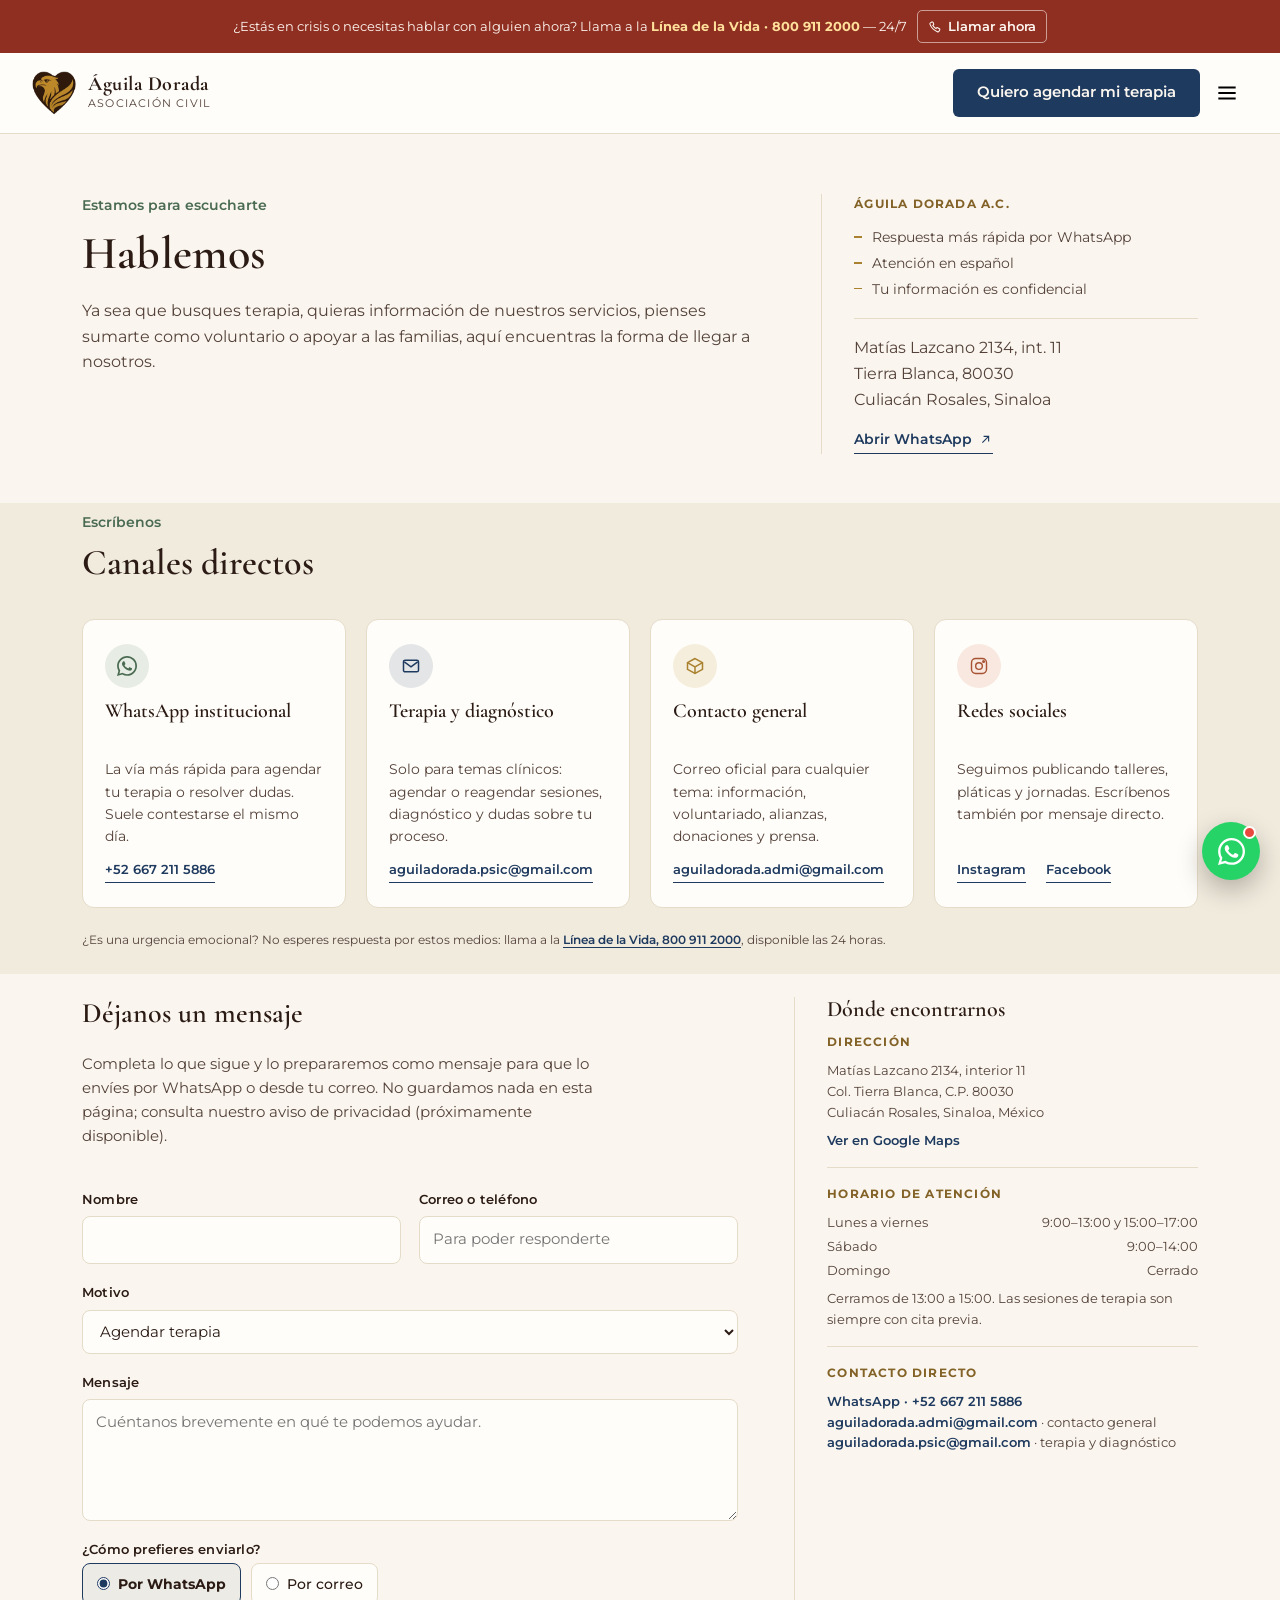
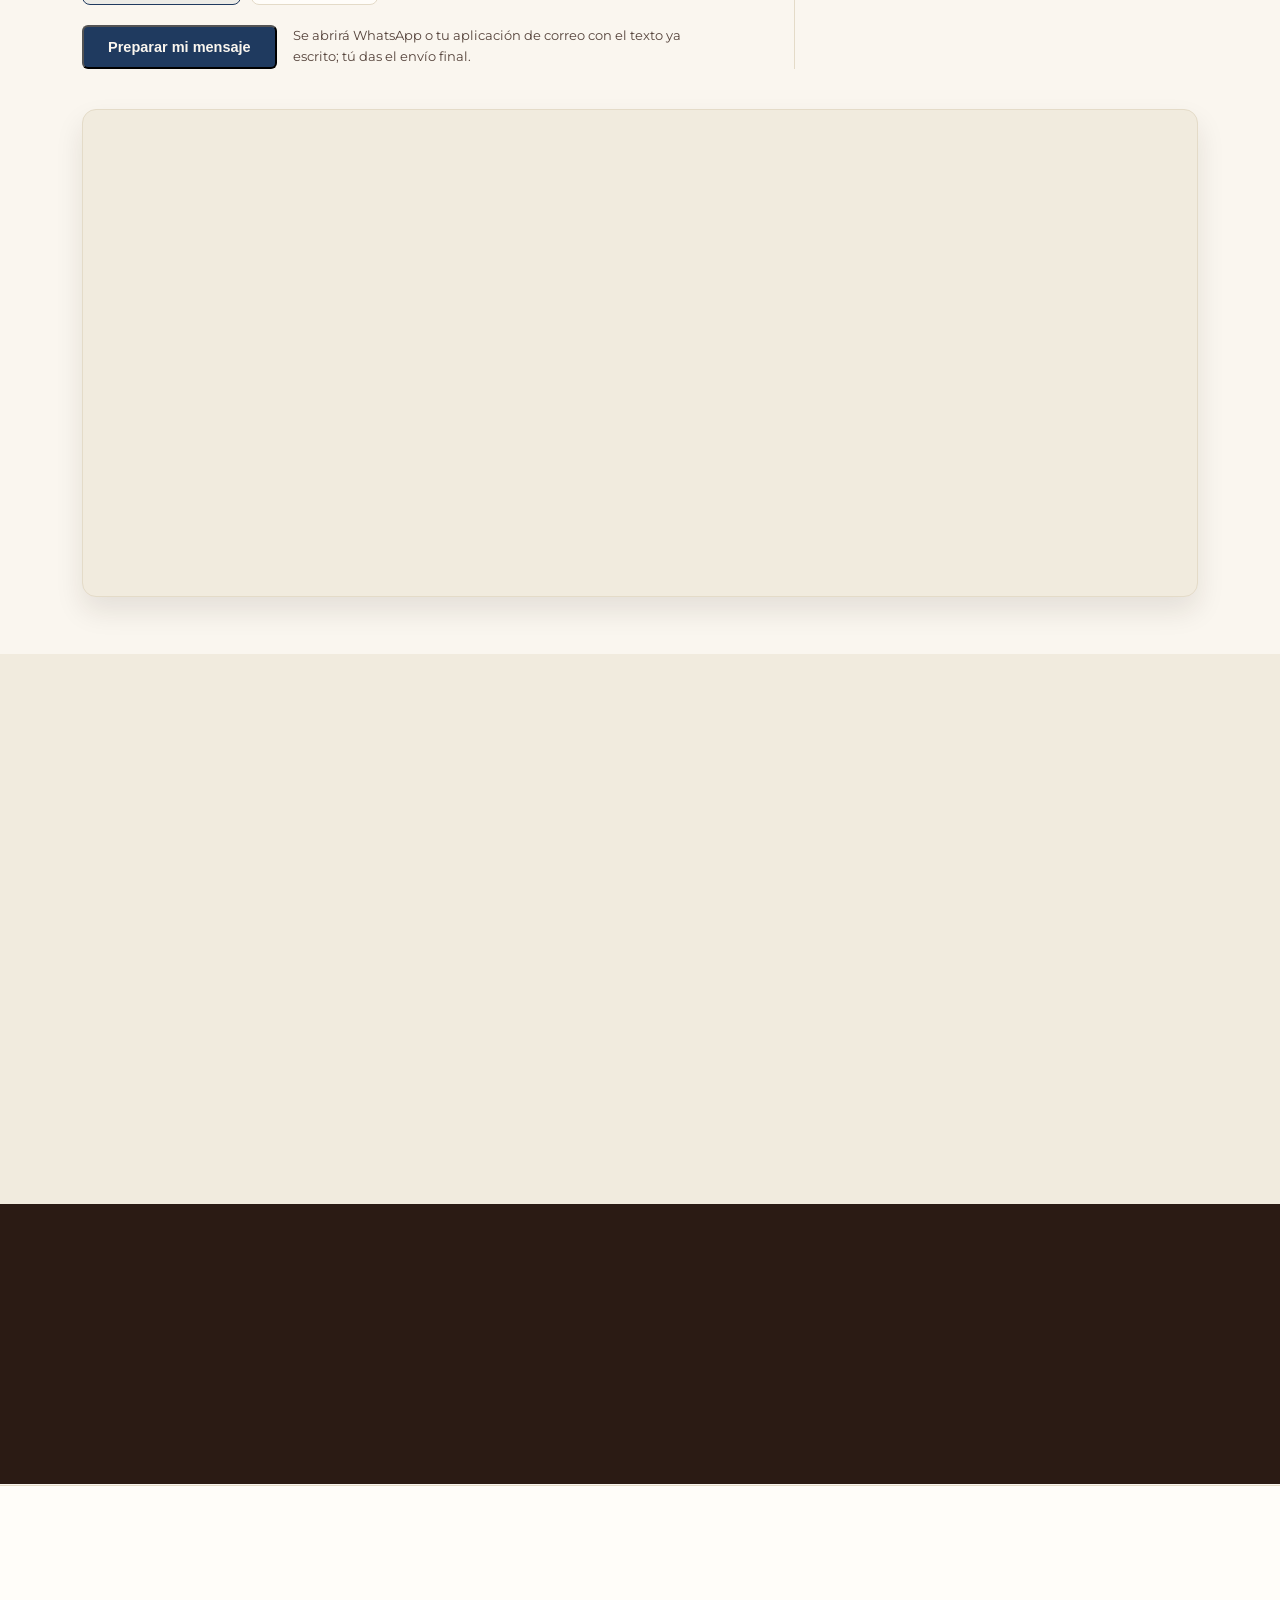
<file: pages/contacto.html>
<!DOCTYPE html>
<html lang="es">

<head>
  <meta charset="UTF-8">
  <meta name="viewport" content="width=device-width, initial-scale=1.0">
  <title>Contacto — Águila Dorada A.C.</title>
  <link rel="canonical" href="https://aguiladorada.org/pages/contacto.html">
  <link rel="icon" type="image/png" href="../assets/images/logo.png">
  <script>document.documentElement.classList.add('js');</script>
  <link rel="stylesheet" href="../styles.css">
  <meta name="description"
    content="Contacta a Águila Dorada A.C. en Culiacán por WhatsApp, correo o nuestro formulario. Agenda terapia, súmate como voluntario o apoya con donaciones.">
  <meta name="theme-color" content="#FAF6EF">
  <meta property="og:type" content="website">
  <meta property="og:url" content="https://aguiladorada.org/pages/contacto.html">
  <meta property="og:site_name" content="Águila Dorada A.C.">
  <meta property="og:locale" content="es_MX">
  <meta property="og:title" content="Contacto — Águila Dorada A.C.">
  <meta property="og:description"
    content="Escríbenos por WhatsApp o correo, o déjanos un mensaje desde el formulario. Estamos en Culiacán, Sinaloa.">
  <meta property="og:image" content="https://aguiladorada.org/assets/og-image.jpg">
  <meta property="og:image:width" content="1200">
  <meta property="og:image:height" content="630">
  <meta property="og:image:type" content="image/jpeg">
  <meta name="twitter:card" content="summary_large_image">
  <meta name="twitter:title" content="Contacto — Águila Dorada A.C.">
  <meta name="twitter:description"
    content="Escríbenos por WhatsApp o correo, o déjanos un mensaje desde el formulario. Estamos en Culiacán, Sinaloa.">
  <meta name="twitter:image" content="https://aguiladorada.org/assets/og-image.jpg">
  <link rel="preconnect" href="https://fonts.googleapis.com">
  <link rel="preconnect" href="https://fonts.gstatic.com" crossorigin>
  <link rel="preload" as="style"
    href="https://fonts.googleapis.com/css2?family=Cormorant+Garamond:wght@600;700&family=Montserrat:wght@400;500;600;700&display=swap"
    onload="this.onload=null;this.rel='stylesheet'">
  <noscript>
    <link
      href="https://fonts.googleapis.com/css2?family=Cormorant+Garamond:wght@600;700&family=Montserrat:wght@400;500;600;700&display=swap"
      rel="stylesheet">
  </noscript>

  <script type="application/ld+json">
{"@context":"https://schema.org","@type":"ContactPage","name":"Contacto — Águila Dorada A.C.","url":"https://aguiladorada.org/pages/contacto.html","about":{"@type":"NGO","name":"Águila Dorada A.C.","url":"https://aguiladorada.org","email":"aguiladorada.admi@gmail.com","telephone":"+52-667-211-5886","address":{"@type":"PostalAddress","streetAddress":"Matías Lazcano 2134, int. 11","addressLocality":"Culiacán Rosales","addressRegion":"Sinaloa","postalCode":"80030","addressCountry":"MX"},"areaServed":"Culiacán","contactPoint":[{"@type":"ContactPoint","contactType":"atención al público","telephone":"+52-667-211-5886","email":"aguiladorada.admi@gmail.com","availableLanguage":["es"]},{"@type":"ContactPoint","contactType":"terapia y diagnóstico","email":"aguiladorada.psic@gmail.com","availableLanguage":["es"]}]}}
  </script>

  <!-- =================================================================
       CÓMO MANTENER ESTA PÁGINA
       -----------------------------------------------------------------
       1. HORARIOS (.ca-hours): tomados del Perfil de Negocio de Google
          (Águila Dorada A.C., Matías Lazcano 2134). Google solo muestra
          públicamente el día en curso: se confirmó jueves 9:00-13:00 y
          15:00-17:00; lunes a viernes igual, sábado 9:00-14:00 y domingo
          cerrado (confirmado por la asociación). Verifica la semana
          completa en el panel de Google Business si algún día cambia.
       2. CORREOS: aguiladorada.admi@gmail.com es el correo OFICIAL para
          cualquier contacto (información, voluntariado, alianzas,
          donaciones, prensa). aguiladorada.psic@gmail.com es SOLO para
          terapia y diagnóstico. Cámbialos si se crean cuentas
          institucionales propias.
       3. El formulario NO envía datos a un servidor: arma un mensaje y
          abre WhatsApp o el correo del visitante (según lo que elija).
          Por correo, "Agendar terapia" y "Diagnóstico psicológico" van a
          psic@; el resto de motivos van a admi@. El número de WhatsApp
          sale de WHATSAPP_NUMBER (mismo criterio que index.html).
       4. MAPA: el iframe apunta a la dirección por búsqueda de Google
          Maps (sin API key). Si cambia el domicilio, actualiza el
          parámetro q= del src y el enlace "Ver en Google Maps".
       ================================================================= -->
  <script type="application/ld+json">
{
  "@context": "https://schema.org",
  "@type": "BreadcrumbList",
  "itemListElement": [
    { "@type": "ListItem", "position": 1, "name": "Inicio", "item": "https://aguiladorada.org/" },
    { "@type": "ListItem", "position": 2, "name": "Contacto", "item": "https://aguiladorada.org/pages/contacto.html" }
  ]
}
</script>
</head>

<body>

  <a href="#main-content" class="skip-link">Saltar al contenido</a>

  <aside class="crisis-bar" aria-label="Atención en crisis">
    <span>¿Estás en crisis o necesitas hablar con alguien ahora? Llama a la <strong>Línea de la Vida · 800 911
        2000</strong> — 24/7</span>
    <a href="tel:8009112000" class="crisis-action"><svg viewBox="0 0 24 24" fill="none" stroke="currentColor"
        stroke-width="1.8">
        <path
          d="M6.6 3.5 4 5c-.8.5-.9 1.6-.5 2.5 2.2 5.5 7.1 10.4 12.6 12.6.9.4 2 .2 2.5-.5l1.5-2.6c.4-.7.2-1.6-.5-2l-3.1-1.8c-.7-.4-1.5-.2-1.9.4l-.9 1.2c-2.4-1.3-4.3-3.2-5.6-5.6l1.2-.9c.6-.4.8-1.2.4-1.9L8.6 4c-.4-.7-1.3-.9-2-.5Z" />
      </svg>Llamar ahora</a>
  </aside>

  <header>
    <div class="nav">
      <a class="brand" href="../index.html" aria-label="Águila Dorada A.C. — Inicio">
        <img class="brand-mark" src="../assets/images/logo.png" width="300" height="276" decoding="async" alt="Águila Dorada A.C. — logo">
        <div class="brand-text">
          <div class="name">Águila Dorada</div>
          <div class="tag">Asociación Civil</div>
        </div>
      </a>
      <nav class="links" aria-label="Principal">
        <a href="../index.html#main-content">Inicio</a>
        <a href="servicios.html">Servicios</a>
        <a href="programas-comunitarios.html">Comunidad</a>
        <a href="../index.html#eventos">Próximos eventos</a>
        <a href="eventos-pasados.html">Eventos pasados</a>
        <a href="nosotros.html">Nosotros</a>
        <a href="voluntariado.html">Voluntariado</a>
        <a href="contacto.html" aria-current="page">Contacto</a>
      </nav>
      <div style="display:flex;align-items:center;gap:6px;">
        <a data-wa href="https://wa.me/526672115886?text=Hola%2C%20me%20gustar%C3%ADa%20agendar%20una%20sesi%C3%B3n%20de%20terapia%20con%20%C3%81guila%20Dorada."
          class="btn btn-navy" target="_blank" rel="noopener noreferrer" aria-label="Quiero agendar mi terapia"><span class="btn-full" aria-hidden="true">Quiero agendar mi
            terapia</span><span class="btn-short" aria-hidden="true">Agendar</span></a>
        <button class="menu-btn" id="menuBtn" aria-label="Abrir menú" aria-expanded="false" aria-controls="mobileNav">
          <svg viewBox="0 0 24 24" fill="none" stroke="currentColor" stroke-width="1.8">
            <path d="M4 7h16M4 12h16M4 17h16" />
          </svg>
        </button>
      </div>
    </div>
    <nav class="mobile-nav" id="mobileNav" aria-label="Menú móvil">
      <a href="../index.html#main-content">Inicio</a>
      <a href="servicios.html">Servicios</a>
      <a href="programas-comunitarios.html">Comunidad</a>
      <a href="../index.html#eventos">Próximos eventos</a>
      <a href="eventos-pasados.html">Eventos pasados</a>
      <a href="nosotros.html">Nosotros</a>
      <a href="voluntariado.html">Voluntariado</a>
      <a href="contacto.html" aria-current="page">Contacto</a>
    </nav>
  </header>

  <main id="main-content">

    <section class="page-head page-head--contact">
      <div class="wrap ph-grid">
        <div class="ph-main">
          <div class="kicker">Estamos para escucharte</div>
          <h1>Hablemos</h1>
          <p>Ya sea que busques terapia, quieras información de nuestros servicios, pienses sumarte como voluntario o
            apoyar a las familias, aquí encuentras la forma de llegar a nosotros.</p>
        </div>

        <aside class="ph-aside" aria-label="Datos de contacto">
          <span class="ph-aside-label">Águila Dorada A.C.</span>
          <ul class="ph-aside-list">
            <li>Respuesta más rápida por WhatsApp</li>
            <li>Atención en español</li>
            <li>Tu información es confidencial</li>
          </ul>
          <p class="ph-aside-meta">Matías Lazcano 2134, int. 11<br>Tierra Blanca, 80030<br>Culiacán Rosales, Sinaloa</p>
          <a class="ph-aside-link" data-wa href="https://wa.me/526672115886" target="_blank" rel="noopener noreferrer">Abrir WhatsApp
            <svg viewBox="0 0 24 24" fill="none" stroke="currentColor" stroke-width="1.8" aria-hidden="true">
              <path d="M7 17 17 7M9 7h8v8" />
            </svg></a>
        </aside>
      </div>
    </section>

    <section class="section-alt contact-methods" aria-label="Canales de contacto">
      <div class="wrap">
        <div class="head-block">
          <div class="kicker">Escríbenos</div>
          <h2>Canales directos</h2>
        </div>
        <div class="cm-grid">

          <article class="cm-card">
            <span class="cm-icon ic-asistencial" aria-hidden="true">
              <svg viewBox="0 0 24 24" fill="currentColor">
                <path
                  d="M17.472 14.382c-.297-.149-1.758-.867-2.03-.967-.273-.099-.471-.148-.671.15-.198.297-.767.966-.94 1.164-.173.199-.347.223-.644.075-.297-.15-1.255-.463-2.39-1.475-.883-.788-1.48-1.761-1.653-2.059-.173-.297-.018-.458.13-.606.134-.133.298-.347.446-.52.149-.174.198-.298.298-.497.099-.198.05-.371-.025-.52-.075-.149-.669-1.612-.916-2.207-.242-.579-.487-.5-.669-.51-.173-.008-.372-.01-.57-.01-.198 0-.52.074-.792.372-.272.297-1.04 1.016-1.04 2.479 0 1.462 1.065 2.875 1.213 3.074.149.198 2.096 3.2 5.077 4.487.709.306 1.262.489 1.694.625.712.227 1.36.195 1.871.118.571-.085 1.758-.719 2.006-1.413.248-.694.248-1.289.173-1.413-.074-.124-.272-.198-.57-.347m-5.421 7.403h-.004a9.87 9.87 0 01-5.031-1.378l-.361-.214-3.741.982.998-3.648-.235-.374a9.86 9.86 0 01-1.51-5.26c.001-5.45 4.436-9.884 9.888-9.884 2.64 0 5.122 1.03 6.988 2.898a9.825 9.825 0 012.893 6.994c-.003 5.45-4.437 9.884-9.885 9.884M20.52 3.449C18.24 1.245 15.24 0 12.045 0 5.463 0 .104 5.36.101 11.943c0 2.104.549 4.158 1.595 5.968L0 24l6.335-1.652a11.882 11.882 0 005.71 1.494h.005c6.582 0 11.941-5.36 11.944-11.943 0-3.19-1.24-6.187-3.494-8.45" />
              </svg>
            </span>
            <h3>WhatsApp institucional</h3>
            <p>La vía más rápida para agendar tu terapia o resolver dudas. Suele contestarse el mismo día.</p>
            <a class="cm-link" data-wa
              href="https://wa.me/526672115886?text=Hola%2C%20escribo%20desde%20la%20p%C3%A1gina%20de%20contacto%20de%20%C3%81guila%20Dorada."
              target="_blank" rel="noopener noreferrer">+52 667 211 5886</a>
          </article>

          <article class="cm-card">
            <span class="cm-icon ic-educativo" aria-hidden="true">
              <svg viewBox="0 0 24 24" fill="none" stroke="currentColor" stroke-width="1.8">
                <rect x="3" y="5" width="18" height="14" rx="2" />
                <path d="m4 7 8 6 8-6" />
              </svg>
            </span>
            <h3>Terapia y diagnóstico</h3>
            <p>Solo para temas clínicos: agendar o reagendar sesiones, diagnóstico y dudas sobre tu proceso.</p>
            <a class="cm-link" href="mailto:aguiladorada.psic@gmail.com">aguiladorada.psic@gmail.com</a>
          </article>

          <article class="cm-card">
            <span class="cm-icon ic-comunidad" aria-hidden="true">
              <svg viewBox="0 0 24 24" fill="none" stroke="currentColor" stroke-width="1.8">
                <path d="M12 3 3 8v8l9 5 9-5V8l-9-5Z" />
                <path d="M3 8l9 5 9-5M12 13v8" />
              </svg>
            </span>
            <h3>Contacto general</h3>
            <p>Correo oficial para cualquier tema: información, voluntariado, alianzas, donaciones y prensa.</p>
            <a class="cm-link" href="mailto:aguiladorada.admi@gmail.com">aguiladorada.admi@gmail.com</a>
          </article>

          <article class="cm-card">
            <span class="cm-icon ic-cultural" aria-hidden="true">
              <svg viewBox="0 0 24 24" fill="none" stroke="currentColor" stroke-width="1.7">
                <rect x="3" y="3" width="18" height="18" rx="5" />
                <circle cx="12" cy="12" r="4" />
                <circle cx="17.5" cy="6.5" r="1" />
              </svg>
            </span>
            <h3>Redes sociales</h3>
            <p>Seguimos publicando talleres, pláticas y jornadas. Escríbenos también por mensaje directo.</p>
            <div class="cm-link-row">
              <a class="cm-link" href="https://www.instagram.com/aguiladoradaac/" target="_blank" rel="noopener noreferrer">Instagram</a>
              <a class="cm-link" href="https://www.facebook.com/aguiladoradaac" target="_blank" rel="noopener noreferrer">Facebook</a>
            </div>
          </article>

        </div>

        <p class="cm-note" style="margin-top:22px;">
          ¿Es una urgencia emocional? No esperes respuesta por estos medios: llama a la
          <a href="tel:8009112000" style="color:var(--navy);font-weight:600;border-bottom:1.5px solid currentColor;">Línea
            de la Vida, 800 911 2000</a>, disponible las 24 horas.
        </p>
      </div>
    </section>

    <section class="contact-body" aria-label="Formulario de contacto">
      <div class="wrap contact-grid">

        <form class="contact-form" id="contactForm" novalidate>
          <h2>Déjanos un mensaje</h2>
          <p class="cf-lede">Completa lo que sigue y lo prepararemos como mensaje para que lo envíes por WhatsApp o
            desde tu correo. No guardamos nada en esta página; consulta nuestro aviso de privacidad (próximamente disponible).</p>

          <div class="cf-row">
            <div class="cf-field">
              <label for="cf-nombre">Nombre</label>
              <input type="text" id="cf-nombre" name="nombre" autocomplete="name" required>
            </div>
            <div class="cf-field">
              <label for="cf-contacto">Correo o teléfono</label>
              <input type="text" id="cf-contacto" name="contacto" autocomplete="email"
                placeholder="Para poder responderte">
            </div>
          </div>

          <div class="cf-field">
            <label for="cf-motivo">Motivo</label>
            <select id="cf-motivo" name="motivo" required>
              <option value="Agendar terapia">Agendar terapia</option>
              <option value="Información de servicios">Información de servicios</option>
              <option value="Diagnóstico psicológico">Diagnóstico psicológico</option>
              <option value="Voluntariado">Quiero ser voluntario</option>
              <option value="Donaciones y apoyo">Donaciones y apoyo</option>
              <option value="Eventos y talleres">Eventos y talleres</option>
              <option value="Alianzas institucionales">Alianzas institucionales</option>
              <option value="Otro">Otro</option>
            </select>
          </div>

          <div class="cf-field">
            <label for="cf-mensaje">Mensaje</label>
            <textarea id="cf-mensaje" name="mensaje" required
              placeholder="Cuéntanos brevemente en qué te podemos ayudar."></textarea>
          </div>

          <fieldset class="cf-choice">
            <legend>¿Cómo prefieres enviarlo?</legend>
            <div class="opts">
              <label><input type="radio" name="medio" value="whatsapp" checked><span>Por WhatsApp</span></label>
              <label><input type="radio" name="medio" value="correo"><span>Por correo</span></label>
            </div>
          </fieldset>

          <div class="cf-actions">
            <button type="submit" class="btn btn-navy">Preparar mi mensaje</button>
            <span class="cf-hint">Se abrirá WhatsApp o tu aplicación de correo con el texto ya escrito; tú das el envío
              final.</span>
          </div>
        </form>

        <div class="contact-aside">
          <h2>Dónde encontrarnos</h2>

          <div class="ca-block">
            <span class="ca-label">Dirección</span>
            <p>Matías Lazcano 2134, interior 11<br>Col. Tierra Blanca, C.P. 80030<br>Culiacán Rosales, Sinaloa, México</p>
            <p style="margin-top:8px;">
              <a
                href="https://www.google.com/maps/search/?api=1&query=Mat%C3%ADas%20Lazcano%202134%2C%20Tierra%20Blanca%2C%2080030%20Culiac%C3%A1n%20Rosales%2C%20Sinaloa"
                target="_blank" rel="noopener noreferrer">Ver en Google Maps</a>
            </p>
          </div>

          <div class="ca-block">
            <span class="ca-label">Horario de atención</span>
            <ul class="ca-hours">
              <li><span>Lunes a viernes</span><span>9:00–13:00 y 15:00–17:00</span></li>
              <li><span>Sábado</span><span>9:00–14:00</span></li>
              <li><span>Domingo</span><span>Cerrado</span></li>
            </ul>
            <p style="margin-top:8px;">Cerramos de 13:00 a 15:00. Las sesiones de terapia son siempre con cita previa.</p>
          </div>

          <div class="ca-block">
            <span class="ca-label">Contacto directo</span>
            <p>
              <a data-wa href="https://wa.me/526672115886" target="_blank" rel="noopener noreferrer">WhatsApp · +52 667
                211 5886</a><br>
              <a href="mailto:aguiladorada.admi@gmail.com">aguiladorada.admi@gmail.com</a> · contacto general<br>
              <a href="mailto:aguiladorada.psic@gmail.com">aguiladorada.psic@gmail.com</a> · terapia y diagnóstico
            </p>
          </div>
        </div>

      </div>
    </section>

    <section class="contact-map" aria-label="Ubicación en el mapa">
      <div class="wrap">
        <div class="map-frame">
          <iframe
            src="https://www.google.com/maps?q=Mat%C3%ADas%20Lazcano%202134%2C%20Tierra%20Blanca%2C%2080030%20Culiac%C3%A1n%20Rosales%2C%20Sinaloa&output=embed"
            title="Mapa con la ubicación de Águila Dorada A.C. en Culiacán" loading="lazy"
            referrerpolicy="no-referrer-when-downgrade"></iframe>
        </div>
      </div>
    </section>

    <section class="section-alt" aria-label="Antes de escribirnos">
      <div class="wrap">
        <div class="head-block">
          <div class="kicker">Preguntas frecuentes</div>
          <h2>Antes de escribirnos</h2>
        </div>
        <div class="info-card">
          <div class="info-row">
            <span class="i-icon" aria-hidden="true"><svg viewBox="0 0 24 24" fill="none" stroke="currentColor"
                stroke-width="1.8">
                <path d="M12 8v4m0 4h.01M12 3l9 16H3l9-16Z" />
              </svg></span>
            <div>
              <h3>¿Cuánto tarda la respuesta?</h3>
              <p>Por WhatsApp normalmente el mismo día hábil. Por correo puede tomar de uno a dos días.</p>
            </div>
          </div>
          <div class="info-row">
            <span class="i-icon" aria-hidden="true"><svg viewBox="0 0 24 24" fill="none" stroke="currentColor"
                stroke-width="1.8">
                <path d="M12 1v6m0 10v6M4.2 4.2l4.3 4.3m7 7 4.3 4.3M1 12h6m10 0h6" />
              </svg></span>
            <div>
              <h3>¿La terapia tiene costo?</h3>
              <p>Manejamos cuotas accesibles y ajustadas a tu situación. Lo revisamos contigo al agendar, sin
                compromiso.</p>
            </div>
          </div>
          <div class="info-row">
            <span class="i-icon" aria-hidden="true"><svg viewBox="0 0 24 24" fill="none" stroke="currentColor"
                stroke-width="1.8">
                <path d="M7 10V7a5 5 0 0 1 10 0v3M5 10h14v10H5V10Z" />
              </svg></span>
            <div>
              <h3>¿Qué pasa con mis datos?</h3>
              <p>Lo que nos compartas se usa solo para responderte y dar seguimiento a tu proceso. No lo compartimos
                con terceros.</p>
            </div>
          </div>
          <div class="info-row">
            <span class="i-icon" aria-hidden="true"><svg viewBox="0 0 24 24" fill="none" stroke="currentColor"
                stroke-width="1.8">
                <path d="M12 21s-7-4.4-9.5-9A5.5 5.5 0 0 1 12 6a5.5 5.5 0 0 1 9.5 6c-2.5 4.6-9.5 9-9.5 9Z" />
              </svg></span>
            <div>
              <h3>Estoy en crisis ahora</h3>
              <p>Llama de inmediato a la Línea de la Vida: <strong>800 911 2000</strong>, gratuita y disponible 24/7.
                Este formulario no es un canal de urgencias.</p>
            </div>
          </div>
        </div>
      </div>
    </section>

    <section class="team-close">
      <div class="wrap">
        <h2>Da el primer paso</h2>
        <p>No necesitas tener todo claro para escribirnos. Cuéntanos dónde estás y lo vemos juntos.</p>
        <div class="btn-row">
          <a data-wa
            href="https://wa.me/526672115886?text=Hola%2C%20me%20gustar%C3%ADa%20agendar%20una%20sesi%C3%B3n%20de%20terapia%20con%20%C3%81guila%20Dorada."
            class="btn btn-gold" target="_blank" rel="noopener noreferrer">Quiero agendar mi terapia</a>
          <a href="servicios.html" class="btn btn-ghost-light">Conoce nuestros servicios</a>
        </div>
      </div>
    </section>

  </main>

  <footer>
    <div class="wrap">
      <div class="foot-grid">
        <div class="foot-brand">
          <div class="brand">
            <img class="brand-mark" src="../assets/images/logo.png" loading="lazy" decoding="async" width="300" height="276"
              alt="Águila Dorada A.C. — logo">
            <div class="brand-text">
              <div class="name">Águila Dorada A.C.</div>
              <div class="tag">Asociación Civil</div>
            </div>
          </div>
          <p>"Acompañamos, fortalecemos y transformamos vidas." Salud mental accesible para Culiacán y su comunidad.</p>
          <div class="socials">
            <a href="https://www.facebook.com/aguiladoradaac" aria-label="Facebook" target="_blank"
              rel="noopener noreferrer"><svg viewBox="0 0 24 24" fill="currentColor">
                <path
                  d="M13.5 22v-8h2.7l.5-3.2h-3.2V8.9c0-.9.3-1.5 1.7-1.5h1.6V4.5C15.9 4.4 14.9 4 13.7 4c-2.5 0-4.2 1.5-4.2 4.3v2.5H6.8v3.2h2.7v8h4Z" />
              </svg></a>
            <a href="https://www.instagram.com/aguiladoradaac?stkn=MXRkZHAwYmRkMmg5Yg%3D%3D&amp;utm_source=qr"
              aria-label="Instagram" target="_blank" rel="noopener noreferrer"><svg viewBox="0 0 24 24" fill="none"
                stroke="currentColor" stroke-width="1.6">
                <rect x="3" y="3" width="18" height="18" rx="5" />
                <circle cx="12" cy="12" r="4" />
                <circle cx="17.5" cy="6.5" r="1" />
              </svg></a>
          </div>
        </div>
        <div class="foot-col">
          <h3>Enlaces rápidos</h3>
          <ul>
            <li><a href="../index.html#main-content">Inicio</a></li>
            <li><a href="nosotros.html">Nosotros</a></li>
            <li><a href="servicios.html">Servicios</a></li>
            <li><a href="programas-comunitarios.html">Comunidad</a></li>
            <li><a href="../index.html#eventos">Próximos eventos</a></li>
            <li><a href="eventos-pasados.html">Eventos pasados</a></li>
            <li><a href="voluntariado.html">Voluntariado</a></li>
            <li><a href="contacto.html" aria-current="page">Contacto</a></li>
          </ul>
        </div>
        <div class="foot-col">
          <h3>Servicios</h3>
          <ul>
            <li><a href="servicios.html">Terapia</a></li>
            <li><a href="servicios.html">Diagnóstico</a></li>
          </ul>
          <h3 style="margin-top:20px;">Actividades comunitarias</h3>
          <ul>
            <li><a href="programas-comunitarios.html#comunidad">Reuniones de comunidad quincenales</a></li>
            <li><a href="programas-comunitarios.html#educativo">Educativos</a></li>
            <li><a href="programas-comunitarios.html#cultural">Culturales</a></li>
            <li><a href="programas-comunitarios.html#asistencial">Asistenciales</a></li>
          </ul>
        </div>
        <div class="foot-col" id="contacto">
          <h3>Contacto</h3>
          <address>
            <ul>
              <li><a data-wa href="https://wa.me/526672115886" target="_blank" rel="noopener noreferrer">WhatsApp
                  institucional</a></li>
              <li class="foot-hours">Horario de atención<br>
                Lunes a viernes: 9:00–13:00 y 15:00–17:00.<br>
                Sábado: 9:00–14:00.<br>
                Domingo: cerrado.<br>
                Las sesiones de terapia siempre son con cita previa.</li>
              <li style="margin-top:1em;"><a href="mailto:aguiladorada.admi@gmail.com">aguiladorada.admi@gmail.com</a></li>
              <li>Matías Lazcano 2134, int. 11<br>Tierra Blanca, 80030<br>Culiacán Rosales, Sinaloa, México</li>
            </ul>
          </address>
        </div>
      </div>
      <div class="foot-bottom">
        <span>© 2026 Águila Dorada A.C. — Asociación Civil. Todos los derechos reservados.</span>
        <!-- PRIVACIDAD AÚN NO DESPLEGADA: el aviso de privacidad no se publica todavía. Cuando esté listo, quita este comentario para reactivar el enlace del pie.
        <a class="foot-legal" href="privacidad.html">Aviso de privacidad</a> -->
        <span class="privacy-note"><svg viewBox="0 0 24 24" fill="none" stroke="currentColor" stroke-width="1.8"
            aria-hidden="true">
            <path d="M7 10V7a5 5 0 0 1 10 0v3M5 10h14v10H5V10Z" />
          </svg>Tu privacidad es nuestra prioridad</span>
      </div>
    </div>
  </footer>

  <!-- Chatbot flotante: árbol de decisión sin backend ni IA (ver TREE más
       abajo). Guía a Terapia/Eventos/Voluntariado/Contacto/Nosotros/
       Donativos/Crisis y termina siempre en un enlace real a WhatsApp,
       tel: o una página del sitio. -->
  <div class="chatbot-widget">
    <div class="chatbot-panel" id="chatbotPanel" role="dialog" aria-modal="false" aria-label="Chat de preguntas frecuentes"
      hidden>
      <div class="chatbot-head">
        <div class="chatbot-avatar">
          <img src="../assets/images/logo.png" alt="" width="40" height="40">
          <span class="chatbot-online-dot" aria-hidden="true"></span>
        </div>
        <div class="chatbot-head-text">
          <div class="chatbot-name">Águila Dorada</div>
          <div class="chatbot-tag">Asistente virtual</div>
        </div>
        <button type="button" class="chatbot-close-btn" id="chatbotCloseBtn" aria-label="Cerrar chat">
          <svg viewBox="0 0 24 24" fill="none" stroke="currentColor" stroke-width="2">
            <path d="M6 6l12 12M18 6 6 18" />
          </svg>
        </button>
      </div>
      <div class="chatbot-body" id="chatbotBody" role="log" aria-live="polite"></div>
    </div>
    <button type="button" class="chatbot-fab has-badge" id="chatbotFab" aria-haspopup="dialog" aria-expanded="false"
      aria-controls="chatbotPanel" aria-label="Abrir chat de preguntas frecuentes">
      <span class="chatbot-fab-dot" aria-hidden="true"></span>
      <svg class="ic-chat" viewBox="0 0 24 24" fill="currentColor" aria-hidden="true">
        <path
          d="M17.472 14.382c-.297-.149-1.758-.867-2.03-.967-.273-.099-.471-.148-.671.15-.198.297-.767.966-.94 1.164-.173.199-.347.223-.644.075-.297-.15-1.255-.463-2.39-1.475-.883-.788-1.48-1.761-1.653-2.059-.173-.297-.018-.458.13-.606.134-.133.298-.347.446-.52.149-.174.198-.298.298-.497.099-.198.05-.371-.025-.52-.075-.149-.669-1.612-.916-2.207-.242-.579-.487-.5-.669-.51-.173-.008-.372-.01-.57-.01-.198 0-.52.074-.792.372-.272.297-1.04 1.016-1.04 2.479 0 1.462 1.065 2.875 1.213 3.074.149.198 2.096 3.2 5.077 4.487.709.306 1.262.489 1.694.625.712.227 1.36.195 1.871.118.571-.085 1.758-.719 2.006-1.413.248-.694.248-1.289.173-1.413-.074-.124-.272-.198-.57-.347m-5.421 7.403h-.004a9.87 9.87 0 01-5.031-1.378l-.361-.214-3.741.982.998-3.648-.235-.374a9.86 9.86 0 01-1.51-5.26c.001-5.45 4.436-9.884 9.888-9.884 2.64 0 5.122 1.03 6.988 2.898a9.825 9.825 0 012.893 6.994c-.003 5.45-4.437 9.884-9.885 9.884M20.52 3.449C18.24 1.245 15.24 0 12.045 0 5.463 0 .104 5.36.101 11.943c0 2.104.549 4.158 1.595 5.968L0 24l6.335-1.652a11.882 11.882 0 005.71 1.494h.005c6.582 0 11.941-5.36 11.944-11.943 0-3.19-1.24-6.187-3.494-8.45" />
      </svg>
      <svg class="ic-close" viewBox="0 0 24 24" fill="none" stroke="currentColor" stroke-width="2">
        <path d="M6 6l12 12M18 6 6 18" />
      </svg>
    </button>
  </div>

  <script>
    // Fuente única del número de WhatsApp institucional (mismo criterio que index.html).
    const WHATSAPP_NUMBER = '526672115886';
    document.querySelectorAll('[data-wa]').forEach((link) => {
      link.href = link.href.replace(/wa\.me\/\d+/, `wa.me/${WHATSAPP_NUMBER}`);
    });

    const menuBtn = document.getElementById('menuBtn');
    const mobileNav = document.getElementById('mobileNav');
    menuBtn.addEventListener('click', () => {
      const isOpen = mobileNav.classList.toggle('open');
      menuBtn.setAttribute('aria-expanded', isOpen ? 'true' : 'false');
    });
    mobileNav.querySelectorAll('a').forEach(a => a.addEventListener('click', () => {
      mobileNav.classList.remove('open');
      menuBtn.setAttribute('aria-expanded', 'false');
    }));
    document.addEventListener('keydown', (e) => {
      if (e.key === 'Escape' && mobileNav.classList.contains('open')) {
        mobileNav.classList.remove('open');
        menuBtn.setAttribute('aria-expanded', 'false');
        menuBtn.focus();
      }
    });

    // Header compacto al hacer scroll (mismo criterio que index.html).
    (function initHeaderScroll() {
      const header = document.querySelector('header');
      if (!header) return;
      const onScroll = () => header.classList.toggle('is-scrolled', window.scrollY > 8);
      onScroll();
      window.addEventListener('scroll', onScroll, { passive: true });
    })();

    // Chatbot flotante: árbol de decisión por reglas, sin IA ni backend.
    // Todo el contenido vive en TREE (dos niveles: tema -> sub-pregunta).
    // La mayoría de las hojas son solo informativas (sin WhatsApp) para
    // resolver la duda ahí mismo; solo las hojas de "acción" (agendar,
    // postularme, escribir, donar, crisis) ofrecen WhatsApp/tel/enlace.
    // Copia de la misma estructura de index.html, con rutas relativas
    // ajustadas al vivir dentro de pages/.
    const EVENTOS_HREF = '../index.html#eventos';
    const DONAR_HREF = '../index.html#donar';
    const TREE = [
      {
        id: 'terapia',
        label: 'Terapia y diagnóstico',
        children: [
          {
            id: 'terapia-incluye',
            label: '¿Qué incluye la terapia?',
            message: 'Atención psicológica <strong>individual</strong>, presencial o en línea, en un espacio confidencial y sin juicio.',
            quickAction: 'terapia-agendar',
          },
          {
            id: 'terapia-diagnostico',
            label: '¿Cómo es el proceso de diagnóstico?',
            message: 'Nuestro equipo de psicología clínica realiza <strong>entrevistas</strong> y <strong>pruebas especializadas</strong> para evaluar tu estado de salud mental, entregándote un diagnóstico preciso y un plan de tratamiento a tu medida. Es un servicio aparte de la terapia.',
            quickAction: 'terapia-agendar',
          },
          {
            id: 'terapia-necesito-diagnostico',
            label: '¿Necesito diagnóstico antes de ir a terapia?',
            message: '<strong>No.</strong> Puedes agendar terapia directamente; el diagnóstico es para cuando buscas específicamente una evaluación psicológica formal.',
            quickAction: 'terapia-agendar',
          },
          {
            id: 'terapia-costo',
            label: '¿Cuánto cuesta?',
            message: 'Entre <strong>$150 y $350 MXN</strong> por sesión. Aplicamos un estudio socioeconómico para definir un monto justo a pagar por el servicio; lo hacemos en tu primera consulta, no al agendar.',
            quickAction: 'terapia-agendar',
          },
          {
            id: 'terapia-proceso',
            label: '¿Cómo empiezo?',
            message: '<ol><li><strong>Escríbenos:</strong> nos cuentas brevemente qué buscas.</li><li><strong>Primera cita:</strong> presencial, o en línea si no puedes acceder a nuestras oficinas o eres foráneo/a; ahí hacemos el estudio socioeconómico y definimos tu cuota.</li><li><strong>Seguimiento:</strong> una sesión cada 15 días; en caso de ser necesario, la frecuencia puede modificarse.</li></ol>',
            quickAction: 'terapia-agendar',
          },
          {
            id: 'terapia-quien-atiende',
            label: '¿Quién me atiende?',
            message: 'La <strong>M.C. Maricela Cázarez</strong>, psicóloga con cédula profesional, encabeza la atención. El resto del equipo brinda orientación psicológica como pasantes en práctica supervisada por ella.',
            quickAction: 'terapia-agendar',
          },
          {
            id: 'terapia-agendar',
            label: 'Quiero agendar mi cita',
            gold: true,
            message: 'Perfecto. Escríbenos por WhatsApp y coordinamos tu primera cita, o revisa el detalle completo en Servicios.',
            actions: [
              { type: 'wa', label: 'Agendar por WhatsApp', text: 'Hola, me gustaría agendar una sesión de terapia con Águila Dorada.' },
              { type: 'link', label: 'Ver la página de Servicios', href: 'servicios.html' },
            ],
          },
        ],
      },
      {
        id: 'eventos',
        label: 'Eventos y comunidad',
        children: [
          {
            id: 'eventos-tipos',
            label: '¿Qué tipo de eventos hacen?',
            message: '<ul><li><strong>Comunidad:</strong> reuniones quincenales de escucha y acompañamiento.</li><li><strong>Educativo:</strong> talleres y pláticas de bienestar emocional.</li><li><strong>Cultural:</strong> encuentros de arte, música y lectura.</li><li><strong>Asistencial:</strong> jornadas de apoyo con víveres.</li></ul>',
          },
          {
            id: 'eventos-costo',
            label: '¿Tienen costo?',
            message: 'La mayoría son <strong>de costo mínimo accesible</strong>. Algunas conferencias tienen una cuota de recuperación, indicada en cada convocatoria.',
          },
          {
            id: 'eventos-ver-proximos',
            label: 'Ver próximos eventos',
            message: 'Aquí tienes las próximas fechas confirmadas.',
            actions: [{ type: 'link', label: 'Ver próximos eventos', href: EVENTOS_HREF }],
          },
          {
            id: 'eventos-ver-pasados',
            label: 'Ver eventos pasados',
            message: 'Puedes ver la memoria de talleres y conferencias anteriores, con evidencia de cada actividad.',
            actions: [{ type: 'link', label: 'Ver eventos pasados', href: 'eventos-pasados.html' }],
          },
        ],
      },
      {
        id: 'voluntariado',
        label: 'Voluntariado',
        children: [
          {
            id: 'vol-urgente',
            label: '¿Qué áreas necesitan voluntarios ahora?',
            message: 'Apoyan a toda la asociación por igual, así que son la prioridad hoy:<ul><li><strong>Marketing y promoción</strong></li><li><strong>Gestión de eventos</strong></li><li><strong>Ventas y llenado de cupos</strong></li><li><strong>Difusión y contenido</strong></li></ul>',
            quickAction: 'vol-postular',
          },
          {
            id: 'vol-otras',
            label: '¿Qué otras áreas hay?',
            message: 'Reciben voluntariado de forma continua:<ul><li><strong>Talleres y eventos educativos</strong></li><li><strong>Cultural y artes expresivas</strong></li><li><strong>Asistencial:</strong> jornadas de víveres</li></ul>',
            quickAction: 'vol-postular',
          },
          {
            id: 'vol-experiencia',
            label: '¿Necesito experiencia previa?',
            message: '<strong>No</strong>, para la mayoría de las áreas no. Cada una tiene su propio nivel de requisitos (algunas piden solo disponibilidad); te orientamos para encontrar dónde encajas mejor.',
            quickAction: 'vol-postular',
          },
          {
            id: 'vol-postular',
            label: 'Quiero postularme',
            gold: true,
            message: 'En la página de Voluntariado puedes elegir tu área exacta, cada una con su propio botón de WhatsApp; o escríbenos directo y te orientamos.',
            actions: [
              { type: 'link', label: 'Ver áreas de voluntariado', href: 'voluntariado.html' },
              { type: 'wa', label: 'Escribir por WhatsApp', text: 'Hola, me interesa ser voluntario/a en Águila Dorada.' },
            ],
          },
        ],
      },
      {
        id: 'contacto',
        label: 'Contacto y horarios',
        children: [
          {
            id: 'contacto-horario',
            label: 'Horario de atención',
            message: '<strong>Lunes a viernes:</strong> 9:00–13:00 y 15:00–17:00.<br><strong>Sábado:</strong> 9:00–14:00.<br><strong>Domingo:</strong> cerrado.<br>Las sesiones de terapia siempre son con cita previa.',
          },
          {
            id: 'contacto-direccion',
            label: 'Dirección',
            message: 'Matías Lazcano 2134, interior 11, Col. Tierra Blanca, C.P. 80030, Culiacán Rosales, Sinaloa.',
            actions: [{ type: 'link', label: 'Ver en Google Maps', href: 'https://www.google.com/maps/search/?api=1&query=Mat%C3%ADas%20Lazcano%202134%2C%20Tierra%20Blanca%2C%2080030%20Culiac%C3%A1n%20Rosales%2C%20Sinaloa', external: true }],
          },
          {
            id: 'contacto-correo',
            label: 'Correo electrónico',
            message: '<strong>aguiladorada.admi@gmail.com</strong> para contacto general.<br><strong>aguiladorada.psic@gmail.com</strong> específicamente para terapia y diagnóstico.',
          },
          {
            id: 'contacto-ver',
            label: 'Ver todas las formas de contacto',
            message: 'En la página de Contacto tienes el formulario, WhatsApp, correo, mapa y horarios en un solo lugar.',
            actions: [
              { type: 'link', label: 'Ver página de Contacto', href: 'contacto.html' },
              { type: 'wa', label: 'Escribir por WhatsApp', text: 'Hola, tengo una pregunta para Águila Dorada.' },
            ],
          },
        ],
      },
      {
        id: 'nosotros',
        label: 'Sobre Águila Dorada',
        children: [
          {
            id: 'nosotros-que-es',
            label: '¿Quiénes son?',
            message: 'Águila Dorada A.C. es una <strong>asociación civil</strong> (actualmente en proceso de constitución) dedicada a la salud mental y el bienestar emocional en Culiacán y sus alrededores.',
          },
          {
            id: 'nosotros-mision',
            label: 'Nuestra misión',
            message: '<em>"Acompañamos, fortalecemos y transformamos vidas."</em><br>Salud mental accesible para Culiacán y su comunidad.',
          },
          {
            id: 'nosotros-equipo',
            label: '¿Quién forma el equipo?',
            message: 'Un equipo de <strong>7 fundadores</strong> dirige la asociación, más un equipo de psicología encabezado por la <strong>M.C. Maricela Cázarez</strong>, psicóloga con cédula profesional.',
          },
          {
            id: 'nosotros-ver',
            label: 'Ver página de Nosotros',
            message: 'Conoce a todo el equipo, con fotos y el rol de cada quien.',
            actions: [{ type: 'link', label: 'Ver página de Nosotros', href: 'nosotros.html' }],
          },
        ],
      },
      {
        id: 'donativos',
        label: 'Donativos',
        children: [
          {
            id: 'donar-dinero',
            label: '¿Cómo puedo donar dinero?',
            message: 'Por <strong>transferencia bancaria</strong>. Los datos completos (banco, CLABE y concepto) y el botón para compartir tu comprobante están en la sección de donativos de la página de inicio.',
            actions: [{ type: 'link', label: 'Ver datos para donar', href: DONAR_HREF }],
          },
          {
            id: 'donar-viveres',
            label: '¿Aceptan víveres?',
            message: 'Sí: sopa, arroz, frijol, lenteja, aceite, atún, enlatados y más.<br><strong>Requisito:</strong> productos cerrados, en buen estado, con más de 6 meses de caducidad (sin vidrio).',
            actions: [{ type: 'link', label: 'Ver dónde llevarlos', href: DONAR_HREF }],
          },
          {
            id: 'donar-tiempo',
            label: 'Quiero donar mi tiempo',
            message: 'También puedes apoyar como voluntario/a; no necesitas experiencia previa.',
            actions: [{ type: 'link', label: 'Ver voluntariado', href: 'voluntariado.html' }],
          },
        ],
      },
      {
        id: 'crisis',
        label: 'Estoy en crisis ahora',
        urgent: true,
        message: 'Si estás en crisis ahora, llama de inmediato a la <strong>Línea de la Vida: 800 911 2000</strong>, gratuita y disponible 24/7. Agendar terapia no es un canal de urgencias.',
        actions: [
          { type: 'tel', label: 'Llamar ahora', href: 'tel:8009112000' },
        ],
      },
    ];

    // Índice plano id -> nodo, para resolver los botones de acceso rápido
    // (quickAction) que se agregan a las respuestas de una misma pestaña.
    const NODE_INDEX = {};
    (function indexChatbotNodes(nodes) {
      nodes.forEach((node) => {
        NODE_INDEX[node.id] = node;
        if (node.children) indexChatbotNodes(node.children);
      });
    })(TREE);

    const chatbotFab = document.getElementById('chatbotFab');
    const chatbotPanel = document.getElementById('chatbotPanel');
    const chatbotBody = document.getElementById('chatbotBody');
    const chatbotCloseBtn = document.getElementById('chatbotCloseBtn');
    let chatbotOpen = false;
    let chatbotPath = []; // pila de nodos desde la raíz hasta la pantalla actual

    function renderChatbotOptions(items, isRoot) {
      if (isRoot) {
        const greeting = document.createElement('div');
        greeting.className = 'chatbot-msg';
        greeting.textContent = 'Hola 👋 Soy el asistente virtual de Águila Dorada. ¿Sobre qué te gustaría saber más?';
        chatbotBody.appendChild(greeting);
      } else {
        const back = document.createElement('button');
        back.type = 'button';
        back.className = 'chatbot-back';
        back.innerHTML = '<svg viewBox="0 0 24 24" fill="none" stroke="currentColor" stroke-width="2" aria-hidden="true"><path d="M15 5 8 12l7 7"/></svg>Volver';
        back.addEventListener('click', chatbotGoBack);
        chatbotBody.appendChild(back);
      }

      const options = document.createElement('div');
      options.className = 'chatbot-options';
      items.forEach((node) => {
        const btn = document.createElement('button');
        btn.type = 'button';
        btn.className = 'chatbot-option-btn' + (node.urgent ? ' is-urgent' : '') + (node.gold ? ' is-gold' : '');
        btn.textContent = node.label;
        btn.addEventListener('click', () => {
          chatbotPath.push(node);
          renderChatbot();
        });
        options.appendChild(btn);
      });
      chatbotBody.appendChild(options);

      if (isRoot) {
        const footnote = document.createElement('p');
        footnote.className = 'chatbot-footnote';
        footnote.innerHTML = `¿Prefieres escribirnos directo? <a href="https://wa.me/${WHATSAPP_NUMBER}" target="_blank" rel="noopener noreferrer">Ir a WhatsApp</a>`;
        chatbotBody.appendChild(footnote);
      }
    }

    function renderChatbotLeaf(node) {
      const back = document.createElement('button');
      back.type = 'button';
      back.className = 'chatbot-back';
      back.innerHTML = '<svg viewBox="0 0 24 24" fill="none" stroke="currentColor" stroke-width="2" aria-hidden="true"><path d="M15 5 8 12l7 7"/></svg>Volver';
      back.addEventListener('click', chatbotGoBack);
      chatbotBody.appendChild(back);

      const msg = document.createElement('div');
      msg.className = 'chatbot-msg' + (node.urgent ? ' is-urgent' : '');
      msg.innerHTML = node.message;
      chatbotBody.appendChild(msg);

      if (node.actions && node.actions.length) {
        const cta = document.createElement('div');
        cta.className = 'chatbot-cta';
        node.actions.forEach((action) => {
          const a = document.createElement('a');
          a.className = 'chatbot-cta-btn' + (action.type === 'wa' ? ' is-primary' : '');
          a.textContent = action.label;
          if (action.type === 'wa') {
            a.href = `https://wa.me/${WHATSAPP_NUMBER}?text=${encodeURIComponent(action.text)}`;
            a.target = '_blank';
            a.rel = 'noopener noreferrer';
          } else {
            a.href = action.href;
            if (action.external) {
              a.target = '_blank';
              a.rel = 'noopener noreferrer';
            }
          }
          cta.appendChild(a);
        });
        chatbotBody.appendChild(cta);
      }

      const quickTarget = node.quickAction && NODE_INDEX[node.quickAction];
      if (quickTarget) {
        const quick = document.createElement('button');
        quick.type = 'button';
        quick.className = 'chatbot-option-btn' + (quickTarget.gold ? ' is-gold' : '');
        quick.textContent = quickTarget.label;
        quick.addEventListener('click', () => {
          chatbotPath.push(quickTarget);
          renderChatbot();
        });
        chatbotBody.appendChild(quick);
      }
    }

    function chatbotGoBack() {
      chatbotPath.pop();
      renderChatbot();
    }

    function renderChatbot() {
      chatbotBody.innerHTML = '';
      const current = chatbotPath[chatbotPath.length - 1];
      if (!current) {
        renderChatbotOptions(TREE, true);
      } else if (current.children) {
        renderChatbotOptions(current.children, false);
      } else {
        renderChatbotLeaf(current);
      }
      chatbotBody.scrollTop = 0;
    }

    function onChatbotKeydown(e) {
      if (e.key === 'Escape') closeChatbot();
    }

    function openChatbot() {
      if (chatbotOpen) return;
      chatbotOpen = true;
      chatbotPath = [];
      renderChatbot();
      chatbotPanel.hidden = false;
      void chatbotPanel.offsetHeight;
      chatbotPanel.classList.add('is-open');
      chatbotFab.setAttribute('aria-expanded', 'true');
      chatbotFab.classList.remove('has-badge');
      chatbotFab.classList.add('is-open');
      document.addEventListener('keydown', onChatbotKeydown);
      chatbotCloseBtn.focus();
    }

    function closeChatbot() {
      if (!chatbotOpen) return;
      chatbotOpen = false;
      chatbotPanel.classList.remove('is-open');
      chatbotFab.setAttribute('aria-expanded', 'false');
      chatbotFab.classList.remove('is-open');
      document.removeEventListener('keydown', onChatbotKeydown);
      const finish = () => { chatbotPanel.hidden = true; };
      if (window.matchMedia('(prefers-reduced-motion: reduce)').matches) {
        finish();
      } else {
        chatbotPanel.addEventListener('transitionend', finish, { once: true });
      }
      chatbotFab.focus();
    }

    chatbotFab.addEventListener('click', () => (chatbotOpen ? closeChatbot() : openChatbot()));
    chatbotCloseBtn.addEventListener('click', closeChatbot);

    // El formulario no envía datos a ningún servidor: arma un mensaje con lo
    // capturado y abre WhatsApp o el correo del visitante para que él lo envíe.
    const form = document.getElementById('contactForm');
    form.addEventListener('submit', (e) => {
      e.preventDefault();
      if (!form.reportValidity()) return;

      const data = new FormData(form);
      const nombre = (data.get('nombre') || '').trim();
      const contacto = (data.get('contacto') || '').trim();
      const motivo = data.get('motivo') || 'Contacto';
      const mensaje = (data.get('mensaje') || '').trim();
      const medio = data.get('medio') || 'whatsapp';

      const cuerpo = [
        `Hola, soy ${nombre}.`,
        `Motivo: ${motivo}.`,
        mensaje ? `Mensaje: ${mensaje}` : '',
        contacto ? `Puedes contactarme en: ${contacto}` : ''
      ].filter(Boolean).join('\n');

      if (medio === 'correo') {
        // psic@ solo para terapia/diagnóstico; admi@ es el correo general.
        const clinico = ['Agendar terapia', 'Diagnóstico psicológico'].includes(motivo);
        const destino = clinico ? 'aguiladorada.psic@gmail.com' : 'aguiladorada.admi@gmail.com';
        const asunto = `Contacto web — ${motivo}`;
        window.location.href = `mailto:${destino}?subject=${encodeURIComponent(asunto)}&body=${encodeURIComponent(cuerpo)}`;
      } else {
        window.open(`https://wa.me/${WHATSAPP_NUMBER}?text=${encodeURIComponent(cuerpo)}`, '_blank', 'noopener');
      }
    });
  </script>
</body>

</html>
</file>
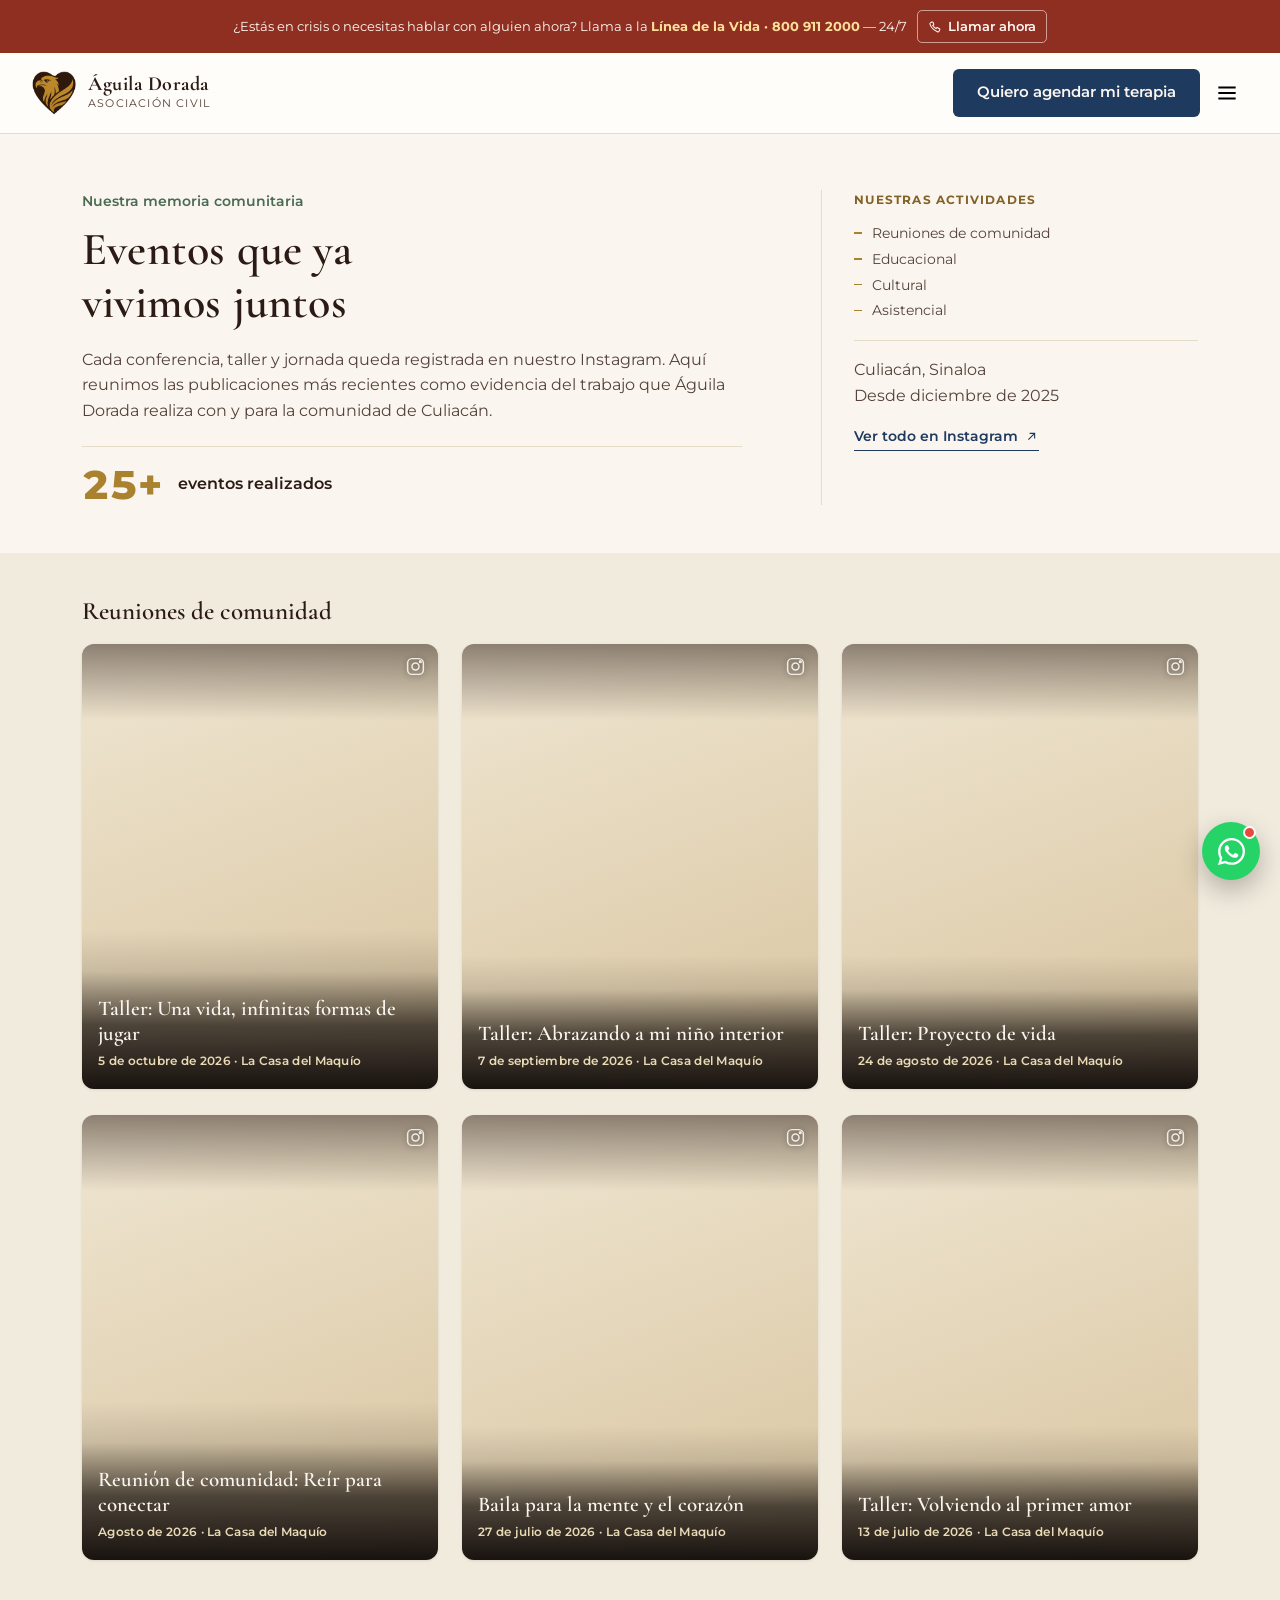
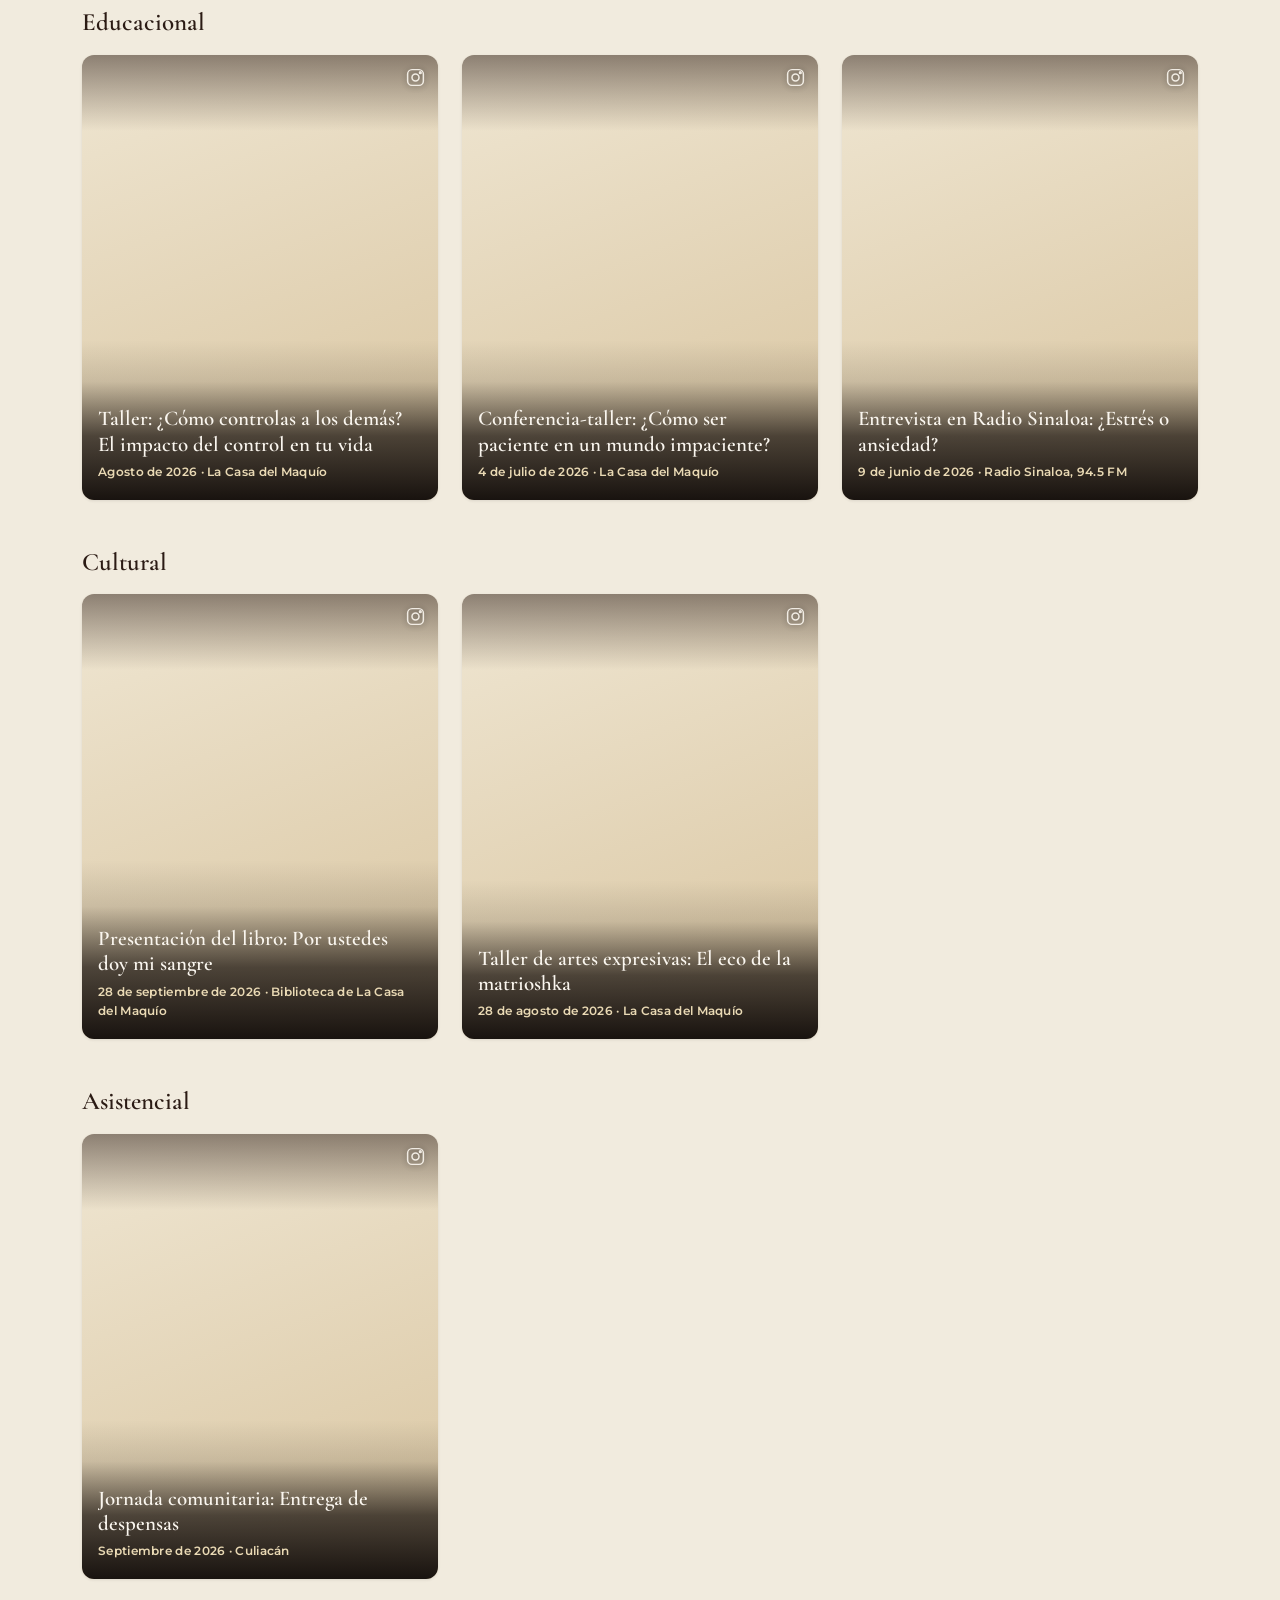
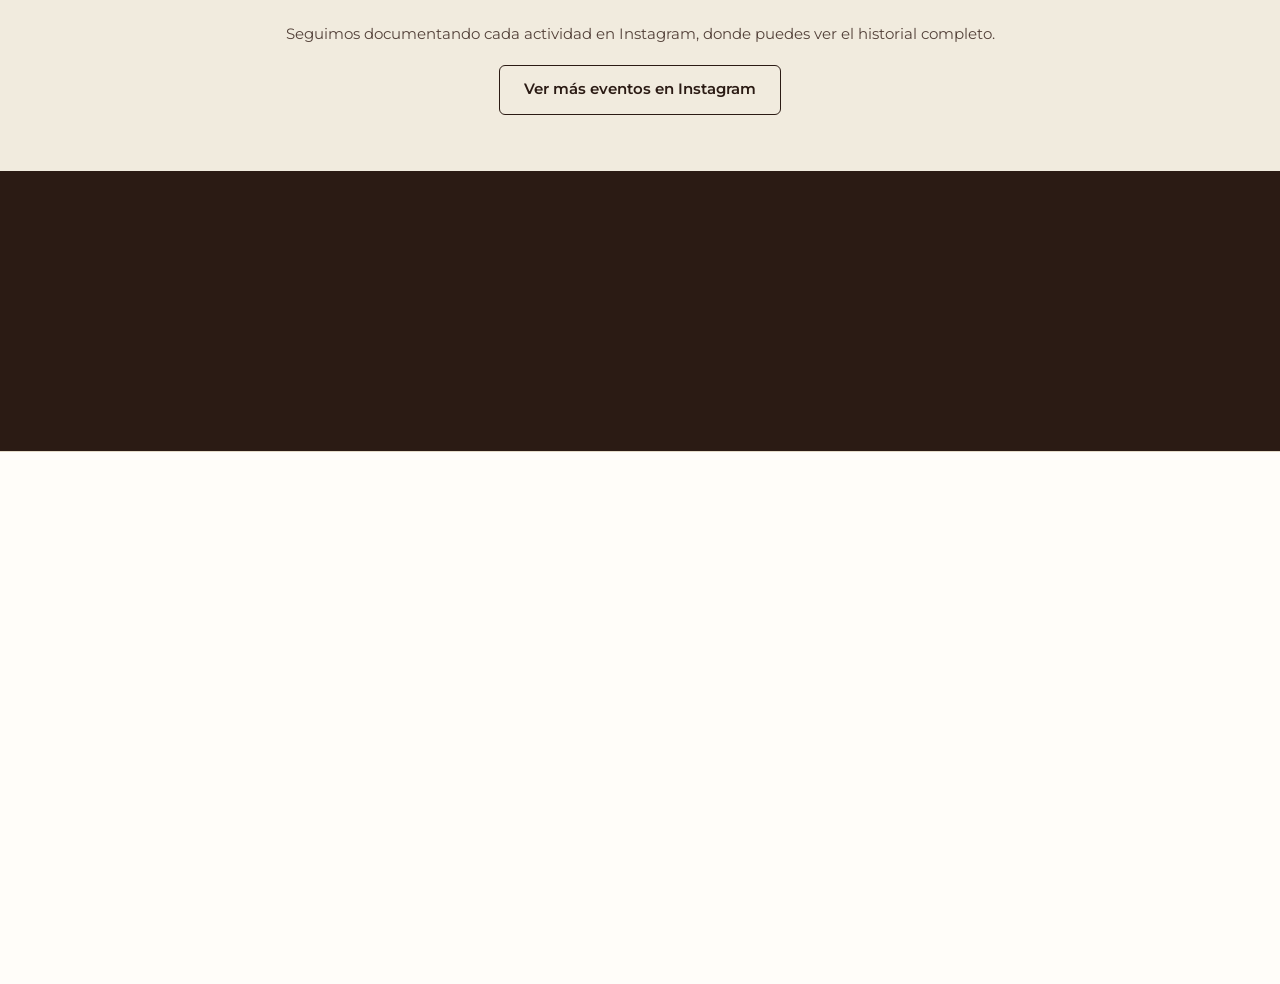
<file: pages/eventos-pasados.html>
<!DOCTYPE html>
<html lang="es">

<head>
  <meta charset="UTF-8">
  <meta name="viewport" content="width=device-width, initial-scale=1.0">
  <title>Eventos pasados — Águila Dorada A.C.</title>
  <link rel="canonical" href="https://aguiladorada.org/pages/eventos-pasados.html">
  <link rel="icon" type="image/png" href="../assets/images/logo.png">
  <script>document.documentElement.classList.add('js');</script>
  <link rel="stylesheet" href="../styles.css">
  <meta name="description"
    content="Memoria de las conferencias, talleres y jornadas comunitarias de Águila Dorada A.C. en Culiacán, a través de nuestras publicaciones de Instagram.">
  <meta name="theme-color" content="#FAF6EF">
  <meta property="og:type" content="website">
  <meta property="og:url" content="https://aguiladorada.org/pages/eventos-pasados.html">
  <meta property="og:site_name" content="Águila Dorada A.C.">
  <meta property="og:locale" content="es_MX">
  <meta property="og:title" content="Eventos pasados — Águila Dorada A.C.">
  <meta property="og:description"
    content="Conferencias, talleres y jornadas comunitarias que ya realizamos, contadas desde nuestro Instagram.">
  <meta property="og:image" content="https://aguiladorada.org/assets/og-image.jpg">
  <meta property="og:image:width" content="1200">
  <meta property="og:image:height" content="630">
  <meta property="og:image:type" content="image/jpeg">
  <meta name="twitter:card" content="summary_large_image">
  <meta name="twitter:title" content="Eventos pasados — Águila Dorada A.C.">
  <meta name="twitter:description"
    content="Conferencias, talleres y jornadas comunitarias que ya realizamos, contadas desde nuestro Instagram.">
  <meta name="twitter:image" content="https://aguiladorada.org/assets/og-image.jpg">
  <link rel="preconnect" href="https://fonts.googleapis.com">
  <link rel="preconnect" href="https://fonts.gstatic.com" crossorigin>
  <link rel="preload" as="style"
    href="https://fonts.googleapis.com/css2?family=Cormorant+Garamond:wght@600;700&family=Montserrat:wght@400;500;600;700&display=swap"
    onload="this.onload=null;this.rel='stylesheet'">
  <noscript>
    <link
      href="https://fonts.googleapis.com/css2?family=Cormorant+Garamond:wght@600;700&family=Montserrat:wght@400;500;600;700&display=swap"
      rel="stylesheet">
  </noscript>

  <script type="application/ld+json">
{"@context":"https://schema.org","@type":"ItemList","name":"Eventos pasados de Águila Dorada A.C.","description":"Conferencias, talleres, pláticas y jornadas comunitarias ya realizadas por Águila Dorada A.C. en Culiacán, documentadas en su Instagram.","itemListOrder":"https://schema.org/ItemListOrderDescending","numberOfItems":12,"itemListElement":[{"@type":"ListItem","position":1,"item":{"@type":"Event","name":"Taller: Una vida, infinitas formas de jugar","startDate":"2026-10-05","eventStatus":"https://schema.org/EventScheduled","eventAttendanceMode":"https://schema.org/OfflineEventAttendanceMode","location":{"@type":"Place","name":"La Casa del Maquío","address":{"@type":"PostalAddress","streetAddress":"Dr. Luis G. de la Torre 109, Chapultepec","postalCode":"80040","addressLocality":"Culiacán Rosales","addressRegion":"Sinaloa","addressCountry":"MX"}},"organizer":{"@type":"Organization","name":"Águila Dorada A.C.","url":"https://aguiladorada.org"},"url":"https://www.instagram.com/reel/Dehy07cO8Up/"}},{"@type":"ListItem","position":2,"item":{"@type":"Event","name":"Presentación del libro: Por ustedes doy mi sangre","startDate":"2026-09-28","eventStatus":"https://schema.org/EventScheduled","eventAttendanceMode":"https://schema.org/OfflineEventAttendanceMode","location":{"@type":"Place","name":"Biblioteca de La Casa del Maquío","address":{"@type":"PostalAddress","streetAddress":"Dr. Luis G. de la Torre 109, Chapultepec","postalCode":"80040","addressLocality":"Culiacán Rosales","addressRegion":"Sinaloa","addressCountry":"MX"}},"organizer":{"@type":"Organization","name":"Águila Dorada A.C.","url":"https://aguiladorada.org"},"url":"https://www.instagram.com/reel/Dd9s8vEzfEw/"}},{"@type":"ListItem","position":3,"item":{"@type":"Event","name":"Taller: Abrazando a mi niño interior","startDate":"2026-09-07","eventStatus":"https://schema.org/EventScheduled","eventAttendanceMode":"https://schema.org/OfflineEventAttendanceMode","location":{"@type":"Place","name":"La Casa del Maquío","address":{"@type":"PostalAddress","streetAddress":"Dr. Luis G. de la Torre 109, Chapultepec","postalCode":"80040","addressLocality":"Culiacán Rosales","addressRegion":"Sinaloa","addressCountry":"MX"}},"organizer":{"@type":"Organization","name":"Águila Dorada A.C.","url":"https://aguiladorada.org"},"url":"https://www.instagram.com/p/DdA-YdrFf66/"}},{"@type":"ListItem","position":4,"item":{"@type":"Event","name":"Jornada comunitaria: Entrega de despensas","startDate":"2026-09","eventStatus":"https://schema.org/EventScheduled","eventAttendanceMode":"https://schema.org/OfflineEventAttendanceMode","location":{"@type":"Place","name":"Culiacán","address":{"@type":"PostalAddress","addressLocality":"Culiacán","addressRegion":"Sinaloa","addressCountry":"MX"}},"organizer":{"@type":"Organization","name":"Águila Dorada A.C.","url":"https://aguiladorada.org"},"url":"https://www.instagram.com/p/DdS7rmyETak/"}},{"@type":"ListItem","position":5,"item":{"@type":"Event","name":"Taller de artes expresivas: El eco de la matrioshka","startDate":"2026-08-28","eventStatus":"https://schema.org/EventScheduled","eventAttendanceMode":"https://schema.org/OfflineEventAttendanceMode","location":{"@type":"Place","name":"La Casa del Maquío","address":{"@type":"PostalAddress","streetAddress":"Dr. Luis G. de la Torre 109, Chapultepec","postalCode":"80040","addressLocality":"Culiacán Rosales","addressRegion":"Sinaloa","addressCountry":"MX"}},"organizer":{"@type":"Organization","name":"Águila Dorada A.C.","url":"https://aguiladorada.org"},"url":"https://www.instagram.com/reel/DcuhqVguIDJ/"}},{"@type":"ListItem","position":6,"item":{"@type":"Event","name":"Taller: Proyecto de vida","startDate":"2026-08-24","eventStatus":"https://schema.org/EventScheduled","eventAttendanceMode":"https://schema.org/OfflineEventAttendanceMode","location":{"@type":"Place","name":"La Casa del Maquío","address":{"@type":"PostalAddress","streetAddress":"Dr. Luis G. de la Torre 109, Chapultepec","postalCode":"80040","addressLocality":"Culiacán Rosales","addressRegion":"Sinaloa","addressCountry":"MX"}},"organizer":{"@type":"Organization","name":"Águila Dorada A.C.","url":"https://aguiladorada.org"},"url":"https://www.instagram.com/p/DcczONLjZsh/"}},{"@type":"ListItem","position":7,"item":{"@type":"Event","name":"Reunión de comunidad: Reír para conectar","startDate":"2026-08","eventStatus":"https://schema.org/EventScheduled","eventAttendanceMode":"https://schema.org/OfflineEventAttendanceMode","location":{"@type":"Place","name":"La Casa del Maquío","address":{"@type":"PostalAddress","streetAddress":"Dr. Luis G. de la Torre 109, Chapultepec","postalCode":"80040","addressLocality":"Culiacán Rosales","addressRegion":"Sinaloa","addressCountry":"MX"}},"organizer":{"@type":"Organization","name":"Águila Dorada A.C.","url":"https://aguiladorada.org"},"url":"https://www.instagram.com/p/Db9Vdgkj59K/"}},{"@type":"ListItem","position":8,"item":{"@type":"Event","name":"Taller: ¿Cómo controlas a los demás? El impacto del control en tu vida","startDate":"2026-08","eventStatus":"https://schema.org/EventScheduled","eventAttendanceMode":"https://schema.org/OfflineEventAttendanceMode","location":{"@type":"Place","name":"La Casa del Maquío","address":{"@type":"PostalAddress","streetAddress":"Dr. Luis G. de la Torre 109, Chapultepec","postalCode":"80040","addressLocality":"Culiacán Rosales","addressRegion":"Sinaloa","addressCountry":"MX"}},"organizer":{"@type":"Organization","name":"Águila Dorada A.C.","url":"https://aguiladorada.org"},"url":"https://www.instagram.com/p/DcYxhbzkcQo/"}},{"@type":"ListItem","position":9,"item":{"@type":"Event","name":"Baila para la mente y el corazón","startDate":"2026-07-27","eventStatus":"https://schema.org/EventScheduled","eventAttendanceMode":"https://schema.org/OfflineEventAttendanceMode","location":{"@type":"Place","name":"La Casa del Maquío","address":{"@type":"PostalAddress","streetAddress":"Dr. Luis G. de la Torre 109, Chapultepec","postalCode":"80040","addressLocality":"Culiacán Rosales","addressRegion":"Sinaloa","addressCountry":"MX"}},"organizer":{"@type":"Organization","name":"Águila Dorada A.C.","url":"https://aguiladorada.org"},"url":"https://www.instagram.com/p/Dbb_rlekVsv/"}},{"@type":"ListItem","position":10,"item":{"@type":"Event","name":"Taller: Volviendo al primer amor","startDate":"2026-07-13","eventStatus":"https://schema.org/EventScheduled","eventAttendanceMode":"https://schema.org/OfflineEventAttendanceMode","location":{"@type":"Place","name":"La Casa del Maquío","address":{"@type":"PostalAddress","streetAddress":"Dr. Luis G. de la Torre 109, Chapultepec","postalCode":"80040","addressLocality":"Culiacán Rosales","addressRegion":"Sinaloa","addressCountry":"MX"}},"organizer":{"@type":"Organization","name":"Águila Dorada A.C.","url":"https://aguiladorada.org"},"url":"https://www.instagram.com/p/DbBvrHgnLRr/"}},{"@type":"ListItem","position":11,"item":{"@type":"Event","name":"Conferencia-taller: ¿Cómo ser paciente en un mundo impaciente?","startDate":"2026-07-04","eventStatus":"https://schema.org/EventScheduled","eventAttendanceMode":"https://schema.org/OfflineEventAttendanceMode","location":{"@type":"Place","name":"La Casa del Maquío","address":{"@type":"PostalAddress","streetAddress":"Dr. Luis G. de la Torre 109, Chapultepec","postalCode":"80040","addressLocality":"Culiacán Rosales","addressRegion":"Sinaloa","addressCountry":"MX"}},"organizer":{"@type":"Organization","name":"Águila Dorada A.C.","url":"https://aguiladorada.org"},"url":"https://www.instagram.com/p/DbEbmuHEVv7/"}},{"@type":"ListItem","position":12,"item":{"@type":"Event","name":"Entrevista en Radio Sinaloa: ¿Estrés o ansiedad?","startDate":"2026-06-09","eventStatus":"https://schema.org/EventScheduled","eventAttendanceMode":"https://schema.org/OfflineEventAttendanceMode","location":{"@type":"Place","name":"Radio Sinaloa","address":{"@type":"PostalAddress","addressLocality":"Culiacán","addressRegion":"Sinaloa","addressCountry":"MX"}},"organizer":{"@type":"Organization","name":"Águila Dorada A.C.","url":"https://aguiladorada.org"},"url":"https://www.instagram.com/p/DZWB-xYJrLk/"}}]}
  </script>

  <!-- =================================================================
       CÓMO AGREGAR UN EVENTO PASADO
       -----------------------------------------------------------------
       Esta página reutiliza las publicaciones de Instagram como
       evidencia: no se suben fotos, se insertan los posts.

       La galería está agrupada por categorías (cada una es un
       <div class="ig-group"> con su <h2 class="ig-group-title"> y su
       <div class="ig-grid">):
         1. Reuniones de comunidad
         2. Educacional
         3. Cultural
         4. Asistencial
       (las mismas áreas que usan los flyers). Si una categoría se queda
       sin eventos y luego llega uno nuevo, vuelve a crear su
       <div class="ig-group"> en ese orden, copiando uno existente.

       Solo se agregan eventos que tengan una publicación de cómo se vivió
       (fotos o video del evento). NO uses la publicación de anuncio con el
       flyer: si un evento no tiene recap, no va en esta página.

       Para agregar un evento, decide a qué categoría pertenece y copia
       ahí un bloque <article class="ig-item">…</article> completo,
       cambiando:

         1. <h3 class="ig-title">  -> nombre del evento
         2. <p class="ig-meta">    -> fecha y lugar
         3. El enlace de la publicación (aparece 2 veces): en
            href="…" del <a class="ig-card"> y en data-instgrm-permalink="…".
            Usa la versión sin parámetros:
               post   https://www.instagram.com/p/XXXXXXXXXXX/
               reel   https://www.instagram.com/reel/XXXXXXXXXXX/
         4. Formato de la publicación (añade una clase al <a class="ig-card ...">):
               foto vertical o cuadrada -> sin clase extra
               reel (video vertical)    -> class="ig-card ig-card--reel"
               foto horizontal          -> class="ig-card ig-card--wide"

       Dentro de cada categoría, el orden de los <article> es el orden en
       pantalla: el más reciente primero.

       TOPE DE 15 (GLOBAL, NO POR CATEGORÍA): entre todas las categorías no
       debe haber más de 15 tarjetas en total, para no hacer scroll interminable;
       quien quiera ver más usa el botón "Ver más eventos en Instagram" al
       final de la sección. Al agregar un evento nuevo, si ya hay 15 en
       total borra el <article> más antiguo de TODA la galería (compara
       fechas entre todas las categorías, no solo dentro de la nueva) y quita
       también su "ListItem" del bloque <script type="application/ld+json">
       de arriba (y baja "numberOfItems" en 1). Si una categoría se queda
       sin eventos, borra también su <div class="ig-group"> completo (no
       dejes un <h2> sin tarjetas debajo).

       Cada tarjeta muestra SOLO la foto de la publicación (se ocultan el
       encabezado y la barra de me gusta de Instagram) con el título del
       evento sobrepuesto. La publicación se carga cuando la tarjeta se
       acerca a la pantalla (ver script al final del archivo); si no carga,
       la tarjeta queda con fondo crema, el título y sigue enlazando a
       Instagram. Deja la clase "instagram-media-lazy" en el <blockquote>
       tal cual: el script la cambia a "instagram-media" al momento de cargar.
       ================================================================= -->
  <script type="application/ld+json">
{
  "@context": "https://schema.org",
  "@type": "BreadcrumbList",
  "itemListElement": [
    { "@type": "ListItem", "position": 1, "name": "Inicio", "item": "https://aguiladorada.org/" },
    { "@type": "ListItem", "position": 2, "name": "Eventos pasados", "item": "https://aguiladorada.org/pages/eventos-pasados.html" }
  ]
}
</script>
</head>

<body>

  <a href="#main-content" class="skip-link">Saltar al contenido</a>

  <aside class="crisis-bar" aria-label="Atención en crisis">
    <span>¿Estás en crisis o necesitas hablar con alguien ahora? Llama a la <strong>Línea de la Vida · 800 911
        2000</strong> — 24/7</span>
    <a href="tel:8009112000" class="crisis-action"><svg viewBox="0 0 24 24" fill="none" stroke="currentColor"
        stroke-width="1.8">
        <path
          d="M6.6 3.5 4 5c-.8.5-.9 1.6-.5 2.5 2.2 5.5 7.1 10.4 12.6 12.6.9.4 2 .2 2.5-.5l1.5-2.6c.4-.7.2-1.6-.5-2l-3.1-1.8c-.7-.4-1.5-.2-1.9.4l-.9 1.2c-2.4-1.3-4.3-3.2-5.6-5.6l1.2-.9c.6-.4.8-1.2.4-1.9L8.6 4c-.4-.7-1.3-.9-2-.5Z" />
      </svg>Llamar ahora</a>
  </aside>

  <header>
    <div class="nav">
      <a class="brand" href="../index.html" aria-label="Águila Dorada A.C. — Inicio">
        <img class="brand-mark" src="../assets/images/logo.png" width="300" height="276" decoding="async" alt="Águila Dorada A.C. — logo">
        <div class="brand-text">
          <div class="name">Águila Dorada</div>
          <div class="tag">Asociación Civil</div>
        </div>
      </a>
      <nav class="links" aria-label="Principal">
        <a href="../index.html#main-content">Inicio</a>
        <a href="servicios.html">Servicios</a>
        <a href="programas-comunitarios.html">Comunidad</a>
        <a href="../index.html#eventos">Próximos eventos</a>
        <a href="eventos-pasados.html" aria-current="page">Eventos pasados</a>
        <a href="nosotros.html">Nosotros</a>
        <a href="voluntariado.html">Voluntariado</a>
        <a href="contacto.html">Contacto</a>
      </nav>
      <div style="display:flex;align-items:center;gap:6px;">
        <a data-wa href="https://wa.me/526672115886?text=Hola%2C%20me%20gustar%C3%ADa%20agendar%20una%20sesi%C3%B3n%20de%20terapia%20con%20%C3%81guila%20Dorada."
          class="btn btn-navy" target="_blank" rel="noopener noreferrer" aria-label="Quiero agendar mi terapia"><span class="btn-full" aria-hidden="true">Quiero agendar mi
            terapia</span><span class="btn-short" aria-hidden="true">Agendar</span></a>
        <button class="menu-btn" id="menuBtn" aria-label="Abrir menú" aria-expanded="false" aria-controls="mobileNav">
          <svg viewBox="0 0 24 24" fill="none" stroke="currentColor" stroke-width="1.8">
            <path d="M4 7h16M4 12h16M4 17h16" />
          </svg>
        </button>
      </div>
    </div>
    <nav class="mobile-nav" id="mobileNav" aria-label="Menú móvil">
      <a href="../index.html#main-content">Inicio</a>
      <a href="servicios.html">Servicios</a>
      <a href="programas-comunitarios.html">Comunidad</a>
      <a href="../index.html#eventos">Próximos eventos</a>
      <a href="eventos-pasados.html" aria-current="page">Eventos pasados</a>
      <a href="nosotros.html">Nosotros</a>
      <a href="voluntariado.html">Voluntariado</a>
      <a href="contacto.html">Contacto</a>
    </nav>
  </header>

  <main id="main-content">

    <section class="page-head page-head--archive">
      <div class="wrap ph-grid">
        <div class="ph-main">
          <div class="kicker">Nuestra memoria comunitaria</div>
          <h1>Eventos que ya vivimos juntos</h1>
          <p>Cada conferencia, taller y jornada queda registrada en nuestro Instagram. Aquí reunimos las
            publicaciones más recientes como evidencia del trabajo que Águila Dorada realiza con y para la comunidad
            de Culiacán.</p>
          <div class="growth-stat">
            <span class="growth-stat-num" data-count-to="25" data-suffix="+">0</span>
            <span class="growth-stat-label">eventos realizados</span>
          </div>
        </div>

        <aside class="ph-aside" aria-label="Sobre este archivo">
          <span class="ph-aside-label">Nuestras actividades</span>
          <ul class="ph-aside-list">
            <li>Reuniones de comunidad</li>
            <li>Educacional</li>
            <li>Cultural</li>
            <li>Asistencial</li>
          </ul>
          <p class="ph-aside-meta">Culiacán, Sinaloa<br>Desde diciembre de 2025</p>
          <a class="ph-aside-link" href="https://www.instagram.com/aguiladoradaac/" target="_blank"
            rel="noopener noreferrer">Ver todo en Instagram
            <svg viewBox="0 0 24 24" fill="none" stroke="currentColor" stroke-width="1.8" aria-hidden="true">
              <path d="M7 17 17 7M9 7h8v8" />
            </svg></a>
        </aside>
      </div>
    </section>

    <section class="section-alt ig-section" aria-label="Galería de eventos pasados">
      <div class="wrap">

        <div class="ig-group">
          <h2 class="ig-group-title">Reuniones de comunidad</h2>
          <div class="ig-grid">

            <!-- ▼▼ COPIA DESDE AQUÍ PARA AGREGAR UN EVENTO (dentro de la categoría que corresponda) ▼▼ -->
            <article class="ig-item">
              <a class="ig-card ig-card--reel" href="https://www.instagram.com/reel/Dehy07cO8Up/" target="_blank" rel="noopener noreferrer"
                aria-label="Taller: Una vida, infinitas formas de jugar — ver publicación en Instagram">
                <div class="ig-embed"><blockquote class="instagram-media-lazy"
                  data-instgrm-permalink="https://www.instagram.com/reel/Dehy07cO8Up/"
                  data-instgrm-version="14"
                  style="background:#FFF; border:0; margin:0; max-width:540px; min-width:280px; padding:0; width:100%;">
                  <span>Ver esta publicación en Instagram</span>
                </blockquote></div>
                <svg class="ig-badge" viewBox="0 0 24 24" fill="none" stroke="currentColor" stroke-width="1.7" aria-hidden="true">
                  <rect x="3" y="3" width="18" height="18" rx="5" />
                  <circle cx="12" cy="12" r="4" />
                  <circle cx="17.5" cy="6.5" r="1" />
                </svg>
                <div class="ig-overlay">
                  <h3 class="ig-title">Taller: Una vida, infinitas formas de jugar</h3>
                  <p class="ig-meta">5 de octubre de 2026 · La Casa del Maquío</p>
                </div>
              </a>
            </article>
            <!-- ▲▲ COPIA HASTA AQUÍ ▲▲ -->

            <article class="ig-item">
              <a class="ig-card" href="https://www.instagram.com/p/DdA-YdrFf66/" target="_blank" rel="noopener noreferrer"
                aria-label="Taller: Abrazando a mi niño interior — ver publicación en Instagram">
                <div class="ig-embed"><blockquote class="instagram-media-lazy"
                  data-instgrm-permalink="https://www.instagram.com/p/DdA-YdrFf66/"
                  data-instgrm-version="14"
                  style="background:#FFF; border:0; margin:0; max-width:540px; min-width:280px; padding:0; width:100%;">
                  <span>Ver esta publicación en Instagram</span>
                </blockquote></div>
                <svg class="ig-badge" viewBox="0 0 24 24" fill="none" stroke="currentColor" stroke-width="1.7" aria-hidden="true">
                  <rect x="3" y="3" width="18" height="18" rx="5" />
                  <circle cx="12" cy="12" r="4" />
                  <circle cx="17.5" cy="6.5" r="1" />
                </svg>
                <div class="ig-overlay">
                  <h3 class="ig-title">Taller: Abrazando a mi niño interior</h3>
                  <p class="ig-meta">7 de septiembre de 2026 · La Casa del Maquío</p>
                </div>
              </a>
            </article>

            <article class="ig-item">
              <a class="ig-card" href="https://www.instagram.com/p/DcczONLjZsh/" target="_blank" rel="noopener noreferrer"
                aria-label="Taller: Proyecto de vida — ver publicación en Instagram">
                <div class="ig-embed"><blockquote class="instagram-media-lazy"
                  data-instgrm-permalink="https://www.instagram.com/p/DcczONLjZsh/"
                  data-instgrm-version="14"
                  style="background:#FFF; border:0; margin:0; max-width:540px; min-width:280px; padding:0; width:100%;">
                  <span>Ver esta publicación en Instagram</span>
                </blockquote></div>
                <svg class="ig-badge" viewBox="0 0 24 24" fill="none" stroke="currentColor" stroke-width="1.7" aria-hidden="true">
                  <rect x="3" y="3" width="18" height="18" rx="5" />
                  <circle cx="12" cy="12" r="4" />
                  <circle cx="17.5" cy="6.5" r="1" />
                </svg>
                <div class="ig-overlay">
                  <h3 class="ig-title">Taller: Proyecto de vida</h3>
                  <p class="ig-meta">24 de agosto de 2026 · La Casa del Maquío</p>
                </div>
              </a>
            </article>

            <article class="ig-item">
              <a class="ig-card ig-card--wide" href="https://www.instagram.com/p/Db9Vdgkj59K/" target="_blank" rel="noopener noreferrer"
                aria-label="Reunión de comunidad: Reír para conectar — ver publicación en Instagram">
                <div class="ig-embed"><blockquote class="instagram-media-lazy"
                  data-instgrm-permalink="https://www.instagram.com/p/Db9Vdgkj59K/"
                  data-instgrm-version="14"
                  style="background:#FFF; border:0; margin:0; max-width:540px; min-width:280px; padding:0; width:100%;">
                  <span>Ver esta publicación en Instagram</span>
                </blockquote></div>
                <svg class="ig-badge" viewBox="0 0 24 24" fill="none" stroke="currentColor" stroke-width="1.7" aria-hidden="true">
                  <rect x="3" y="3" width="18" height="18" rx="5" />
                  <circle cx="12" cy="12" r="4" />
                  <circle cx="17.5" cy="6.5" r="1" />
                </svg>
                <div class="ig-overlay">
                  <h3 class="ig-title">Reunión de comunidad: Reír para conectar</h3>
                  <p class="ig-meta">Agosto de 2026 · La Casa del Maquío</p>
                </div>
              </a>
            </article>

            <article class="ig-item">
              <a class="ig-card" href="https://www.instagram.com/p/Dbb_rlekVsv/" target="_blank" rel="noopener noreferrer"
                aria-label="Baila para la mente y el corazón — ver publicación en Instagram">
                <div class="ig-embed"><blockquote class="instagram-media-lazy"
                  data-instgrm-permalink="https://www.instagram.com/p/Dbb_rlekVsv/"
                  data-instgrm-version="14"
                  style="background:#FFF; border:0; margin:0; max-width:540px; min-width:280px; padding:0; width:100%;">
                  <span>Ver esta publicación en Instagram</span>
                </blockquote></div>
                <svg class="ig-badge" viewBox="0 0 24 24" fill="none" stroke="currentColor" stroke-width="1.7" aria-hidden="true">
                  <rect x="3" y="3" width="18" height="18" rx="5" />
                  <circle cx="12" cy="12" r="4" />
                  <circle cx="17.5" cy="6.5" r="1" />
                </svg>
                <div class="ig-overlay">
                  <h3 class="ig-title">Baila para la mente y el corazón</h3>
                  <p class="ig-meta">27 de julio de 2026 · La Casa del Maquío</p>
                </div>
              </a>
            </article>

            <article class="ig-item">
              <a class="ig-card" href="https://www.instagram.com/p/DbBvrHgnLRr/" target="_blank" rel="noopener noreferrer"
                aria-label="Taller: Volviendo al primer amor — ver publicación en Instagram">
                <div class="ig-embed"><blockquote class="instagram-media-lazy"
                  data-instgrm-permalink="https://www.instagram.com/p/DbBvrHgnLRr/"
                  data-instgrm-version="14"
                  style="background:#FFF; border:0; margin:0; max-width:540px; min-width:280px; padding:0; width:100%;">
                  <span>Ver esta publicación en Instagram</span>
                </blockquote></div>
                <svg class="ig-badge" viewBox="0 0 24 24" fill="none" stroke="currentColor" stroke-width="1.7" aria-hidden="true">
                  <rect x="3" y="3" width="18" height="18" rx="5" />
                  <circle cx="12" cy="12" r="4" />
                  <circle cx="17.5" cy="6.5" r="1" />
                </svg>
                <div class="ig-overlay">
                  <h3 class="ig-title">Taller: Volviendo al primer amor</h3>
                  <p class="ig-meta">13 de julio de 2026 · La Casa del Maquío</p>
                </div>
              </a>
            </article>

          </div>
        </div>

        <div class="ig-group">
          <h2 class="ig-group-title">Educacional</h2>
          <div class="ig-grid">

            <article class="ig-item">
              <a class="ig-card" href="https://www.instagram.com/p/DcYxhbzkcQo/" target="_blank" rel="noopener noreferrer"
                aria-label="Taller: ¿Cómo controlas a los demás? El impacto del control en tu vida — ver publicación en Instagram">
                <div class="ig-embed"><blockquote class="instagram-media-lazy"
                  data-instgrm-permalink="https://www.instagram.com/p/DcYxhbzkcQo/"
                  data-instgrm-version="14"
                  style="background:#FFF; border:0; margin:0; max-width:540px; min-width:280px; padding:0; width:100%;">
                  <span>Ver esta publicación en Instagram</span>
                </blockquote></div>
                <svg class="ig-badge" viewBox="0 0 24 24" fill="none" stroke="currentColor" stroke-width="1.7" aria-hidden="true">
                  <rect x="3" y="3" width="18" height="18" rx="5" />
                  <circle cx="12" cy="12" r="4" />
                  <circle cx="17.5" cy="6.5" r="1" />
                </svg>
                <div class="ig-overlay">
                  <h3 class="ig-title">Taller: ¿Cómo controlas a los demás? El impacto del control en tu vida</h3>
                  <p class="ig-meta">Agosto de 2026 · La Casa del Maquío</p>
                </div>
              </a>
            </article>

            <article class="ig-item">
              <a class="ig-card" href="https://www.instagram.com/p/DbEbmuHEVv7/" target="_blank" rel="noopener noreferrer"
                aria-label="Conferencia-taller: ¿Cómo ser paciente en un mundo impaciente? — ver publicación en Instagram">
                <div class="ig-embed"><blockquote class="instagram-media-lazy"
                  data-instgrm-permalink="https://www.instagram.com/p/DbEbmuHEVv7/"
                  data-instgrm-version="14"
                  style="background:#FFF; border:0; margin:0; max-width:540px; min-width:280px; padding:0; width:100%;">
                  <span>Ver esta publicación en Instagram</span>
                </blockquote></div>
                <svg class="ig-badge" viewBox="0 0 24 24" fill="none" stroke="currentColor" stroke-width="1.7" aria-hidden="true">
                  <rect x="3" y="3" width="18" height="18" rx="5" />
                  <circle cx="12" cy="12" r="4" />
                  <circle cx="17.5" cy="6.5" r="1" />
                </svg>
                <div class="ig-overlay">
                  <h3 class="ig-title">Conferencia-taller: ¿Cómo ser paciente en un mundo impaciente?</h3>
                  <p class="ig-meta">4 de julio de 2026 · La Casa del Maquío</p>
                </div>
              </a>
            </article>

            <article class="ig-item">
              <a class="ig-card" href="https://www.instagram.com/p/DZWB-xYJrLk/" target="_blank" rel="noopener noreferrer"
                aria-label="Entrevista en Radio Sinaloa: ¿Estrés o ansiedad? — ver publicación en Instagram">
                <div class="ig-embed"><blockquote class="instagram-media-lazy"
                  data-instgrm-permalink="https://www.instagram.com/p/DZWB-xYJrLk/"
                  data-instgrm-version="14"
                  style="background:#FFF; border:0; margin:0; max-width:540px; min-width:280px; padding:0; width:100%;">
                  <span>Ver esta publicación en Instagram</span>
                </blockquote></div>
                <svg class="ig-badge" viewBox="0 0 24 24" fill="none" stroke="currentColor" stroke-width="1.7" aria-hidden="true">
                  <rect x="3" y="3" width="18" height="18" rx="5" />
                  <circle cx="12" cy="12" r="4" />
                  <circle cx="17.5" cy="6.5" r="1" />
                </svg>
                <div class="ig-overlay">
                  <h3 class="ig-title">Entrevista en Radio Sinaloa: ¿Estrés o ansiedad?</h3>
                  <p class="ig-meta">9 de junio de 2026 · Radio Sinaloa, 94.5 FM</p>
                </div>
              </a>
            </article>

          </div>
        </div>

        <div class="ig-group">
          <h2 class="ig-group-title">Cultural</h2>
          <div class="ig-grid">

            <article class="ig-item">
              <a class="ig-card ig-card--reel" href="https://www.instagram.com/reel/Dd9s8vEzfEw/" target="_blank" rel="noopener noreferrer"
                aria-label="Presentación del libro: Por ustedes doy mi sangre — ver publicación en Instagram">
                <div class="ig-embed"><blockquote class="instagram-media-lazy"
                  data-instgrm-permalink="https://www.instagram.com/reel/Dd9s8vEzfEw/"
                  data-instgrm-version="14"
                  style="background:#FFF; border:0; margin:0; max-width:540px; min-width:280px; padding:0; width:100%;">
                  <span>Ver esta publicación en Instagram</span>
                </blockquote></div>
                <svg class="ig-badge" viewBox="0 0 24 24" fill="none" stroke="currentColor" stroke-width="1.7" aria-hidden="true">
                  <rect x="3" y="3" width="18" height="18" rx="5" />
                  <circle cx="12" cy="12" r="4" />
                  <circle cx="17.5" cy="6.5" r="1" />
                </svg>
                <div class="ig-overlay">
                  <h3 class="ig-title">Presentación del libro: Por ustedes doy mi sangre</h3>
                  <p class="ig-meta">28 de septiembre de 2026 · Biblioteca de La Casa del Maquío</p>
                </div>
              </a>
            </article>

            <article class="ig-item">
              <a class="ig-card ig-card--reel" href="https://www.instagram.com/reel/DcuhqVguIDJ/" target="_blank" rel="noopener noreferrer"
                aria-label="Taller de artes expresivas: El eco de la matrioshka — ver publicación en Instagram">
                <div class="ig-embed"><blockquote class="instagram-media-lazy"
                  data-instgrm-permalink="https://www.instagram.com/reel/DcuhqVguIDJ/"
                  data-instgrm-version="14"
                  style="background:#FFF; border:0; margin:0; max-width:540px; min-width:280px; padding:0; width:100%;">
                  <span>Ver esta publicación en Instagram</span>
                </blockquote></div>
                <svg class="ig-badge" viewBox="0 0 24 24" fill="none" stroke="currentColor" stroke-width="1.7" aria-hidden="true">
                  <rect x="3" y="3" width="18" height="18" rx="5" />
                  <circle cx="12" cy="12" r="4" />
                  <circle cx="17.5" cy="6.5" r="1" />
                </svg>
                <div class="ig-overlay">
                  <h3 class="ig-title">Taller de artes expresivas: El eco de la matrioshka</h3>
                  <p class="ig-meta">28 de agosto de 2026 · La Casa del Maquío</p>
                </div>
              </a>
            </article>

          </div>
        </div>

        <div class="ig-group">
          <h2 class="ig-group-title">Asistencial</h2>
          <div class="ig-grid">

            <article class="ig-item">
              <a class="ig-card" href="https://www.instagram.com/p/DdS7rmyETak/" target="_blank" rel="noopener noreferrer"
                aria-label="Jornada comunitaria: Entrega de despensas — ver publicación en Instagram">
                <div class="ig-embed"><blockquote class="instagram-media-lazy"
                  data-instgrm-permalink="https://www.instagram.com/p/DdS7rmyETak/"
                  data-instgrm-version="14"
                  style="background:#FFF; border:0; margin:0; max-width:540px; min-width:280px; padding:0; width:100%;">
                  <span>Ver esta publicación en Instagram</span>
                </blockquote></div>
                <svg class="ig-badge" viewBox="0 0 24 24" fill="none" stroke="currentColor" stroke-width="1.7" aria-hidden="true">
                  <rect x="3" y="3" width="18" height="18" rx="5" />
                  <circle cx="12" cy="12" r="4" />
                  <circle cx="17.5" cy="6.5" r="1" />
                </svg>
                <div class="ig-overlay">
                  <h3 class="ig-title">Jornada comunitaria: Entrega de despensas</h3>
                  <p class="ig-meta">Septiembre de 2026 · Culiacán</p>
                </div>
              </a>
            </article>

          </div>
        </div>

        <div class="ig-more">
          <p>Seguimos documentando cada actividad en Instagram, donde puedes ver el historial completo.</p>
          <a class="btn btn-outline" href="https://www.instagram.com/aguiladoradaac/" target="_blank"
            rel="noopener noreferrer">Ver más eventos en Instagram</a>
        </div>

      </div>
    </section>

    <section class="team-close">
      <div class="wrap">
        <h2>Lo que sigue lo construimos contigo</h2>
        <p>Consulta las próximas actividades o súmate como voluntario para que estos eventos sigan sucediendo.</p>
        <div class="btn-row">
          <a href="../index.html#eventos" class="btn btn-gold">Ver próximos eventos</a>
          <a href="voluntariado.html" class="btn btn-ghost-light">Quiero sumarme como voluntario</a>
        </div>
      </div>
    </section>

  </main>

  <footer>
    <div class="wrap">
      <div class="foot-grid">
        <div class="foot-brand">
          <div class="brand">
            <img class="brand-mark" src="../assets/images/logo.png" loading="lazy" decoding="async" width="300" height="276"
              alt="Águila Dorada A.C. — logo">
            <div class="brand-text">
              <div class="name">Águila Dorada A.C.</div>
              <div class="tag">Asociación Civil</div>
            </div>
          </div>
          <p>"Acompañamos, fortalecemos y transformamos vidas." Salud mental accesible para Culiacán y su comunidad.</p>
          <div class="socials">
            <a href="https://www.facebook.com/aguiladoradaac" aria-label="Facebook" target="_blank"
              rel="noopener noreferrer"><svg viewBox="0 0 24 24" fill="currentColor">
                <path
                  d="M13.5 22v-8h2.7l.5-3.2h-3.2V8.9c0-.9.3-1.5 1.7-1.5h1.6V4.5C15.9 4.4 14.9 4 13.7 4c-2.5 0-4.2 1.5-4.2 4.3v2.5H6.8v3.2h2.7v8h4Z" />
              </svg></a>
            <a href="https://www.instagram.com/aguiladoradaac?stkn=MXRkZHAwYmRkMmg5Yg%3D%3D&amp;utm_source=qr"
              aria-label="Instagram" target="_blank" rel="noopener noreferrer"><svg viewBox="0 0 24 24" fill="none"
                stroke="currentColor" stroke-width="1.6">
                <rect x="3" y="3" width="18" height="18" rx="5" />
                <circle cx="12" cy="12" r="4" />
                <circle cx="17.5" cy="6.5" r="1" />
              </svg></a>
          </div>
        </div>
        <div class="foot-col">
          <h3>Enlaces rápidos</h3>
          <ul>
            <li><a href="../index.html#main-content">Inicio</a></li>
            <li><a href="nosotros.html">Nosotros</a></li>
            <li><a href="servicios.html">Servicios</a></li>
            <li><a href="programas-comunitarios.html">Comunidad</a></li>
            <li><a href="../index.html#eventos">Próximos eventos</a></li>
            <li><a href="eventos-pasados.html" aria-current="page">Eventos pasados</a></li>
            <li><a href="voluntariado.html">Voluntariado</a></li>
            <li><a href="contacto.html">Contacto</a></li>
          </ul>
        </div>
        <div class="foot-col">
          <h3>Servicios</h3>
          <ul>
            <li><a href="servicios.html">Terapia</a></li>
            <li><a href="servicios.html">Diagnóstico</a></li>
          </ul>
          <h3 style="margin-top:20px;">Actividades comunitarias</h3>
          <ul>
            <li><a href="programas-comunitarios.html#comunidad">Reuniones de comunidad quincenales</a></li>
            <li><a href="programas-comunitarios.html#educativo">Educativos</a></li>
            <li><a href="programas-comunitarios.html#cultural">Culturales</a></li>
            <li><a href="programas-comunitarios.html#asistencial">Asistenciales</a></li>
          </ul>
        </div>
        <div class="foot-col" id="contacto">
          <h3>Contacto</h3>
          <address>
            <ul>
              <li><a data-wa href="https://wa.me/526672115886" target="_blank" rel="noopener noreferrer">WhatsApp
                  institucional</a></li>
              <li class="foot-hours">Horario de atención<br>
                Lunes a viernes: 9:00–13:00 y 15:00–17:00.<br>
                Sábado: 9:00–14:00.<br>
                Domingo: cerrado.<br>
                Las sesiones de terapia siempre son con cita previa.</li>
              <li style="margin-top:1em;"><a href="mailto:aguiladorada.admi@gmail.com">aguiladorada.admi@gmail.com</a></li>
              <li>Matías Lazcano 2134, int. 11<br>Tierra Blanca, 80030<br>Culiacán Rosales, Sinaloa, México</li>
            </ul>
          </address>
        </div>
      </div>
      <div class="foot-bottom">
        <span>© 2026 Águila Dorada A.C. — Asociación Civil. Todos los derechos reservados.</span>
        <!-- PRIVACIDAD AÚN NO DESPLEGADA: el aviso de privacidad no se publica todavía. Cuando esté listo, quita este comentario para reactivar el enlace del pie.
        <a class="foot-legal" href="privacidad.html">Aviso de privacidad</a> -->
        <span class="privacy-note"><svg viewBox="0 0 24 24" fill="none" stroke="currentColor" stroke-width="1.8"
            aria-hidden="true">
            <path d="M7 10V7a5 5 0 0 1 10 0v3M5 10h14v10H5V10Z" />
          </svg>Tu privacidad es nuestra prioridad</span>
      </div>
    </div>
  </footer>

  <!-- Chatbot flotante: árbol de decisión sin backend ni IA (ver TREE más
       abajo). Guía a Terapia/Eventos/Voluntariado/Contacto/Nosotros/
       Donativos/Crisis y termina siempre en un enlace real a WhatsApp,
       tel: o una página del sitio. -->
  <div class="chatbot-widget">
    <div class="chatbot-panel" id="chatbotPanel" role="dialog" aria-modal="false" aria-label="Chat de preguntas frecuentes"
      hidden>
      <div class="chatbot-head">
        <div class="chatbot-avatar">
          <img src="../assets/images/logo.png" alt="" width="40" height="40">
          <span class="chatbot-online-dot" aria-hidden="true"></span>
        </div>
        <div class="chatbot-head-text">
          <div class="chatbot-name">Águila Dorada</div>
          <div class="chatbot-tag">Asistente virtual</div>
        </div>
        <button type="button" class="chatbot-close-btn" id="chatbotCloseBtn" aria-label="Cerrar chat">
          <svg viewBox="0 0 24 24" fill="none" stroke="currentColor" stroke-width="2">
            <path d="M6 6l12 12M18 6 6 18" />
          </svg>
        </button>
      </div>
      <div class="chatbot-body" id="chatbotBody" role="log" aria-live="polite"></div>
    </div>
    <button type="button" class="chatbot-fab has-badge" id="chatbotFab" aria-haspopup="dialog" aria-expanded="false"
      aria-controls="chatbotPanel" aria-label="Abrir chat de preguntas frecuentes">
      <span class="chatbot-fab-dot" aria-hidden="true"></span>
      <svg class="ic-chat" viewBox="0 0 24 24" fill="currentColor" aria-hidden="true">
        <path
          d="M17.472 14.382c-.297-.149-1.758-.867-2.03-.967-.273-.099-.471-.148-.671.15-.198.297-.767.966-.94 1.164-.173.199-.347.223-.644.075-.297-.15-1.255-.463-2.39-1.475-.883-.788-1.48-1.761-1.653-2.059-.173-.297-.018-.458.13-.606.134-.133.298-.347.446-.52.149-.174.198-.298.298-.497.099-.198.05-.371-.025-.52-.075-.149-.669-1.612-.916-2.207-.242-.579-.487-.5-.669-.51-.173-.008-.372-.01-.57-.01-.198 0-.52.074-.792.372-.272.297-1.04 1.016-1.04 2.479 0 1.462 1.065 2.875 1.213 3.074.149.198 2.096 3.2 5.077 4.487.709.306 1.262.489 1.694.625.712.227 1.36.195 1.871.118.571-.085 1.758-.719 2.006-1.413.248-.694.248-1.289.173-1.413-.074-.124-.272-.198-.57-.347m-5.421 7.403h-.004a9.87 9.87 0 01-5.031-1.378l-.361-.214-3.741.982.998-3.648-.235-.374a9.86 9.86 0 01-1.51-5.26c.001-5.45 4.436-9.884 9.888-9.884 2.64 0 5.122 1.03 6.988 2.898a9.825 9.825 0 012.893 6.994c-.003 5.45-4.437 9.884-9.885 9.884M20.52 3.449C18.24 1.245 15.24 0 12.045 0 5.463 0 .104 5.36.101 11.943c0 2.104.549 4.158 1.595 5.968L0 24l6.335-1.652a11.882 11.882 0 005.71 1.494h.005c6.582 0 11.941-5.36 11.944-11.943 0-3.19-1.24-6.187-3.494-8.45" />
      </svg>
      <svg class="ic-close" viewBox="0 0 24 24" fill="none" stroke="currentColor" stroke-width="2">
        <path d="M6 6l12 12M18 6 6 18" />
      </svg>
    </button>
  </div>

  <script>
    // Fuente única del número de WhatsApp institucional (mismo criterio que index.html).
    const WHATSAPP_NUMBER = '526672115886';
    document.querySelectorAll('[data-wa]').forEach((link) => {
      link.href = link.href.replace(/wa\.me\/\d+/, `wa.me/${WHATSAPP_NUMBER}`);
    });

    const menuBtn = document.getElementById('menuBtn');
    const mobileNav = document.getElementById('mobileNav');
    menuBtn.addEventListener('click', () => {
      const isOpen = mobileNav.classList.toggle('open');
      menuBtn.setAttribute('aria-expanded', isOpen ? 'true' : 'false');
    });
    mobileNav.querySelectorAll('a').forEach(a => a.addEventListener('click', () => {
      mobileNav.classList.remove('open');
      menuBtn.setAttribute('aria-expanded', 'false');
    }));
    document.addEventListener('keydown', (e) => {
      if (e.key === 'Escape' && mobileNav.classList.contains('open')) {
        mobileNav.classList.remove('open');
        menuBtn.setAttribute('aria-expanded', 'false');
        menuBtn.focus();
      }
    });

    // Header compacto al hacer scroll (mismo criterio que index.html).
    (function initHeaderScroll() {
      const header = document.querySelector('header');
      if (!header) return;
      const onScroll = () => header.classList.toggle('is-scrolled', window.scrollY > 8);
      onScroll();
      window.addEventListener('scroll', onScroll, { passive: true });
    })();

    // Contador animado de la cifra de crecimiento (mismo criterio que
    // index.html): solo anima la cifra real ya presente en el HTML.
    (function initStatCounters() {
      const counters = document.querySelectorAll('[data-count-to]');
      if (!counters.length) return;
      const reduce = window.matchMedia('(prefers-reduced-motion: reduce)').matches;
      const setFinal = (el) => {
        el.textContent = el.dataset.countTo + (el.dataset.suffix || '');
      };
      if (reduce || !('IntersectionObserver' in window)) {
        counters.forEach(setFinal);
        return;
      }
      const animate = (el) => {
        const target = parseInt(el.dataset.countTo, 10);
        const suffix = el.dataset.suffix || '';
        const duration = 900;
        const start = performance.now();
        function tick(now) {
          const p = Math.min((now - start) / duration, 1);
          const eased = 1 - Math.pow(1 - p, 3);
          el.textContent = Math.round(target * eased) + suffix;
          if (p < 1) requestAnimationFrame(tick);
        }
        requestAnimationFrame(tick);
      };
      const io = new IntersectionObserver((entries, obs) => {
        entries.forEach((entry) => {
          if (!entry.isIntersecting) return;
          animate(entry.target);
          obs.unobserve(entry.target);
        });
      }, { threshold: 0.5 });
      counters.forEach((el) => io.observe(el));
    })();

    // Chatbot flotante: árbol de decisión por reglas, sin IA ni backend.
    // Todo el contenido vive en TREE (dos niveles: tema -> sub-pregunta).
    // La mayoría de las hojas son solo informativas (sin WhatsApp) para
    // resolver la duda ahí mismo; solo las hojas de "acción" (agendar,
    // postularme, escribir, donar, crisis) ofrecen WhatsApp/tel/enlace.
    // Copia de la misma estructura de index.html, con rutas relativas
    // ajustadas al vivir dentro de pages/.
    const EVENTOS_HREF = '../index.html#eventos';
    const DONAR_HREF = '../index.html#donar';
    const TREE = [
      {
        id: 'terapia',
        label: 'Terapia y diagnóstico',
        children: [
          {
            id: 'terapia-incluye',
            label: '¿Qué incluye la terapia?',
            message: 'Atención psicológica <strong>individual</strong>, presencial o en línea, en un espacio confidencial y sin juicio.',
            quickAction: 'terapia-agendar',
          },
          {
            id: 'terapia-diagnostico',
            label: '¿Cómo es el proceso de diagnóstico?',
            message: 'Nuestro equipo de psicología clínica realiza <strong>entrevistas</strong> y <strong>pruebas especializadas</strong> para evaluar tu estado de salud mental, entregándote un diagnóstico preciso y un plan de tratamiento a tu medida. Es un servicio aparte de la terapia.',
            quickAction: 'terapia-agendar',
          },
          {
            id: 'terapia-necesito-diagnostico',
            label: '¿Necesito diagnóstico antes de ir a terapia?',
            message: '<strong>No.</strong> Puedes agendar terapia directamente; el diagnóstico es para cuando buscas específicamente una evaluación psicológica formal.',
            quickAction: 'terapia-agendar',
          },
          {
            id: 'terapia-costo',
            label: '¿Cuánto cuesta?',
            message: 'Entre <strong>$150 y $350 MXN</strong> por sesión. Aplicamos un estudio socioeconómico para definir un monto justo a pagar por el servicio; lo hacemos en tu primera consulta, no al agendar.',
            quickAction: 'terapia-agendar',
          },
          {
            id: 'terapia-proceso',
            label: '¿Cómo empiezo?',
            message: '<ol><li><strong>Escríbenos:</strong> nos cuentas brevemente qué buscas.</li><li><strong>Primera cita:</strong> presencial, o en línea si no puedes acceder a nuestras oficinas o eres foráneo/a; ahí hacemos el estudio socioeconómico y definimos tu cuota.</li><li><strong>Seguimiento:</strong> una sesión cada 15 días; en caso de ser necesario, la frecuencia puede modificarse.</li></ol>',
            quickAction: 'terapia-agendar',
          },
          {
            id: 'terapia-quien-atiende',
            label: '¿Quién me atiende?',
            message: 'La <strong>M.C. Maricela Cázarez</strong>, psicóloga con cédula profesional, encabeza la atención. El resto del equipo brinda orientación psicológica como pasantes en práctica supervisada por ella.',
            quickAction: 'terapia-agendar',
          },
          {
            id: 'terapia-agendar',
            label: 'Quiero agendar mi cita',
            gold: true,
            message: 'Perfecto. Escríbenos por WhatsApp y coordinamos tu primera cita, o revisa el detalle completo en Servicios.',
            actions: [
              { type: 'wa', label: 'Agendar por WhatsApp', text: 'Hola, me gustaría agendar una sesión de terapia con Águila Dorada.' },
              { type: 'link', label: 'Ver la página de Servicios', href: 'servicios.html' },
            ],
          },
        ],
      },
      {
        id: 'eventos',
        label: 'Eventos y comunidad',
        children: [
          {
            id: 'eventos-tipos',
            label: '¿Qué tipo de eventos hacen?',
            message: '<ul><li><strong>Comunidad:</strong> reuniones quincenales de escucha y acompañamiento.</li><li><strong>Educativo:</strong> talleres y pláticas de bienestar emocional.</li><li><strong>Cultural:</strong> encuentros de arte, música y lectura.</li><li><strong>Asistencial:</strong> jornadas de apoyo con víveres.</li></ul>',
          },
          {
            id: 'eventos-costo',
            label: '¿Tienen costo?',
            message: 'La mayoría son <strong>de costo mínimo accesible</strong>. Algunas conferencias tienen una cuota de recuperación, indicada en cada convocatoria.',
          },
          {
            id: 'eventos-ver-proximos',
            label: 'Ver próximos eventos',
            message: 'Aquí tienes las próximas fechas confirmadas.',
            actions: [{ type: 'link', label: 'Ver próximos eventos', href: EVENTOS_HREF }],
          },
          {
            id: 'eventos-ver-pasados',
            label: 'Ver eventos pasados',
            message: 'Puedes ver la memoria de talleres y conferencias anteriores, con evidencia de cada actividad.',
            actions: [{ type: 'link', label: 'Ver eventos pasados', href: 'eventos-pasados.html' }],
          },
        ],
      },
      {
        id: 'voluntariado',
        label: 'Voluntariado',
        children: [
          {
            id: 'vol-urgente',
            label: '¿Qué áreas necesitan voluntarios ahora?',
            message: 'Apoyan a toda la asociación por igual, así que son la prioridad hoy:<ul><li><strong>Marketing y promoción</strong></li><li><strong>Gestión de eventos</strong></li><li><strong>Ventas y llenado de cupos</strong></li><li><strong>Difusión y contenido</strong></li></ul>',
            quickAction: 'vol-postular',
          },
          {
            id: 'vol-otras',
            label: '¿Qué otras áreas hay?',
            message: 'Reciben voluntariado de forma continua:<ul><li><strong>Talleres y eventos educativos</strong></li><li><strong>Cultural y artes expresivas</strong></li><li><strong>Asistencial:</strong> jornadas de víveres</li></ul>',
            quickAction: 'vol-postular',
          },
          {
            id: 'vol-experiencia',
            label: '¿Necesito experiencia previa?',
            message: '<strong>No</strong>, para la mayoría de las áreas no. Cada una tiene su propio nivel de requisitos (algunas piden solo disponibilidad); te orientamos para encontrar dónde encajas mejor.',
            quickAction: 'vol-postular',
          },
          {
            id: 'vol-postular',
            label: 'Quiero postularme',
            gold: true,
            message: 'En la página de Voluntariado puedes elegir tu área exacta, cada una con su propio botón de WhatsApp; o escríbenos directo y te orientamos.',
            actions: [
              { type: 'link', label: 'Ver áreas de voluntariado', href: 'voluntariado.html' },
              { type: 'wa', label: 'Escribir por WhatsApp', text: 'Hola, me interesa ser voluntario/a en Águila Dorada.' },
            ],
          },
        ],
      },
      {
        id: 'contacto',
        label: 'Contacto y horarios',
        children: [
          {
            id: 'contacto-horario',
            label: 'Horario de atención',
            message: '<strong>Lunes a viernes:</strong> 9:00–13:00 y 15:00–17:00.<br><strong>Sábado:</strong> 9:00–14:00.<br><strong>Domingo:</strong> cerrado.<br>Las sesiones de terapia siempre son con cita previa.',
          },
          {
            id: 'contacto-direccion',
            label: 'Dirección',
            message: 'Matías Lazcano 2134, interior 11, Col. Tierra Blanca, C.P. 80030, Culiacán Rosales, Sinaloa.',
            actions: [{ type: 'link', label: 'Ver en Google Maps', href: 'https://www.google.com/maps/search/?api=1&query=Mat%C3%ADas%20Lazcano%202134%2C%20Tierra%20Blanca%2C%2080030%20Culiac%C3%A1n%20Rosales%2C%20Sinaloa', external: true }],
          },
          {
            id: 'contacto-correo',
            label: 'Correo electrónico',
            message: '<strong>aguiladorada.admi@gmail.com</strong> para contacto general.<br><strong>aguiladorada.psic@gmail.com</strong> específicamente para terapia y diagnóstico.',
          },
          {
            id: 'contacto-ver',
            label: 'Ver todas las formas de contacto',
            message: 'En la página de Contacto tienes el formulario, WhatsApp, correo, mapa y horarios en un solo lugar.',
            actions: [
              { type: 'link', label: 'Ver página de Contacto', href: 'contacto.html' },
              { type: 'wa', label: 'Escribir por WhatsApp', text: 'Hola, tengo una pregunta para Águila Dorada.' },
            ],
          },
        ],
      },
      {
        id: 'nosotros',
        label: 'Sobre Águila Dorada',
        children: [
          {
            id: 'nosotros-que-es',
            label: '¿Quiénes son?',
            message: 'Águila Dorada A.C. es una <strong>asociación civil</strong> (actualmente en proceso de constitución) dedicada a la salud mental y el bienestar emocional en Culiacán y sus alrededores.',
          },
          {
            id: 'nosotros-mision',
            label: 'Nuestra misión',
            message: '<em>"Acompañamos, fortalecemos y transformamos vidas."</em><br>Salud mental accesible para Culiacán y su comunidad.',
          },
          {
            id: 'nosotros-equipo',
            label: '¿Quién forma el equipo?',
            message: 'Un equipo de <strong>7 fundadores</strong> dirige la asociación, más un equipo de psicología encabezado por la <strong>M.C. Maricela Cázarez</strong>, psicóloga con cédula profesional.',
          },
          {
            id: 'nosotros-ver',
            label: 'Ver página de Nosotros',
            message: 'Conoce a todo el equipo, con fotos y el rol de cada quien.',
            actions: [{ type: 'link', label: 'Ver página de Nosotros', href: 'nosotros.html' }],
          },
        ],
      },
      {
        id: 'donativos',
        label: 'Donativos',
        children: [
          {
            id: 'donar-dinero',
            label: '¿Cómo puedo donar dinero?',
            message: 'Por <strong>transferencia bancaria</strong>. Los datos completos (banco, CLABE y concepto) y el botón para compartir tu comprobante están en la sección de donativos de la página de inicio.',
            actions: [{ type: 'link', label: 'Ver datos para donar', href: DONAR_HREF }],
          },
          {
            id: 'donar-viveres',
            label: '¿Aceptan víveres?',
            message: 'Sí: sopa, arroz, frijol, lenteja, aceite, atún, enlatados y más.<br><strong>Requisito:</strong> productos cerrados, en buen estado, con más de 6 meses de caducidad (sin vidrio).',
            actions: [{ type: 'link', label: 'Ver dónde llevarlos', href: DONAR_HREF }],
          },
          {
            id: 'donar-tiempo',
            label: 'Quiero donar mi tiempo',
            message: 'También puedes apoyar como voluntario/a; no necesitas experiencia previa.',
            actions: [{ type: 'link', label: 'Ver voluntariado', href: 'voluntariado.html' }],
          },
        ],
      },
      {
        id: 'crisis',
        label: 'Estoy en crisis ahora',
        urgent: true,
        message: 'Si estás en crisis ahora, llama de inmediato a la <strong>Línea de la Vida: 800 911 2000</strong>, gratuita y disponible 24/7. Agendar terapia no es un canal de urgencias.',
        actions: [
          { type: 'tel', label: 'Llamar ahora', href: 'tel:8009112000' },
        ],
      },
    ];

    // Índice plano id -> nodo, para resolver los botones de acceso rápido
    // (quickAction) que se agregan a las respuestas de una misma pestaña.
    const NODE_INDEX = {};
    (function indexChatbotNodes(nodes) {
      nodes.forEach((node) => {
        NODE_INDEX[node.id] = node;
        if (node.children) indexChatbotNodes(node.children);
      });
    })(TREE);

    const chatbotFab = document.getElementById('chatbotFab');
    const chatbotPanel = document.getElementById('chatbotPanel');
    const chatbotBody = document.getElementById('chatbotBody');
    const chatbotCloseBtn = document.getElementById('chatbotCloseBtn');
    let chatbotOpen = false;
    let chatbotPath = []; // pila de nodos desde la raíz hasta la pantalla actual

    function renderChatbotOptions(items, isRoot) {
      if (isRoot) {
        const greeting = document.createElement('div');
        greeting.className = 'chatbot-msg';
        greeting.textContent = 'Hola 👋 Soy el asistente virtual de Águila Dorada. ¿Sobre qué te gustaría saber más?';
        chatbotBody.appendChild(greeting);
      } else {
        const back = document.createElement('button');
        back.type = 'button';
        back.className = 'chatbot-back';
        back.innerHTML = '<svg viewBox="0 0 24 24" fill="none" stroke="currentColor" stroke-width="2" aria-hidden="true"><path d="M15 5 8 12l7 7"/></svg>Volver';
        back.addEventListener('click', chatbotGoBack);
        chatbotBody.appendChild(back);
      }

      const options = document.createElement('div');
      options.className = 'chatbot-options';
      items.forEach((node) => {
        const btn = document.createElement('button');
        btn.type = 'button';
        btn.className = 'chatbot-option-btn' + (node.urgent ? ' is-urgent' : '') + (node.gold ? ' is-gold' : '');
        btn.textContent = node.label;
        btn.addEventListener('click', () => {
          chatbotPath.push(node);
          renderChatbot();
        });
        options.appendChild(btn);
      });
      chatbotBody.appendChild(options);

      if (isRoot) {
        const footnote = document.createElement('p');
        footnote.className = 'chatbot-footnote';
        footnote.innerHTML = `¿Prefieres escribirnos directo? <a href="https://wa.me/${WHATSAPP_NUMBER}" target="_blank" rel="noopener noreferrer">Ir a WhatsApp</a>`;
        chatbotBody.appendChild(footnote);
      }
    }

    function renderChatbotLeaf(node) {
      const back = document.createElement('button');
      back.type = 'button';
      back.className = 'chatbot-back';
      back.innerHTML = '<svg viewBox="0 0 24 24" fill="none" stroke="currentColor" stroke-width="2" aria-hidden="true"><path d="M15 5 8 12l7 7"/></svg>Volver';
      back.addEventListener('click', chatbotGoBack);
      chatbotBody.appendChild(back);

      const msg = document.createElement('div');
      msg.className = 'chatbot-msg' + (node.urgent ? ' is-urgent' : '');
      msg.innerHTML = node.message;
      chatbotBody.appendChild(msg);

      if (node.actions && node.actions.length) {
        const cta = document.createElement('div');
        cta.className = 'chatbot-cta';
        node.actions.forEach((action) => {
          const a = document.createElement('a');
          a.className = 'chatbot-cta-btn' + (action.type === 'wa' ? ' is-primary' : '');
          a.textContent = action.label;
          if (action.type === 'wa') {
            a.href = `https://wa.me/${WHATSAPP_NUMBER}?text=${encodeURIComponent(action.text)}`;
            a.target = '_blank';
            a.rel = 'noopener noreferrer';
          } else {
            a.href = action.href;
            if (action.external) {
              a.target = '_blank';
              a.rel = 'noopener noreferrer';
            }
          }
          cta.appendChild(a);
        });
        chatbotBody.appendChild(cta);
      }

      const quickTarget = node.quickAction && NODE_INDEX[node.quickAction];
      if (quickTarget) {
        const quick = document.createElement('button');
        quick.type = 'button';
        quick.className = 'chatbot-option-btn' + (quickTarget.gold ? ' is-gold' : '');
        quick.textContent = quickTarget.label;
        quick.addEventListener('click', () => {
          chatbotPath.push(quickTarget);
          renderChatbot();
        });
        chatbotBody.appendChild(quick);
      }
    }

    function chatbotGoBack() {
      chatbotPath.pop();
      renderChatbot();
    }

    function renderChatbot() {
      chatbotBody.innerHTML = '';
      const current = chatbotPath[chatbotPath.length - 1];
      if (!current) {
        renderChatbotOptions(TREE, true);
      } else if (current.children) {
        renderChatbotOptions(current.children, false);
      } else {
        renderChatbotLeaf(current);
      }
      chatbotBody.scrollTop = 0;
    }

    function onChatbotKeydown(e) {
      if (e.key === 'Escape') closeChatbot();
    }

    function openChatbot() {
      if (chatbotOpen) return;
      chatbotOpen = true;
      chatbotPath = [];
      renderChatbot();
      chatbotPanel.hidden = false;
      void chatbotPanel.offsetHeight;
      chatbotPanel.classList.add('is-open');
      chatbotFab.setAttribute('aria-expanded', 'true');
      chatbotFab.classList.remove('has-badge');
      chatbotFab.classList.add('is-open');
      document.addEventListener('keydown', onChatbotKeydown);
      chatbotCloseBtn.focus();
    }

    function closeChatbot() {
      if (!chatbotOpen) return;
      chatbotOpen = false;
      chatbotPanel.classList.remove('is-open');
      chatbotFab.setAttribute('aria-expanded', 'false');
      chatbotFab.classList.remove('is-open');
      document.removeEventListener('keydown', onChatbotKeydown);
      const finish = () => { chatbotPanel.hidden = true; };
      if (window.matchMedia('(prefers-reduced-motion: reduce)').matches) {
        finish();
      } else {
        chatbotPanel.addEventListener('transitionend', finish, { once: true });
      }
      chatbotFab.focus();
    }

    chatbotFab.addEventListener('click', () => (chatbotOpen ? closeChatbot() : openChatbot()));
    chatbotCloseBtn.addEventListener('click', closeChatbot);
  </script>

  <!-- Carga diferida de las publicaciones de Instagram.
       Cada <blockquote> nace con la clase "instagram-media-lazy" para que el
       script oficial NO lo procese al inicio. Cuando la tarjeta se acerca a la
       pantalla se le cambia la clase a "instagram-media" y se procesa solo esa.
       El script embed.js se descarga la primera vez que hace falta. -->
  <script>
    (function () {
      var cards = document.querySelectorAll('.ig-card');
      if (!cards.length) return;
      var igLoaded = false;

      function loadIg() {
        if (igLoaded) return;
        igLoaded = true;
        var s = document.createElement('script');
        s.async = true;
        s.src = 'https://www.instagram.com/embed.js';
        document.body.appendChild(s);
      }

      // Los iframes que inserta Instagram son decorativos: fuera del tabulador
      // y ocultos para lectores de pantalla (la foto ya se describe en el enlace).
      var mo = new MutationObserver(function (muts) {
        muts.forEach(function (m) {
          m.addedNodes.forEach(function (n) {
            if (n.nodeType === 1 && n.tagName === 'IFRAME' && n.closest('.ig-embed')) {
              n.setAttribute('tabindex', '-1');
              n.setAttribute('aria-hidden', 'true');
              if (!n.getAttribute('title')) {
                n.setAttribute('title', 'Publicación de Instagram');
              }
            }
          });
        });
      });
      document.querySelectorAll('.ig-embed').forEach(function (el) {
        mo.observe(el, { childList: true, subtree: true });
      });

      function reveal(card) {
        var bq = card.querySelector('.instagram-media-lazy');
        if (bq) bq.className = 'instagram-media';
        if (window.instgrm && window.instgrm.Embeds) {
          window.instgrm.Embeds.process();
        } else {
          loadIg();
        }
      }

      if ('IntersectionObserver' in window) {
        var io = new IntersectionObserver(function (entries) {
          entries.forEach(function (e) {
            if (e.isIntersecting) {
              reveal(e.target);
              io.unobserve(e.target);
            }
          });
        }, { rootMargin: '500px 0px' });
        cards.forEach(function (c) { io.observe(c); });
      } else {
        cards.forEach(function (c) {
          var bq = c.querySelector('.instagram-media-lazy');
          if (bq) bq.className = 'instagram-media';
        });
        loadIg();
      }
    })();
  </script>
</body>

</html>
</file>
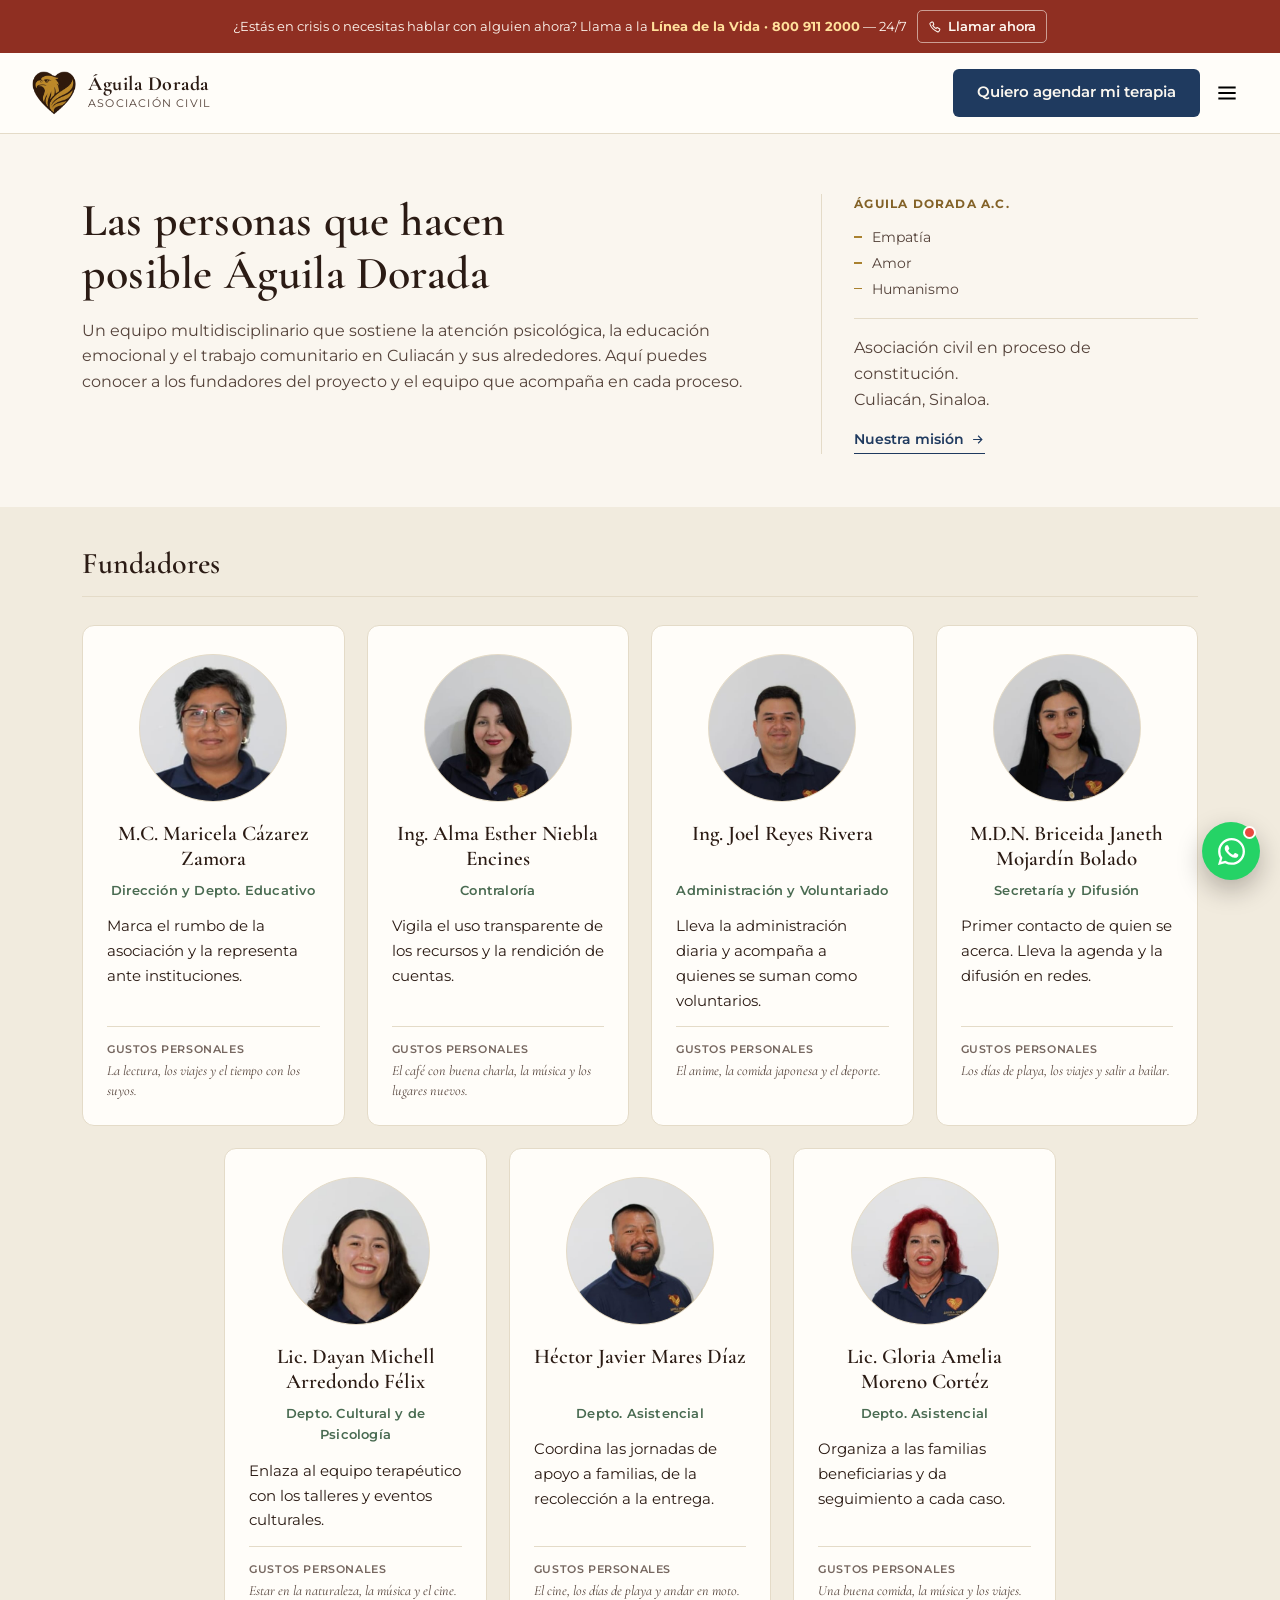
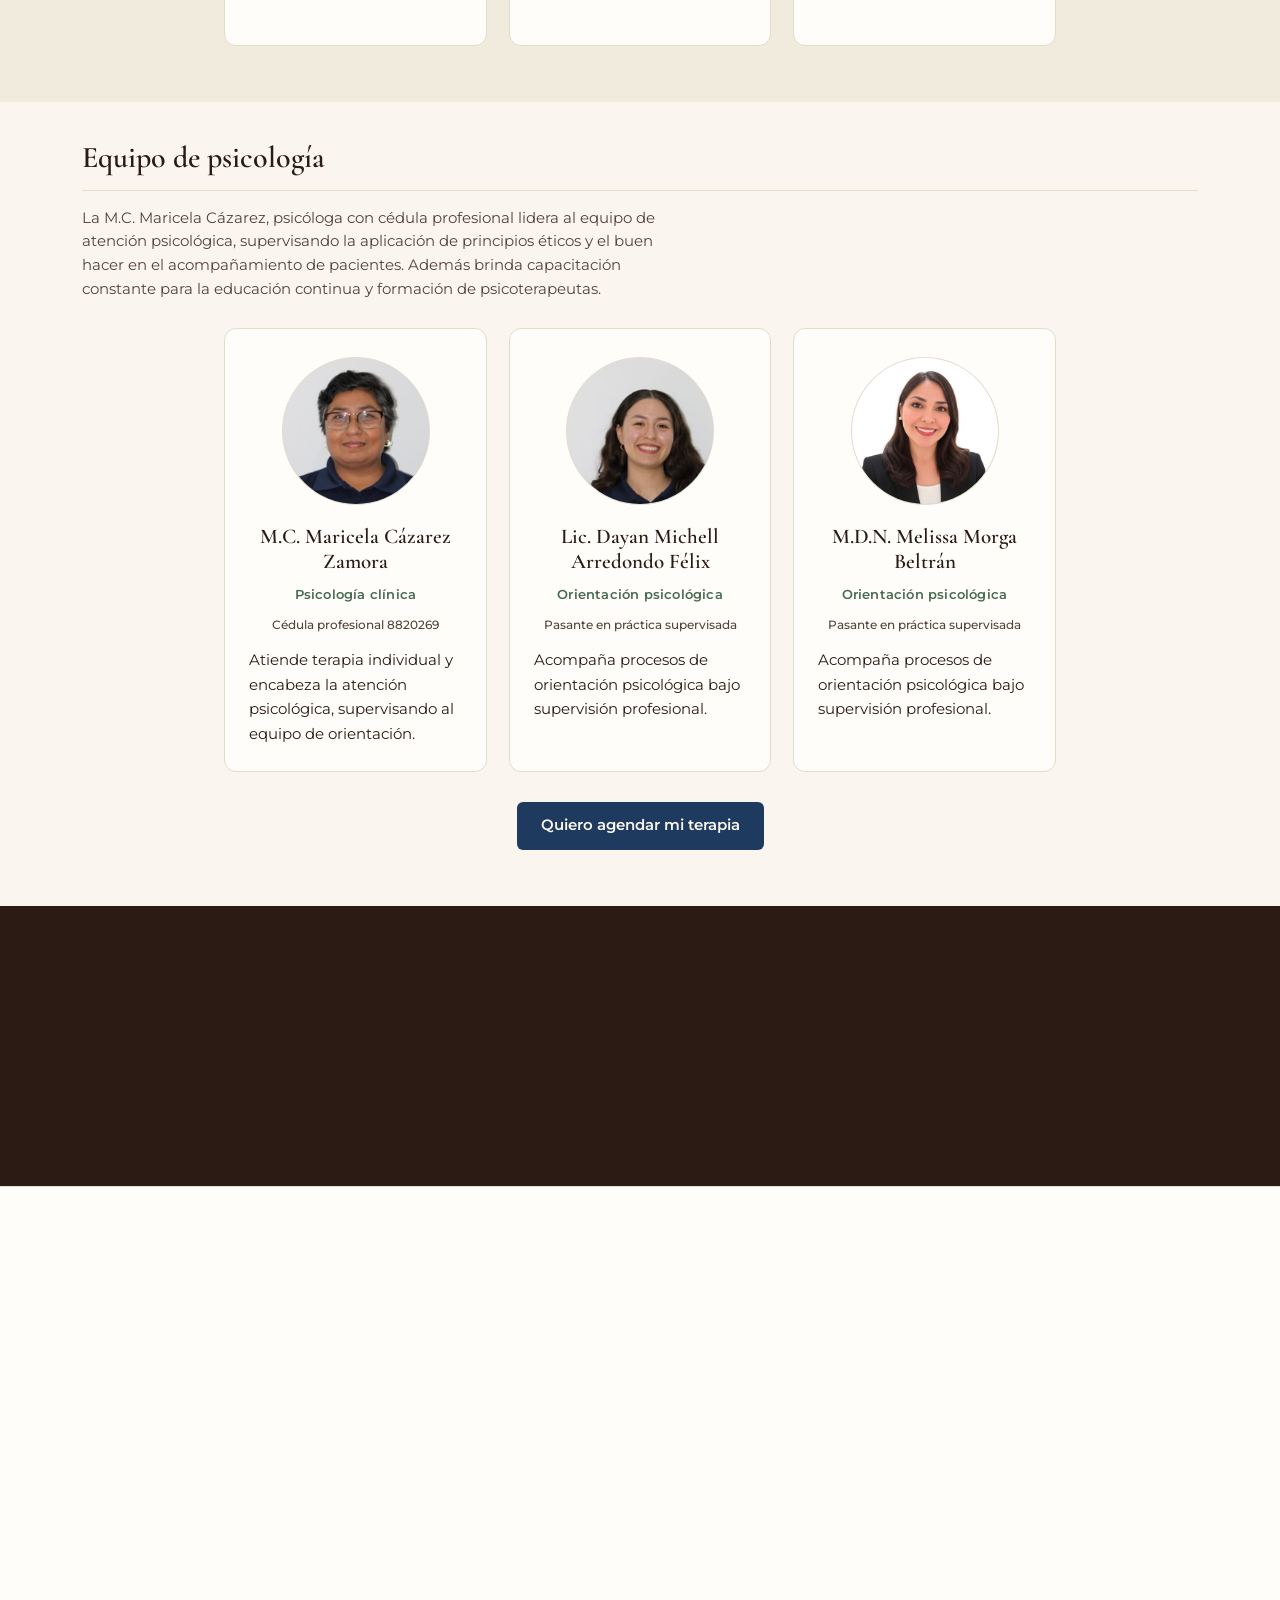
<file: pages/nosotros.html>
<!DOCTYPE html>
<html lang="es">

<head>
  <meta charset="UTF-8">
  <meta name="viewport" content="width=device-width, initial-scale=1.0">
  <title>Nosotros — Águila Dorada A.C.</title>
  <link rel="canonical" href="https://aguiladorada.org/pages/nosotros.html">
  <link rel="icon" type="image/png" href="../assets/images/logo.png">
  <script>document.documentElement.classList.add('js');</script>
  <link rel="stylesheet" href="../styles.css">
  <meta name="description"
    content="Conoce al equipo de Águila Dorada A.C.: las personas fundadoras y el equipo de psicología que sostienen la atención en salud mental accesible en Culiacán.">
  <meta name="theme-color" content="#FAF6EF">
  <meta property="og:type" content="website">
  <meta property="og:url" content="https://aguiladorada.org/pages/nosotros.html">
  <meta property="og:site_name" content="Águila Dorada A.C.">
  <meta property="og:locale" content="es_MX">
  <meta property="og:title" content="Nosotros — Águila Dorada A.C.">
  <meta property="og:description"
    content="Las personas detrás de Águila Dorada A.C.: fundadores y equipo de psicología.">
  <meta property="og:image" content="https://aguiladorada.org/assets/og-image.jpg">
  <meta property="og:image:width" content="1200">
  <meta property="og:image:height" content="630">
  <meta property="og:image:type" content="image/jpeg">
  <meta name="twitter:card" content="summary_large_image">
  <meta name="twitter:title" content="Nosotros — Águila Dorada A.C.">
  <meta name="twitter:description"
    content="Las personas detrás de Águila Dorada A.C.: fundadores y equipo de psicología.">
  <meta name="twitter:image" content="https://aguiladorada.org/assets/og-image.jpg">
  <link rel="preconnect" href="https://fonts.googleapis.com">
  <link rel="preconnect" href="https://fonts.gstatic.com" crossorigin>
  <link rel="preload" as="style"
    href="https://fonts.googleapis.com/css2?family=Cormorant+Garamond:wght@600;700&family=Montserrat:wght@400;500;600;700&display=swap"
    onload="this.onload=null;this.rel='stylesheet'">
  <noscript>
    <link
      href="https://fonts.googleapis.com/css2?family=Cormorant+Garamond:wght@600;700&family=Montserrat:wght@400;500;600;700&display=swap"
      rel="stylesheet">
  </noscript>

  <!-- =================================================================
       CÓMO COMPLETAR ESTA PÁGINA
       -----------------------------------------------------------------
       EQUIPO (7): nombres y puestos ya son los reales. El texto de
       <p class="tm-aporte"> es un BORRADOR editable. Falta:

       1. FOTOS: ya están las 7, recortadas a cuadrado 400x400 y optimizadas
          (72 KB en total). Para reemplazar una, guárdala
          CUADRADA (400x400, JPEG) con el mismo nombre de archivo:
            maricela-cazarez.jpg   -> M.C. Maricela Cázarez Zamora
            alma-niebla.jpg        -> Ing. Alma Esther Niebla Encines
            joel-reyes.jpg         -> Ing. Joel Reyes Rivera
            briceida-mojardin.jpg  -> M.D.N. Briceida Janeth Mojardín Bolado
            dayan-arredondo.jpg    -> Lic. Dayan Michell Arredondo Félix
            hector-mares.jpg       -> Héctor Javier Mares Díaz
            gloria-moreno.jpg      -> Lic. Gloria Amelia Moreno Cortéz
          Si el archivo falta, el <img> se autoelimina (onerror) y queda
          el monograma de iniciales.
       2. APORTE del equipo (7): es un borrador editable; ajústalo si
          hace falta. "Gustos personales" ya está completo (solo en Fundadores).
       3. PSICOLOGÍA: Maricela tiene cédula (8820269) y encabeza la atención.
          Dayan y Melissa Morga Beltrán figuran como pasantes en práctica
          supervisada. Son 3 tarjetas por ahora; para sumar otra copia una
          de las de Dayan/Melissa y cambia foto, nombre y "aporte".
       ================================================================= -->
  <script type="application/ld+json">
{
  "@context": "https://schema.org",
  "@type": "AboutPage",
  "name": "Nosotros — Águila Dorada A.C.",
  "url": "https://aguiladorada.org/pages/nosotros.html",
  "inLanguage": "es",
  "about": {
    "@type": "NGO",
    "name": "Águila Dorada A.C.",
    "url": "https://aguiladorada.org",
    "employee": [
      {
        "@type": "Person",
        "honorificPrefix": "M.C.",
        "name": "Maricela Cázarez Zamora",
        "jobTitle": "Dirección y Depto. Educativo",
        "hasCredential": {
          "@type": "EducationalOccupationalCredential",
          "credentialCategory": "Cédula profesional",
          "identifier": "8820269"
        }
      },
      {
        "@type": "Person",
        "honorificPrefix": "Ing.",
        "name": "Alma Esther Niebla Encines",
        "jobTitle": "Contraloría"
      },
      {
        "@type": "Person",
        "honorificPrefix": "Ing.",
        "name": "Joel Reyes Rivera",
        "jobTitle": "Administración y Voluntariado"
      },
      {
        "@type": "Person",
        "honorificPrefix": "M.D.N.",
        "name": "Briceida Janeth Mojardín Bolado",
        "jobTitle": "Secretaría y Difusión"
      },
      {
        "@type": "Person",
        "honorificPrefix": "Lic.",
        "name": "Dayan Michell Arredondo Félix",
        "jobTitle": "Depto. Cultural y de Psicología"
      },
      {
        "@type": "Person",
        "name": "Héctor Javier Mares Díaz",
        "jobTitle": "Depto. Asistencial"
      },
      {
        "@type": "Person",
        "honorificPrefix": "Lic.",
        "name": "Gloria Amelia Moreno Cortéz",
        "jobTitle": "Depto. Asistencial"
      },
      {
        "@type": "Person",
        "honorificPrefix": "M.D.N.",
        "name": "Melissa Morga Beltrán",
        "jobTitle": "Orientación psicológica (pasante en práctica supervisada)"
      }
    ]
  }
}
</script>
  <script type="application/ld+json">
{
  "@context": "https://schema.org",
  "@type": "BreadcrumbList",
  "itemListElement": [
    { "@type": "ListItem", "position": 1, "name": "Inicio", "item": "https://aguiladorada.org/" },
    { "@type": "ListItem", "position": 2, "name": "Nosotros", "item": "https://aguiladorada.org/pages/nosotros.html" }
  ]
}
</script>
</head>

<body>

  <a href="#main-content" class="skip-link">Saltar al contenido</a>

  <aside class="crisis-bar" aria-label="Atención en crisis">
    <span>¿Estás en crisis o necesitas hablar con alguien ahora? Llama a la <strong>Línea de la Vida · 800 911
        2000</strong> — 24/7</span>
    <a href="tel:8009112000" class="crisis-action"><svg viewBox="0 0 24 24" fill="none" stroke="currentColor"
        stroke-width="1.8">
        <path
          d="M6.6 3.5 4 5c-.8.5-.9 1.6-.5 2.5 2.2 5.5 7.1 10.4 12.6 12.6.9.4 2 .2 2.5-.5l1.5-2.6c.4-.7.2-1.6-.5-2l-3.1-1.8c-.7-.4-1.5-.2-1.9.4l-.9 1.2c-2.4-1.3-4.3-3.2-5.6-5.6l1.2-.9c.6-.4.8-1.2.4-1.9L8.6 4c-.4-.7-1.3-.9-2-.5Z" />
      </svg>Llamar ahora</a>
  </aside>

  <header>
    <div class="nav">
      <a class="brand" href="../index.html" aria-label="Águila Dorada A.C. — Inicio">
        <img class="brand-mark" src="../assets/images/logo.png" width="300" height="276" decoding="async" alt="Águila Dorada A.C. — logo">
        <div class="brand-text">
          <div class="name">Águila Dorada</div>
          <div class="tag">Asociación Civil</div>
        </div>
      </a>
      <nav class="links" aria-label="Principal">
        <a href="../index.html#main-content">Inicio</a>
        <a href="servicios.html">Servicios</a>
        <a href="programas-comunitarios.html">Comunidad</a>
        <a href="../index.html#eventos">Próximos eventos</a>
        <a href="eventos-pasados.html">Eventos pasados</a>
        <a href="nosotros.html" aria-current="page">Nosotros</a>
        <a href="voluntariado.html">Voluntariado</a>
        <a href="contacto.html">Contacto</a>
      </nav>
      <div style="display:flex;align-items:center;gap:6px;">
        <a data-wa href="https://wa.me/526672115886?text=Hola%2C%20me%20gustar%C3%ADa%20agendar%20una%20sesi%C3%B3n%20de%20terapia%20con%20%C3%81guila%20Dorada."
          class="btn btn-navy" target="_blank" rel="noopener noreferrer" aria-label="Quiero agendar mi terapia"><span class="btn-full" aria-hidden="true">Quiero agendar mi
            terapia</span><span class="btn-short" aria-hidden="true">Agendar</span></a>
        <button class="menu-btn" id="menuBtn" aria-label="Abrir menú" aria-expanded="false" aria-controls="mobileNav">
          <svg viewBox="0 0 24 24" fill="none" stroke="currentColor" stroke-width="1.8">
            <path d="M4 7h16M4 12h16M4 17h16" />
          </svg>
        </button>
      </div>
    </div>
    <nav class="mobile-nav" id="mobileNav" aria-label="Menú móvil">
      <a href="../index.html#main-content">Inicio</a>
      <a href="servicios.html">Servicios</a>
      <a href="programas-comunitarios.html">Comunidad</a>
      <a href="../index.html#eventos">Próximos eventos</a>
      <a href="eventos-pasados.html">Eventos pasados</a>
      <a href="nosotros.html" aria-current="page">Nosotros</a>
      <a href="voluntariado.html">Voluntariado</a>
      <a href="contacto.html">Contacto</a>
    </nav>
  </header>

  <main id="main-content">

    <section class="page-head page-head--team">
      <div class="wrap ph-grid">
        <div class="ph-main">
          <h1>Las personas que hacen posible Águila Dorada</h1>
          <p>Un equipo multidisciplinario que sostiene la atención psicológica, la educación emocional y el trabajo
            comunitario en Culiacán y sus alrededores. Aquí puedes conocer a los fundadores del proyecto y el equipo
            que acompaña en cada proceso.</p>
        </div>

        <aside class="ph-aside" aria-label="Sobre Águila Dorada A.C.">
          <span class="ph-aside-label">Águila Dorada A.C.</span>
          <ul class="ph-aside-list">
            <li>Empatía</li>
            <li>Amor</li>
            <li>Humanismo</li>
          </ul>
          <p class="ph-aside-meta">Asociación civil en proceso de constitución.<br>Culiacán, Sinaloa.</p>
          <a class="ph-aside-link" href="../index.html#mision">Nuestra misión
            <svg viewBox="0 0 24 24" fill="none" stroke="currentColor" stroke-width="1.8" aria-hidden="true">
              <path d="M5 12h14M13 6l6 6-6 6" />
            </svg></a>
        </aside>
      </div>
    </section>

    <section class="team-section section-alt">
      <div class="wrap">
        <div class="team-group-head">
          <h2>Fundadores</h2>
        </div>
        <div class="team-grid team-founders">

          <article class="tm-card" data-reveal>
            <div class="tm-avatar">
              <span class="tm-monogram" aria-hidden="true">MC</span>
              <img class="tm-photo" src="../assets/images/equipo/maricela-cazarez.jpg" alt="Retrato de M.C. Maricela Cázarez Zamora"
                width="400" height="400" loading="lazy"
                onerror="this.remove()">
            </div>
            <h3 class="tm-name">M.C. Maricela Cázarez Zamora</h3>
            <p class="tm-role">Dirección y Depto. Educativo</p>
            <p class="tm-aporte">Marca el rumbo de la asociación y la representa ante instituciones.</p>
            <p class="tm-personal"><b>Gustos personales</b><span>La lectura, los viajes y el tiempo con los suyos.</span></p>
          </article>

          <article class="tm-card" data-reveal>
            <div class="tm-avatar">
              <span class="tm-monogram" aria-hidden="true">AN</span>
              <img class="tm-photo" src="../assets/images/equipo/alma-niebla.jpg" alt="Retrato de Ing. Alma Esther Niebla Encines"
                width="400" height="400" loading="lazy"
                onerror="this.remove()">
            </div>
            <h3 class="tm-name">Ing. Alma Esther Niebla Encines</h3>
            <p class="tm-role">Contraloría</p>
            <p class="tm-aporte">Vigila el uso transparente de los recursos y la rendición de cuentas.</p>
            <p class="tm-personal"><b>Gustos personales</b><span>El café con buena charla, la música y los lugares nuevos.</span></p>
          </article>

          <article class="tm-card" data-reveal>
            <div class="tm-avatar">
              <span class="tm-monogram" aria-hidden="true">JR</span>
              <img class="tm-photo" src="../assets/images/equipo/joel-reyes.jpg" alt="Retrato de Ing. Joel Reyes Rivera"
                width="400" height="400" loading="lazy"
                onerror="this.remove()">
            </div>
            <h3 class="tm-name">Ing. Joel Reyes Rivera</h3>
            <p class="tm-role">Administración y Voluntariado</p>
            <p class="tm-aporte">Lleva la administración diaria y acompaña a quienes se suman como voluntarios.</p>
            <p class="tm-personal"><b>Gustos personales</b><span>El anime, la comida japonesa y el deporte.</span></p>
          </article>

          <article class="tm-card" data-reveal>
            <div class="tm-avatar">
              <span class="tm-monogram" aria-hidden="true">BM</span>
              <img class="tm-photo" src="../assets/images/equipo/briceida-mojardin.jpg" alt="Retrato de M.D.N. Briceida Janeth Mojardín Bolado"
                width="400" height="400" loading="lazy"
                onerror="this.remove()">
            </div>
            <h3 class="tm-name">M.D.N. Briceida Janeth Mojardín Bolado</h3>
            <p class="tm-role">Secretaría y Difusión</p>
            <p class="tm-aporte">Primer contacto de quien se acerca. Lleva la agenda y la difusión en redes.</p>
            <p class="tm-personal"><b>Gustos personales</b><span>Los días de playa, los viajes y salir a bailar.</span></p>
          </article>

          <article class="tm-card" data-reveal>
            <div class="tm-avatar">
              <span class="tm-monogram" aria-hidden="true">DA</span>
              <img class="tm-photo" src="../assets/images/equipo/dayan-arredondo.jpg" alt="Retrato de Lic. Dayan Michell Arredondo Félix"
                width="400" height="400" loading="lazy"
                onerror="this.remove()">
            </div>
            <h3 class="tm-name">Lic. Dayan Michell Arredondo Félix</h3>
            <p class="tm-role">Depto. Cultural y de Psicología</p>
            <p class="tm-aporte">Enlaza al equipo terapéutico con los talleres y eventos culturales.</p>
            <p class="tm-personal"><b>Gustos personales</b><span>Estar en la naturaleza, la música y el cine.</span></p>
          </article>

          <article class="tm-card" data-reveal>
            <div class="tm-avatar">
              <span class="tm-monogram" aria-hidden="true">HM</span>
              <img class="tm-photo" src="../assets/images/equipo/hector-mares.jpg" alt="Retrato de Héctor Javier Mares Díaz"
                width="400" height="400" loading="lazy"
                onerror="this.remove()">
            </div>
            <h3 class="tm-name">Héctor Javier Mares Díaz</h3>
            <p class="tm-role">Depto. Asistencial</p>
            <p class="tm-aporte">Coordina las jornadas de apoyo a familias, de la recolección a la entrega.</p>
            <p class="tm-personal"><b>Gustos personales</b><span>El cine, los días de playa y andar en moto.</span></p>
          </article>

          <article class="tm-card" data-reveal>
            <div class="tm-avatar">
              <span class="tm-monogram" aria-hidden="true">GM</span>
              <img class="tm-photo" src="../assets/images/equipo/gloria-moreno.jpg" alt="Retrato de Lic. Gloria Amelia Moreno Cortéz"
                width="400" height="400" loading="lazy"
                onerror="this.remove()">
            </div>
            <h3 class="tm-name">Lic. Gloria Amelia Moreno Cortéz</h3>
            <p class="tm-role">Depto. Asistencial</p>
            <p class="tm-aporte">Organiza a las familias beneficiarias y da seguimiento a cada caso.</p>
            <p class="tm-personal"><b>Gustos personales</b><span>Una buena comida, la música y los viajes.</span></p>
          </article>

        </div>
      </div>
    </section>

    <section class="team-section team-psic">
      <div class="wrap">
        <div class="team-group-head">
          <h2>Equipo de psicología</h2>
        </div>
        <p class="team-intro">La M.C. Maricela Cázarez, psicóloga con cédula profesional lidera al equipo de atención
          psicológica, supervisando la aplicación de principios éticos y el buen hacer en el acompañamiento de
          pacientes. Además brinda capacitación constante para la educación continua y formación de
          psicoterapeutas.</p>
        <div class="team-grid team-psicologas">

          <article class="tm-card" data-reveal>
            <div class="tm-avatar">
              <span class="tm-monogram" aria-hidden="true">MC</span>
              <img class="tm-photo" src="../assets/images/equipo/maricela-cazarez.jpg" alt="Retrato de M.C. Maricela Cázarez Zamora"
                width="400" height="400" loading="lazy" onerror="this.remove()">
            </div>
            <h3 class="tm-name">M.C. Maricela Cázarez Zamora</h3>
            <p class="tm-role">Psicología clínica</p>
            <p class="tm-cred">Cédula profesional 8820269</p>
            <p class="tm-aporte">Atiende terapia individual y encabeza la atención psicológica, supervisando al equipo de orientación.</p>
          </article>

          <article class="tm-card" data-reveal>
            <div class="tm-avatar">
              <span class="tm-monogram" aria-hidden="true">DA</span>
              <img class="tm-photo" src="../assets/images/equipo/dayan-arredondo.jpg" alt="Retrato de Lic. Dayan Michell Arredondo Félix"
                width="400" height="400" loading="lazy" onerror="this.remove()">
            </div>
            <h3 class="tm-name">Lic. Dayan Michell Arredondo Félix</h3>
            <p class="tm-role">Orientación psicológica</p>
            <p class="tm-cred">Pasante en práctica supervisada</p>
            <p class="tm-aporte">Acompaña procesos de orientación psicológica bajo supervisión profesional.</p>
          </article>

          <article class="tm-card" data-reveal>
            <div class="tm-avatar">
              <span class="tm-monogram" aria-hidden="true">MM</span>
              <img class="tm-photo" src="../assets/images/equipo/melissa-morga.jpg" alt="Retrato de M.D.N. Melissa Morga Beltrán"
                width="400" height="400" loading="lazy" onerror="this.remove()">
            </div>
            <h3 class="tm-name">M.D.N. Melissa Morga Beltrán</h3>
            <p class="tm-role">Orientación psicológica</p>
            <p class="tm-cred">Pasante en práctica supervisada</p>
            <p class="tm-aporte">Acompaña procesos de orientación psicológica bajo supervisión profesional.</p>
          </article>

        </div>

        <div class="team-booking">
          <a data-wa href="https://wa.me/526672115886?text=Hola%2C%20me%20gustar%C3%ADa%20agendar%20una%20sesi%C3%B3n%20de%20terapia%20con%20%C3%81guila%20Dorada." class="btn btn-navy" target="_blank"
            rel="noopener noreferrer">Quiero agendar mi terapia</a>
        </div>
      </div>
    </section>

    <section class="team-close">
      <div class="wrap">
        <h2>Este equipo crece con la comunidad</h2>
        <p>Si quieres acompañar procesos, apoyar talleres o compartir tus habilidades, hay un lugar para ti en Águila
          Dorada.</p>
        <div class="btn-row">
          <a href="voluntariado.html" class="btn btn-gold">Quiero sumarme como voluntario</a>
          <a href="servicios.html" class="btn btn-ghost-light">Conoce nuestros servicios</a>
        </div>
      </div>
    </section>

  </main>

  <footer>
    <div class="wrap">
      <div class="foot-grid">
        <div class="foot-brand">
          <div class="brand">
            <img class="brand-mark" src="../assets/images/logo.png" loading="lazy" decoding="async" width="300" height="276"
              alt="Águila Dorada A.C. — logo">
            <div class="brand-text">
              <div class="name">Águila Dorada A.C.</div>
              <div class="tag">Asociación Civil</div>
            </div>
          </div>
          <p>"Acompañamos, fortalecemos y transformamos vidas." Salud mental accesible para Culiacán y su comunidad.</p>
          <div class="socials">
            <a href="https://www.facebook.com/aguiladoradaac" aria-label="Facebook" target="_blank"
              rel="noopener noreferrer"><svg viewBox="0 0 24 24" fill="currentColor">
                <path
                  d="M13.5 22v-8h2.7l.5-3.2h-3.2V8.9c0-.9.3-1.5 1.7-1.5h1.6V4.5C15.9 4.4 14.9 4 13.7 4c-2.5 0-4.2 1.5-4.2 4.3v2.5H6.8v3.2h2.7v8h4Z" />
              </svg></a>
            <a href="https://www.instagram.com/aguiladoradaac?stkn=MXRkZHAwYmRkMmg5Yg%3D%3D&amp;utm_source=qr"
              aria-label="Instagram" target="_blank" rel="noopener noreferrer"><svg viewBox="0 0 24 24" fill="none"
                stroke="currentColor" stroke-width="1.6">
                <rect x="3" y="3" width="18" height="18" rx="5" />
                <circle cx="12" cy="12" r="4" />
                <circle cx="17.5" cy="6.5" r="1" />
              </svg></a>
          </div>
        </div>
        <div class="foot-col">
          <h3>Enlaces rápidos</h3>
          <ul>
            <li><a href="../index.html#main-content">Inicio</a></li>
            <li><a href="nosotros.html" aria-current="page">Nosotros</a></li>
            <li><a href="servicios.html">Servicios</a></li>
            <li><a href="programas-comunitarios.html">Comunidad</a></li>
            <li><a href="../index.html#eventos">Próximos eventos</a></li>
            <li><a href="eventos-pasados.html">Eventos pasados</a></li>
            <li><a href="voluntariado.html">Voluntariado</a></li>
            <li><a href="contacto.html">Contacto</a></li>
          </ul>
        </div>
        <div class="foot-col">
          <h3>Servicios</h3>
          <ul>
            <li><a href="servicios.html">Terapia</a></li>
            <li><a href="servicios.html">Diagnóstico</a></li>
          </ul>
          <h3 style="margin-top:20px;">Actividades comunitarias</h3>
          <ul>
            <li><a href="programas-comunitarios.html#comunidad">Reuniones de comunidad quincenales</a></li>
            <li><a href="programas-comunitarios.html#educativo">Educativos</a></li>
            <li><a href="programas-comunitarios.html#cultural">Culturales</a></li>
            <li><a href="programas-comunitarios.html#asistencial">Asistenciales</a></li>
          </ul>
        </div>
        <div class="foot-col" id="contacto">
          <h3>Contacto</h3>
          <address>
            <ul>
              <li><a data-wa href="https://wa.me/526672115886" target="_blank" rel="noopener noreferrer">WhatsApp
                  institucional</a></li>
              <li class="foot-hours">Horario de atención<br>
                Lunes a viernes: 9:00–13:00 y 15:00–17:00.<br>
                Sábado: 9:00–14:00.<br>
                Domingo: cerrado.<br>
                Las sesiones de terapia siempre son con cita previa.</li>
              <li style="margin-top:1em;"><a href="mailto:aguiladorada.admi@gmail.com">aguiladorada.admi@gmail.com</a></li>
              <li>Matías Lazcano 2134, int. 11<br>Tierra Blanca, 80030<br>Culiacán Rosales, Sinaloa, México</li>
            </ul>
          </address>
        </div>
      </div>
      <div class="foot-bottom">
        <span>© 2026 Águila Dorada A.C. — Asociación Civil. Todos los derechos reservados.</span>
        <!-- PRIVACIDAD AÚN NO DESPLEGADA: el aviso de privacidad no se publica todavía. Cuando esté listo, quita este comentario para reactivar el enlace del pie.
        <a class="foot-legal" href="privacidad.html">Aviso de privacidad</a> -->
        <span class="privacy-note"><svg viewBox="0 0 24 24" fill="none" stroke="currentColor" stroke-width="1.8"
            aria-hidden="true">
            <path d="M7 10V7a5 5 0 0 1 10 0v3M5 10h14v10H5V10Z" />
          </svg>Tu privacidad es nuestra prioridad</span>
      </div>
    </div>
  </footer>

  <!-- Chatbot flotante: árbol de decisión sin backend ni IA (ver TREE más
       abajo). Guía a Terapia/Eventos/Voluntariado/Contacto/Nosotros/
       Donativos/Crisis y termina siempre en un enlace real a WhatsApp,
       tel: o una página del sitio. -->
  <div class="chatbot-widget">
    <div class="chatbot-panel" id="chatbotPanel" role="dialog" aria-modal="false" aria-label="Chat de preguntas frecuentes"
      hidden>
      <div class="chatbot-head">
        <div class="chatbot-avatar">
          <img src="../assets/images/logo.png" alt="" width="40" height="40">
          <span class="chatbot-online-dot" aria-hidden="true"></span>
        </div>
        <div class="chatbot-head-text">
          <div class="chatbot-name">Águila Dorada</div>
          <div class="chatbot-tag">Asistente virtual</div>
        </div>
        <button type="button" class="chatbot-close-btn" id="chatbotCloseBtn" aria-label="Cerrar chat">
          <svg viewBox="0 0 24 24" fill="none" stroke="currentColor" stroke-width="2">
            <path d="M6 6l12 12M18 6 6 18" />
          </svg>
        </button>
      </div>
      <div class="chatbot-body" id="chatbotBody" role="log" aria-live="polite"></div>
    </div>
    <button type="button" class="chatbot-fab has-badge" id="chatbotFab" aria-haspopup="dialog" aria-expanded="false"
      aria-controls="chatbotPanel" aria-label="Abrir chat de preguntas frecuentes">
      <span class="chatbot-fab-dot" aria-hidden="true"></span>
      <svg class="ic-chat" viewBox="0 0 24 24" fill="currentColor" aria-hidden="true">
        <path
          d="M17.472 14.382c-.297-.149-1.758-.867-2.03-.967-.273-.099-.471-.148-.671.15-.198.297-.767.966-.94 1.164-.173.199-.347.223-.644.075-.297-.15-1.255-.463-2.39-1.475-.883-.788-1.48-1.761-1.653-2.059-.173-.297-.018-.458.13-.606.134-.133.298-.347.446-.52.149-.174.198-.298.298-.497.099-.198.05-.371-.025-.52-.075-.149-.669-1.612-.916-2.207-.242-.579-.487-.5-.669-.51-.173-.008-.372-.01-.57-.01-.198 0-.52.074-.792.372-.272.297-1.04 1.016-1.04 2.479 0 1.462 1.065 2.875 1.213 3.074.149.198 2.096 3.2 5.077 4.487.709.306 1.262.489 1.694.625.712.227 1.36.195 1.871.118.571-.085 1.758-.719 2.006-1.413.248-.694.248-1.289.173-1.413-.074-.124-.272-.198-.57-.347m-5.421 7.403h-.004a9.87 9.87 0 01-5.031-1.378l-.361-.214-3.741.982.998-3.648-.235-.374a9.86 9.86 0 01-1.51-5.26c.001-5.45 4.436-9.884 9.888-9.884 2.64 0 5.122 1.03 6.988 2.898a9.825 9.825 0 012.893 6.994c-.003 5.45-4.437 9.884-9.885 9.884M20.52 3.449C18.24 1.245 15.24 0 12.045 0 5.463 0 .104 5.36.101 11.943c0 2.104.549 4.158 1.595 5.968L0 24l6.335-1.652a11.882 11.882 0 005.71 1.494h.005c6.582 0 11.941-5.36 11.944-11.943 0-3.19-1.24-6.187-3.494-8.45" />
      </svg>
      <svg class="ic-close" viewBox="0 0 24 24" fill="none" stroke="currentColor" stroke-width="2">
        <path d="M6 6l12 12M18 6 6 18" />
      </svg>
    </button>
  </div>

  <script>
    // Fuente única del número de WhatsApp institucional (mismo criterio que index.html).
    const WHATSAPP_NUMBER = '526672115886';
    document.querySelectorAll('[data-wa]').forEach((link) => {
      link.href = link.href.replace(/wa\.me\/\d+/, `wa.me/${WHATSAPP_NUMBER}`);
    });

    const menuBtn = document.getElementById('menuBtn');
    const mobileNav = document.getElementById('mobileNav');
    menuBtn.addEventListener('click', () => {
      const isOpen = mobileNav.classList.toggle('open');
      menuBtn.setAttribute('aria-expanded', isOpen ? 'true' : 'false');
    });
    mobileNav.querySelectorAll('a').forEach(a => a.addEventListener('click', () => {
      mobileNav.classList.remove('open');
      menuBtn.setAttribute('aria-expanded', 'false');
    }));
    document.addEventListener('keydown', (e) => {
      if (e.key === 'Escape' && mobileNav.classList.contains('open')) {
        mobileNav.classList.remove('open');
        menuBtn.setAttribute('aria-expanded', 'false');
        menuBtn.focus();
      }
    });

    // Header compacto al hacer scroll (mismo criterio que index.html).
    (function initHeaderScroll() {
      const header = document.querySelector('header');
      if (!header) return;
      const onScroll = () => header.classList.toggle('is-scrolled', window.scrollY > 8);
      onScroll();
      window.addEventListener('scroll', onScroll, { passive: true });
    })();

    // Chatbot flotante: árbol de decisión por reglas, sin IA ni backend.
    // Todo el contenido vive en TREE (dos niveles: tema -> sub-pregunta).
    // La mayoría de las hojas son solo informativas (sin WhatsApp) para
    // resolver la duda ahí mismo; solo las hojas de "acción" (agendar,
    // postularme, escribir, donar, crisis) ofrecen WhatsApp/tel/enlace.
    // Copia de la misma estructura de index.html, con rutas relativas
    // ajustadas al vivir dentro de pages/.
    const EVENTOS_HREF = '../index.html#eventos';
    const DONAR_HREF = '../index.html#donar';
    const TREE = [
      {
        id: 'terapia',
        label: 'Terapia y diagnóstico',
        children: [
          {
            id: 'terapia-incluye',
            label: '¿Qué incluye la terapia?',
            message: 'Atención psicológica <strong>individual</strong>, presencial o en línea, en un espacio confidencial y sin juicio.',
            quickAction: 'terapia-agendar',
          },
          {
            id: 'terapia-diagnostico',
            label: '¿Cómo es el proceso de diagnóstico?',
            message: 'Nuestro equipo de psicología clínica realiza <strong>entrevistas</strong> y <strong>pruebas especializadas</strong> para evaluar tu estado de salud mental, entregándote un diagnóstico preciso y un plan de tratamiento a tu medida. Es un servicio aparte de la terapia.',
            quickAction: 'terapia-agendar',
          },
          {
            id: 'terapia-necesito-diagnostico',
            label: '¿Necesito diagnóstico antes de ir a terapia?',
            message: '<strong>No.</strong> Puedes agendar terapia directamente; el diagnóstico es para cuando buscas específicamente una evaluación psicológica formal.',
            quickAction: 'terapia-agendar',
          },
          {
            id: 'terapia-costo',
            label: '¿Cuánto cuesta?',
            message: 'Entre <strong>$150 y $350 MXN</strong> por sesión. Aplicamos un estudio socioeconómico para definir un monto justo a pagar por el servicio; lo hacemos en tu primera consulta, no al agendar.',
            quickAction: 'terapia-agendar',
          },
          {
            id: 'terapia-proceso',
            label: '¿Cómo empiezo?',
            message: '<ol><li><strong>Escríbenos:</strong> nos cuentas brevemente qué buscas.</li><li><strong>Primera cita:</strong> presencial, o en línea si no puedes acceder a nuestras oficinas o eres foráneo/a; ahí hacemos el estudio socioeconómico y definimos tu cuota.</li><li><strong>Seguimiento:</strong> una sesión cada 15 días; en caso de ser necesario, la frecuencia puede modificarse.</li></ol>',
            quickAction: 'terapia-agendar',
          },
          {
            id: 'terapia-quien-atiende',
            label: '¿Quién me atiende?',
            message: 'La <strong>M.C. Maricela Cázarez</strong>, psicóloga con cédula profesional, encabeza la atención. El resto del equipo brinda orientación psicológica como pasantes en práctica supervisada por ella.',
            quickAction: 'terapia-agendar',
          },
          {
            id: 'terapia-agendar',
            label: 'Quiero agendar mi cita',
            gold: true,
            message: 'Perfecto. Escríbenos por WhatsApp y coordinamos tu primera cita, o revisa el detalle completo en Servicios.',
            actions: [
              { type: 'wa', label: 'Agendar por WhatsApp', text: 'Hola, me gustaría agendar una sesión de terapia con Águila Dorada.' },
              { type: 'link', label: 'Ver la página de Servicios', href: 'servicios.html' },
            ],
          },
        ],
      },
      {
        id: 'eventos',
        label: 'Eventos y comunidad',
        children: [
          {
            id: 'eventos-tipos',
            label: '¿Qué tipo de eventos hacen?',
            message: '<ul><li><strong>Comunidad:</strong> reuniones quincenales de escucha y acompañamiento.</li><li><strong>Educativo:</strong> talleres y pláticas de bienestar emocional.</li><li><strong>Cultural:</strong> encuentros de arte, música y lectura.</li><li><strong>Asistencial:</strong> jornadas de apoyo con víveres.</li></ul>',
          },
          {
            id: 'eventos-costo',
            label: '¿Tienen costo?',
            message: 'La mayoría son <strong>de costo mínimo accesible</strong>. Algunas conferencias tienen una cuota de recuperación, indicada en cada convocatoria.',
          },
          {
            id: 'eventos-ver-proximos',
            label: 'Ver próximos eventos',
            message: 'Aquí tienes las próximas fechas confirmadas.',
            actions: [{ type: 'link', label: 'Ver próximos eventos', href: EVENTOS_HREF }],
          },
          {
            id: 'eventos-ver-pasados',
            label: 'Ver eventos pasados',
            message: 'Puedes ver la memoria de talleres y conferencias anteriores, con evidencia de cada actividad.',
            actions: [{ type: 'link', label: 'Ver eventos pasados', href: 'eventos-pasados.html' }],
          },
        ],
      },
      {
        id: 'voluntariado',
        label: 'Voluntariado',
        children: [
          {
            id: 'vol-urgente',
            label: '¿Qué áreas necesitan voluntarios ahora?',
            message: 'Apoyan a toda la asociación por igual, así que son la prioridad hoy:<ul><li><strong>Marketing y promoción</strong></li><li><strong>Gestión de eventos</strong></li><li><strong>Ventas y llenado de cupos</strong></li><li><strong>Difusión y contenido</strong></li></ul>',
            quickAction: 'vol-postular',
          },
          {
            id: 'vol-otras',
            label: '¿Qué otras áreas hay?',
            message: 'Reciben voluntariado de forma continua:<ul><li><strong>Talleres y eventos educativos</strong></li><li><strong>Cultural y artes expresivas</strong></li><li><strong>Asistencial:</strong> jornadas de víveres</li></ul>',
            quickAction: 'vol-postular',
          },
          {
            id: 'vol-experiencia',
            label: '¿Necesito experiencia previa?',
            message: '<strong>No</strong>, para la mayoría de las áreas no. Cada una tiene su propio nivel de requisitos (algunas piden solo disponibilidad); te orientamos para encontrar dónde encajas mejor.',
            quickAction: 'vol-postular',
          },
          {
            id: 'vol-postular',
            label: 'Quiero postularme',
            gold: true,
            message: 'En la página de Voluntariado puedes elegir tu área exacta, cada una con su propio botón de WhatsApp; o escríbenos directo y te orientamos.',
            actions: [
              { type: 'link', label: 'Ver áreas de voluntariado', href: 'voluntariado.html' },
              { type: 'wa', label: 'Escribir por WhatsApp', text: 'Hola, me interesa ser voluntario/a en Águila Dorada.' },
            ],
          },
        ],
      },
      {
        id: 'contacto',
        label: 'Contacto y horarios',
        children: [
          {
            id: 'contacto-horario',
            label: 'Horario de atención',
            message: '<strong>Lunes a viernes:</strong> 9:00–13:00 y 15:00–17:00.<br><strong>Sábado:</strong> 9:00–14:00.<br><strong>Domingo:</strong> cerrado.<br>Las sesiones de terapia siempre son con cita previa.',
          },
          {
            id: 'contacto-direccion',
            label: 'Dirección',
            message: 'Matías Lazcano 2134, interior 11, Col. Tierra Blanca, C.P. 80030, Culiacán Rosales, Sinaloa.',
            actions: [{ type: 'link', label: 'Ver en Google Maps', href: 'https://www.google.com/maps/search/?api=1&query=Mat%C3%ADas%20Lazcano%202134%2C%20Tierra%20Blanca%2C%2080030%20Culiac%C3%A1n%20Rosales%2C%20Sinaloa', external: true }],
          },
          {
            id: 'contacto-correo',
            label: 'Correo electrónico',
            message: '<strong>aguiladorada.admi@gmail.com</strong> para contacto general.<br><strong>aguiladorada.psic@gmail.com</strong> específicamente para terapia y diagnóstico.',
          },
          {
            id: 'contacto-ver',
            label: 'Ver todas las formas de contacto',
            message: 'En la página de Contacto tienes el formulario, WhatsApp, correo, mapa y horarios en un solo lugar.',
            actions: [
              { type: 'link', label: 'Ver página de Contacto', href: 'contacto.html' },
              { type: 'wa', label: 'Escribir por WhatsApp', text: 'Hola, tengo una pregunta para Águila Dorada.' },
            ],
          },
        ],
      },
      {
        id: 'nosotros',
        label: 'Sobre Águila Dorada',
        children: [
          {
            id: 'nosotros-que-es',
            label: '¿Quiénes son?',
            message: 'Águila Dorada A.C. es una <strong>asociación civil</strong> (actualmente en proceso de constitución) dedicada a la salud mental y el bienestar emocional en Culiacán y sus alrededores.',
          },
          {
            id: 'nosotros-mision',
            label: 'Nuestra misión',
            message: '<em>"Acompañamos, fortalecemos y transformamos vidas."</em><br>Salud mental accesible para Culiacán y su comunidad.',
          },
          {
            id: 'nosotros-equipo',
            label: '¿Quién forma el equipo?',
            message: 'Un equipo de <strong>7 fundadores</strong> dirige la asociación, más un equipo de psicología encabezado por la <strong>M.C. Maricela Cázarez</strong>, psicóloga con cédula profesional.',
          },
          {
            id: 'nosotros-ver',
            label: 'Ver página de Nosotros',
            message: 'Conoce a todo el equipo, con fotos y el rol de cada quien.',
            actions: [{ type: 'link', label: 'Ver página de Nosotros', href: 'nosotros.html' }],
          },
        ],
      },
      {
        id: 'donativos',
        label: 'Donativos',
        children: [
          {
            id: 'donar-dinero',
            label: '¿Cómo puedo donar dinero?',
            message: 'Por <strong>transferencia bancaria</strong>. Los datos completos (banco, CLABE y concepto) y el botón para compartir tu comprobante están en la sección de donativos de la página de inicio.',
            actions: [{ type: 'link', label: 'Ver datos para donar', href: DONAR_HREF }],
          },
          {
            id: 'donar-viveres',
            label: '¿Aceptan víveres?',
            message: 'Sí: sopa, arroz, frijol, lenteja, aceite, atún, enlatados y más.<br><strong>Requisito:</strong> productos cerrados, en buen estado, con más de 6 meses de caducidad (sin vidrio).',
            actions: [{ type: 'link', label: 'Ver dónde llevarlos', href: DONAR_HREF }],
          },
          {
            id: 'donar-tiempo',
            label: 'Quiero donar mi tiempo',
            message: 'También puedes apoyar como voluntario/a; no necesitas experiencia previa.',
            actions: [{ type: 'link', label: 'Ver voluntariado', href: 'voluntariado.html' }],
          },
        ],
      },
      {
        id: 'crisis',
        label: 'Estoy en crisis ahora',
        urgent: true,
        message: 'Si estás en crisis ahora, llama de inmediato a la <strong>Línea de la Vida: 800 911 2000</strong>, gratuita y disponible 24/7. Agendar terapia no es un canal de urgencias.',
        actions: [
          { type: 'tel', label: 'Llamar ahora', href: 'tel:8009112000' },
        ],
      },
    ];

    // Índice plano id -> nodo, para resolver los botones de acceso rápido
    // (quickAction) que se agregan a las respuestas de una misma pestaña.
    const NODE_INDEX = {};
    (function indexChatbotNodes(nodes) {
      nodes.forEach((node) => {
        NODE_INDEX[node.id] = node;
        if (node.children) indexChatbotNodes(node.children);
      });
    })(TREE);

    const chatbotFab = document.getElementById('chatbotFab');
    const chatbotPanel = document.getElementById('chatbotPanel');
    const chatbotBody = document.getElementById('chatbotBody');
    const chatbotCloseBtn = document.getElementById('chatbotCloseBtn');
    let chatbotOpen = false;
    let chatbotPath = []; // pila de nodos desde la raíz hasta la pantalla actual

    function renderChatbotOptions(items, isRoot) {
      if (isRoot) {
        const greeting = document.createElement('div');
        greeting.className = 'chatbot-msg';
        greeting.textContent = 'Hola 👋 Soy el asistente virtual de Águila Dorada. ¿Sobre qué te gustaría saber más?';
        chatbotBody.appendChild(greeting);
      } else {
        const back = document.createElement('button');
        back.type = 'button';
        back.className = 'chatbot-back';
        back.innerHTML = '<svg viewBox="0 0 24 24" fill="none" stroke="currentColor" stroke-width="2" aria-hidden="true"><path d="M15 5 8 12l7 7"/></svg>Volver';
        back.addEventListener('click', chatbotGoBack);
        chatbotBody.appendChild(back);
      }

      const options = document.createElement('div');
      options.className = 'chatbot-options';
      items.forEach((node) => {
        const btn = document.createElement('button');
        btn.type = 'button';
        btn.className = 'chatbot-option-btn' + (node.urgent ? ' is-urgent' : '') + (node.gold ? ' is-gold' : '');
        btn.textContent = node.label;
        btn.addEventListener('click', () => {
          chatbotPath.push(node);
          renderChatbot();
        });
        options.appendChild(btn);
      });
      chatbotBody.appendChild(options);

      if (isRoot) {
        const footnote = document.createElement('p');
        footnote.className = 'chatbot-footnote';
        footnote.innerHTML = `¿Prefieres escribirnos directo? <a href="https://wa.me/${WHATSAPP_NUMBER}" target="_blank" rel="noopener noreferrer">Ir a WhatsApp</a>`;
        chatbotBody.appendChild(footnote);
      }
    }

    function renderChatbotLeaf(node) {
      const back = document.createElement('button');
      back.type = 'button';
      back.className = 'chatbot-back';
      back.innerHTML = '<svg viewBox="0 0 24 24" fill="none" stroke="currentColor" stroke-width="2" aria-hidden="true"><path d="M15 5 8 12l7 7"/></svg>Volver';
      back.addEventListener('click', chatbotGoBack);
      chatbotBody.appendChild(back);

      const msg = document.createElement('div');
      msg.className = 'chatbot-msg' + (node.urgent ? ' is-urgent' : '');
      msg.innerHTML = node.message;
      chatbotBody.appendChild(msg);

      if (node.actions && node.actions.length) {
        const cta = document.createElement('div');
        cta.className = 'chatbot-cta';
        node.actions.forEach((action) => {
          const a = document.createElement('a');
          a.className = 'chatbot-cta-btn' + (action.type === 'wa' ? ' is-primary' : '');
          a.textContent = action.label;
          if (action.type === 'wa') {
            a.href = `https://wa.me/${WHATSAPP_NUMBER}?text=${encodeURIComponent(action.text)}`;
            a.target = '_blank';
            a.rel = 'noopener noreferrer';
          } else {
            a.href = action.href;
            if (action.external) {
              a.target = '_blank';
              a.rel = 'noopener noreferrer';
            }
          }
          cta.appendChild(a);
        });
        chatbotBody.appendChild(cta);
      }

      const quickTarget = node.quickAction && NODE_INDEX[node.quickAction];
      if (quickTarget) {
        const quick = document.createElement('button');
        quick.type = 'button';
        quick.className = 'chatbot-option-btn' + (quickTarget.gold ? ' is-gold' : '');
        quick.textContent = quickTarget.label;
        quick.addEventListener('click', () => {
          chatbotPath.push(quickTarget);
          renderChatbot();
        });
        chatbotBody.appendChild(quick);
      }
    }

    function chatbotGoBack() {
      chatbotPath.pop();
      renderChatbot();
    }

    function renderChatbot() {
      chatbotBody.innerHTML = '';
      const current = chatbotPath[chatbotPath.length - 1];
      if (!current) {
        renderChatbotOptions(TREE, true);
      } else if (current.children) {
        renderChatbotOptions(current.children, false);
      } else {
        renderChatbotLeaf(current);
      }
      chatbotBody.scrollTop = 0;
    }

    function onChatbotKeydown(e) {
      if (e.key === 'Escape') closeChatbot();
    }

    function openChatbot() {
      if (chatbotOpen) return;
      chatbotOpen = true;
      chatbotPath = [];
      renderChatbot();
      chatbotPanel.hidden = false;
      void chatbotPanel.offsetHeight;
      chatbotPanel.classList.add('is-open');
      chatbotFab.setAttribute('aria-expanded', 'true');
      chatbotFab.classList.remove('has-badge');
      chatbotFab.classList.add('is-open');
      document.addEventListener('keydown', onChatbotKeydown);
      chatbotCloseBtn.focus();
    }

    function closeChatbot() {
      if (!chatbotOpen) return;
      chatbotOpen = false;
      chatbotPanel.classList.remove('is-open');
      chatbotFab.setAttribute('aria-expanded', 'false');
      chatbotFab.classList.remove('is-open');
      document.removeEventListener('keydown', onChatbotKeydown);
      const finish = () => { chatbotPanel.hidden = true; };
      if (window.matchMedia('(prefers-reduced-motion: reduce)').matches) {
        finish();
      } else {
        chatbotPanel.addEventListener('transitionend', finish, { once: true });
      }
      chatbotFab.focus();
    }

    chatbotFab.addEventListener('click', () => (chatbotOpen ? closeChatbot() : openChatbot()));
    chatbotCloseBtn.addEventListener('click', closeChatbot);

    // Revelación escalonada de las tarjetas del equipo.
    const cards = document.querySelectorAll('.tm-card[data-reveal]');
    const reduce = window.matchMedia('(prefers-reduced-motion: reduce)').matches;
    if (reduce || !('IntersectionObserver' in window)) {
      cards.forEach(c => c.classList.add('is-in'));
    } else {
      const io = new IntersectionObserver((entries, obs) => {
        entries.forEach(entry => {
          if (!entry.isIntersecting) return;
          const group = entry.target.parentElement;
          const peers = [...group.querySelectorAll('.tm-card[data-reveal]')];
          const i = Math.max(0, peers.indexOf(entry.target));
          entry.target.style.transitionDelay = Math.min(i * 60, 360) + 'ms';
          entry.target.classList.add('is-in');
          obs.unobserve(entry.target);
        });
      }, { rootMargin: '0px 0px -8% 0px', threshold: 0.1 });
      cards.forEach(c => io.observe(c));
      // Seguridad: si algo impide que el observer dispare, mostrar todo.
      setTimeout(() => cards.forEach(c => c.classList.add('is-in')), 1400);
    }
  </script>
</body>

</html>
</file>
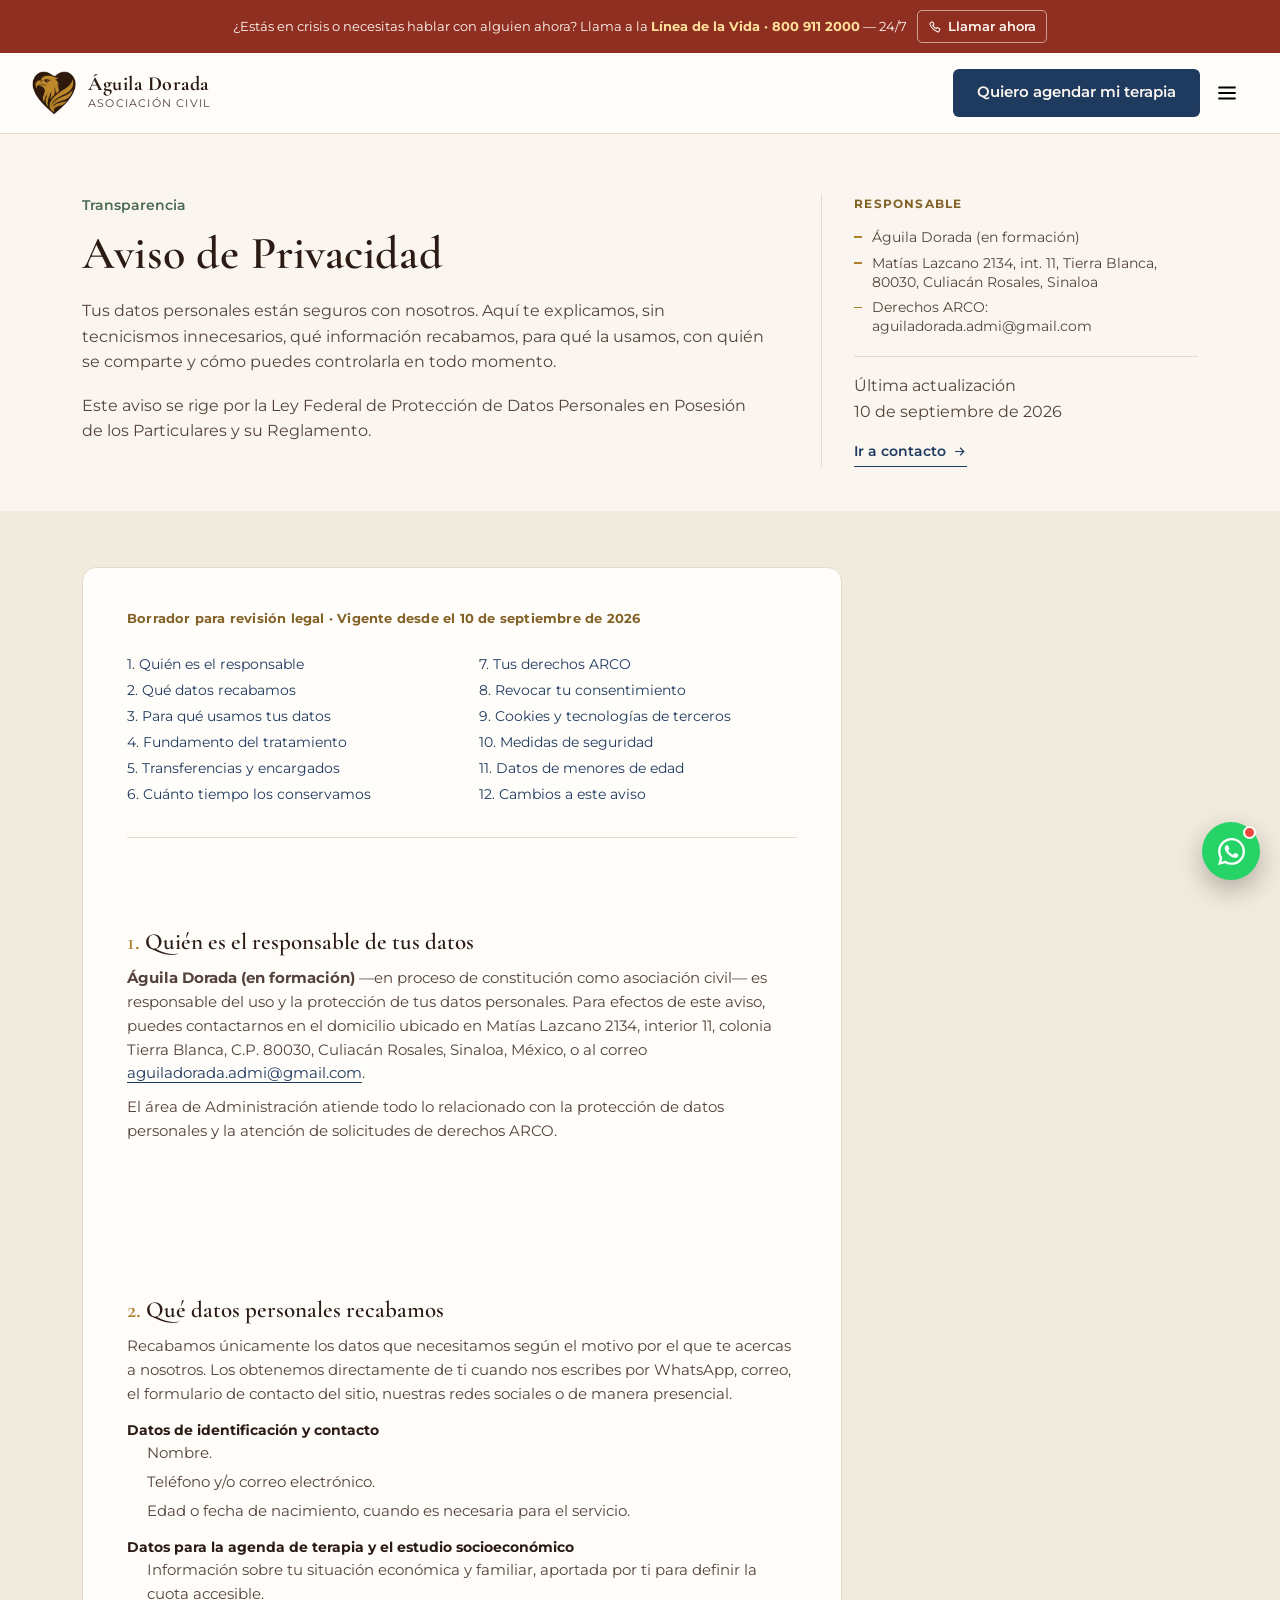
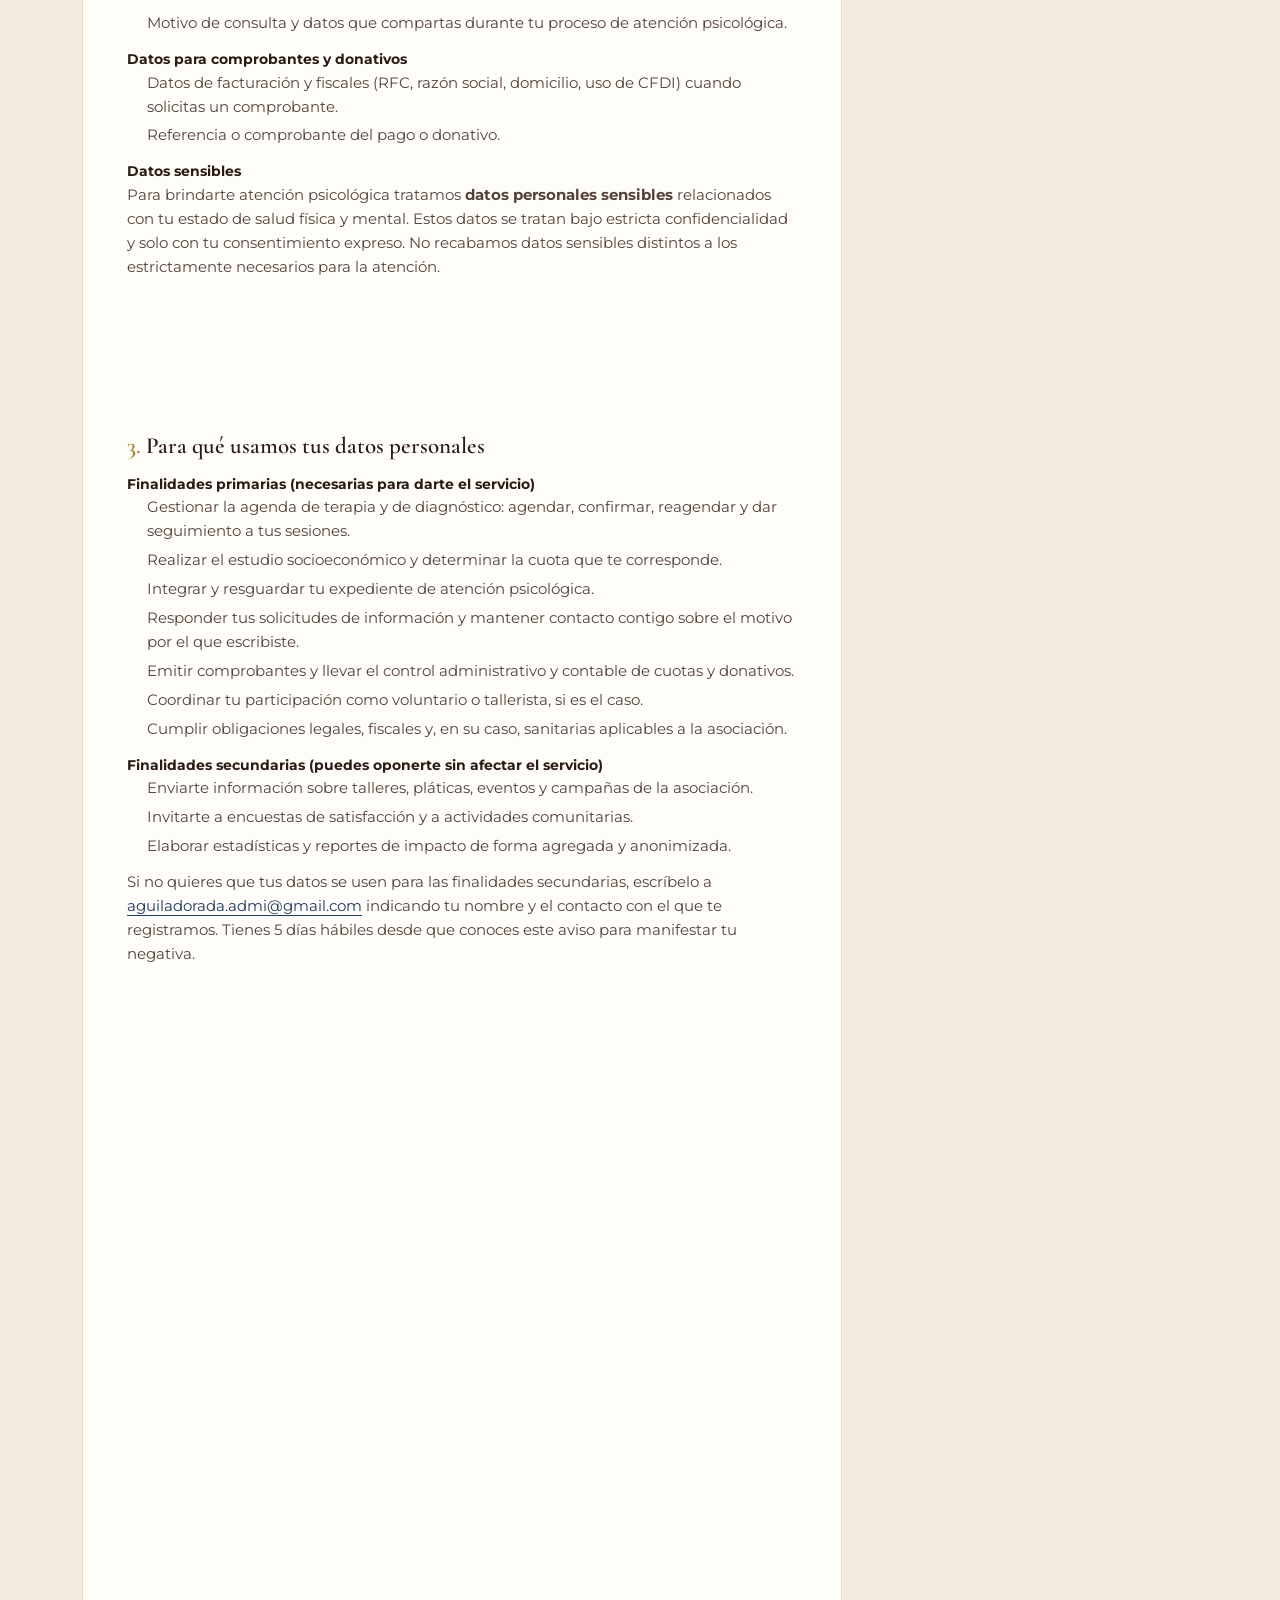
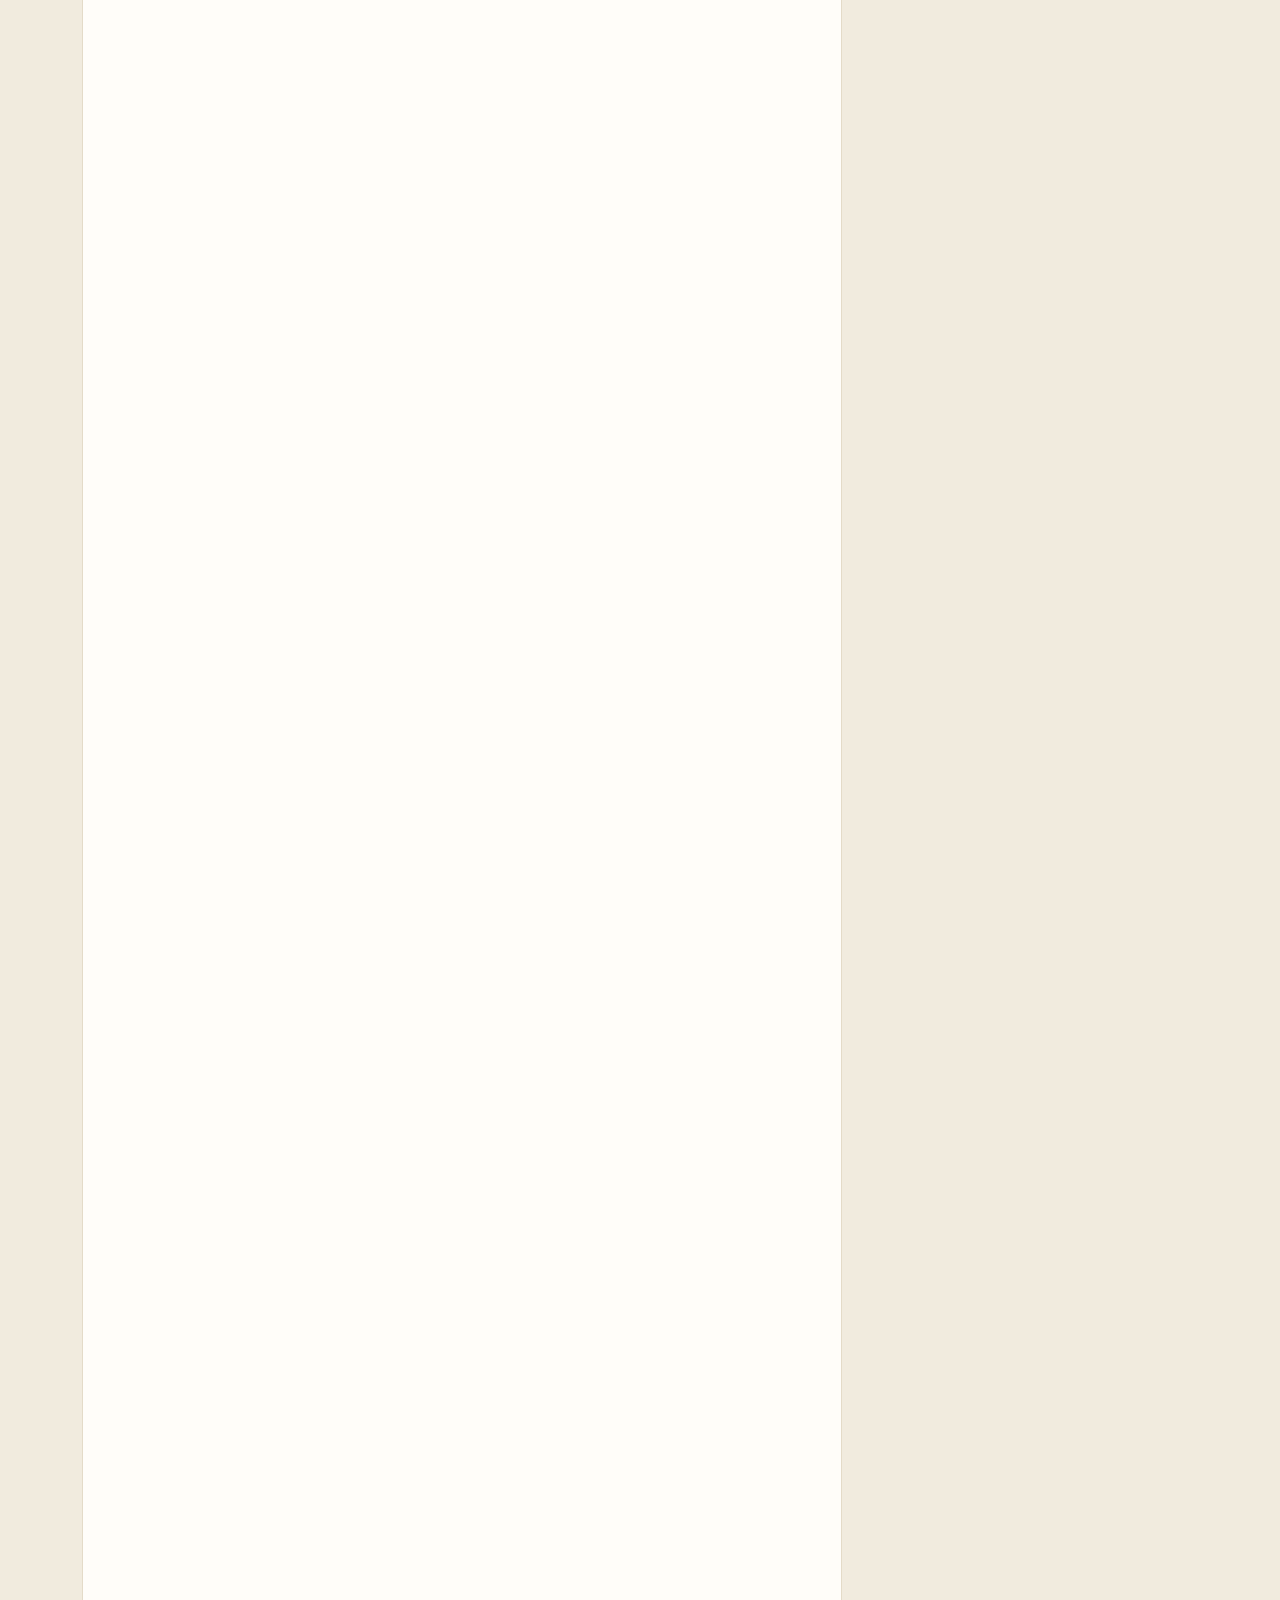
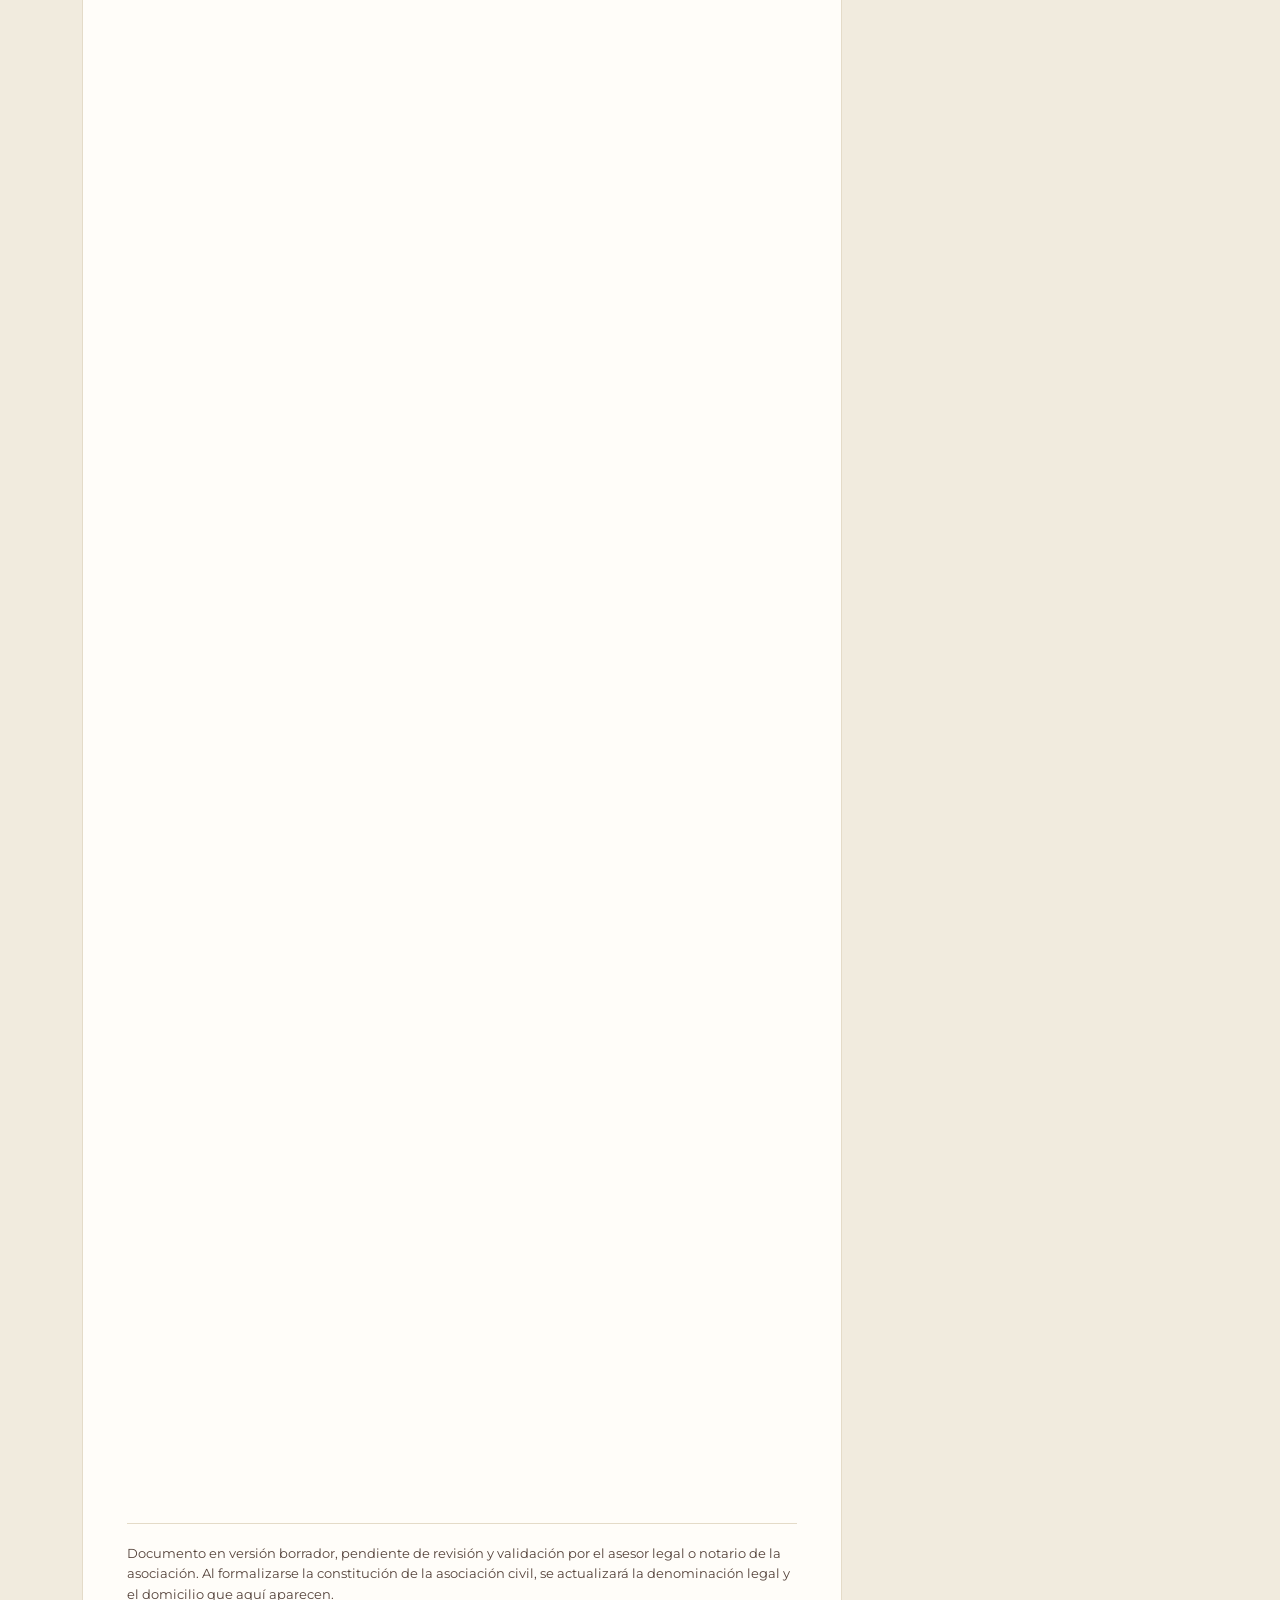
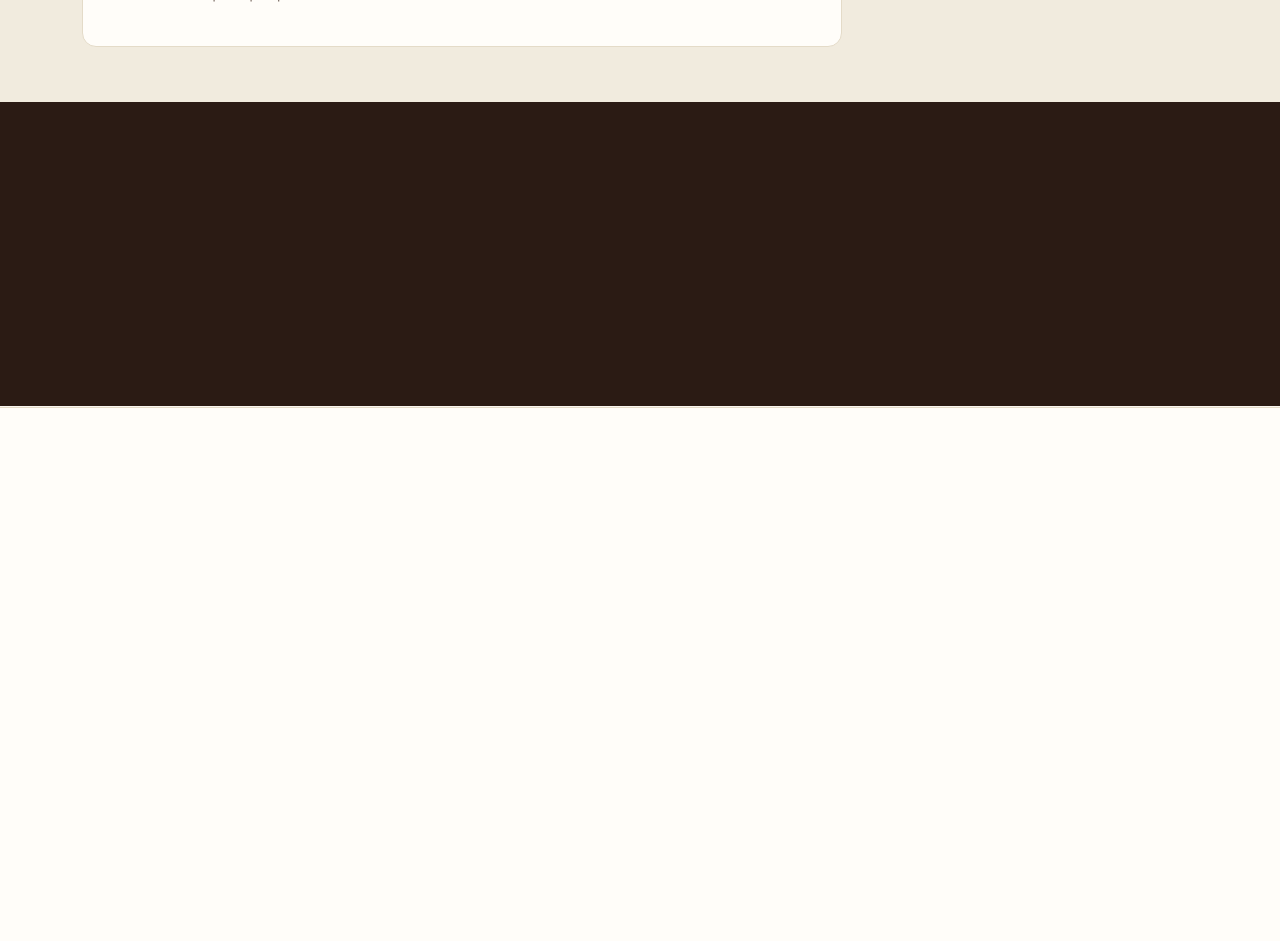
<file: pages/privacidad.html>
<!DOCTYPE html>
<html lang="es">

<head>
  <meta charset="UTF-8">
  <meta name="viewport" content="width=device-width, initial-scale=1.0">
  <title>Aviso de Privacidad — Águila Dorada A.C.</title>
  <link rel="canonical" href="https://aguiladorada.org/pages/privacidad.html">
  <link rel="icon" type="image/png" href="../assets/images/logo.png">
  <script>document.documentElement.classList.add('js');</script>
  <link rel="stylesheet" href="../styles.css">
  <meta name="description"
    content="Aviso de privacidad de Águila Dorada A.C.: qué datos personales recabamos, para qué los usamos y cómo ejercer tus derechos ARCO.">
  <meta name="theme-color" content="#FAF6EF">
  <meta name="robots" content="index, follow">
  <meta property="og:type" content="website">
  <meta property="og:url" content="https://aguiladorada.org/pages/privacidad.html">
  <meta property="og:site_name" content="Águila Dorada A.C.">
  <meta property="og:locale" content="es_MX">
  <meta property="og:title" content="Aviso de Privacidad — Águila Dorada A.C.">
  <meta property="og:description"
    content="Cómo trata Águila Dorada A.C. tus datos personales y cómo ejercer tus derechos ARCO.">
  <meta property="og:image" content="https://aguiladorada.org/assets/og-image.jpg">
  <meta property="og:image:width" content="1200">
  <meta property="og:image:height" content="630">
  <meta property="og:image:type" content="image/jpeg">
  <meta name="twitter:card" content="summary_large_image">
  <meta name="twitter:title" content="Aviso de Privacidad — Águila Dorada A.C.">
  <meta name="twitter:description"
    content="Cómo trata Águila Dorada A.C. tus datos personales y cómo ejercer tus derechos ARCO.">
  <meta name="twitter:image" content="https://aguiladorada.org/assets/og-image.jpg">
  <link rel="preconnect" href="https://fonts.googleapis.com">
  <link rel="preconnect" href="https://fonts.gstatic.com" crossorigin>
  <link rel="preload" as="style"
    href="https://fonts.googleapis.com/css2?family=Cormorant+Garamond:wght@600;700&family=Montserrat:wght@400;500;600;700&display=swap"
    onload="this.onload=null;this.rel='stylesheet'">
  <noscript>
    <link
      href="https://fonts.googleapis.com/css2?family=Cormorant+Garamond:wght@600;700&family=Montserrat:wght@400;500;600;700&display=swap"
      rel="stylesheet">
  </noscript>

  <script type="application/ld+json">
{"@context":"https://schema.org","@type":"WebPage","name":"Aviso de Privacidad — Águila Dorada A.C.","url":"https://aguiladorada.org/pages/privacidad.html","description":"Aviso de privacidad de Águila Dorada A.C. conforme a la Ley Federal de Protección de Datos Personales en Posesión de los Particulares.","inLanguage":"es","dateModified":"2026-09-10","publisher":{"@type":"NGO","name":"Águila Dorada A.C.","email":"aguiladorada.admi@gmail.com","address":{"@type":"PostalAddress","streetAddress":"Matías Lazcano 2134, int. 11","addressLocality":"Culiacán Rosales","addressRegion":"Sinaloa","postalCode":"80030","addressCountry":"MX"}}}
  </script>

  <!-- =================================================================
       CÓMO MANTENER ESTA PÁGINA  ·  AVISO DE PRIVACIDAD
       -----------------------------------------------------------------
       ESTE ES UN BORRADOR ESTÁNDAR. Antes de publicarlo como definitivo
       debe revisarlo el notario o abogado de la asociación. Está
       redactado según la Ley Federal de Protección de Datos Personales
       en Posesión de los Particulares (LFPDPPP) y su Reglamento.

       DATOS QUE HAY QUE CONFIRMAR / AJUSTAR CON EL ABOGADO:
         1. Denominación legal exacta. Mientras la constitución no esté
            protocolizada se usa "Águila Dorada (en formación)"; al
            quedar formalizada, cambiar a la razón social registrada
            ("Águila Dorada, A.C.") en todo el documento.
         2. Domicilio para oír y recibir notificaciones en materia de
            datos: hoy se usa el domicilio del sitio (Matías Lazcano
            2134, int. 11, Tierra Blanca, 80030, Culiacán, Sinaloa).
            Confírmalo o cámbialo por el domicilio fiscal/legal.
         3. Responsable / encargado de datos: hoy figura el área de
            Administración (Ing. Joel Reyes Rivera) como contacto,
            con el correo aguiladorada.admi@gmail.com para derechos
            ARCO. Ajusta el nombre del responsable designado.
         4. Plazo de conservación de expedientes clínicos: se dejó
            "el plazo que exijan las disposiciones sanitarias aplicables
            y, en su defecto, 5 años". Verifícalo con la psicóloga con
            cédula y con el abogado (NOM-004-SSA3 aplica a expedientes
            clínicos; para psicología revisar el criterio local).
         5. Herramientas de terceros vigentes en el sitio: Google
            Analytics (gtag), Google Fonts, Google Maps (embed en la
            página de contacto), embeds de Instagram (eventos pasados)
            e IndexNow. Si se agregan o quitan, actualiza la sección 9.

       El resto del sitio enlaza aquí desde: (a) el pie de página de
       todas las páginas ("Aviso de privacidad") y (b) el formulario de
       la página de contacto.
       ================================================================= -->
  <script type="application/ld+json">
{
  "@context": "https://schema.org",
  "@type": "BreadcrumbList",
  "itemListElement": [
    { "@type": "ListItem", "position": 1, "name": "Inicio", "item": "https://aguiladorada.org/" },
    { "@type": "ListItem", "position": 2, "name": "Aviso de Privacidad", "item": "https://aguiladorada.org/pages/privacidad.html" }
  ]
}
</script>
</head>

<body>

  <a href="#main-content" class="skip-link">Saltar al contenido</a>

  <aside class="crisis-bar" aria-label="Atención en crisis">
    <span>¿Estás en crisis o necesitas hablar con alguien ahora? Llama a la <strong>Línea de la Vida · 800 911
        2000</strong> — 24/7</span>
    <a href="tel:8009112000" class="crisis-action"><svg viewBox="0 0 24 24" fill="none" stroke="currentColor"
        stroke-width="1.8">
        <path
          d="M6.6 3.5 4 5c-.8.5-.9 1.6-.5 2.5 2.2 5.5 7.1 10.4 12.6 12.6.9.4 2 .2 2.5-.5l1.5-2.6c.4-.7.2-1.6-.5-2l-3.1-1.8c-.7-.4-1.5-.2-1.9.4l-.9 1.2c-2.4-1.3-4.3-3.2-5.6-5.6l1.2-.9c.6-.4.8-1.2.4-1.9L8.6 4c-.4-.7-1.3-.9-2-.5Z" />
      </svg>Llamar ahora</a>
  </aside>

  <header>
    <div class="nav">
      <a class="brand" href="../index.html" aria-label="Águila Dorada A.C. — Inicio">
        <img class="brand-mark" src="../assets/images/logo.png" width="300" height="276" decoding="async" alt="Águila Dorada A.C. — logo">
        <div class="brand-text">
          <div class="name">Águila Dorada</div>
          <div class="tag">Asociación Civil</div>
        </div>
      </a>
      <nav class="links" aria-label="Principal">
        <a href="../index.html#main-content">Inicio</a>
        <a href="servicios.html">Servicios</a>
        <a href="programas-comunitarios.html">Comunidad</a>
        <a href="../index.html#eventos">Próximos eventos</a>
        <a href="eventos-pasados.html">Eventos pasados</a>
        <a href="nosotros.html">Nosotros</a>
        <a href="voluntariado.html">Voluntariado</a>
        <a href="contacto.html">Contacto</a>
      </nav>
      <div style="display:flex;align-items:center;gap:6px;">
        <a data-wa href="https://wa.me/526672115886?text=Hola%2C%20me%20gustar%C3%ADa%20agendar%20una%20sesi%C3%B3n%20de%20terapia%20con%20%C3%81guila%20Dorada."
          class="btn btn-navy" target="_blank" rel="noopener noreferrer" aria-label="Quiero agendar mi terapia"><span class="btn-full" aria-hidden="true">Quiero agendar mi
            terapia</span><span class="btn-short" aria-hidden="true">Agendar</span></a>
        <button class="menu-btn" id="menuBtn" aria-label="Abrir menú" aria-expanded="false" aria-controls="mobileNav">
          <svg viewBox="0 0 24 24" fill="none" stroke="currentColor" stroke-width="1.8">
            <path d="M4 7h16M4 12h16M4 17h16" />
          </svg>
        </button>
      </div>
    </div>
    <nav class="mobile-nav" id="mobileNav" aria-label="Menú móvil">
      <a href="../index.html#main-content">Inicio</a>
      <a href="servicios.html">Servicios</a>
      <a href="programas-comunitarios.html">Comunidad</a>
      <a href="../index.html#eventos">Próximos eventos</a>
      <a href="eventos-pasados.html">Eventos pasados</a>
      <a href="nosotros.html">Nosotros</a>
      <a href="voluntariado.html">Voluntariado</a>
      <a href="contacto.html">Contacto</a>
    </nav>
  </header>

  <main id="main-content">

    <section class="page-head page-head--legal">
      <div class="wrap ph-grid">
        <div class="ph-main">
          <div class="kicker">Transparencia</div>
          <h1>Aviso de Privacidad</h1>
          <p>Tus datos personales están seguros con nosotros. Aquí te explicamos, sin tecnicismos innecesarios, qué
            información recabamos, para qué la usamos, con quién se comparte y cómo puedes controlarla en todo momento.</p>
          <p>Este aviso se rige por la Ley Federal de Protección de Datos Personales en Posesión de los Particulares y su
            Reglamento.</p>
        </div>

        <aside class="ph-aside" aria-label="Responsable del tratamiento">
          <span class="ph-aside-label">Responsable</span>
          <ul class="ph-aside-list">
            <li>Águila Dorada (en formación)</li>
            <li>Matías Lazcano 2134, int. 11, Tierra Blanca, 80030, Culiacán Rosales, Sinaloa</li>
            <li>Derechos ARCO: aguiladorada.admi@gmail.com</li>
          </ul>
          <p class="ph-aside-meta">Última actualización<br>10 de septiembre de 2026</p>
          <a class="ph-aside-link" href="contacto.html">Ir a contacto
            <svg viewBox="0 0 24 24" fill="none" stroke="currentColor" stroke-width="1.8" aria-hidden="true">
              <path d="M5 12h14M13 6l6 6-6 6" />
            </svg></a>
        </aside>
      </div>
    </section>

    <section class="section-alt" aria-label="Texto del aviso de privacidad">
      <div class="wrap">
        <article class="legal-doc">

          <p class="legal-updated">Borrador para revisión legal · Vigente desde el 10 de septiembre de 2026</p>

          <nav class="legal-toc" aria-label="Índice del aviso">
            <ul>
              <li><a href="#responsable">1. Quién es el responsable</a></li>
              <li><a href="#datos">2. Qué datos recabamos</a></li>
              <li><a href="#finalidades">3. Para qué usamos tus datos</a></li>
              <li><a href="#fundamento">4. Fundamento del tratamiento</a></li>
              <li><a href="#transferencias">5. Transferencias y encargados</a></li>
              <li><a href="#conservacion">6. Cuánto tiempo los conservamos</a></li>
              <li><a href="#arco">7. Tus derechos ARCO</a></li>
              <li><a href="#revocacion">8. Revocar tu consentimiento</a></li>
              <li><a href="#cookies">9. Cookies y tecnologías de terceros</a></li>
              <li><a href="#seguridad">10. Medidas de seguridad</a></li>
              <li><a href="#menores">11. Datos de menores de edad</a></li>
              <li><a href="#cambios">12. Cambios a este aviso</a></li>
            </ul>
          </nav>

          <section class="legal-section" id="responsable">
            <h2>Quién es el responsable de tus datos</h2>
            <p><strong>Águila Dorada (en formación)</strong> —en proceso de constitución como asociación civil— es
              responsable del uso y la protección de tus datos personales. Para efectos de este aviso, puedes
              contactarnos en el domicilio ubicado en Matías Lazcano 2134, interior 11, colonia Tierra Blanca, C.P.
              80030, Culiacán Rosales, Sinaloa, México, o al correo <a
                href="mailto:aguiladorada.admi@gmail.com">aguiladorada.admi@gmail.com</a>.</p>
            <p>El área de Administración atiende todo lo relacionado con la protección de datos personales y la atención
              de solicitudes de derechos ARCO.</p>
          </section>

          <section class="legal-section" id="datos">
            <h2>Qué datos personales recabamos</h2>
            <p>Recabamos únicamente los datos que necesitamos según el motivo por el que te acercas a nosotros. Los
              obtenemos directamente de ti cuando nos escribes por WhatsApp, correo, el formulario de contacto del sitio,
              nuestras redes sociales o de manera presencial.</p>
            <h3>Datos de identificación y contacto</h3>
            <ul>
              <li>Nombre.</li>
              <li>Teléfono y/o correo electrónico.</li>
              <li>Edad o fecha de nacimiento, cuando es necesaria para el servicio.</li>
            </ul>
            <h3>Datos para la agenda de terapia y el estudio socioeconómico</h3>
            <ul>
              <li>Información sobre tu situación económica y familiar, aportada por ti para definir la cuota accesible.</li>
              <li>Motivo de consulta y datos que compartas durante tu proceso de atención psicológica.</li>
            </ul>
            <h3>Datos para comprobantes y donativos</h3>
            <ul>
              <li>Datos de facturación y fiscales (RFC, razón social, domicilio, uso de CFDI) cuando solicitas un
                comprobante.</li>
              <li>Referencia o comprobante del pago o donativo.</li>
            </ul>
            <h3>Datos sensibles</h3>
            <p>Para brindarte atención psicológica tratamos <strong>datos personales sensibles</strong> relacionados con
              tu estado de salud física y mental. Estos datos se tratan bajo estricta confidencialidad y solo con tu
              consentimiento expreso. No recabamos datos sensibles distintos a los estrictamente necesarios para la
              atención.</p>
          </section>

          <section class="legal-section" id="finalidades">
            <h2>Para qué usamos tus datos personales</h2>
            <h3>Finalidades primarias (necesarias para darte el servicio)</h3>
            <ul>
              <li>Gestionar la agenda de terapia y de diagnóstico: agendar, confirmar, reagendar y dar seguimiento a tus
                sesiones.</li>
              <li>Realizar el estudio socioeconómico y determinar la cuota que te corresponde.</li>
              <li>Integrar y resguardar tu expediente de atención psicológica.</li>
              <li>Responder tus solicitudes de información y mantener contacto contigo sobre el motivo por el que
                escribiste.</li>
              <li>Emitir comprobantes y llevar el control administrativo y contable de cuotas y donativos.</li>
              <li>Coordinar tu participación como voluntario o tallerista, si es el caso.</li>
              <li>Cumplir obligaciones legales, fiscales y, en su caso, sanitarias aplicables a la asociación.</li>
            </ul>
            <h3>Finalidades secundarias (puedes oponerte sin afectar el servicio)</h3>
            <ul>
              <li>Enviarte información sobre talleres, pláticas, eventos y campañas de la asociación.</li>
              <li>Invitarte a encuestas de satisfacción y a actividades comunitarias.</li>
              <li>Elaborar estadísticas y reportes de impacto de forma agregada y anonimizada.</li>
            </ul>
            <p>Si no quieres que tus datos se usen para las finalidades secundarias, escríbelo a <a
                href="mailto:aguiladorada.admi@gmail.com">aguiladorada.admi@gmail.com</a> indicando tu nombre y el
              contacto con el que te registramos. Tienes 5 días hábiles desde que conoces este aviso para manifestar tu
              negativa.</p>
          </section>

          <section class="legal-section" id="fundamento">
            <h2>Fundamento del tratamiento</h2>
            <p>Tratamos tus datos con base en el consentimiento que otorgas al proporcionárnoslos y aceptar este aviso,
              en la relación de atención o colaboración que estableces con la asociación, y en el cumplimiento de las
              obligaciones legales que nos corresponden. El tratamiento de datos sensibles de salud requiere tu
              consentimiento expreso, que se recaba al inicio de tu proceso de atención.</p>
          </section>

          <section class="legal-section" id="transferencias">
            <h2>Transferencias y encargados</h2>
            <p><strong>No vendemos, rentamos ni comercializamos tus datos personales.</strong> No realizamos
              transferencias que requieran tu consentimiento, salvo las siguientes, que se hacen solo cuando son
              necesarias:</p>
            <ul>
              <li><strong>Autoridades</strong> administrativas, fiscales o judiciales, cuando exista un requerimiento
                fundado y motivado o una obligación legal.</li>
              <li><strong>Contador o despacho contable</strong> de la asociación, para el cumplimiento de obligaciones
                fiscales relacionadas con comprobantes y donativos.</li>
            </ul>
            <p>Además, algunos proveedores tratan datos por cuenta y bajo instrucciones de la asociación (encargados),
              como los servicios de mensajería, correo y alojamiento que usamos para comunicarnos contigo. Estos
              proveedores no están autorizados a usar tus datos para fines propios.</p>
          </section>

          <section class="legal-section" id="conservacion">
            <h2>Cuánto tiempo conservamos tus datos</h2>
            <p>Conservamos tus datos solo por el tiempo necesario para cumplir las finalidades descritas y las
              obligaciones legales aplicables:</p>
            <ul>
              <li><strong>Expediente de atención psicológica:</strong> por el plazo que exijan las disposiciones
                sanitarias aplicables y, en su defecto, un mínimo de 5 años contados a partir de la última sesión.</li>
              <li><strong>Comprobantes, cuotas y donativos:</strong> por el plazo que marque la legislación fiscal
                (por regla general, 5 años).</li>
              <li><strong>Mensajes de contacto e información general:</strong> mientras dure la gestión de tu solicitud
                y hasta 12 meses después, salvo que pidas su supresión antes.</li>
            </ul>
            <p>Terminados esos plazos, tus datos se bloquean y posteriormente se suprimen de forma segura.</p>
          </section>

          <section class="legal-section" id="arco">
            <h2>Tus derechos ARCO</h2>
            <p>En cualquier momento puedes ejercer tus derechos de <strong>Acceso, Rectificación, Cancelación y
                Oposición</strong> sobre tus datos personales:</p>
            <ul>
              <li><strong>Acceso:</strong> saber qué datos tuyos tenemos y cómo los usamos.</li>
              <li><strong>Rectificación:</strong> corregir datos inexactos o incompletos.</li>
              <li><strong>Cancelación:</strong> pedir que eliminemos tus datos cuando consideres que no se están usando
                conforme a este aviso o ya no son necesarios.</li>
              <li><strong>Oposición:</strong> pedir que dejemos de usar tus datos para un fin determinado.</li>
            </ul>
            <h3>Cómo ejercerlos</h3>
            <p>Envía tu solicitud a <a href="mailto:aguiladorada.admi@gmail.com">aguiladorada.admi@gmail.com</a> con:</p>
            <ul>
              <li>Tu nombre y un medio para comunicarte la respuesta.</li>
              <li>Copia de una identificación oficial que acredite tu identidad (o la representación legal, en su caso).</li>
              <li>La descripción clara de los datos y del derecho que quieres ejercer.</li>
            </ul>
            <p>Responderemos tu solicitud en un máximo de 20 días hábiles y, si procede, la haremos efectiva dentro de
              los 15 días hábiles siguientes. Este trámite es gratuito; solo se cobran, en su caso, los gastos de envío o
              reproducción. Si no estás conforme con la respuesta, puedes acudir al Instituto Nacional de Transparencia,
              Acceso a la Información y Protección de Datos Personales (INAI).</p>
          </section>

          <section class="legal-section" id="revocacion">
            <h2>Revocar tu consentimiento</h2>
            <p>Puedes revocar en cualquier momento el consentimiento que nos diste para tratar tus datos, por el mismo
              medio y con los mismos requisitos que una solicitud ARCO. Ten en cuenta que en algunos casos no podremos
              atender la revocación de inmediato por obligaciones legales, y que revocar el consentimiento para las
              finalidades primarias puede implicar que no podamos continuar con tu atención.</p>
          </section>

          <section class="legal-section" id="cookies">
            <h2>Cookies y tecnologías de terceros en el sitio</h2>
            <p>El formulario de contacto de este sitio <strong>no envía tus datos a ningún servidor de la asociación</strong>:
              solo arma un mensaje y abre WhatsApp o tu aplicación de correo para que tú lo envíes.</p>
            <p>El sitio utiliza servicios de terceros que pueden recabar datos de navegación (como tu dirección IP,
              dispositivo y páginas visitadas) mediante cookies o tecnologías similares:</p>
            <ul>
              <li><strong>Google Analytics</strong>, para entender de forma agregada cómo se usa el sitio. Se carga solo
                después de tu primera interacción o pasados unos segundos.</li>
              <li><strong>Google Fonts</strong> y <strong>Google Maps</strong>, para mostrar la tipografía y el mapa de
                ubicación.</li>
              <li><strong>Instagram</strong>, para incrustar nuestras publicaciones en la página de eventos pasados.</li>
            </ul>
            <p>Estos servicios se rigen por sus propias políticas de privacidad. Puedes desactivar las cookies desde la
              configuración de tu navegador; algunas funciones visuales podrían dejar de mostrarse correctamente.</p>
          </section>

          <section class="legal-section" id="seguridad">
            <h2>Medidas de seguridad</h2>
            <p>Aplicamos medidas administrativas, técnicas y físicas razonables para proteger tus datos contra pérdida,
              uso indebido, acceso no autorizado, alteración o divulgación: acceso restringido a los expedientes,
              confidencialidad del equipo, resguardo de la información y eliminación segura al final de su ciclo de vida.
              Si ocurriera una vulneración que afecte de forma significativa tus derechos, te lo informaremos.</p>
          </section>

          <section class="legal-section" id="menores">
            <h2>Datos de menores de edad</h2>
            <p>Cuando la atención psicológica involucra a una persona menor de edad, los datos se recaban y tratan con el
              consentimiento y la participación de quien ejerce la patria potestad o tutela, y con el mismo cuidado y
              confidencialidad que en cualquier otro caso.</p>
          </section>

          <section class="legal-section" id="cambios">
            <h2>Cambios a este aviso de privacidad</h2>
            <p>Podemos actualizar este aviso para reflejar cambios en nuestras prácticas, en los servicios o en la
              legislación. La versión vigente siempre estará disponible en esta página, con su fecha de última
              actualización. Cuando el cambio sea relevante, procuraremos informarlo por los medios de contacto que
              tengamos registrados.</p>
          </section>

          <p class="legal-note">Documento en versión borrador, pendiente de revisión y validación por el asesor legal o
            notario de la asociación. Al formalizarse la constitución de la asociación civil, se actualizará la
            denominación legal y el domicilio que aquí aparecen.</p>

        </article>
      </div>
    </section>

    <section class="team-close">
      <div class="wrap">
        <h2>¿Tienes dudas sobre tus datos?</h2>
        <p>Escríbenos y te explicamos qué información tenemos, para qué la usamos o cómo ejercer cualquiera de tus
          derechos. Sin trámites complicados.</p>
        <div class="btn-row">
          <a href="mailto:aguiladorada.admi@gmail.com?subject=Consulta%20sobre%20mis%20datos%20personales" class="btn btn-gold">Escribir a Administración</a>
          <a href="contacto.html" class="btn btn-ghost-light">Ver todas las formas de contacto</a>
        </div>
      </div>
    </section>

  </main>

  <footer>
    <div class="wrap">
      <div class="foot-grid">
        <div class="foot-brand">
          <div class="brand">
            <img class="brand-mark" src="../assets/images/logo.png" loading="lazy" decoding="async" width="300" height="276"
              alt="Águila Dorada A.C. — logo">
            <div class="brand-text">
              <div class="name">Águila Dorada A.C.</div>
              <div class="tag">Asociación Civil</div>
            </div>
          </div>
          <p>"Acompañamos, fortalecemos y transformamos vidas." Salud mental accesible para Culiacán y su comunidad.</p>
          <div class="socials">
            <a href="https://www.facebook.com/aguiladoradaac" aria-label="Facebook" target="_blank"
              rel="noopener noreferrer"><svg viewBox="0 0 24 24" fill="currentColor">
                <path
                  d="M13.5 22v-8h2.7l.5-3.2h-3.2V8.9c0-.9.3-1.5 1.7-1.5h1.6V4.5C15.9 4.4 14.9 4 13.7 4c-2.5 0-4.2 1.5-4.2 4.3v2.5H6.8v3.2h2.7v8h4Z" />
              </svg></a>
            <a href="https://www.instagram.com/aguiladoradaac?stkn=MXRkZHAwYmRkMmg5Yg%3D%3D&amp;utm_source=qr"
              aria-label="Instagram" target="_blank" rel="noopener noreferrer"><svg viewBox="0 0 24 24" fill="none"
                stroke="currentColor" stroke-width="1.6">
                <rect x="3" y="3" width="18" height="18" rx="5" />
                <circle cx="12" cy="12" r="4" />
                <circle cx="17.5" cy="6.5" r="1" />
              </svg></a>
          </div>
        </div>
        <div class="foot-col">
          <h3>Enlaces rápidos</h3>
          <ul>
            <li><a href="../index.html#main-content">Inicio</a></li>
            <li><a href="nosotros.html">Nosotros</a></li>
            <li><a href="servicios.html">Servicios</a></li>
            <li><a href="programas-comunitarios.html">Comunidad</a></li>
            <li><a href="../index.html#eventos">Próximos eventos</a></li>
            <li><a href="eventos-pasados.html">Eventos pasados</a></li>
            <li><a href="voluntariado.html">Voluntariado</a></li>
            <li><a href="contacto.html">Contacto</a></li>
          </ul>
        </div>
        <div class="foot-col">
          <h3>Servicios</h3>
          <ul>
            <li><a href="servicios.html#terapia">Terapia</a></li>
            <li><a href="servicios.html#diagnostico">Diagnóstico</a></li>
          </ul>
          <h3 style="margin-top:20px;">Actividades comunitarias</h3>
          <ul>
            <li><a href="programas-comunitarios.html#comunidad">Reuniones de comunidad quincenales</a></li>
            <li><a href="programas-comunitarios.html#educativo">Educativos</a></li>
            <li><a href="programas-comunitarios.html#cultural">Culturales</a></li>
            <li><a href="programas-comunitarios.html#asistencial">Asistenciales</a></li>
          </ul>
        </div>
        <div class="foot-col" id="contacto">
          <h3>Contacto</h3>
          <address>
            <ul>
              <li><a data-wa href="https://wa.me/526672115886" target="_blank" rel="noopener noreferrer">WhatsApp
                  institucional</a></li>
              <li class="foot-hours">Horario de atención<br>
                Lunes a viernes: 9:00–13:00 y 15:00–17:00.<br>
                Sábado: 9:00–14:00.<br>
                Domingo: cerrado.<br>
                Las sesiones de terapia siempre son con cita previa.</li>
              <li style="margin-top:1em;"><a href="mailto:aguiladorada.admi@gmail.com">aguiladorada.admi@gmail.com</a></li>
              <li>Matías Lazcano 2134, int. 11<br>Tierra Blanca, 80030<br>Culiacán Rosales, Sinaloa, México</li>
            </ul>
          </address>
        </div>
      </div>
      <div class="foot-bottom">
        <span>© 2026 Águila Dorada A.C. — Asociación Civil. Todos los derechos reservados.</span>
        <a class="foot-legal" href="privacidad.html" aria-current="page">Aviso de privacidad</a>
        <span class="privacy-note"><svg viewBox="0 0 24 24" fill="none" stroke="currentColor" stroke-width="1.8"
            aria-hidden="true">
            <path d="M7 10V7a5 5 0 0 1 10 0v3M5 10h14v10H5V10Z" />
          </svg>Tu privacidad es nuestra prioridad</span>
      </div>
    </div>
  </footer>

  <!-- Chatbot flotante: árbol de decisión sin backend ni IA (ver TREE más
       abajo). Guía a Terapia/Eventos/Voluntariado/Contacto/Nosotros/
       Donativos/Crisis y termina siempre en un enlace real a WhatsApp,
       tel: o una página del sitio. -->
  <div class="chatbot-widget">
    <div class="chatbot-panel" id="chatbotPanel" role="dialog" aria-modal="false" aria-label="Chat de preguntas frecuentes"
      hidden>
      <div class="chatbot-head">
        <div class="chatbot-avatar">
          <img src="../assets/images/logo.png" alt="" width="40" height="40">
          <span class="chatbot-online-dot" aria-hidden="true"></span>
        </div>
        <div class="chatbot-head-text">
          <div class="chatbot-name">Águila Dorada</div>
          <div class="chatbot-tag">Asistente virtual</div>
        </div>
        <button type="button" class="chatbot-close-btn" id="chatbotCloseBtn" aria-label="Cerrar chat">
          <svg viewBox="0 0 24 24" fill="none" stroke="currentColor" stroke-width="2">
            <path d="M6 6l12 12M18 6 6 18" />
          </svg>
        </button>
      </div>
      <div class="chatbot-body" id="chatbotBody" role="log" aria-live="polite"></div>
    </div>
    <button type="button" class="chatbot-fab has-badge" id="chatbotFab" aria-haspopup="dialog" aria-expanded="false"
      aria-controls="chatbotPanel" aria-label="Abrir chat de preguntas frecuentes">
      <span class="chatbot-fab-dot" aria-hidden="true"></span>
      <svg class="ic-chat" viewBox="0 0 24 24" fill="currentColor" aria-hidden="true">
        <path
          d="M17.472 14.382c-.297-.149-1.758-.867-2.03-.967-.273-.099-.471-.148-.671.15-.198.297-.767.966-.94 1.164-.173.199-.347.223-.644.075-.297-.15-1.255-.463-2.39-1.475-.883-.788-1.48-1.761-1.653-2.059-.173-.297-.018-.458.13-.606.134-.133.298-.347.446-.52.149-.174.198-.298.298-.497.099-.198.05-.371-.025-.52-.075-.149-.669-1.612-.916-2.207-.242-.579-.487-.5-.669-.51-.173-.008-.372-.01-.57-.01-.198 0-.52.074-.792.372-.272.297-1.04 1.016-1.04 2.479 0 1.462 1.065 2.875 1.213 3.074.149.198 2.096 3.2 5.077 4.487.709.306 1.262.489 1.694.625.712.227 1.36.195 1.871.118.571-.085 1.758-.719 2.006-1.413.248-.694.248-1.289.173-1.413-.074-.124-.272-.198-.57-.347m-5.421 7.403h-.004a9.87 9.87 0 01-5.031-1.378l-.361-.214-3.741.982.998-3.648-.235-.374a9.86 9.86 0 01-1.51-5.26c.001-5.45 4.436-9.884 9.888-9.884 2.64 0 5.122 1.03 6.988 2.898a9.825 9.825 0 012.893 6.994c-.003 5.45-4.437 9.884-9.885 9.884M20.52 3.449C18.24 1.245 15.24 0 12.045 0 5.463 0 .104 5.36.101 11.943c0 2.104.549 4.158 1.595 5.968L0 24l6.335-1.652a11.882 11.882 0 005.71 1.494h.005c6.582 0 11.941-5.36 11.944-11.943 0-3.19-1.24-6.187-3.494-8.45" />
      </svg>
      <svg class="ic-close" viewBox="0 0 24 24" fill="none" stroke="currentColor" stroke-width="2">
        <path d="M6 6l12 12M18 6 6 18" />
      </svg>
    </button>
  </div>

  <script>
    // Fuente única del número de WhatsApp institucional (mismo criterio que index.html).
    const WHATSAPP_NUMBER = '526672115886';
    document.querySelectorAll('[data-wa]').forEach((link) => {
      link.href = link.href.replace(/wa\.me\/\d+/, `wa.me/${WHATSAPP_NUMBER}`);
    });

    const menuBtn = document.getElementById('menuBtn');
    const mobileNav = document.getElementById('mobileNav');
    menuBtn.addEventListener('click', () => {
      const isOpen = mobileNav.classList.toggle('open');
      menuBtn.setAttribute('aria-expanded', isOpen ? 'true' : 'false');
    });
    mobileNav.querySelectorAll('a').forEach(a => a.addEventListener('click', () => {
      mobileNav.classList.remove('open');
      menuBtn.setAttribute('aria-expanded', 'false');
    }));
    document.addEventListener('keydown', (e) => {
      if (e.key === 'Escape' && mobileNav.classList.contains('open')) {
        mobileNav.classList.remove('open');
        menuBtn.setAttribute('aria-expanded', 'false');
        menuBtn.focus();
      }
    });

    // Header compacto al hacer scroll (mismo criterio que index.html).
    (function initHeaderScroll() {
      const header = document.querySelector('header');
      if (!header) return;
      const onScroll = () => header.classList.toggle('is-scrolled', window.scrollY > 8);
      onScroll();
      window.addEventListener('scroll', onScroll, { passive: true });
    })();

    // Chatbot flotante: árbol de decisión por reglas, sin IA ni backend.
    // Todo el contenido vive en TREE (dos niveles: tema -> sub-pregunta).
    // La mayoría de las hojas son solo informativas (sin WhatsApp) para
    // resolver la duda ahí mismo; solo las hojas de "acción" (agendar,
    // postularme, escribir, donar, crisis) ofrecen WhatsApp/tel/enlace.
    // Copia de la misma estructura de index.html, con rutas relativas
    // ajustadas al vivir dentro de pages/.
    const EVENTOS_HREF = '../index.html#eventos';
    const DONAR_HREF = '../index.html#donar';
    const TREE = [
      {
        id: 'terapia',
        label: 'Terapia y diagnóstico',
        children: [
          {
            id: 'terapia-incluye',
            label: '¿Qué incluye la terapia?',
            message: 'Atención psicológica <strong>individual</strong>, presencial o en línea, en un espacio confidencial y sin juicio.',
            quickAction: 'terapia-agendar',
          },
          {
            id: 'terapia-diagnostico',
            label: '¿Cómo es el proceso de diagnóstico?',
            message: 'Nuestro equipo de psicología clínica realiza <strong>entrevistas</strong> y <strong>pruebas especializadas</strong> para evaluar tu estado de salud mental, entregándote un diagnóstico preciso y un plan de tratamiento a tu medida. Es un servicio aparte de la terapia.',
            quickAction: 'terapia-agendar',
          },
          {
            id: 'terapia-necesito-diagnostico',
            label: '¿Necesito diagnóstico antes de ir a terapia?',
            message: '<strong>No.</strong> Puedes agendar terapia directamente; el diagnóstico es para cuando buscas específicamente una evaluación psicológica formal.',
            quickAction: 'terapia-agendar',
          },
          {
            id: 'terapia-costo',
            label: '¿Cuánto cuesta?',
            message: 'Entre <strong>$150 y $350 MXN</strong> por sesión. Aplicamos un estudio socioeconómico para definir un monto justo a pagar por el servicio; lo hacemos en tu primera consulta, no al agendar.',
            quickAction: 'terapia-agendar',
          },
          {
            id: 'terapia-proceso',
            label: '¿Cómo empiezo?',
            message: '<ol><li><strong>Escríbenos:</strong> nos cuentas brevemente qué buscas.</li><li><strong>Primera cita:</strong> presencial, o en línea si no puedes acceder a nuestras oficinas o eres foráneo/a; ahí hacemos el estudio socioeconómico y definimos tu cuota.</li><li><strong>Seguimiento:</strong> una sesión cada 15 días; en caso de ser necesario, la frecuencia puede modificarse.</li></ol>',
            quickAction: 'terapia-agendar',
          },
          {
            id: 'terapia-quien-atiende',
            label: '¿Quién me atiende?',
            message: 'La <strong>M.C. Maricela Cázarez</strong>, psicóloga con cédula profesional, encabeza la atención. El resto del equipo brinda orientación psicológica como pasantes en práctica supervisada por ella.',
            quickAction: 'terapia-agendar',
          },
          {
            id: 'terapia-agendar',
            label: 'Quiero agendar mi cita',
            gold: true,
            message: 'Perfecto. Escríbenos por WhatsApp y coordinamos tu primera cita, o revisa el detalle completo en Servicios.',
            actions: [
              { type: 'wa', label: 'Agendar por WhatsApp', text: 'Hola, me gustaría agendar una sesión de terapia con Águila Dorada.' },
              { type: 'link', label: 'Ver la página de Servicios', href: 'servicios.html' },
            ],
          },
        ],
      },
      {
        id: 'eventos',
        label: 'Eventos y comunidad',
        children: [
          {
            id: 'eventos-tipos',
            label: '¿Qué tipo de eventos hacen?',
            message: '<ul><li><strong>Comunidad:</strong> reuniones quincenales de escucha y acompañamiento.</li><li><strong>Educativo:</strong> talleres y pláticas de bienestar emocional.</li><li><strong>Cultural:</strong> encuentros de arte, música y lectura.</li><li><strong>Asistencial:</strong> jornadas de apoyo con víveres.</li></ul>',
          },
          {
            id: 'eventos-costo',
            label: '¿Tienen costo?',
            message: 'La mayoría son <strong>de costo mínimo accesible</strong>. Algunas conferencias tienen una cuota de recuperación, indicada en cada convocatoria.',
          },
          {
            id: 'eventos-ver-proximos',
            label: 'Ver próximos eventos',
            message: 'Aquí tienes las próximas fechas confirmadas.',
            actions: [{ type: 'link', label: 'Ver próximos eventos', href: EVENTOS_HREF }],
          },
          {
            id: 'eventos-ver-pasados',
            label: 'Ver eventos pasados',
            message: 'Puedes ver la memoria de talleres y conferencias anteriores, con evidencia de cada actividad.',
            actions: [{ type: 'link', label: 'Ver eventos pasados', href: 'eventos-pasados.html' }],
          },
        ],
      },
      {
        id: 'voluntariado',
        label: 'Voluntariado',
        children: [
          {
            id: 'vol-urgente',
            label: '¿Qué áreas necesitan voluntarios ahora?',
            message: 'Apoyan a toda la asociación por igual, así que son la prioridad hoy:<ul><li><strong>Marketing y promoción</strong></li><li><strong>Gestión de eventos</strong></li><li><strong>Ventas y llenado de cupos</strong></li><li><strong>Difusión y contenido</strong></li></ul>',
            quickAction: 'vol-postular',
          },
          {
            id: 'vol-otras',
            label: '¿Qué otras áreas hay?',
            message: 'Reciben voluntariado de forma continua:<ul><li><strong>Talleres y eventos educativos</strong></li><li><strong>Cultural y artes expresivas</strong></li><li><strong>Asistencial:</strong> jornadas de víveres</li></ul>',
            quickAction: 'vol-postular',
          },
          {
            id: 'vol-experiencia',
            label: '¿Necesito experiencia previa?',
            message: '<strong>No</strong>, para la mayoría de las áreas no. Cada una tiene su propio nivel de requisitos (algunas piden solo disponibilidad); te orientamos para encontrar dónde encajas mejor.',
            quickAction: 'vol-postular',
          },
          {
            id: 'vol-postular',
            label: 'Quiero postularme',
            gold: true,
            message: 'En la página de Voluntariado puedes elegir tu área exacta, cada una con su propio botón de WhatsApp; o escríbenos directo y te orientamos.',
            actions: [
              { type: 'link', label: 'Ver áreas de voluntariado', href: 'voluntariado.html' },
              { type: 'wa', label: 'Escribir por WhatsApp', text: 'Hola, me interesa ser voluntario/a en Águila Dorada.' },
            ],
          },
        ],
      },
      {
        id: 'contacto',
        label: 'Contacto y horarios',
        children: [
          {
            id: 'contacto-horario',
            label: 'Horario de atención',
            message: '<strong>Lunes a viernes:</strong> 9:00–13:00 y 15:00–17:00.<br><strong>Sábado:</strong> 9:00–14:00.<br><strong>Domingo:</strong> cerrado.<br>Las sesiones de terapia siempre son con cita previa.',
          },
          {
            id: 'contacto-direccion',
            label: 'Dirección',
            message: 'Matías Lazcano 2134, interior 11, Col. Tierra Blanca, C.P. 80030, Culiacán Rosales, Sinaloa.',
            actions: [{ type: 'link', label: 'Ver en Google Maps', href: 'https://www.google.com/maps/search/?api=1&query=Mat%C3%ADas%20Lazcano%202134%2C%20Tierra%20Blanca%2C%2080030%20Culiac%C3%A1n%20Rosales%2C%20Sinaloa', external: true }],
          },
          {
            id: 'contacto-correo',
            label: 'Correo electrónico',
            message: '<strong>aguiladorada.admi@gmail.com</strong> para contacto general.<br><strong>aguiladorada.psic@gmail.com</strong> específicamente para terapia y diagnóstico.',
          },
          {
            id: 'contacto-ver',
            label: 'Ver todas las formas de contacto',
            message: 'En la página de Contacto tienes el formulario, WhatsApp, correo, mapa y horarios en un solo lugar.',
            actions: [
              { type: 'link', label: 'Ver página de Contacto', href: 'contacto.html' },
              { type: 'wa', label: 'Escribir por WhatsApp', text: 'Hola, tengo una pregunta para Águila Dorada.' },
            ],
          },
        ],
      },
      {
        id: 'nosotros',
        label: 'Sobre Águila Dorada',
        children: [
          {
            id: 'nosotros-que-es',
            label: '¿Quiénes son?',
            message: 'Águila Dorada A.C. es una <strong>asociación civil</strong> (actualmente en proceso de constitución) dedicada a la salud mental y el bienestar emocional en Culiacán y sus alrededores.',
          },
          {
            id: 'nosotros-mision',
            label: 'Nuestra misión',
            message: '<em>"Acompañamos, fortalecemos y transformamos vidas."</em><br>Salud mental accesible para Culiacán y su comunidad.',
          },
          {
            id: 'nosotros-equipo',
            label: '¿Quién forma el equipo?',
            message: 'Un equipo de <strong>7 fundadores</strong> dirige la asociación, más un equipo de psicología encabezado por la <strong>M.C. Maricela Cázarez</strong>, psicóloga con cédula profesional.',
          },
          {
            id: 'nosotros-ver',
            label: 'Ver página de Nosotros',
            message: 'Conoce a todo el equipo, con fotos y el rol de cada quien.',
            actions: [{ type: 'link', label: 'Ver página de Nosotros', href: 'nosotros.html' }],
          },
        ],
      },
      {
        id: 'donativos',
        label: 'Donativos',
        children: [
          {
            id: 'donar-dinero',
            label: '¿Cómo puedo donar dinero?',
            message: 'Por <strong>transferencia bancaria</strong>. Los datos completos (banco, CLABE y concepto) y el botón para compartir tu comprobante están en la sección de donativos de la página de inicio.',
            actions: [{ type: 'link', label: 'Ver datos para donar', href: DONAR_HREF }],
          },
          {
            id: 'donar-viveres',
            label: '¿Aceptan víveres?',
            message: 'Sí: sopa, arroz, frijol, lenteja, aceite, atún, enlatados y más.<br><strong>Requisito:</strong> productos cerrados, en buen estado, con más de 6 meses de caducidad (sin vidrio).',
            actions: [{ type: 'link', label: 'Ver dónde llevarlos', href: DONAR_HREF }],
          },
          {
            id: 'donar-tiempo',
            label: 'Quiero donar mi tiempo',
            message: 'También puedes apoyar como voluntario/a; no necesitas experiencia previa.',
            actions: [{ type: 'link', label: 'Ver voluntariado', href: 'voluntariado.html' }],
          },
        ],
      },
      {
        id: 'crisis',
        label: 'Estoy en crisis ahora',
        urgent: true,
        message: 'Si estás en crisis ahora, llama de inmediato a la <strong>Línea de la Vida: 800 911 2000</strong>, gratuita y disponible 24/7. Agendar terapia no es un canal de urgencias.',
        actions: [
          { type: 'tel', label: 'Llamar ahora', href: 'tel:8009112000' },
        ],
      },
    ];

    // Índice plano id -> nodo, para resolver los botones de acceso rápido
    // (quickAction) que se agregan a las respuestas de una misma pestaña.
    const NODE_INDEX = {};
    (function indexChatbotNodes(nodes) {
      nodes.forEach((node) => {
        NODE_INDEX[node.id] = node;
        if (node.children) indexChatbotNodes(node.children);
      });
    })(TREE);

    const chatbotFab = document.getElementById('chatbotFab');
    const chatbotPanel = document.getElementById('chatbotPanel');
    const chatbotBody = document.getElementById('chatbotBody');
    const chatbotCloseBtn = document.getElementById('chatbotCloseBtn');
    let chatbotOpen = false;
    let chatbotPath = []; // pila de nodos desde la raíz hasta la pantalla actual

    function renderChatbotOptions(items, isRoot) {
      if (isRoot) {
        const greeting = document.createElement('div');
        greeting.className = 'chatbot-msg';
        greeting.textContent = 'Hola 👋 Soy el asistente virtual de Águila Dorada. ¿Sobre qué te gustaría saber más?';
        chatbotBody.appendChild(greeting);
      } else {
        const back = document.createElement('button');
        back.type = 'button';
        back.className = 'chatbot-back';
        back.innerHTML = '<svg viewBox="0 0 24 24" fill="none" stroke="currentColor" stroke-width="2" aria-hidden="true"><path d="M15 5 8 12l7 7"/></svg>Volver';
        back.addEventListener('click', chatbotGoBack);
        chatbotBody.appendChild(back);
      }

      const options = document.createElement('div');
      options.className = 'chatbot-options';
      items.forEach((node) => {
        const btn = document.createElement('button');
        btn.type = 'button';
        btn.className = 'chatbot-option-btn' + (node.urgent ? ' is-urgent' : '') + (node.gold ? ' is-gold' : '');
        btn.textContent = node.label;
        btn.addEventListener('click', () => {
          chatbotPath.push(node);
          renderChatbot();
        });
        options.appendChild(btn);
      });
      chatbotBody.appendChild(options);

      if (isRoot) {
        const footnote = document.createElement('p');
        footnote.className = 'chatbot-footnote';
        footnote.innerHTML = `¿Prefieres escribirnos directo? <a href="https://wa.me/${WHATSAPP_NUMBER}" target="_blank" rel="noopener noreferrer">Ir a WhatsApp</a>`;
        chatbotBody.appendChild(footnote);
      }
    }

    function renderChatbotLeaf(node) {
      const back = document.createElement('button');
      back.type = 'button';
      back.className = 'chatbot-back';
      back.innerHTML = '<svg viewBox="0 0 24 24" fill="none" stroke="currentColor" stroke-width="2" aria-hidden="true"><path d="M15 5 8 12l7 7"/></svg>Volver';
      back.addEventListener('click', chatbotGoBack);
      chatbotBody.appendChild(back);

      const msg = document.createElement('div');
      msg.className = 'chatbot-msg' + (node.urgent ? ' is-urgent' : '');
      msg.innerHTML = node.message;
      chatbotBody.appendChild(msg);

      if (node.actions && node.actions.length) {
        const cta = document.createElement('div');
        cta.className = 'chatbot-cta';
        node.actions.forEach((action) => {
          const a = document.createElement('a');
          a.className = 'chatbot-cta-btn' + (action.type === 'wa' ? ' is-primary' : '');
          a.textContent = action.label;
          if (action.type === 'wa') {
            a.href = `https://wa.me/${WHATSAPP_NUMBER}?text=${encodeURIComponent(action.text)}`;
            a.target = '_blank';
            a.rel = 'noopener noreferrer';
          } else {
            a.href = action.href;
            if (action.external) {
              a.target = '_blank';
              a.rel = 'noopener noreferrer';
            }
          }
          cta.appendChild(a);
        });
        chatbotBody.appendChild(cta);
      }

      const quickTarget = node.quickAction && NODE_INDEX[node.quickAction];
      if (quickTarget) {
        const quick = document.createElement('button');
        quick.type = 'button';
        quick.className = 'chatbot-option-btn' + (quickTarget.gold ? ' is-gold' : '');
        quick.textContent = quickTarget.label;
        quick.addEventListener('click', () => {
          chatbotPath.push(quickTarget);
          renderChatbot();
        });
        chatbotBody.appendChild(quick);
      }
    }

    function chatbotGoBack() {
      chatbotPath.pop();
      renderChatbot();
    }

    function renderChatbot() {
      chatbotBody.innerHTML = '';
      const current = chatbotPath[chatbotPath.length - 1];
      if (!current) {
        renderChatbotOptions(TREE, true);
      } else if (current.children) {
        renderChatbotOptions(current.children, false);
      } else {
        renderChatbotLeaf(current);
      }
      chatbotBody.scrollTop = 0;
    }

    function onChatbotKeydown(e) {
      if (e.key === 'Escape') closeChatbot();
    }

    function openChatbot() {
      if (chatbotOpen) return;
      chatbotOpen = true;
      chatbotPath = [];
      renderChatbot();
      chatbotPanel.hidden = false;
      void chatbotPanel.offsetHeight;
      chatbotPanel.classList.add('is-open');
      chatbotFab.setAttribute('aria-expanded', 'true');
      chatbotFab.classList.remove('has-badge');
      chatbotFab.classList.add('is-open');
      document.addEventListener('keydown', onChatbotKeydown);
      chatbotCloseBtn.focus();
    }

    function closeChatbot() {
      if (!chatbotOpen) return;
      chatbotOpen = false;
      chatbotPanel.classList.remove('is-open');
      chatbotFab.setAttribute('aria-expanded', 'false');
      chatbotFab.classList.remove('is-open');
      document.removeEventListener('keydown', onChatbotKeydown);
      const finish = () => { chatbotPanel.hidden = true; };
      if (window.matchMedia('(prefers-reduced-motion: reduce)').matches) {
        finish();
      } else {
        chatbotPanel.addEventListener('transitionend', finish, { once: true });
      }
      chatbotFab.focus();
    }

    chatbotFab.addEventListener('click', () => (chatbotOpen ? closeChatbot() : openChatbot()));
    chatbotCloseBtn.addEventListener('click', closeChatbot);
  </script>
</body>

</html>
</file>
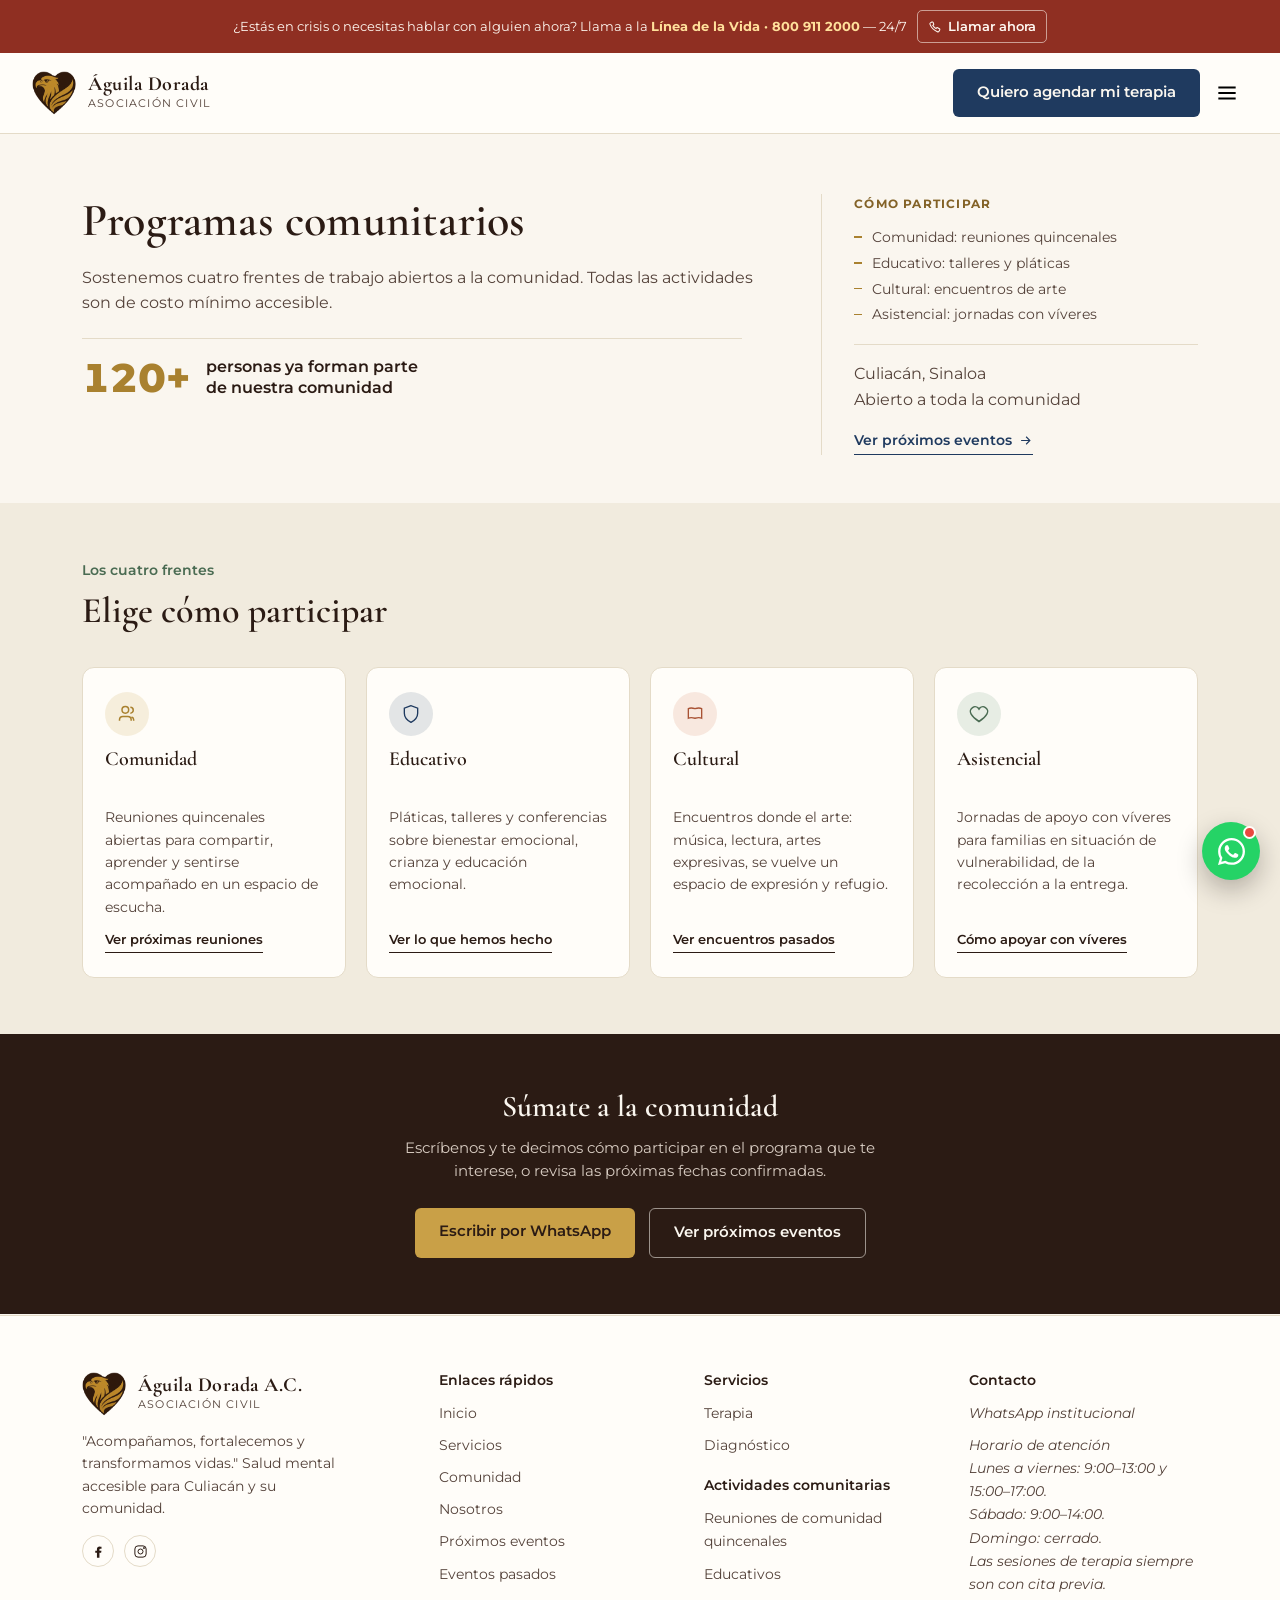
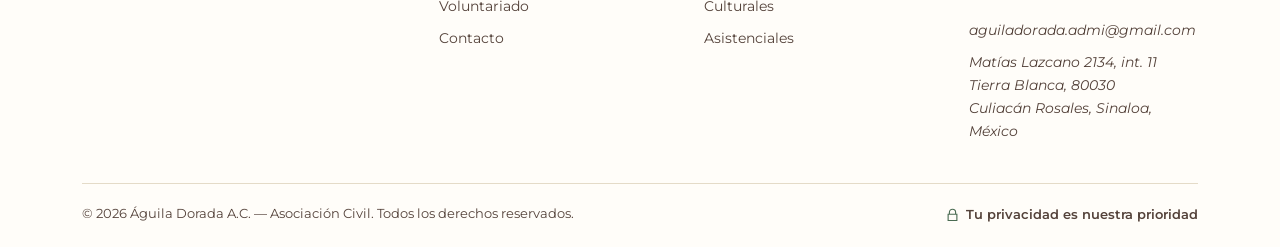
<file: pages/programas-comunitarios.html>
<!DOCTYPE html>
<html lang="es">

<head>
  <meta charset="UTF-8">
  <meta name="viewport" content="width=device-width, initial-scale=1.0">
  <title>Programas comunitarios — Águila Dorada A.C.</title>
  <link rel="canonical" href="https://aguiladorada.org/pages/programas-comunitarios.html">
  <link rel="icon" type="image/png" href="../assets/images/logo.png">
  <script>document.documentElement.classList.add('js');</script>
  <link rel="stylesheet" href="../styles.css">
  <meta name="description"
    content="Programas comunitarios de Águila Dorada A.C. en Culiacán: reuniones de comunidad, talleres educativos, encuentros culturales y jornadas asistenciales, abiertos a la comunidad.">
  <meta name="theme-color" content="#FAF6EF">
  <meta property="og:type" content="website">
  <meta property="og:url" content="https://aguiladorada.org/pages/programas-comunitarios.html">
  <meta property="og:site_name" content="Águila Dorada A.C.">
  <meta property="og:locale" content="es_MX">
  <meta property="og:title" content="Programas comunitarios — Águila Dorada A.C.">
  <meta property="og:description"
    content="Cuatro frentes de trabajo abiertos a la comunidad: reuniones, educativo, cultural y asistencial. Culiacán, Sinaloa.">
  <meta property="og:image" content="https://aguiladorada.org/assets/og-image.jpg">
  <meta property="og:image:width" content="1200">
  <meta property="og:image:height" content="630">
  <meta property="og:image:type" content="image/jpeg">
  <meta name="twitter:card" content="summary_large_image">
  <meta name="twitter:title" content="Programas comunitarios — Águila Dorada A.C.">
  <meta name="twitter:description"
    content="Cuatro frentes de trabajo abiertos a la comunidad: reuniones, educativo, cultural y asistencial. Culiacán, Sinaloa.">
  <meta name="twitter:image" content="https://aguiladorada.org/assets/og-image.jpg">
  <link rel="preconnect" href="https://fonts.googleapis.com">
  <link rel="preconnect" href="https://fonts.gstatic.com" crossorigin>
  <link rel="preload" as="style"
    href="https://fonts.googleapis.com/css2?family=Cormorant+Garamond:wght@600;700&family=Montserrat:wght@400;500;600;700&display=swap"
    onload="this.onload=null;this.rel='stylesheet'">
  <noscript>
    <link
      href="https://fonts.googleapis.com/css2?family=Cormorant+Garamond:wght@600;700&family=Montserrat:wght@400;500;600;700&display=swap"
      rel="stylesheet">
  </noscript>

  <script type="application/ld+json">
{"@context":"https://schema.org","@type":"WebPage","name":"Programas comunitarios — Águila Dorada A.C.","url":"https://aguiladorada.org/pages/programas-comunitarios.html","inLanguage":"es","about":{"@type":"NGO","name":"Águila Dorada A.C.","url":"https://aguiladorada.org","email":"aguiladorada.admi@gmail.com","areaServed":"Culiacán"}}
  </script>

  <!-- =================================================================
       CÓMO MANTENER ESTA PÁGINA
       -----------------------------------------------------------------
       1. PROGRAMAS COMUNITARIOS (.cm-grid): los cuatro frentes con su
          color de categoría fijo (Comunidad = dorado, Educativo = navy,
          Asistencial = verde, Cultural = terracota). Enlazan a las
          secciones del landing (#eventos, #donar) y a eventos-pasados.
          Cada <article class="cm-card"> lleva un id (comunidad,
          educativo, cultural, asistencial) para que el footer y otros
          enlaces puedan apuntar directo a una tarjeta con #ancla.
       2. Esta página se separó de servicios.html: ahí solo quedan los
          servicios clínicos (Terapia y Diagnóstico). Si agregas un
          frente comunitario nuevo, hazlo aquí, no en Servicios.
       3. El número de WhatsApp sale de WHATSAPP_NUMBER (mismo criterio
          que index.html).
       ================================================================= -->
  <script type="application/ld+json">
{
  "@context": "https://schema.org",
  "@type": "BreadcrumbList",
  "itemListElement": [
    { "@type": "ListItem", "position": 1, "name": "Inicio", "item": "https://aguiladorada.org/" },
    { "@type": "ListItem", "position": 2, "name": "Programas comunitarios", "item": "https://aguiladorada.org/pages/programas-comunitarios.html" }
  ]
}
</script>
</head>

<body>

  <a href="#main-content" class="skip-link">Saltar al contenido</a>

  <aside class="crisis-bar" aria-label="Atención en crisis">
    <span>¿Estás en crisis o necesitas hablar con alguien ahora? Llama a la <strong>Línea de la Vida · 800 911
        2000</strong> — 24/7</span>
    <a href="tel:8009112000" class="crisis-action"><svg viewBox="0 0 24 24" fill="none" stroke="currentColor"
        stroke-width="1.8">
        <path
          d="M6.6 3.5 4 5c-.8.5-.9 1.6-.5 2.5 2.2 5.5 7.1 10.4 12.6 12.6.9.4 2 .2 2.5-.5l1.5-2.6c.4-.7.2-1.6-.5-2l-3.1-1.8c-.7-.4-1.5-.2-1.9.4l-.9 1.2c-2.4-1.3-4.3-3.2-5.6-5.6l1.2-.9c.6-.4.8-1.2.4-1.9L8.6 4c-.4-.7-1.3-.9-2-.5Z" />
      </svg>Llamar ahora</a>
  </aside>

  <header>
    <div class="nav">
      <a class="brand" href="../index.html" aria-label="Águila Dorada A.C. — Inicio">
        <img class="brand-mark" src="../assets/images/logo.png" width="300" height="276" decoding="async" alt="Águila Dorada A.C. — logo">
        <div class="brand-text">
          <div class="name">Águila Dorada</div>
          <div class="tag">Asociación Civil</div>
        </div>
      </a>
      <nav class="links" aria-label="Principal">
        <a href="../index.html#main-content">Inicio</a>
        <a href="servicios.html">Servicios</a>
        <a href="programas-comunitarios.html" aria-current="page">Comunidad</a>
        <a href="../index.html#eventos">Próximos eventos</a>
        <a href="eventos-pasados.html">Eventos pasados</a>
        <a href="nosotros.html">Nosotros</a>
        <a href="voluntariado.html">Voluntariado</a>
        <a href="contacto.html">Contacto</a>
      </nav>
      <div style="display:flex;align-items:center;gap:6px;">
        <a data-wa href="https://wa.me/526672115886?text=Hola%2C%20me%20gustar%C3%ADa%20agendar%20una%20sesi%C3%B3n%20de%20terapia%20con%20%C3%81guila%20Dorada."
          class="btn btn-navy" target="_blank" rel="noopener noreferrer" aria-label="Quiero agendar mi terapia"><span class="btn-full" aria-hidden="true">Quiero agendar mi
            terapia</span><span class="btn-short" aria-hidden="true">Agendar</span></a>
        <button class="menu-btn" id="menuBtn" aria-label="Abrir menú" aria-expanded="false" aria-controls="mobileNav">
          <svg viewBox="0 0 24 24" fill="none" stroke="currentColor" stroke-width="1.8">
            <path d="M4 7h16M4 12h16M4 17h16" />
          </svg>
        </button>
      </div>
    </div>
    <nav class="mobile-nav" id="mobileNav" aria-label="Menú móvil">
      <a href="../index.html#main-content">Inicio</a>
      <a href="servicios.html">Servicios</a>
      <a href="programas-comunitarios.html" aria-current="page">Comunidad</a>
      <a href="../index.html#eventos">Próximos eventos</a>
      <a href="eventos-pasados.html">Eventos pasados</a>
      <a href="nosotros.html">Nosotros</a>
      <a href="voluntariado.html">Voluntariado</a>
      <a href="contacto.html">Contacto</a>
    </nav>
  </header>

  <main id="main-content">

    <section class="page-head page-head--services">
      <div class="wrap ph-grid">
        <div class="ph-main">
          <h1>Programas comunitarios</h1>
          <p>Sostenemos cuatro frentes de trabajo abiertos a la comunidad. Todas las actividades son de costo mínimo
            accesible.</p>
          <div class="growth-stat">
            <span class="growth-stat-num" data-count-to="120" data-suffix="+">0</span>
            <span class="growth-stat-label">personas ya forman parte de nuestra comunidad</span>
          </div>
        </div>

        <aside class="ph-aside" aria-label="Cómo participar">
          <span class="ph-aside-label">Cómo participar</span>
          <ul class="ph-aside-list">
            <li>Comunidad: reuniones quincenales</li>
            <li>Educativo: talleres y pláticas</li>
            <li>Cultural: encuentros de arte</li>
            <li>Asistencial: jornadas con víveres</li>
          </ul>
          <p class="ph-aside-meta">Culiacán, Sinaloa<br>Abierto a toda la comunidad</p>
          <a class="ph-aside-link" href="../index.html#eventos">Ver próximos eventos
            <svg viewBox="0 0 24 24" fill="none" stroke="currentColor" stroke-width="1.8" aria-hidden="true">
              <path d="M5 12h14M13 6l6 6-6 6" />
            </svg></a>
        </aside>
      </div>
    </section>

    <section class="section-alt">
      <div class="wrap">
        <div class="head-block">
          <div class="kicker">Los cuatro frentes</div>
          <h2>Elige cómo participar</h2>
        </div>
        <div class="cm-grid">

          <article class="cm-card programa-card" id="comunidad">
            <span class="cm-icon ic-comunidad" aria-hidden="true">
              <svg viewBox="0 0 24 24" fill="none" stroke="currentColor" stroke-width="1.8">
                <path
                  d="M17 20v-1a4 4 0 0 0-4-4H7a4 4 0 0 0-4 4v1M10 11a4 4 0 1 0 0-8 4 4 0 0 0 0 8Zm6 0a3.5 3.5 0 1 0 0-7M20 20v-1a3.5 3.5 0 0 0-2.5-3.4" />
              </svg>
            </span>
            <h3>Comunidad</h3>
            <p>Reuniones quincenales abiertas para compartir, aprender y sentirse acompañado en un espacio de escucha.</p>
            <a class="cm-link" href="../index.html#eventos">Ver próximas reuniones</a>
          </article>

          <article class="cm-card programa-card" id="educativo">
            <span class="cm-icon ic-educativo" aria-hidden="true">
              <svg viewBox="0 0 24 24" fill="none" stroke="currentColor" stroke-width="1.6">
                <path d="M12 2 4 5v6c0 5 3.4 8.5 8 11 4.6-2.5 8-6 8-11V5l-8-3Z" />
              </svg>
            </span>
            <h3>Educativo</h3>
            <p>Pláticas, talleres y conferencias sobre bienestar emocional, crianza y educación emocional.</p>
            <a class="cm-link" href="eventos-pasados.html">Ver lo que hemos hecho</a>
          </article>

          <article class="cm-card programa-card" id="cultural">
            <span class="cm-icon ic-cultural" aria-hidden="true">
              <svg viewBox="0 0 24 24" fill="none" stroke="currentColor" stroke-width="1.6">
                <path d="M4 5.5C6 4.6 8 4.3 12 5.6c4-1.3 6-1 8-.1V17c-2-.9-4-1.2-8 .1-4-1.3-6-1-8-.1V5.5Z" />
              </svg>
            </span>
            <h3>Cultural</h3>
            <p>Encuentros donde el arte: música, lectura, artes expresivas, se vuelve un espacio de expresión y refugio.</p>
            <a class="cm-link" href="eventos-pasados.html">Ver encuentros pasados</a>
          </article>

          <article class="cm-card programa-card" id="asistencial">
            <span class="cm-icon ic-asistencial" aria-hidden="true">
              <svg viewBox="0 0 24 24" fill="none" stroke="currentColor" stroke-width="1.8">
                <path d="M12 21s-7-4.4-9.5-9A5.5 5.5 0 0 1 12 6a5.5 5.5 0 0 1 9.5 6c-2.5 4.6-9.5 9-9.5 9Z" />
              </svg>
            </span>
            <h3>Asistencial</h3>
            <p>Jornadas de apoyo con víveres para familias en situación de vulnerabilidad, de la recolección a la
              entrega.</p>
            <a class="cm-link" href="../index.html#donar">Cómo apoyar con víveres</a>
          </article>

        </div>
      </div>
    </section>

    <section class="team-close">
      <div class="wrap">
        <h2>Súmate a la comunidad</h2>
        <p>Escríbenos y te decimos cómo participar en el programa que te interese, o revisa las próximas fechas
          confirmadas.</p>
        <div class="btn-row">
          <a data-wa
            href="https://wa.me/526672115886?text=Hola%2C%20me%20gustar%C3%ADa%20saber%20m%C3%A1s%20sobre%20los%20programas%20comunitarios%20de%20%C3%81guila%20Dorada."
            class="btn btn-gold" target="_blank" rel="noopener noreferrer">Escribir por WhatsApp</a>
          <a href="../index.html#eventos" class="btn btn-ghost-light">Ver próximos eventos</a>
        </div>
      </div>
    </section>

  </main>

  <footer>
    <div class="wrap">
      <div class="foot-grid">
        <div class="foot-brand">
          <div class="brand">
            <img class="brand-mark" src="../assets/images/logo.png" loading="lazy" decoding="async" width="300" height="276"
              alt="Águila Dorada A.C. — logo">
            <div class="brand-text">
              <div class="name">Águila Dorada A.C.</div>
              <div class="tag">Asociación Civil</div>
            </div>
          </div>
          <p>"Acompañamos, fortalecemos y transformamos vidas." Salud mental accesible para Culiacán y su comunidad.</p>
          <div class="socials">
            <a href="https://www.facebook.com/aguiladoradaac" aria-label="Facebook" target="_blank"
              rel="noopener noreferrer"><svg viewBox="0 0 24 24" fill="currentColor">
                <path
                  d="M13.5 22v-8h2.7l.5-3.2h-3.2V8.9c0-.9.3-1.5 1.7-1.5h1.6V4.5C15.9 4.4 14.9 4 13.7 4c-2.5 0-4.2 1.5-4.2 4.3v2.5H6.8v3.2h2.7v8h4Z" />
              </svg></a>
            <a href="https://www.instagram.com/aguiladoradaac?stkn=MXRkZHAwYmRkMmg5Yg%3D%3D&amp;utm_source=qr"
              aria-label="Instagram" target="_blank" rel="noopener noreferrer"><svg viewBox="0 0 24 24" fill="none"
                stroke="currentColor" stroke-width="1.6">
                <rect x="3" y="3" width="18" height="18" rx="5" />
                <circle cx="12" cy="12" r="4" />
                <circle cx="17.5" cy="6.5" r="1" />
              </svg></a>
          </div>
        </div>
        <div class="foot-col">
          <h3>Enlaces rápidos</h3>
          <ul>
            <li><a href="../index.html#main-content">Inicio</a></li>
            <li><a href="servicios.html">Servicios</a></li>
            <li><a href="programas-comunitarios.html" aria-current="page">Comunidad</a></li>
            <li><a href="nosotros.html">Nosotros</a></li>
            <li><a href="../index.html#eventos">Próximos eventos</a></li>
            <li><a href="eventos-pasados.html">Eventos pasados</a></li>
            <li><a href="voluntariado.html">Voluntariado</a></li>
            <li><a href="contacto.html">Contacto</a></li>
          </ul>
        </div>
        <div class="foot-col">
          <h3>Servicios</h3>
          <ul>
            <li><a href="servicios.html#terapia">Terapia</a></li>
            <li><a href="servicios.html#diagnostico">Diagnóstico</a></li>
          </ul>
          <h3 style="margin-top:20px;">Actividades comunitarias</h3>
          <ul>
            <li><a href="programas-comunitarios.html#comunidad">Reuniones de comunidad quincenales</a></li>
            <li><a href="programas-comunitarios.html#educativo">Educativos</a></li>
            <li><a href="programas-comunitarios.html#cultural">Culturales</a></li>
            <li><a href="programas-comunitarios.html#asistencial">Asistenciales</a></li>
          </ul>
        </div>
        <div class="foot-col" id="contacto">
          <h3>Contacto</h3>
          <address>
            <ul>
              <li><a data-wa href="https://wa.me/526672115886" target="_blank" rel="noopener noreferrer">WhatsApp
                  institucional</a></li>
              <li class="foot-hours">Horario de atención<br>
                Lunes a viernes: 9:00–13:00 y 15:00–17:00.<br>
                Sábado: 9:00–14:00.<br>
                Domingo: cerrado.<br>
                Las sesiones de terapia siempre son con cita previa.</li>
              <li style="margin-top:1em;"><a href="mailto:aguiladorada.admi@gmail.com">aguiladorada.admi@gmail.com</a></li>
              <li>Matías Lazcano 2134, int. 11<br>Tierra Blanca, 80030<br>Culiacán Rosales, Sinaloa, México</li>
            </ul>
          </address>
        </div>
      </div>
      <div class="foot-bottom">
        <span>© 2026 Águila Dorada A.C. — Asociación Civil. Todos los derechos reservados.</span>
        <!-- PRIVACIDAD AÚN NO DESPLEGADA: el aviso de privacidad no se publica todavía. Cuando esté listo, quita este comentario para reactivar el enlace del pie.
        <a class="foot-legal" href="privacidad.html">Aviso de privacidad</a> -->
        <span class="privacy-note"><svg viewBox="0 0 24 24" fill="none" stroke="currentColor" stroke-width="1.8"
            aria-hidden="true">
            <path d="M7 10V7a5 5 0 0 1 10 0v3M5 10h14v10H5V10Z" />
          </svg>Tu privacidad es nuestra prioridad</span>
      </div>
    </div>
  </footer>

  <!-- Chatbot flotante: árbol de decisión sin backend ni IA (ver TREE más
       abajo). Guía a Terapia/Eventos/Voluntariado/Contacto/Nosotros/
       Donativos/Crisis y termina siempre en un enlace real a WhatsApp,
       tel: o una página del sitio. -->
  <div class="chatbot-widget">
    <div class="chatbot-panel" id="chatbotPanel" role="dialog" aria-modal="false" aria-label="Chat de preguntas frecuentes"
      hidden>
      <div class="chatbot-head">
        <div class="chatbot-avatar">
          <img src="../assets/images/logo.png" alt="" width="40" height="40">
          <span class="chatbot-online-dot" aria-hidden="true"></span>
        </div>
        <div class="chatbot-head-text">
          <div class="chatbot-name">Águila Dorada</div>
          <div class="chatbot-tag">Asistente virtual</div>
        </div>
        <button type="button" class="chatbot-close-btn" id="chatbotCloseBtn" aria-label="Cerrar chat">
          <svg viewBox="0 0 24 24" fill="none" stroke="currentColor" stroke-width="2">
            <path d="M6 6l12 12M18 6 6 18" />
          </svg>
        </button>
      </div>
      <div class="chatbot-body" id="chatbotBody" role="log" aria-live="polite"></div>
    </div>
    <button type="button" class="chatbot-fab has-badge" id="chatbotFab" aria-haspopup="dialog" aria-expanded="false"
      aria-controls="chatbotPanel" aria-label="Abrir chat de preguntas frecuentes">
      <span class="chatbot-fab-dot" aria-hidden="true"></span>
      <svg class="ic-chat" viewBox="0 0 24 24" fill="currentColor" aria-hidden="true">
        <path
          d="M17.472 14.382c-.297-.149-1.758-.867-2.03-.967-.273-.099-.471-.148-.671.15-.198.297-.767.966-.94 1.164-.173.199-.347.223-.644.075-.297-.15-1.255-.463-2.39-1.475-.883-.788-1.48-1.761-1.653-2.059-.173-.297-.018-.458.13-.606.134-.133.298-.347.446-.52.149-.174.198-.298.298-.497.099-.198.05-.371-.025-.52-.075-.149-.669-1.612-.916-2.207-.242-.579-.487-.5-.669-.51-.173-.008-.372-.01-.57-.01-.198 0-.52.074-.792.372-.272.297-1.04 1.016-1.04 2.479 0 1.462 1.065 2.875 1.213 3.074.149.198 2.096 3.2 5.077 4.487.709.306 1.262.489 1.694.625.712.227 1.36.195 1.871.118.571-.085 1.758-.719 2.006-1.413.248-.694.248-1.289.173-1.413-.074-.124-.272-.198-.57-.347m-5.421 7.403h-.004a9.87 9.87 0 01-5.031-1.378l-.361-.214-3.741.982.998-3.648-.235-.374a9.86 9.86 0 01-1.51-5.26c.001-5.45 4.436-9.884 9.888-9.884 2.64 0 5.122 1.03 6.988 2.898a9.825 9.825 0 012.893 6.994c-.003 5.45-4.437 9.884-9.885 9.884M20.52 3.449C18.24 1.245 15.24 0 12.045 0 5.463 0 .104 5.36.101 11.943c0 2.104.549 4.158 1.595 5.968L0 24l6.335-1.652a11.882 11.882 0 005.71 1.494h.005c6.582 0 11.941-5.36 11.944-11.943 0-3.19-1.24-6.187-3.494-8.45" />
      </svg>
      <svg class="ic-close" viewBox="0 0 24 24" fill="none" stroke="currentColor" stroke-width="2">
        <path d="M6 6l12 12M18 6 6 18" />
      </svg>
    </button>
  </div>

  <script>
    // Fuente única del número de WhatsApp institucional (mismo criterio que index.html).
    const WHATSAPP_NUMBER = '526672115886';
    document.querySelectorAll('[data-wa]').forEach((link) => {
      link.href = link.href.replace(/wa\.me\/\d+/, `wa.me/${WHATSAPP_NUMBER}`);
    });

    const menuBtn = document.getElementById('menuBtn');
    const mobileNav = document.getElementById('mobileNav');
    menuBtn.addEventListener('click', () => {
      const isOpen = mobileNav.classList.toggle('open');
      menuBtn.setAttribute('aria-expanded', isOpen ? 'true' : 'false');
    });
    mobileNav.querySelectorAll('a').forEach(a => a.addEventListener('click', () => {
      mobileNav.classList.remove('open');
      menuBtn.setAttribute('aria-expanded', 'false');
    }));
    document.addEventListener('keydown', (e) => {
      if (e.key === 'Escape' && mobileNav.classList.contains('open')) {
        mobileNav.classList.remove('open');
        menuBtn.setAttribute('aria-expanded', 'false');
        menuBtn.focus();
      }
    });

    // Header compacto al hacer scroll (mismo criterio que index.html).
    (function initHeaderScroll() {
      const header = document.querySelector('header');
      if (!header) return;
      const onScroll = () => header.classList.toggle('is-scrolled', window.scrollY > 8);
      onScroll();
      window.addEventListener('scroll', onScroll, { passive: true });
    })();

    // Contador animado de la cifra de crecimiento (mismo criterio que
    // index.html): solo anima la cifra real ya presente en el HTML.
    (function initStatCounters() {
      const counters = document.querySelectorAll('[data-count-to]');
      if (!counters.length) return;
      const reduce = window.matchMedia('(prefers-reduced-motion: reduce)').matches;
      const setFinal = (el) => {
        el.textContent = el.dataset.countTo + (el.dataset.suffix || '');
      };
      if (reduce || !('IntersectionObserver' in window)) {
        counters.forEach(setFinal);
        return;
      }
      const animate = (el) => {
        const target = parseInt(el.dataset.countTo, 10);
        const suffix = el.dataset.suffix || '';
        const duration = 900;
        const start = performance.now();
        function tick(now) {
          const p = Math.min((now - start) / duration, 1);
          const eased = 1 - Math.pow(1 - p, 3);
          el.textContent = Math.round(target * eased) + suffix;
          if (p < 1) requestAnimationFrame(tick);
        }
        requestAnimationFrame(tick);
      };
      const io = new IntersectionObserver((entries, obs) => {
        entries.forEach((entry) => {
          if (!entry.isIntersecting) return;
          animate(entry.target);
          obs.unobserve(entry.target);
        });
      }, { threshold: 0.5 });
      counters.forEach((el) => io.observe(el));
    })();

    // Chatbot flotante: árbol de decisión por reglas, sin IA ni backend.
    // Todo el contenido vive en TREE (dos niveles: tema -> sub-pregunta).
    // La mayoría de las hojas son solo informativas (sin WhatsApp) para
    // resolver la duda ahí mismo; solo las hojas de "acción" (agendar,
    // postularme, escribir, donar, crisis) ofrecen WhatsApp/tel/enlace.
    // Copia de la misma estructura de index.html, con rutas relativas
    // ajustadas al vivir dentro de pages/.
    const EVENTOS_HREF = '../index.html#eventos';
    const DONAR_HREF = '../index.html#donar';
    const TREE = [
      {
        id: 'terapia',
        label: 'Terapia y diagnóstico',
        children: [
          {
            id: 'terapia-incluye',
            label: '¿Qué incluye la terapia?',
            message: 'Atención psicológica <strong>individual</strong>, presencial o en línea, en un espacio confidencial y sin juicio.',
            quickAction: 'terapia-agendar',
          },
          {
            id: 'terapia-diagnostico',
            label: '¿Cómo es el proceso de diagnóstico?',
            message: 'Nuestro equipo de psicología clínica realiza <strong>entrevistas</strong> y <strong>pruebas especializadas</strong> para evaluar tu estado de salud mental, entregándote un diagnóstico preciso y un plan de tratamiento a tu medida. Es un servicio aparte de la terapia.',
            quickAction: 'terapia-agendar',
          },
          {
            id: 'terapia-necesito-diagnostico',
            label: '¿Necesito diagnóstico antes de ir a terapia?',
            message: '<strong>No.</strong> Puedes agendar terapia directamente; el diagnóstico es para cuando buscas específicamente una evaluación psicológica formal.',
            quickAction: 'terapia-agendar',
          },
          {
            id: 'terapia-costo',
            label: '¿Cuánto cuesta?',
            message: 'Entre <strong>$150 y $350 MXN</strong> por sesión. Aplicamos un estudio socioeconómico para definir un monto justo a pagar por el servicio; lo hacemos en tu primera consulta, no al agendar.',
            quickAction: 'terapia-agendar',
          },
          {
            id: 'terapia-proceso',
            label: '¿Cómo empiezo?',
            message: '<ol><li><strong>Escríbenos:</strong> nos cuentas brevemente qué buscas.</li><li><strong>Primera cita:</strong> presencial, o en línea si no puedes acceder a nuestras oficinas o eres foráneo/a; ahí hacemos el estudio socioeconómico y definimos tu cuota.</li><li><strong>Seguimiento:</strong> una sesión cada 15 días; en caso de ser necesario, la frecuencia puede modificarse.</li></ol>',
            quickAction: 'terapia-agendar',
          },
          {
            id: 'terapia-quien-atiende',
            label: '¿Quién me atiende?',
            message: 'La <strong>M.C. Maricela Cázarez</strong>, psicóloga con cédula profesional, encabeza la atención. El resto del equipo brinda orientación psicológica como pasantes en práctica supervisada por ella.',
            quickAction: 'terapia-agendar',
          },
          {
            id: 'terapia-agendar',
            label: 'Quiero agendar mi cita',
            gold: true,
            message: 'Perfecto. Escríbenos por WhatsApp y coordinamos tu primera cita, o revisa el detalle completo en Servicios.',
            actions: [
              { type: 'wa', label: 'Agendar por WhatsApp', text: 'Hola, me gustaría agendar una sesión de terapia con Águila Dorada.' },
              { type: 'link', label: 'Ver la página de Servicios', href: 'servicios.html' },
            ],
          },
        ],
      },
      {
        id: 'eventos',
        label: 'Eventos y comunidad',
        children: [
          {
            id: 'eventos-tipos',
            label: '¿Qué tipo de eventos hacen?',
            message: '<ul><li><strong>Comunidad:</strong> reuniones quincenales de escucha y acompañamiento.</li><li><strong>Educativo:</strong> talleres y pláticas de bienestar emocional.</li><li><strong>Cultural:</strong> encuentros de arte, música y lectura.</li><li><strong>Asistencial:</strong> jornadas de apoyo con víveres.</li></ul>',
          },
          {
            id: 'eventos-costo',
            label: '¿Tienen costo?',
            message: 'La mayoría son <strong>de costo mínimo accesible</strong>. Algunas conferencias tienen una cuota de recuperación, indicada en cada convocatoria.',
          },
          {
            id: 'eventos-ver-proximos',
            label: 'Ver próximos eventos',
            message: 'Aquí tienes las próximas fechas confirmadas.',
            actions: [{ type: 'link', label: 'Ver próximos eventos', href: EVENTOS_HREF }],
          },
          {
            id: 'eventos-ver-pasados',
            label: 'Ver eventos pasados',
            message: 'Puedes ver la memoria de talleres y conferencias anteriores, con evidencia de cada actividad.',
            actions: [{ type: 'link', label: 'Ver eventos pasados', href: 'eventos-pasados.html' }],
          },
        ],
      },
      {
        id: 'voluntariado',
        label: 'Voluntariado',
        children: [
          {
            id: 'vol-urgente',
            label: '¿Qué áreas necesitan voluntarios ahora?',
            message: 'Apoyan a toda la asociación por igual, así que son la prioridad hoy:<ul><li><strong>Marketing y promoción</strong></li><li><strong>Gestión de eventos</strong></li><li><strong>Ventas y llenado de cupos</strong></li><li><strong>Difusión y contenido</strong></li></ul>',
            quickAction: 'vol-postular',
          },
          {
            id: 'vol-otras',
            label: '¿Qué otras áreas hay?',
            message: 'Reciben voluntariado de forma continua:<ul><li><strong>Talleres y eventos educativos</strong></li><li><strong>Cultural y artes expresivas</strong></li><li><strong>Asistencial:</strong> jornadas de víveres</li></ul>',
            quickAction: 'vol-postular',
          },
          {
            id: 'vol-experiencia',
            label: '¿Necesito experiencia previa?',
            message: '<strong>No</strong>, para la mayoría de las áreas no. Cada una tiene su propio nivel de requisitos (algunas piden solo disponibilidad); te orientamos para encontrar dónde encajas mejor.',
            quickAction: 'vol-postular',
          },
          {
            id: 'vol-postular',
            label: 'Quiero postularme',
            gold: true,
            message: 'En la página de Voluntariado puedes elegir tu área exacta, cada una con su propio botón de WhatsApp; o escríbenos directo y te orientamos.',
            actions: [
              { type: 'link', label: 'Ver áreas de voluntariado', href: 'voluntariado.html' },
              { type: 'wa', label: 'Escribir por WhatsApp', text: 'Hola, me interesa ser voluntario/a en Águila Dorada.' },
            ],
          },
        ],
      },
      {
        id: 'contacto',
        label: 'Contacto y horarios',
        children: [
          {
            id: 'contacto-horario',
            label: 'Horario de atención',
            message: '<strong>Lunes a viernes:</strong> 9:00–13:00 y 15:00–17:00.<br><strong>Sábado:</strong> 9:00–14:00.<br><strong>Domingo:</strong> cerrado.<br>Las sesiones de terapia siempre son con cita previa.',
          },
          {
            id: 'contacto-direccion',
            label: 'Dirección',
            message: 'Matías Lazcano 2134, interior 11, Col. Tierra Blanca, C.P. 80030, Culiacán Rosales, Sinaloa.',
            actions: [{ type: 'link', label: 'Ver en Google Maps', href: 'https://www.google.com/maps/search/?api=1&query=Mat%C3%ADas%20Lazcano%202134%2C%20Tierra%20Blanca%2C%2080030%20Culiac%C3%A1n%20Rosales%2C%20Sinaloa', external: true }],
          },
          {
            id: 'contacto-correo',
            label: 'Correo electrónico',
            message: '<strong>aguiladorada.admi@gmail.com</strong> para contacto general.<br><strong>aguiladorada.psic@gmail.com</strong> específicamente para terapia y diagnóstico.',
          },
          {
            id: 'contacto-ver',
            label: 'Ver todas las formas de contacto',
            message: 'En la página de Contacto tienes el formulario, WhatsApp, correo, mapa y horarios en un solo lugar.',
            actions: [
              { type: 'link', label: 'Ver página de Contacto', href: 'contacto.html' },
              { type: 'wa', label: 'Escribir por WhatsApp', text: 'Hola, tengo una pregunta para Águila Dorada.' },
            ],
          },
        ],
      },
      {
        id: 'nosotros',
        label: 'Sobre Águila Dorada',
        children: [
          {
            id: 'nosotros-que-es',
            label: '¿Quiénes son?',
            message: 'Águila Dorada A.C. es una <strong>asociación civil</strong> (actualmente en proceso de constitución) dedicada a la salud mental y el bienestar emocional en Culiacán y sus alrededores.',
          },
          {
            id: 'nosotros-mision',
            label: 'Nuestra misión',
            message: '<em>"Acompañamos, fortalecemos y transformamos vidas."</em><br>Salud mental accesible para Culiacán y su comunidad.',
          },
          {
            id: 'nosotros-equipo',
            label: '¿Quién forma el equipo?',
            message: 'Un equipo de <strong>7 fundadores</strong> dirige la asociación, más un equipo de psicología encabezado por la <strong>M.C. Maricela Cázarez</strong>, psicóloga con cédula profesional.',
          },
          {
            id: 'nosotros-ver',
            label: 'Ver página de Nosotros',
            message: 'Conoce a todo el equipo, con fotos y el rol de cada quien.',
            actions: [{ type: 'link', label: 'Ver página de Nosotros', href: 'nosotros.html' }],
          },
        ],
      },
      {
        id: 'donativos',
        label: 'Donativos',
        children: [
          {
            id: 'donar-dinero',
            label: '¿Cómo puedo donar dinero?',
            message: 'Por <strong>transferencia bancaria</strong>. Los datos completos (banco, CLABE y concepto) y el botón para compartir tu comprobante están en la sección de donativos de la página de inicio.',
            actions: [{ type: 'link', label: 'Ver datos para donar', href: DONAR_HREF }],
          },
          {
            id: 'donar-viveres',
            label: '¿Aceptan víveres?',
            message: 'Sí: sopa, arroz, frijol, lenteja, aceite, atún, enlatados y más.<br><strong>Requisito:</strong> productos cerrados, en buen estado, con más de 6 meses de caducidad (sin vidrio).',
            actions: [{ type: 'link', label: 'Ver dónde llevarlos', href: DONAR_HREF }],
          },
          {
            id: 'donar-tiempo',
            label: 'Quiero donar mi tiempo',
            message: 'También puedes apoyar como voluntario/a; no necesitas experiencia previa.',
            actions: [{ type: 'link', label: 'Ver voluntariado', href: 'voluntariado.html' }],
          },
        ],
      },
      {
        id: 'crisis',
        label: 'Estoy en crisis ahora',
        urgent: true,
        message: 'Si estás en crisis ahora, llama de inmediato a la <strong>Línea de la Vida: 800 911 2000</strong>, gratuita y disponible 24/7. Agendar terapia no es un canal de urgencias.',
        actions: [
          { type: 'tel', label: 'Llamar ahora', href: 'tel:8009112000' },
        ],
      },
    ];

    // Índice plano id -> nodo, para resolver los botones de acceso rápido
    // (quickAction) que se agregan a las respuestas de una misma pestaña.
    const NODE_INDEX = {};
    (function indexChatbotNodes(nodes) {
      nodes.forEach((node) => {
        NODE_INDEX[node.id] = node;
        if (node.children) indexChatbotNodes(node.children);
      });
    })(TREE);

    const chatbotFab = document.getElementById('chatbotFab');
    const chatbotPanel = document.getElementById('chatbotPanel');
    const chatbotBody = document.getElementById('chatbotBody');
    const chatbotCloseBtn = document.getElementById('chatbotCloseBtn');
    let chatbotOpen = false;
    let chatbotPath = []; // pila de nodos desde la raíz hasta la pantalla actual

    function renderChatbotOptions(items, isRoot) {
      if (isRoot) {
        const greeting = document.createElement('div');
        greeting.className = 'chatbot-msg';
        greeting.textContent = 'Hola 👋 Soy el asistente virtual de Águila Dorada. ¿Sobre qué te gustaría saber más?';
        chatbotBody.appendChild(greeting);
      } else {
        const back = document.createElement('button');
        back.type = 'button';
        back.className = 'chatbot-back';
        back.innerHTML = '<svg viewBox="0 0 24 24" fill="none" stroke="currentColor" stroke-width="2" aria-hidden="true"><path d="M15 5 8 12l7 7"/></svg>Volver';
        back.addEventListener('click', chatbotGoBack);
        chatbotBody.appendChild(back);
      }

      const options = document.createElement('div');
      options.className = 'chatbot-options';
      items.forEach((node) => {
        const btn = document.createElement('button');
        btn.type = 'button';
        btn.className = 'chatbot-option-btn' + (node.urgent ? ' is-urgent' : '') + (node.gold ? ' is-gold' : '');
        btn.textContent = node.label;
        btn.addEventListener('click', () => {
          chatbotPath.push(node);
          renderChatbot();
        });
        options.appendChild(btn);
      });
      chatbotBody.appendChild(options);

      if (isRoot) {
        const footnote = document.createElement('p');
        footnote.className = 'chatbot-footnote';
        footnote.innerHTML = `¿Prefieres escribirnos directo? <a href="https://wa.me/${WHATSAPP_NUMBER}" target="_blank" rel="noopener noreferrer">Ir a WhatsApp</a>`;
        chatbotBody.appendChild(footnote);
      }
    }

    function renderChatbotLeaf(node) {
      const back = document.createElement('button');
      back.type = 'button';
      back.className = 'chatbot-back';
      back.innerHTML = '<svg viewBox="0 0 24 24" fill="none" stroke="currentColor" stroke-width="2" aria-hidden="true"><path d="M15 5 8 12l7 7"/></svg>Volver';
      back.addEventListener('click', chatbotGoBack);
      chatbotBody.appendChild(back);

      const msg = document.createElement('div');
      msg.className = 'chatbot-msg' + (node.urgent ? ' is-urgent' : '');
      msg.innerHTML = node.message;
      chatbotBody.appendChild(msg);

      if (node.actions && node.actions.length) {
        const cta = document.createElement('div');
        cta.className = 'chatbot-cta';
        node.actions.forEach((action) => {
          const a = document.createElement('a');
          a.className = 'chatbot-cta-btn' + (action.type === 'wa' ? ' is-primary' : '');
          a.textContent = action.label;
          if (action.type === 'wa') {
            a.href = `https://wa.me/${WHATSAPP_NUMBER}?text=${encodeURIComponent(action.text)}`;
            a.target = '_blank';
            a.rel = 'noopener noreferrer';
          } else {
            a.href = action.href;
            if (action.external) {
              a.target = '_blank';
              a.rel = 'noopener noreferrer';
            }
          }
          cta.appendChild(a);
        });
        chatbotBody.appendChild(cta);
      }

      const quickTarget = node.quickAction && NODE_INDEX[node.quickAction];
      if (quickTarget) {
        const quick = document.createElement('button');
        quick.type = 'button';
        quick.className = 'chatbot-option-btn' + (quickTarget.gold ? ' is-gold' : '');
        quick.textContent = quickTarget.label;
        quick.addEventListener('click', () => {
          chatbotPath.push(quickTarget);
          renderChatbot();
        });
        chatbotBody.appendChild(quick);
      }
    }

    function chatbotGoBack() {
      chatbotPath.pop();
      renderChatbot();
    }

    function renderChatbot() {
      chatbotBody.innerHTML = '';
      const current = chatbotPath[chatbotPath.length - 1];
      if (!current) {
        renderChatbotOptions(TREE, true);
      } else if (current.children) {
        renderChatbotOptions(current.children, false);
      } else {
        renderChatbotLeaf(current);
      }
      chatbotBody.scrollTop = 0;
    }

    function onChatbotKeydown(e) {
      if (e.key === 'Escape') closeChatbot();
    }

    function openChatbot() {
      if (chatbotOpen) return;
      chatbotOpen = true;
      chatbotPath = [];
      renderChatbot();
      chatbotPanel.hidden = false;
      void chatbotPanel.offsetHeight;
      chatbotPanel.classList.add('is-open');
      chatbotFab.setAttribute('aria-expanded', 'true');
      chatbotFab.classList.remove('has-badge');
      chatbotFab.classList.add('is-open');
      document.addEventListener('keydown', onChatbotKeydown);
      chatbotCloseBtn.focus();
    }

    function closeChatbot() {
      if (!chatbotOpen) return;
      chatbotOpen = false;
      chatbotPanel.classList.remove('is-open');
      chatbotFab.setAttribute('aria-expanded', 'false');
      chatbotFab.classList.remove('is-open');
      document.removeEventListener('keydown', onChatbotKeydown);
      const finish = () => { chatbotPanel.hidden = true; };
      if (window.matchMedia('(prefers-reduced-motion: reduce)').matches) {
        finish();
      } else {
        chatbotPanel.addEventListener('transitionend', finish, { once: true });
      }
      chatbotFab.focus();
    }

    chatbotFab.addEventListener('click', () => (chatbotOpen ? closeChatbot() : openChatbot()));
    chatbotCloseBtn.addEventListener('click', closeChatbot);
  </script>
</body>

</html>
</file>
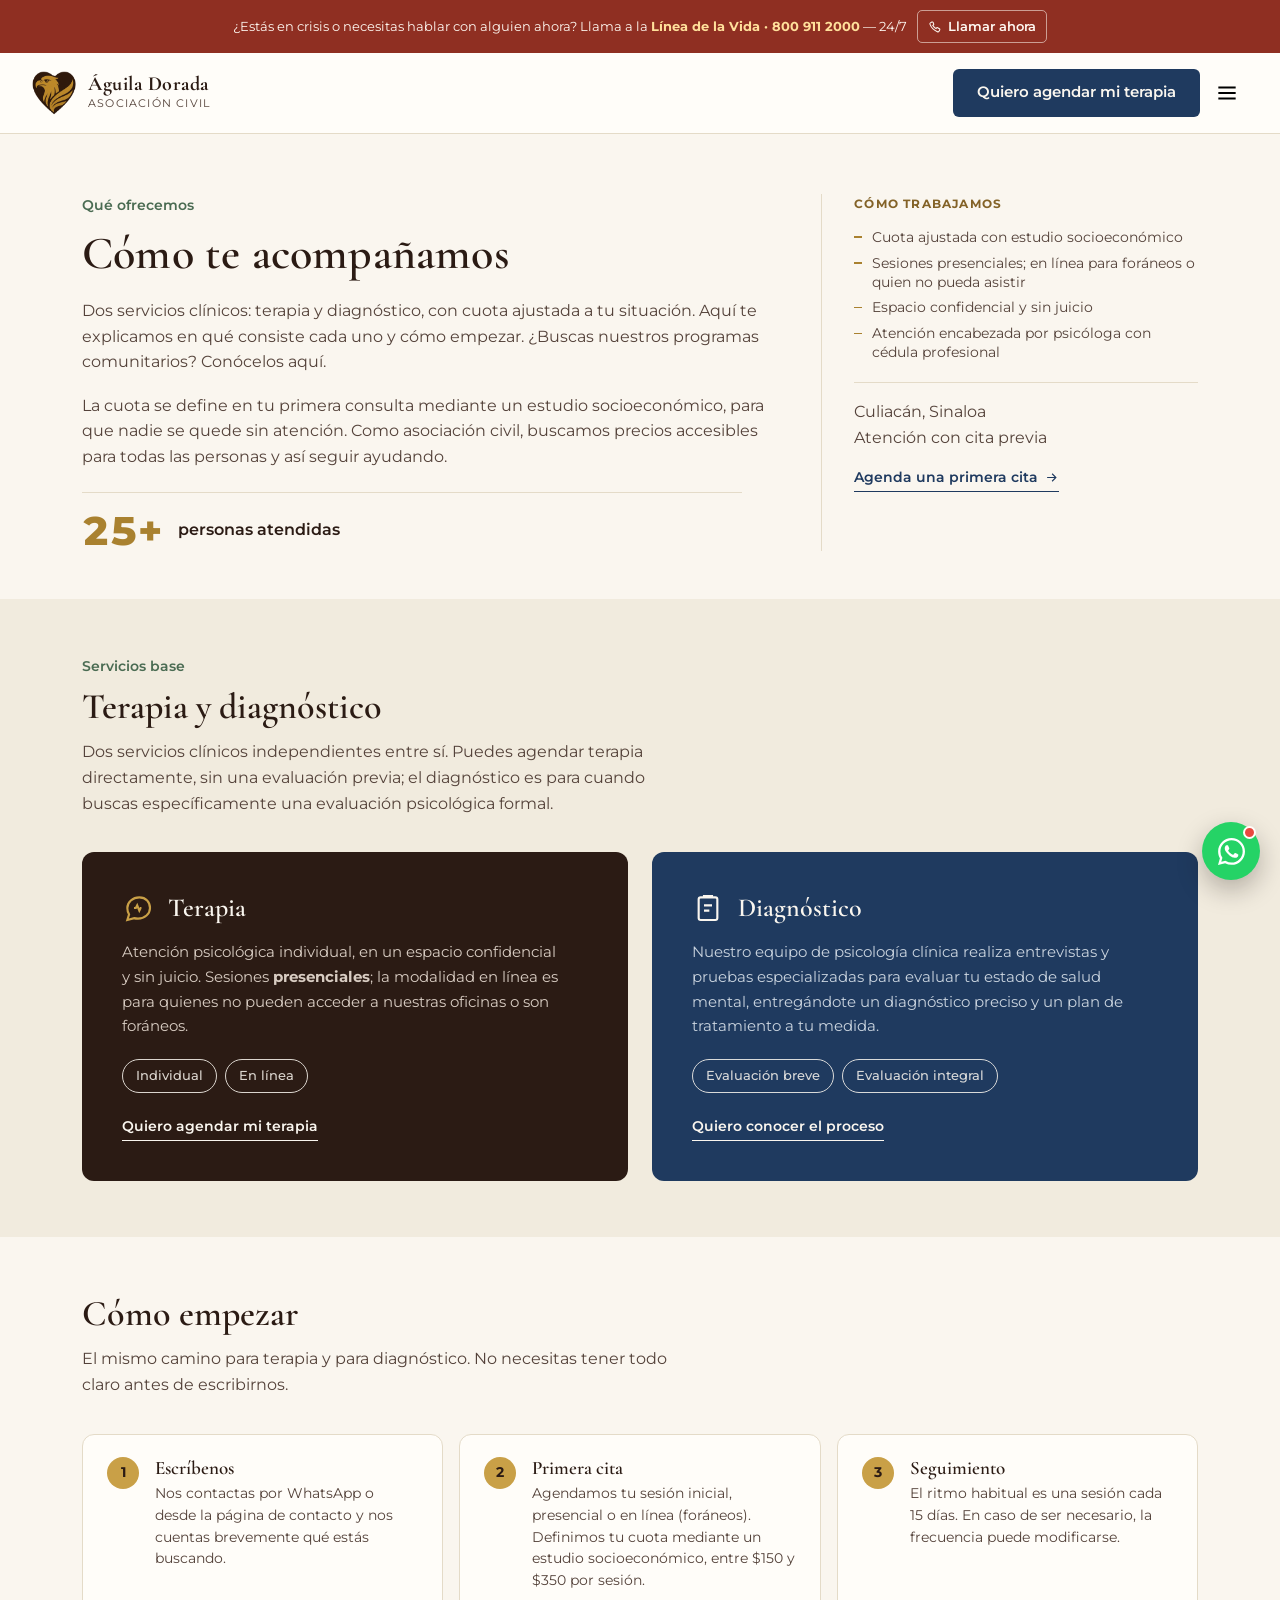
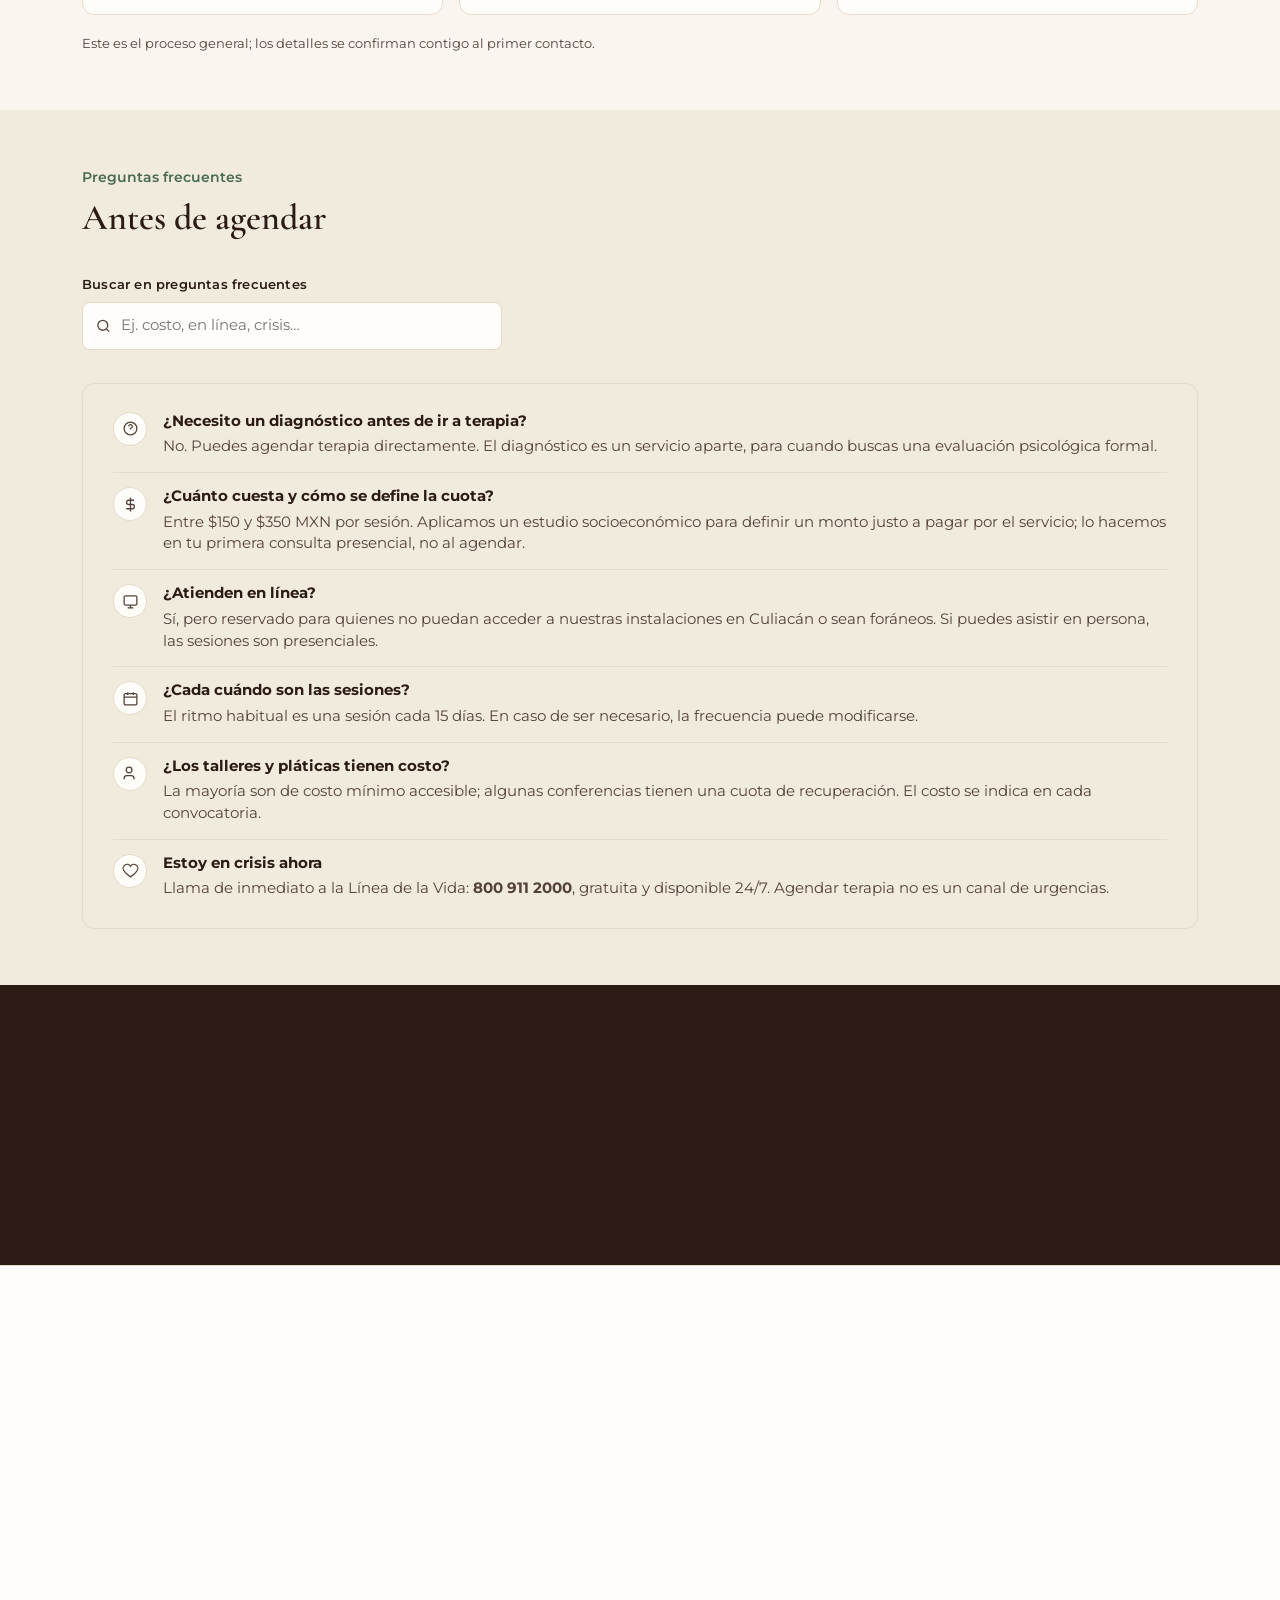
<file: pages/servicios.html>
<!DOCTYPE html>
<html lang="es">

<head>
  <meta charset="UTF-8">
  <meta name="viewport" content="width=device-width, initial-scale=1.0">
  <title>Servicios — Águila Dorada A.C.</title>
  <link rel="canonical" href="https://aguiladorada.org/pages/servicios.html">
  <link rel="icon" type="image/png" href="../assets/images/logo.png">
  <script>document.documentElement.classList.add('js');</script>
  <link rel="stylesheet" href="../styles.css">
  <meta name="description"
    content="Terapia psicológica individual en Culiacán, con cuota ajustada a tu situación mediante estudio socioeconómico. Agenda tu sesión.">
  <meta name="theme-color" content="#FAF6EF">
  <meta property="og:type" content="website">
  <meta property="og:url" content="https://aguiladorada.org/pages/servicios.html">
  <meta property="og:site_name" content="Águila Dorada A.C.">
  <meta property="og:locale" content="es_MX">
  <meta property="og:title" content="Servicios — Águila Dorada A.C.">
  <meta property="og:description"
    content="Terapia y diagnóstico psicológico con cuota accesible en Culiacán, Sinaloa.">
  <meta property="og:image" content="https://aguiladorada.org/assets/og-image.jpg">
  <meta property="og:image:width" content="1200">
  <meta property="og:image:height" content="630">
  <meta property="og:image:type" content="image/jpeg">
  <meta name="twitter:card" content="summary_large_image">
  <meta name="twitter:title" content="Servicios — Águila Dorada A.C.">
  <meta name="twitter:description"
    content="Terapia y diagnóstico psicológico con cuota accesible en Culiacán, Sinaloa.">
  <meta name="twitter:image" content="https://aguiladorada.org/assets/og-image.jpg">
  <link rel="preconnect" href="https://fonts.googleapis.com">
  <link rel="preconnect" href="https://fonts.gstatic.com" crossorigin>
  <link rel="preload" as="style"
    href="https://fonts.googleapis.com/css2?family=Cormorant+Garamond:wght@600;700&family=Montserrat:wght@400;500;600;700&display=swap"
    onload="this.onload=null;this.rel='stylesheet'">
  <noscript>
    <link
      href="https://fonts.googleapis.com/css2?family=Cormorant+Garamond:wght@600;700&family=Montserrat:wght@400;500;600;700&display=swap"
      rel="stylesheet">
  </noscript>

  <script type="application/ld+json">
{"@context":"https://schema.org","@type":"MedicalBusiness","name":"Águila Dorada A.C.","url":"https://aguiladorada.org/pages/servicios.html","description":"Asociación civil de salud mental que ofrece terapia psicológica y diagnóstico con cuota ajustada por estudio socioeconómico en Culiacán.","areaServed":"Culiacán","telephone":"+52-667-211-5886","address":{"@type":"PostalAddress","streetAddress":"Matías Lazcano 2134, int. 11","addressLocality":"Culiacán Rosales","addressRegion":"Sinaloa","postalCode":"80030","addressCountry":"MX"},"priceRange":"$150–$350 MXN","hasOfferCatalog":{"@type":"OfferCatalog","name":"Servicios de Águila Dorada A.C.","itemListElement":[{"@type":"Offer","itemOffered":{"@type":"Service","name":"Terapia psicológica","description":"Atención psicológica individual, presencial o en línea para foráneos o quien no pueda asistir.","provider":{"@type":"Organization","name":"Águila Dorada A.C."}}},{"@type":"Offer","itemOffered":{"@type":"Service","name":"Diagnóstico psicológico","description":"Entrevistas y pruebas especializadas para evaluar tu estado de salud mental, entregando un diagnóstico preciso y un plan de tratamiento a tu medida.","provider":{"@type":"Organization","name":"Águila Dorada A.C."}}}]}}
  </script>

  <!-- =================================================================
       CÓMO MANTENER ESTA PÁGINA
       -----------------------------------------------------------------
       1. SERVICIOS BASE (.services-grid): son los dos servicios clínicos
          del landing (index.html #servicios), copiados aquí a mayor
          profundidad. Terapia y Diagnóstico son independientes entre sí.
          Modalidades, cuota ($150–$350 MXN) y "estudio socioeconómico"
          son datos reales — no los cambies sin instrucción.
       2. PROCESO (.proc-list) y PREGUNTAS FRECUENTES (.info-card): son
          BORRADOR editable. Describen el flujo esperado (primer contacto
          por WhatsApp -> primera cita, donde se hace el estudio
          socioeconómico y se define la cuota -> seguimiento). La
          modalidad en línea es solo para foráneos o quien no pueda
          acceder a las oficinas. Ajústalo al proceso real de la
          asociación.
       3. Los programas comunitarios (Comunidad, Educativo, Cultural,
          Asistencial) viven en su propia página:
          programas-comunitarios.html. No los agregues de vuelta aquí.
       4. El número de WhatsApp sale de WHATSAPP_NUMBER (mismo criterio
          que index.html). Para agendar terapia se usa el mismo mensaje
          pre-redactado que en el resto del sitio.
       ================================================================= -->
  <script type="application/ld+json">
{
  "@context": "https://schema.org",
  "@type": "BreadcrumbList",
  "itemListElement": [
    { "@type": "ListItem", "position": 1, "name": "Inicio", "item": "https://aguiladorada.org/" },
    { "@type": "ListItem", "position": 2, "name": "Servicios", "item": "https://aguiladorada.org/pages/servicios.html" }
  ]
}
</script>
<!-- Espejo exacto del FAQ visible más abajo (#faqList). Si cambias una
     pregunta o respuesta ahí, actualiza también este bloque. -->
<script type="application/ld+json">
{"@context":"https://schema.org","@type":"FAQPage","mainEntity":[{"@type":"Question","name":"¿Necesito un diagnóstico antes de ir a terapia?","acceptedAnswer":{"@type":"Answer","text":"No. Puedes agendar terapia directamente. El diagnóstico es un servicio aparte, para cuando buscas una evaluación psicológica formal."}},{"@type":"Question","name":"¿Cuánto cuesta y cómo se define la cuota?","acceptedAnswer":{"@type":"Answer","text":"Entre $150 y $350 MXN por sesión. Aplicamos un estudio socioeconómico para definir un monto justo a pagar por el servicio; lo hacemos en tu primera consulta presencial, no al agendar."}},{"@type":"Question","name":"¿Atienden en línea?","acceptedAnswer":{"@type":"Answer","text":"Sí, pero reservado para quienes no puedan acceder a nuestras instalaciones en Culiacán o sean foráneos. Si puedes asistir en persona, las sesiones son presenciales."}},{"@type":"Question","name":"¿Cada cuándo son las sesiones?","acceptedAnswer":{"@type":"Answer","text":"El ritmo habitual es una sesión cada 15 días. En caso de ser necesario, la frecuencia puede modificarse."}},{"@type":"Question","name":"¿Los talleres y pláticas tienen costo?","acceptedAnswer":{"@type":"Answer","text":"La mayoría son de costo mínimo accesible; algunas conferencias tienen una cuota de recuperación. El costo se indica en cada convocatoria."}},{"@type":"Question","name":"Estoy en crisis ahora","acceptedAnswer":{"@type":"Answer","text":"Llama de inmediato a la Línea de la Vida: 800 911 2000, gratuita y disponible 24/7. Agendar terapia no es un canal de urgencias."}}]}
</script>
</head>

<body>

  <a href="#main-content" class="skip-link">Saltar al contenido</a>

  <aside class="crisis-bar" aria-label="Atención en crisis">
    <span>¿Estás en crisis o necesitas hablar con alguien ahora? Llama a la <strong>Línea de la Vida · 800 911
        2000</strong> — 24/7</span>
    <a href="tel:8009112000" class="crisis-action"><svg viewBox="0 0 24 24" fill="none" stroke="currentColor"
        stroke-width="1.8">
        <path
          d="M6.6 3.5 4 5c-.8.5-.9 1.6-.5 2.5 2.2 5.5 7.1 10.4 12.6 12.6.9.4 2 .2 2.5-.5l1.5-2.6c.4-.7.2-1.6-.5-2l-3.1-1.8c-.7-.4-1.5-.2-1.9.4l-.9 1.2c-2.4-1.3-4.3-3.2-5.6-5.6l1.2-.9c.6-.4.8-1.2.4-1.9L8.6 4c-.4-.7-1.3-.9-2-.5Z" />
      </svg>Llamar ahora</a>
  </aside>

  <header>
    <div class="nav">
      <a class="brand" href="../index.html" aria-label="Águila Dorada A.C. — Inicio">
        <img class="brand-mark" src="../assets/images/logo.png" width="300" height="276" decoding="async" alt="Águila Dorada A.C. — logo">
        <div class="brand-text">
          <div class="name">Águila Dorada</div>
          <div class="tag">Asociación Civil</div>
        </div>
      </a>
      <nav class="links" aria-label="Principal">
        <a href="../index.html#main-content">Inicio</a>
        <a href="servicios.html" aria-current="page">Servicios</a>
        <a href="programas-comunitarios.html">Comunidad</a>
        <a href="../index.html#eventos">Próximos eventos</a>
        <a href="eventos-pasados.html">Eventos pasados</a>
        <a href="nosotros.html">Nosotros</a>
        <a href="voluntariado.html">Voluntariado</a>
        <a href="contacto.html">Contacto</a>
      </nav>
      <div style="display:flex;align-items:center;gap:6px;">
        <a data-wa href="https://wa.me/526672115886?text=Hola%2C%20me%20gustar%C3%ADa%20agendar%20una%20sesi%C3%B3n%20de%20terapia%20con%20%C3%81guila%20Dorada."
          class="btn btn-navy" target="_blank" rel="noopener noreferrer" aria-label="Quiero agendar mi terapia"><span class="btn-full" aria-hidden="true">Quiero agendar mi
            terapia</span><span class="btn-short" aria-hidden="true">Agendar</span></a>
        <button class="menu-btn" id="menuBtn" aria-label="Abrir menú" aria-expanded="false" aria-controls="mobileNav">
          <svg viewBox="0 0 24 24" fill="none" stroke="currentColor" stroke-width="1.8">
            <path d="M4 7h16M4 12h16M4 17h16" />
          </svg>
        </button>
      </div>
    </div>
    <nav class="mobile-nav" id="mobileNav" aria-label="Menú móvil">
      <a href="../index.html#main-content">Inicio</a>
      <a href="servicios.html" aria-current="page">Servicios</a>
      <a href="programas-comunitarios.html">Comunidad</a>
      <a href="../index.html#eventos">Próximos eventos</a>
      <a href="eventos-pasados.html">Eventos pasados</a>
      <a href="nosotros.html">Nosotros</a>
      <a href="voluntariado.html">Voluntariado</a>
      <a href="contacto.html">Contacto</a>
    </nav>
  </header>

  <main id="main-content">

    <section class="page-head page-head--services">
      <div class="wrap ph-grid">
        <div class="ph-main">
          <div class="kicker">Qué ofrecemos</div>
          <h1>Cómo te acompañamos</h1>
          <p>Dos servicios clínicos: terapia y diagnóstico, con cuota ajustada a tu situación. Aquí te explicamos en
            qué consiste cada uno y cómo empezar. ¿Buscas nuestros programas comunitarios? <a
              href="programas-comunitarios.html">Conócelos aquí</a>.</p>
          <p>La cuota se define en tu primera consulta mediante un estudio socioeconómico, para que nadie se quede
            sin atención. Como asociación civil, buscamos precios accesibles para todas las personas y así seguir
            ayudando.</p>
          <div class="growth-stat">
            <span class="growth-stat-num" data-count-to="25" data-suffix="+">0</span>
            <span class="growth-stat-label">personas atendidas</span>
          </div>
        </div>

        <aside class="ph-aside" aria-label="Cómo trabajamos">
          <span class="ph-aside-label">Cómo trabajamos</span>
          <ul class="ph-aside-list">
            <li>Cuota ajustada con estudio socioeconómico</li>
            <li>Sesiones presenciales; en línea para foráneos o quien no pueda asistir</li>
            <li>Espacio confidencial y sin juicio</li>
            <li>Atención encabezada por psicóloga con cédula profesional</li>
          </ul>
          <p class="ph-aside-meta">Culiacán, Sinaloa<br>Atención con cita previa</p>
          <a class="ph-aside-link" data-wa
            href="https://wa.me/526672115886?text=Hola%2C%20me%20gustar%C3%ADa%20agendar%20una%20primera%20cita%20con%20%C3%81guila%20Dorada."
            target="_blank" rel="noopener noreferrer">Agenda una primera cita
            <svg viewBox="0 0 24 24" fill="none" stroke="currentColor" stroke-width="1.8" aria-hidden="true">
              <path d="M5 12h14M13 6l6 6-6 6" />
            </svg></a>
        </aside>
      </div>
    </section>

    <section class="section-alt" aria-label="Servicios clínicos base">
      <div class="wrap">
        <div class="head-block">
          <div class="kicker">Servicios base</div>
          <h2>Terapia y diagnóstico</h2>
          <p>Dos servicios clínicos independientes entre sí. Puedes agendar terapia directamente, sin una evaluación
            previa; el diagnóstico es para cuando buscas específicamente una evaluación psicológica formal.</p>
        </div>
        <div class="services-grid">
          <div class="service-card sc-terapia" id="terapia">
            <div class="s-head">
              <div class="s-icon"><svg viewBox="0 0 24 24" fill="none" stroke-width="1.6">
                  <path
                    d="M21 12c0 4.4-4 8-9 8-1 0-2-.1-2.9-.4L4 21l1.3-4.2C4.5 15.6 4 13.9 4 12c0-4.4 4-8 9-8s8 3.6 8 8Z" />
                  <path d="M9 12h1.4l1-2 1.6 4 1-2H14.6" />
                </svg></div>
              <h3>Terapia</h3>
            </div>
            <p>Atención psicológica individual, en un espacio confidencial y sin juicio. Sesiones
              <strong>presenciales</strong>; la modalidad en línea es para quienes no pueden acceder a nuestras
              oficinas o son foráneos.</p>
            <div class="pill-row">
              <span class="pill">Individual</span>
              <span class="pill">En línea</span>
            </div>
            <a data-wa href="https://wa.me/526672115886?text=Hola%2C%20me%20gustar%C3%ADa%20agendar%20una%20sesi%C3%B3n%20de%20terapia%20con%20%C3%81guila%20Dorada."
              class="s-link" target="_blank" rel="noopener noreferrer">Quiero agendar mi terapia</a>
          </div>
          <div class="service-card sc-diagnostico" id="diagnostico">
            <div class="s-head">
              <div class="s-icon"><svg viewBox="0 0 24 24" fill="none" stroke-width="1.6">
                  <rect x="5" y="4" width="14" height="17" rx="1.5" />
                  <path d="M9 4V3h6v1M9 10h6M9 14h4" />
                </svg></div>
              <h3>Diagnóstico</h3>
            </div>
            <p>Nuestro equipo de psicología clínica realiza entrevistas y pruebas especializadas para evaluar tu
              estado de salud mental, entregándote un diagnóstico preciso y un plan de tratamiento a tu medida.</p>
            <div class="pill-row">
              <span class="pill">Evaluación breve</span>
              <span class="pill">Evaluación integral</span>
            </div>
            <a data-wa href="https://wa.me/526672115886?text=Hola%2C%20me%20gustar%C3%ADa%20solicitar%20informaci%C3%B3n%20sobre%20el%20servicio%20de%20diagn%C3%B3stico%20psicol%C3%B3gico%20de%20%C3%81guila%20Dorada."
              class="s-link" target="_blank" rel="noopener noreferrer">Quiero conocer el proceso</a>
          </div>
        </div>

      </div>
    </section>

    <section aria-label="Cómo es el proceso">
      <div class="wrap">
        <div class="head-block">
          <h2>Cómo empezar</h2>
          <p>El mismo camino para terapia y para diagnóstico. No necesitas tener todo claro antes de escribirnos.</p>
        </div>
        <ol class="proc-list proc-list--triple">
          <li class="proc-step">
            <div>
              <h3>Escríbenos</h3>
              <p>Nos contactas por WhatsApp o desde la página de contacto y nos cuentas brevemente qué estás buscando.</p>
            </div>
          </li>
          <li class="proc-step">
            <div>
              <h3>Primera cita</h3>
              <p>Agendamos tu sesión inicial, presencial o en línea (foráneos). Definimos tu cuota mediante un
                estudio socioeconómico, entre $150 y $350 por sesión.</p>
            </div>
          </li>
          <li class="proc-step">
            <div>
              <h3>Seguimiento</h3>
              <p>El ritmo habitual es una sesión cada 15 días. En caso de ser necesario, la frecuencia puede
                modificarse.</p>
            </div>
          </li>
        </ol>
        <p class="proc-note">Este es el proceso general; los detalles se confirman contigo al primer contacto.</p>
      </div>
    </section>

    <section class="section-alt" aria-label="Preguntas frecuentes sobre los servicios">
      <div class="wrap">
        <div class="head-block">
          <div class="kicker">Preguntas frecuentes</div>
          <h2>Antes de agendar</h2>
        </div>
        <div class="faq-search">
          <label for="faqSearch" class="faq-search-label">Buscar en preguntas frecuentes</label>
          <div class="faq-search-box">
            <svg viewBox="0 0 24 24" fill="none" stroke="currentColor" stroke-width="1.8" aria-hidden="true">
              <circle cx="11" cy="11" r="7" />
              <path d="m20 20-3.5-3.5" />
            </svg>
            <input type="search" id="faqSearch" placeholder="Ej. costo, en línea, crisis…" autocomplete="off">
          </div>
          <p class="faq-search-status" id="faqSearchStatus" aria-live="polite"></p>
        </div>
        <div class="info-card" id="faqList">
          <div class="info-row">
            <span class="i-icon" aria-hidden="true"><svg viewBox="0 0 24 24" fill="none" stroke="currentColor"
                stroke-width="1.8">
                <path d="M9.5 9a2.5 2.5 0 1 1 3.5 2.3c-.8.4-1.5 1-1.5 2M12 17h.01" />
                <circle cx="12" cy="12" r="9" />
              </svg></span>
            <div>
              <h3>¿Necesito un diagnóstico antes de ir a terapia?</h3>
              <p>No. Puedes agendar terapia directamente. El diagnóstico es un servicio aparte, para cuando buscas una
                evaluación psicológica formal.</p>
            </div>
          </div>
          <div class="info-row">
            <span class="i-icon" aria-hidden="true"><svg viewBox="0 0 24 24" fill="none" stroke="currentColor"
                stroke-width="1.8">
                <path d="M12 2v20M17 6H9.5a3 3 0 0 0 0 6h5a3 3 0 0 1 0 6H6" />
              </svg></span>
            <div>
              <h3>¿Cuánto cuesta y cómo se define la cuota?</h3>
              <p>Entre $150 y $350 MXN por sesión. Aplicamos un estudio socioeconómico para definir un monto justo a
                pagar por el servicio; lo hacemos en tu primera consulta presencial, no al agendar.</p>
            </div>
          </div>
          <div class="info-row">
            <span class="i-icon" aria-hidden="true"><svg viewBox="0 0 24 24" fill="none" stroke="currentColor"
                stroke-width="1.8">
                <rect x="3" y="4" width="18" height="13" rx="2" />
                <path d="M8 21h8M12 17v4" />
              </svg></span>
            <div>
              <h3>¿Atienden en línea?</h3>
              <p>Sí, pero reservado para quienes no puedan acceder a nuestras instalaciones en Culiacán o sean
                foráneos. Si puedes asistir en persona, las sesiones son presenciales.</p>
            </div>
          </div>
          <div class="info-row">
            <span class="i-icon" aria-hidden="true"><svg viewBox="0 0 24 24" fill="none" stroke="currentColor"
                stroke-width="1.8">
                <rect x="3" y="5" width="18" height="16" rx="2" />
                <path d="M3 10h18M8 3v4M16 3v4" />
              </svg></span>
            <div>
              <h3>¿Cada cuándo son las sesiones?</h3>
              <p>El ritmo habitual es una sesión cada 15 días. En caso de ser necesario, la frecuencia puede
                modificarse.</p>
            </div>
          </div>
          <div class="info-row">
            <span class="i-icon" aria-hidden="true"><svg viewBox="0 0 24 24" fill="none" stroke="currentColor"
                stroke-width="1.8">
                <path d="M17 20v-1a4 4 0 0 0-4-4H7a4 4 0 0 0-4 4v1M10 11a4 4 0 1 0 0-8 4 4 0 0 0 0 8Z" />
              </svg></span>
            <div>
              <h3>¿Los talleres y pláticas tienen costo?</h3>
              <p>La mayoría son de costo mínimo accesible; algunas conferencias tienen una cuota de recuperación.
                El costo se indica en cada convocatoria.</p>
            </div>
          </div>
          <div class="info-row">
            <span class="i-icon" aria-hidden="true"><svg viewBox="0 0 24 24" fill="none" stroke="currentColor"
                stroke-width="1.8">
                <path d="M12 21s-7-4.4-9.5-9A5.5 5.5 0 0 1 12 6a5.5 5.5 0 0 1 9.5 6c-2.5 4.6-9.5 9-9.5 9Z" />
              </svg></span>
            <div>
              <h3>Estoy en crisis ahora</h3>
              <p>Llama de inmediato a la Línea de la Vida: <strong>800 911 2000</strong>, gratuita y disponible 24/7.
                Agendar terapia no es un canal de urgencias.</p>
            </div>
          </div>
        </div>
        <div class="faq-empty" id="faqEmpty" hidden>
          <p>No encontramos ninguna pregunta que coincida con tu búsqueda.</p>
          <a data-wa href="https://wa.me/526672115886?text=Hola%2C%20tengo%20una%20pregunta%20sobre%20los%20servicios%20de%20%C3%81guila%20Dorada."
            class="btn btn-outline" target="_blank" rel="noopener noreferrer">Pregúntanos por WhatsApp</a>
        </div>
      </div>
    </section>

    <section class="team-close">
      <div class="wrap">
        <h2>Empieza tu proceso</h2>
        <p>Cuéntanos dónde estás y lo vemos juntos. La primera conversación no tiene costo ni compromiso.</p>
        <div class="btn-row">
          <a data-wa
            href="https://wa.me/526672115886?text=Hola%2C%20me%20gustar%C3%ADa%20agendar%20una%20sesi%C3%B3n%20de%20terapia%20con%20%C3%81guila%20Dorada."
            class="btn btn-gold" target="_blank" rel="noopener noreferrer">Quiero agendar mi terapia</a>
          <a href="contacto.html" class="btn btn-ghost-light">Ver todas las formas de contacto</a>
        </div>
      </div>
    </section>

  </main>

  <footer>
    <div class="wrap">
      <div class="foot-grid">
        <div class="foot-brand">
          <div class="brand">
            <img class="brand-mark" src="../assets/images/logo.png" loading="lazy" decoding="async" width="300" height="276"
              alt="Águila Dorada A.C. — logo">
            <div class="brand-text">
              <div class="name">Águila Dorada A.C.</div>
              <div class="tag">Asociación Civil</div>
            </div>
          </div>
          <p>"Acompañamos, fortalecemos y transformamos vidas." Salud mental accesible para Culiacán y su comunidad.</p>
          <div class="socials">
            <a href="https://www.facebook.com/aguiladoradaac" aria-label="Facebook" target="_blank"
              rel="noopener noreferrer"><svg viewBox="0 0 24 24" fill="currentColor">
                <path
                  d="M13.5 22v-8h2.7l.5-3.2h-3.2V8.9c0-.9.3-1.5 1.7-1.5h1.6V4.5C15.9 4.4 14.9 4 13.7 4c-2.5 0-4.2 1.5-4.2 4.3v2.5H6.8v3.2h2.7v8h4Z" />
              </svg></a>
            <a href="https://www.instagram.com/aguiladoradaac?stkn=MXRkZHAwYmRkMmg5Yg%3D%3D&amp;utm_source=qr"
              aria-label="Instagram" target="_blank" rel="noopener noreferrer"><svg viewBox="0 0 24 24" fill="none"
                stroke="currentColor" stroke-width="1.6">
                <rect x="3" y="3" width="18" height="18" rx="5" />
                <circle cx="12" cy="12" r="4" />
                <circle cx="17.5" cy="6.5" r="1" />
              </svg></a>
          </div>
        </div>
        <div class="foot-col">
          <h3>Enlaces rápidos</h3>
          <ul>
            <li><a href="../index.html#main-content">Inicio</a></li>
            <li><a href="servicios.html" aria-current="page">Servicios</a></li>
            <li><a href="programas-comunitarios.html">Comunidad</a></li>
            <li><a href="nosotros.html">Nosotros</a></li>
            <li><a href="../index.html#eventos">Próximos eventos</a></li>
            <li><a href="eventos-pasados.html">Eventos pasados</a></li>
            <li><a href="voluntariado.html">Voluntariado</a></li>
            <li><a href="contacto.html">Contacto</a></li>
          </ul>
        </div>
        <div class="foot-col">
          <h3>Servicios</h3>
          <ul>
            <li><a href="servicios.html#terapia">Terapia</a></li>
            <li><a href="servicios.html#diagnostico">Diagnóstico</a></li>
          </ul>
          <h3 style="margin-top:20px;">Actividades comunitarias</h3>
          <ul>
            <li><a href="programas-comunitarios.html#comunidad">Reuniones de comunidad quincenales</a></li>
            <li><a href="programas-comunitarios.html#educativo">Educativos</a></li>
            <li><a href="programas-comunitarios.html#cultural">Culturales</a></li>
            <li><a href="programas-comunitarios.html#asistencial">Asistenciales</a></li>
          </ul>
        </div>
        <div class="foot-col" id="contacto">
          <h3>Contacto</h3>
          <address>
            <ul>
              <li><a data-wa href="https://wa.me/526672115886" target="_blank" rel="noopener noreferrer">WhatsApp
                  institucional</a></li>
              <li class="foot-hours">Horario de atención<br>
                Lunes a viernes: 9:00–13:00 y 15:00–17:00.<br>
                Sábado: 9:00–14:00.<br>
                Domingo: cerrado.<br>
                Las sesiones de terapia siempre son con cita previa.</li>
              <li style="margin-top:1em;"><a href="mailto:aguiladorada.admi@gmail.com">aguiladorada.admi@gmail.com</a></li>
              <li>Matías Lazcano 2134, int. 11<br>Tierra Blanca, 80030<br>Culiacán Rosales, Sinaloa, México</li>
            </ul>
          </address>
        </div>
      </div>
      <div class="foot-bottom">
        <span>© 2026 Águila Dorada A.C. — Asociación Civil. Todos los derechos reservados.</span>
        <!-- PRIVACIDAD AÚN NO DESPLEGADA: el aviso de privacidad no se publica todavía. Cuando esté listo, quita este comentario para reactivar el enlace del pie.
        <a class="foot-legal" href="privacidad.html">Aviso de privacidad</a> -->
        <span class="privacy-note"><svg viewBox="0 0 24 24" fill="none" stroke="currentColor" stroke-width="1.8"
            aria-hidden="true">
            <path d="M7 10V7a5 5 0 0 1 10 0v3M5 10h14v10H5V10Z" />
          </svg>Tu privacidad es nuestra prioridad</span>
      </div>
    </div>
  </footer>

  <!-- Chatbot flotante: árbol de decisión sin backend ni IA (ver TREE más
       abajo). Guía a Terapia/Eventos/Voluntariado/Contacto/Nosotros/
       Donativos/Crisis y termina siempre en un enlace real a WhatsApp,
       tel: o una página del sitio. -->
  <div class="chatbot-widget">
    <div class="chatbot-panel" id="chatbotPanel" role="dialog" aria-modal="false" aria-label="Chat de preguntas frecuentes"
      hidden>
      <div class="chatbot-head">
        <div class="chatbot-avatar">
          <img src="../assets/images/logo.png" alt="" width="40" height="40">
          <span class="chatbot-online-dot" aria-hidden="true"></span>
        </div>
        <div class="chatbot-head-text">
          <div class="chatbot-name">Águila Dorada</div>
          <div class="chatbot-tag">Asistente virtual</div>
        </div>
        <button type="button" class="chatbot-close-btn" id="chatbotCloseBtn" aria-label="Cerrar chat">
          <svg viewBox="0 0 24 24" fill="none" stroke="currentColor" stroke-width="2">
            <path d="M6 6l12 12M18 6 6 18" />
          </svg>
        </button>
      </div>
      <div class="chatbot-body" id="chatbotBody" role="log" aria-live="polite"></div>
    </div>
    <button type="button" class="chatbot-fab has-badge" id="chatbotFab" aria-haspopup="dialog" aria-expanded="false"
      aria-controls="chatbotPanel" aria-label="Abrir chat de preguntas frecuentes">
      <span class="chatbot-fab-dot" aria-hidden="true"></span>
      <svg class="ic-chat" viewBox="0 0 24 24" fill="currentColor" aria-hidden="true">
        <path
          d="M17.472 14.382c-.297-.149-1.758-.867-2.03-.967-.273-.099-.471-.148-.671.15-.198.297-.767.966-.94 1.164-.173.199-.347.223-.644.075-.297-.15-1.255-.463-2.39-1.475-.883-.788-1.48-1.761-1.653-2.059-.173-.297-.018-.458.13-.606.134-.133.298-.347.446-.52.149-.174.198-.298.298-.497.099-.198.05-.371-.025-.52-.075-.149-.669-1.612-.916-2.207-.242-.579-.487-.5-.669-.51-.173-.008-.372-.01-.57-.01-.198 0-.52.074-.792.372-.272.297-1.04 1.016-1.04 2.479 0 1.462 1.065 2.875 1.213 3.074.149.198 2.096 3.2 5.077 4.487.709.306 1.262.489 1.694.625.712.227 1.36.195 1.871.118.571-.085 1.758-.719 2.006-1.413.248-.694.248-1.289.173-1.413-.074-.124-.272-.198-.57-.347m-5.421 7.403h-.004a9.87 9.87 0 01-5.031-1.378l-.361-.214-3.741.982.998-3.648-.235-.374a9.86 9.86 0 01-1.51-5.26c.001-5.45 4.436-9.884 9.888-9.884 2.64 0 5.122 1.03 6.988 2.898a9.825 9.825 0 012.893 6.994c-.003 5.45-4.437 9.884-9.885 9.884M20.52 3.449C18.24 1.245 15.24 0 12.045 0 5.463 0 .104 5.36.101 11.943c0 2.104.549 4.158 1.595 5.968L0 24l6.335-1.652a11.882 11.882 0 005.71 1.494h.005c6.582 0 11.941-5.36 11.944-11.943 0-3.19-1.24-6.187-3.494-8.45" />
      </svg>
      <svg class="ic-close" viewBox="0 0 24 24" fill="none" stroke="currentColor" stroke-width="2">
        <path d="M6 6l12 12M18 6 6 18" />
      </svg>
    </button>
  </div>

  <script>
    // Fuente única del número de WhatsApp institucional (mismo criterio que index.html).
    const WHATSAPP_NUMBER = '526672115886';
    document.querySelectorAll('[data-wa]').forEach((link) => {
      link.href = link.href.replace(/wa\.me\/\d+/, `wa.me/${WHATSAPP_NUMBER}`);
    });

    const menuBtn = document.getElementById('menuBtn');
    const mobileNav = document.getElementById('mobileNav');
    menuBtn.addEventListener('click', () => {
      const isOpen = mobileNav.classList.toggle('open');
      menuBtn.setAttribute('aria-expanded', isOpen ? 'true' : 'false');
    });
    mobileNav.querySelectorAll('a').forEach(a => a.addEventListener('click', () => {
      mobileNav.classList.remove('open');
      menuBtn.setAttribute('aria-expanded', 'false');
    }));
    document.addEventListener('keydown', (e) => {
      if (e.key === 'Escape' && mobileNav.classList.contains('open')) {
        mobileNav.classList.remove('open');
        menuBtn.setAttribute('aria-expanded', 'false');
        menuBtn.focus();
      }
    });

    // Header compacto al hacer scroll (mismo criterio que index.html).
    (function initHeaderScroll() {
      const header = document.querySelector('header');
      if (!header) return;
      const onScroll = () => header.classList.toggle('is-scrolled', window.scrollY > 8);
      onScroll();
      window.addEventListener('scroll', onScroll, { passive: true });
    })();

    // Contador animado de la cifra de crecimiento (mismo criterio que
    // index.html): solo anima la cifra real ya presente en el HTML.
    (function initStatCounters() {
      const counters = document.querySelectorAll('[data-count-to]');
      if (!counters.length) return;
      const reduce = window.matchMedia('(prefers-reduced-motion: reduce)').matches;
      const setFinal = (el) => {
        el.textContent = el.dataset.countTo + (el.dataset.suffix || '');
      };
      if (reduce || !('IntersectionObserver' in window)) {
        counters.forEach(setFinal);
        return;
      }
      const animate = (el) => {
        const target = parseInt(el.dataset.countTo, 10);
        const suffix = el.dataset.suffix || '';
        const duration = 900;
        const start = performance.now();
        function tick(now) {
          const p = Math.min((now - start) / duration, 1);
          const eased = 1 - Math.pow(1 - p, 3);
          el.textContent = Math.round(target * eased) + suffix;
          if (p < 1) requestAnimationFrame(tick);
        }
        requestAnimationFrame(tick);
      };
      const io = new IntersectionObserver((entries, obs) => {
        entries.forEach((entry) => {
          if (!entry.isIntersecting) return;
          animate(entry.target);
          obs.unobserve(entry.target);
        });
      }, { threshold: 0.5 });
      counters.forEach((el) => io.observe(el));
    })();

    // Buscador de preguntas frecuentes: filtra las tarjetas de #faqList por
    // coincidencia de texto (sin acentos, insensible a mayúsculas) contra la
    // pregunta y la respuesta. No usa IA ni backend: solo compara texto que
    // ya está en la página, así que no puede inventar información.
    const faqSearch = document.getElementById('faqSearch');
    const faqRows = Array.from(document.querySelectorAll('#faqList .info-row'));
    const faqEmpty = document.getElementById('faqEmpty');
    const faqStatus = document.getElementById('faqSearchStatus');
    const normalize = (str) => str.normalize('NFD').replace(/[̀-ͯ]/g, '').toLowerCase();
    const faqTexts = faqRows.map(row => normalize(row.textContent));

    const filterFaq = () => {
      const query = normalize(faqSearch.value.trim());
      let visible = 0;
      faqRows.forEach((row, i) => {
        const match = !query || faqTexts[i].includes(query);
        row.hidden = !match;
        if (match) visible++;
      });
      faqEmpty.hidden = visible !== 0;
      faqStatus.textContent = query
        ? `${visible} de ${faqRows.length} preguntas coinciden con "${faqSearch.value.trim()}".`
        : '';
    };
    faqSearch.addEventListener('input', filterFaq);

    // Chatbot flotante: árbol de decisión por reglas, sin IA ni backend.
    // Todo el contenido vive en TREE (dos niveles: tema -> sub-pregunta).
    // La mayoría de las hojas son solo informativas (sin WhatsApp) para
    // resolver la duda ahí mismo; solo las hojas de "acción" (agendar,
    // postularme, escribir, donar, crisis) ofrecen WhatsApp/tel/enlace.
    // Copia de la misma estructura de index.html, con rutas relativas
    // ajustadas al vivir dentro de pages/.
    const EVENTOS_HREF = '../index.html#eventos';
    const DONAR_HREF = '../index.html#donar';
    const TREE = [
      {
        id: 'terapia',
        label: 'Terapia y diagnóstico',
        children: [
          {
            id: 'terapia-incluye',
            label: '¿Qué incluye la terapia?',
            message: 'Atención psicológica <strong>individual</strong>, presencial o en línea, en un espacio confidencial y sin juicio.',
            quickAction: 'terapia-agendar',
          },
          {
            id: 'terapia-diagnostico',
            label: '¿Cómo es el proceso de diagnóstico?',
            message: 'Nuestro equipo de psicología clínica realiza <strong>entrevistas</strong> y <strong>pruebas especializadas</strong> para evaluar tu estado de salud mental, entregándote un diagnóstico preciso y un plan de tratamiento a tu medida. Es un servicio aparte de la terapia.',
            quickAction: 'terapia-agendar',
          },
          {
            id: 'terapia-necesito-diagnostico',
            label: '¿Necesito diagnóstico antes de ir a terapia?',
            message: '<strong>No.</strong> Puedes agendar terapia directamente; el diagnóstico es para cuando buscas específicamente una evaluación psicológica formal.',
            quickAction: 'terapia-agendar',
          },
          {
            id: 'terapia-costo',
            label: '¿Cuánto cuesta?',
            message: 'Entre <strong>$150 y $350 MXN</strong> por sesión. Aplicamos un estudio socioeconómico para definir un monto justo a pagar por el servicio; lo hacemos en tu primera consulta, no al agendar.',
            quickAction: 'terapia-agendar',
          },
          {
            id: 'terapia-proceso',
            label: '¿Cómo empiezo?',
            message: '<ol><li><strong>Escríbenos:</strong> nos cuentas brevemente qué buscas.</li><li><strong>Primera cita:</strong> presencial, o en línea si no puedes acceder a nuestras oficinas o eres foráneo/a; ahí hacemos el estudio socioeconómico y definimos tu cuota.</li><li><strong>Seguimiento:</strong> una sesión cada 15 días; en caso de ser necesario, la frecuencia puede modificarse.</li></ol>',
            quickAction: 'terapia-agendar',
          },
          {
            id: 'terapia-quien-atiende',
            label: '¿Quién me atiende?',
            message: 'La <strong>M.C. Maricela Cázarez</strong>, psicóloga con cédula profesional, encabeza la atención. El resto del equipo brinda orientación psicológica como pasantes en práctica supervisada por ella.',
            quickAction: 'terapia-agendar',
          },
          {
            id: 'terapia-agendar',
            label: 'Quiero agendar mi cita',
            gold: true,
            message: 'Perfecto. Escríbenos por WhatsApp y coordinamos tu primera cita, o revisa el detalle completo en Servicios.',
            actions: [
              { type: 'wa', label: 'Agendar por WhatsApp', text: 'Hola, me gustaría agendar una sesión de terapia con Águila Dorada.' },
              { type: 'link', label: 'Ver la página de Servicios', href: 'servicios.html' },
            ],
          },
        ],
      },
      {
        id: 'eventos',
        label: 'Eventos y comunidad',
        children: [
          {
            id: 'eventos-tipos',
            label: '¿Qué tipo de eventos hacen?',
            message: '<ul><li><strong>Comunidad:</strong> reuniones quincenales de escucha y acompañamiento.</li><li><strong>Educativo:</strong> talleres y pláticas de bienestar emocional.</li><li><strong>Cultural:</strong> encuentros de arte, música y lectura.</li><li><strong>Asistencial:</strong> jornadas de apoyo con víveres.</li></ul>',
          },
          {
            id: 'eventos-costo',
            label: '¿Tienen costo?',
            message: 'La mayoría son <strong>de costo mínimo accesible</strong>. Algunas conferencias tienen una cuota de recuperación, indicada en cada convocatoria.',
          },
          {
            id: 'eventos-ver-proximos',
            label: 'Ver próximos eventos',
            message: 'Aquí tienes las próximas fechas confirmadas.',
            actions: [{ type: 'link', label: 'Ver próximos eventos', href: EVENTOS_HREF }],
          },
          {
            id: 'eventos-ver-pasados',
            label: 'Ver eventos pasados',
            message: 'Puedes ver la memoria de talleres y conferencias anteriores, con evidencia de cada actividad.',
            actions: [{ type: 'link', label: 'Ver eventos pasados', href: 'eventos-pasados.html' }],
          },
        ],
      },
      {
        id: 'voluntariado',
        label: 'Voluntariado',
        children: [
          {
            id: 'vol-urgente',
            label: '¿Qué áreas necesitan voluntarios ahora?',
            message: 'Apoyan a toda la asociación por igual, así que son la prioridad hoy:<ul><li><strong>Marketing y promoción</strong></li><li><strong>Gestión de eventos</strong></li><li><strong>Ventas y llenado de cupos</strong></li><li><strong>Difusión y contenido</strong></li></ul>',
            quickAction: 'vol-postular',
          },
          {
            id: 'vol-otras',
            label: '¿Qué otras áreas hay?',
            message: 'Reciben voluntariado de forma continua:<ul><li><strong>Talleres y eventos educativos</strong></li><li><strong>Cultural y artes expresivas</strong></li><li><strong>Asistencial:</strong> jornadas de víveres</li></ul>',
            quickAction: 'vol-postular',
          },
          {
            id: 'vol-experiencia',
            label: '¿Necesito experiencia previa?',
            message: '<strong>No</strong>, para la mayoría de las áreas no. Cada una tiene su propio nivel de requisitos (algunas piden solo disponibilidad); te orientamos para encontrar dónde encajas mejor.',
            quickAction: 'vol-postular',
          },
          {
            id: 'vol-postular',
            label: 'Quiero postularme',
            gold: true,
            message: 'En la página de Voluntariado puedes elegir tu área exacta, cada una con su propio botón de WhatsApp; o escríbenos directo y te orientamos.',
            actions: [
              { type: 'link', label: 'Ver áreas de voluntariado', href: 'voluntariado.html' },
              { type: 'wa', label: 'Escribir por WhatsApp', text: 'Hola, me interesa ser voluntario/a en Águila Dorada.' },
            ],
          },
        ],
      },
      {
        id: 'contacto',
        label: 'Contacto y horarios',
        children: [
          {
            id: 'contacto-horario',
            label: 'Horario de atención',
            message: '<strong>Lunes a viernes:</strong> 9:00–13:00 y 15:00–17:00.<br><strong>Sábado:</strong> 9:00–14:00.<br><strong>Domingo:</strong> cerrado.<br>Las sesiones de terapia siempre son con cita previa.',
          },
          {
            id: 'contacto-direccion',
            label: 'Dirección',
            message: 'Matías Lazcano 2134, interior 11, Col. Tierra Blanca, C.P. 80030, Culiacán Rosales, Sinaloa.',
            actions: [{ type: 'link', label: 'Ver en Google Maps', href: 'https://www.google.com/maps/search/?api=1&query=Mat%C3%ADas%20Lazcano%202134%2C%20Tierra%20Blanca%2C%2080030%20Culiac%C3%A1n%20Rosales%2C%20Sinaloa', external: true }],
          },
          {
            id: 'contacto-correo',
            label: 'Correo electrónico',
            message: '<strong>aguiladorada.admi@gmail.com</strong> para contacto general.<br><strong>aguiladorada.psic@gmail.com</strong> específicamente para terapia y diagnóstico.',
          },
          {
            id: 'contacto-ver',
            label: 'Ver todas las formas de contacto',
            message: 'En la página de Contacto tienes el formulario, WhatsApp, correo, mapa y horarios en un solo lugar.',
            actions: [
              { type: 'link', label: 'Ver página de Contacto', href: 'contacto.html' },
              { type: 'wa', label: 'Escribir por WhatsApp', text: 'Hola, tengo una pregunta para Águila Dorada.' },
            ],
          },
        ],
      },
      {
        id: 'nosotros',
        label: 'Sobre Águila Dorada',
        children: [
          {
            id: 'nosotros-que-es',
            label: '¿Quiénes son?',
            message: 'Águila Dorada A.C. es una <strong>asociación civil</strong> (actualmente en proceso de constitución) dedicada a la salud mental y el bienestar emocional en Culiacán y sus alrededores.',
          },
          {
            id: 'nosotros-mision',
            label: 'Nuestra misión',
            message: '<em>"Acompañamos, fortalecemos y transformamos vidas."</em><br>Salud mental accesible para Culiacán y su comunidad.',
          },
          {
            id: 'nosotros-equipo',
            label: '¿Quién forma el equipo?',
            message: 'Un equipo de <strong>7 fundadores</strong> dirige la asociación, más un equipo de psicología encabezado por la <strong>M.C. Maricela Cázarez</strong>, psicóloga con cédula profesional.',
          },
          {
            id: 'nosotros-ver',
            label: 'Ver página de Nosotros',
            message: 'Conoce a todo el equipo, con fotos y el rol de cada quien.',
            actions: [{ type: 'link', label: 'Ver página de Nosotros', href: 'nosotros.html' }],
          },
        ],
      },
      {
        id: 'donativos',
        label: 'Donativos',
        children: [
          {
            id: 'donar-dinero',
            label: '¿Cómo puedo donar dinero?',
            message: 'Por <strong>transferencia bancaria</strong>. Los datos completos (banco, CLABE y concepto) y el botón para compartir tu comprobante están en la sección de donativos de la página de inicio.',
            actions: [{ type: 'link', label: 'Ver datos para donar', href: DONAR_HREF }],
          },
          {
            id: 'donar-viveres',
            label: '¿Aceptan víveres?',
            message: 'Sí: sopa, arroz, frijol, lenteja, aceite, atún, enlatados y más.<br><strong>Requisito:</strong> productos cerrados, en buen estado, con más de 6 meses de caducidad (sin vidrio).',
            actions: [{ type: 'link', label: 'Ver dónde llevarlos', href: DONAR_HREF }],
          },
          {
            id: 'donar-tiempo',
            label: 'Quiero donar mi tiempo',
            message: 'También puedes apoyar como voluntario/a; no necesitas experiencia previa.',
            actions: [{ type: 'link', label: 'Ver voluntariado', href: 'voluntariado.html' }],
          },
        ],
      },
      {
        id: 'crisis',
        label: 'Estoy en crisis ahora',
        urgent: true,
        message: 'Si estás en crisis ahora, llama de inmediato a la <strong>Línea de la Vida: 800 911 2000</strong>, gratuita y disponible 24/7. Agendar terapia no es un canal de urgencias.',
        actions: [
          { type: 'tel', label: 'Llamar ahora', href: 'tel:8009112000' },
        ],
      },
    ];

    // Índice plano id -> nodo, para resolver los botones de acceso rápido
    // (quickAction) que se agregan a las respuestas de una misma pestaña.
    const NODE_INDEX = {};
    (function indexChatbotNodes(nodes) {
      nodes.forEach((node) => {
        NODE_INDEX[node.id] = node;
        if (node.children) indexChatbotNodes(node.children);
      });
    })(TREE);

    const chatbotFab = document.getElementById('chatbotFab');
    const chatbotPanel = document.getElementById('chatbotPanel');
    const chatbotBody = document.getElementById('chatbotBody');
    const chatbotCloseBtn = document.getElementById('chatbotCloseBtn');
    let chatbotOpen = false;
    let chatbotPath = []; // pila de nodos desde la raíz hasta la pantalla actual

    function renderChatbotOptions(items, isRoot) {
      if (isRoot) {
        const greeting = document.createElement('div');
        greeting.className = 'chatbot-msg';
        greeting.textContent = 'Hola 👋 Soy el asistente virtual de Águila Dorada. ¿Sobre qué te gustaría saber más?';
        chatbotBody.appendChild(greeting);
      } else {
        const back = document.createElement('button');
        back.type = 'button';
        back.className = 'chatbot-back';
        back.innerHTML = '<svg viewBox="0 0 24 24" fill="none" stroke="currentColor" stroke-width="2" aria-hidden="true"><path d="M15 5 8 12l7 7"/></svg>Volver';
        back.addEventListener('click', chatbotGoBack);
        chatbotBody.appendChild(back);
      }

      const options = document.createElement('div');
      options.className = 'chatbot-options';
      items.forEach((node) => {
        const btn = document.createElement('button');
        btn.type = 'button';
        btn.className = 'chatbot-option-btn' + (node.urgent ? ' is-urgent' : '') + (node.gold ? ' is-gold' : '');
        btn.textContent = node.label;
        btn.addEventListener('click', () => {
          chatbotPath.push(node);
          renderChatbot();
        });
        options.appendChild(btn);
      });
      chatbotBody.appendChild(options);

      if (isRoot) {
        const footnote = document.createElement('p');
        footnote.className = 'chatbot-footnote';
        footnote.innerHTML = `¿Prefieres escribirnos directo? <a href="https://wa.me/${WHATSAPP_NUMBER}" target="_blank" rel="noopener noreferrer">Ir a WhatsApp</a>`;
        chatbotBody.appendChild(footnote);
      }
    }

    function renderChatbotLeaf(node) {
      const back = document.createElement('button');
      back.type = 'button';
      back.className = 'chatbot-back';
      back.innerHTML = '<svg viewBox="0 0 24 24" fill="none" stroke="currentColor" stroke-width="2" aria-hidden="true"><path d="M15 5 8 12l7 7"/></svg>Volver';
      back.addEventListener('click', chatbotGoBack);
      chatbotBody.appendChild(back);

      const msg = document.createElement('div');
      msg.className = 'chatbot-msg' + (node.urgent ? ' is-urgent' : '');
      msg.innerHTML = node.message;
      chatbotBody.appendChild(msg);

      if (node.actions && node.actions.length) {
        const cta = document.createElement('div');
        cta.className = 'chatbot-cta';
        node.actions.forEach((action) => {
          const a = document.createElement('a');
          a.className = 'chatbot-cta-btn' + (action.type === 'wa' ? ' is-primary' : '');
          a.textContent = action.label;
          if (action.type === 'wa') {
            a.href = `https://wa.me/${WHATSAPP_NUMBER}?text=${encodeURIComponent(action.text)}`;
            a.target = '_blank';
            a.rel = 'noopener noreferrer';
          } else {
            a.href = action.href;
            if (action.external) {
              a.target = '_blank';
              a.rel = 'noopener noreferrer';
            }
          }
          cta.appendChild(a);
        });
        chatbotBody.appendChild(cta);
      }

      const quickTarget = node.quickAction && NODE_INDEX[node.quickAction];
      if (quickTarget) {
        const quick = document.createElement('button');
        quick.type = 'button';
        quick.className = 'chatbot-option-btn' + (quickTarget.gold ? ' is-gold' : '');
        quick.textContent = quickTarget.label;
        quick.addEventListener('click', () => {
          chatbotPath.push(quickTarget);
          renderChatbot();
        });
        chatbotBody.appendChild(quick);
      }
    }

    function chatbotGoBack() {
      chatbotPath.pop();
      renderChatbot();
    }

    function renderChatbot() {
      chatbotBody.innerHTML = '';
      const current = chatbotPath[chatbotPath.length - 1];
      if (!current) {
        renderChatbotOptions(TREE, true);
      } else if (current.children) {
        renderChatbotOptions(current.children, false);
      } else {
        renderChatbotLeaf(current);
      }
      chatbotBody.scrollTop = 0;
    }

    function onChatbotKeydown(e) {
      if (e.key === 'Escape') closeChatbot();
    }

    function openChatbot() {
      if (chatbotOpen) return;
      chatbotOpen = true;
      chatbotPath = [];
      renderChatbot();
      chatbotPanel.hidden = false;
      void chatbotPanel.offsetHeight;
      chatbotPanel.classList.add('is-open');
      chatbotFab.setAttribute('aria-expanded', 'true');
      chatbotFab.classList.remove('has-badge');
      chatbotFab.classList.add('is-open');
      document.addEventListener('keydown', onChatbotKeydown);
      chatbotCloseBtn.focus();
    }

    function closeChatbot() {
      if (!chatbotOpen) return;
      chatbotOpen = false;
      chatbotPanel.classList.remove('is-open');
      chatbotFab.setAttribute('aria-expanded', 'false');
      chatbotFab.classList.remove('is-open');
      document.removeEventListener('keydown', onChatbotKeydown);
      const finish = () => { chatbotPanel.hidden = true; };
      if (window.matchMedia('(prefers-reduced-motion: reduce)').matches) {
        finish();
      } else {
        chatbotPanel.addEventListener('transitionend', finish, { once: true });
      }
      chatbotFab.focus();
    }

    chatbotFab.addEventListener('click', () => (chatbotOpen ? closeChatbot() : openChatbot()));
    chatbotCloseBtn.addEventListener('click', closeChatbot);
  </script>
</body>

</html>
</file>
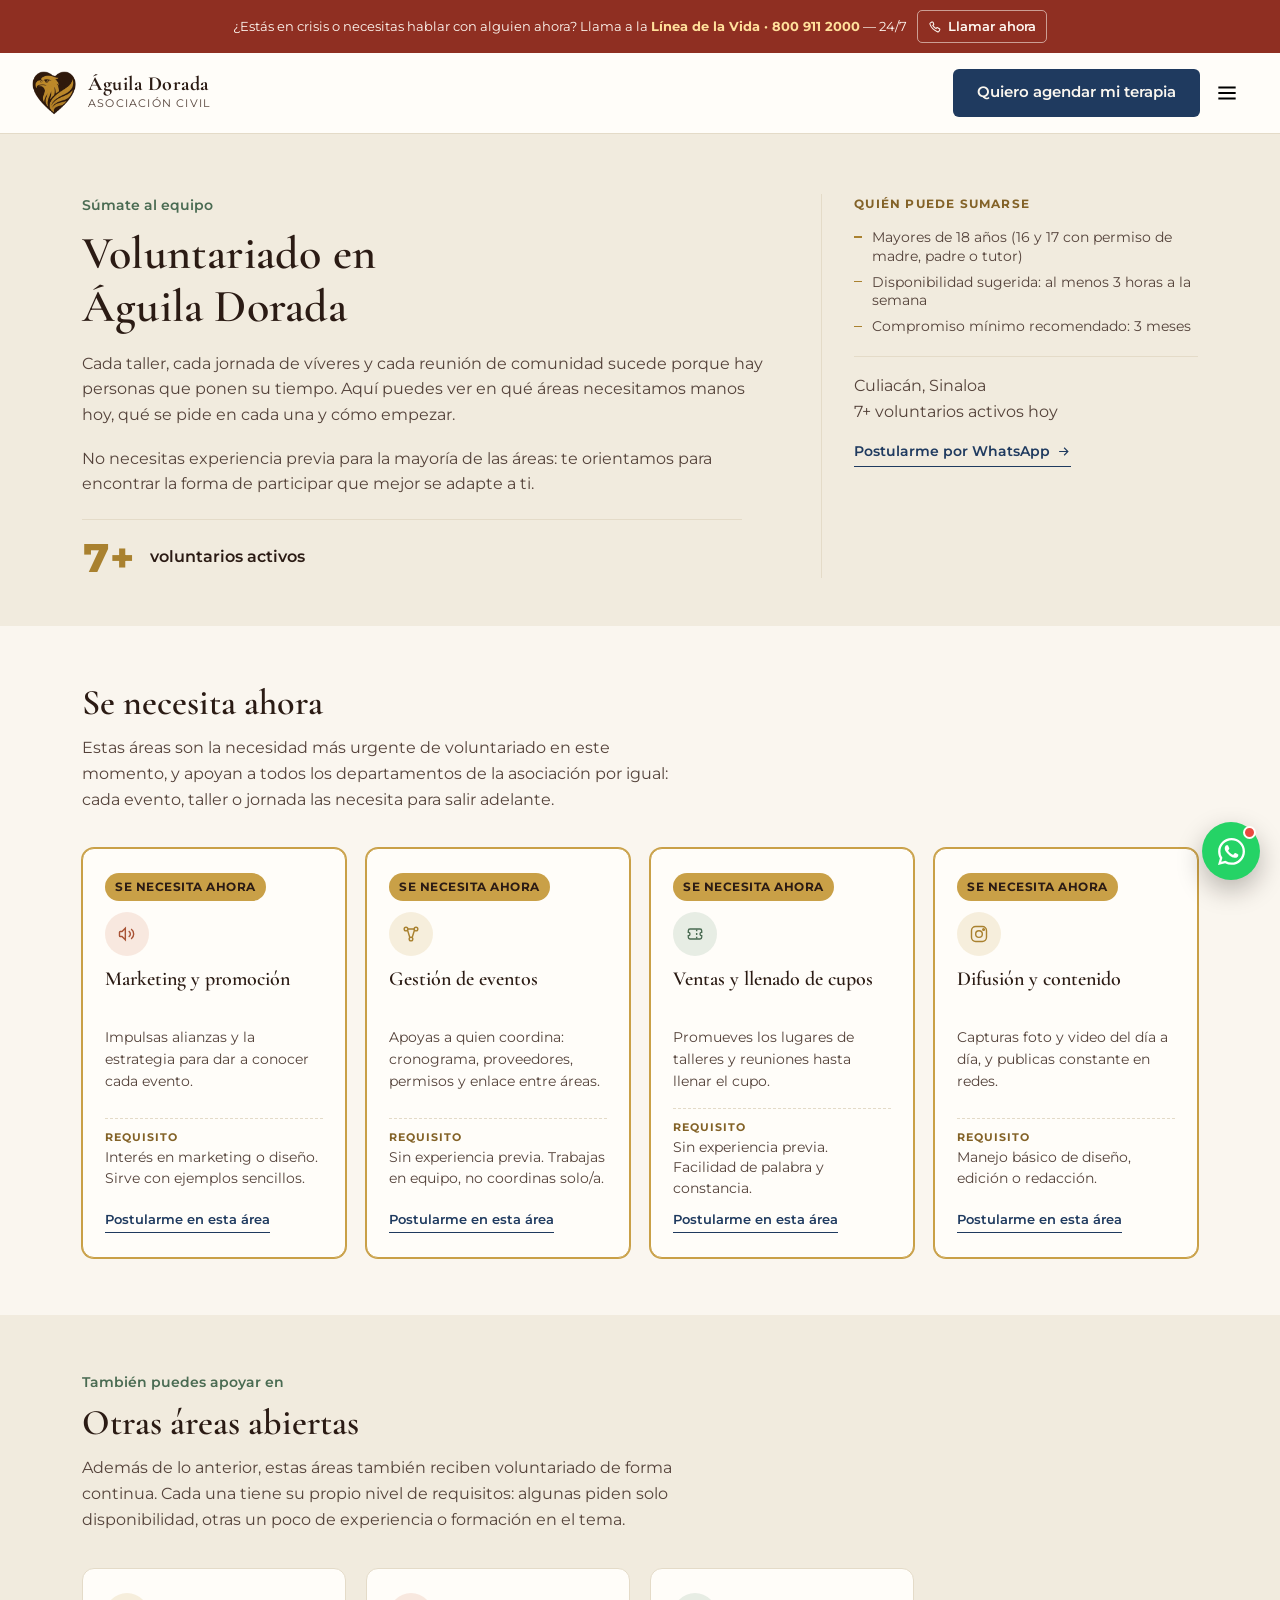
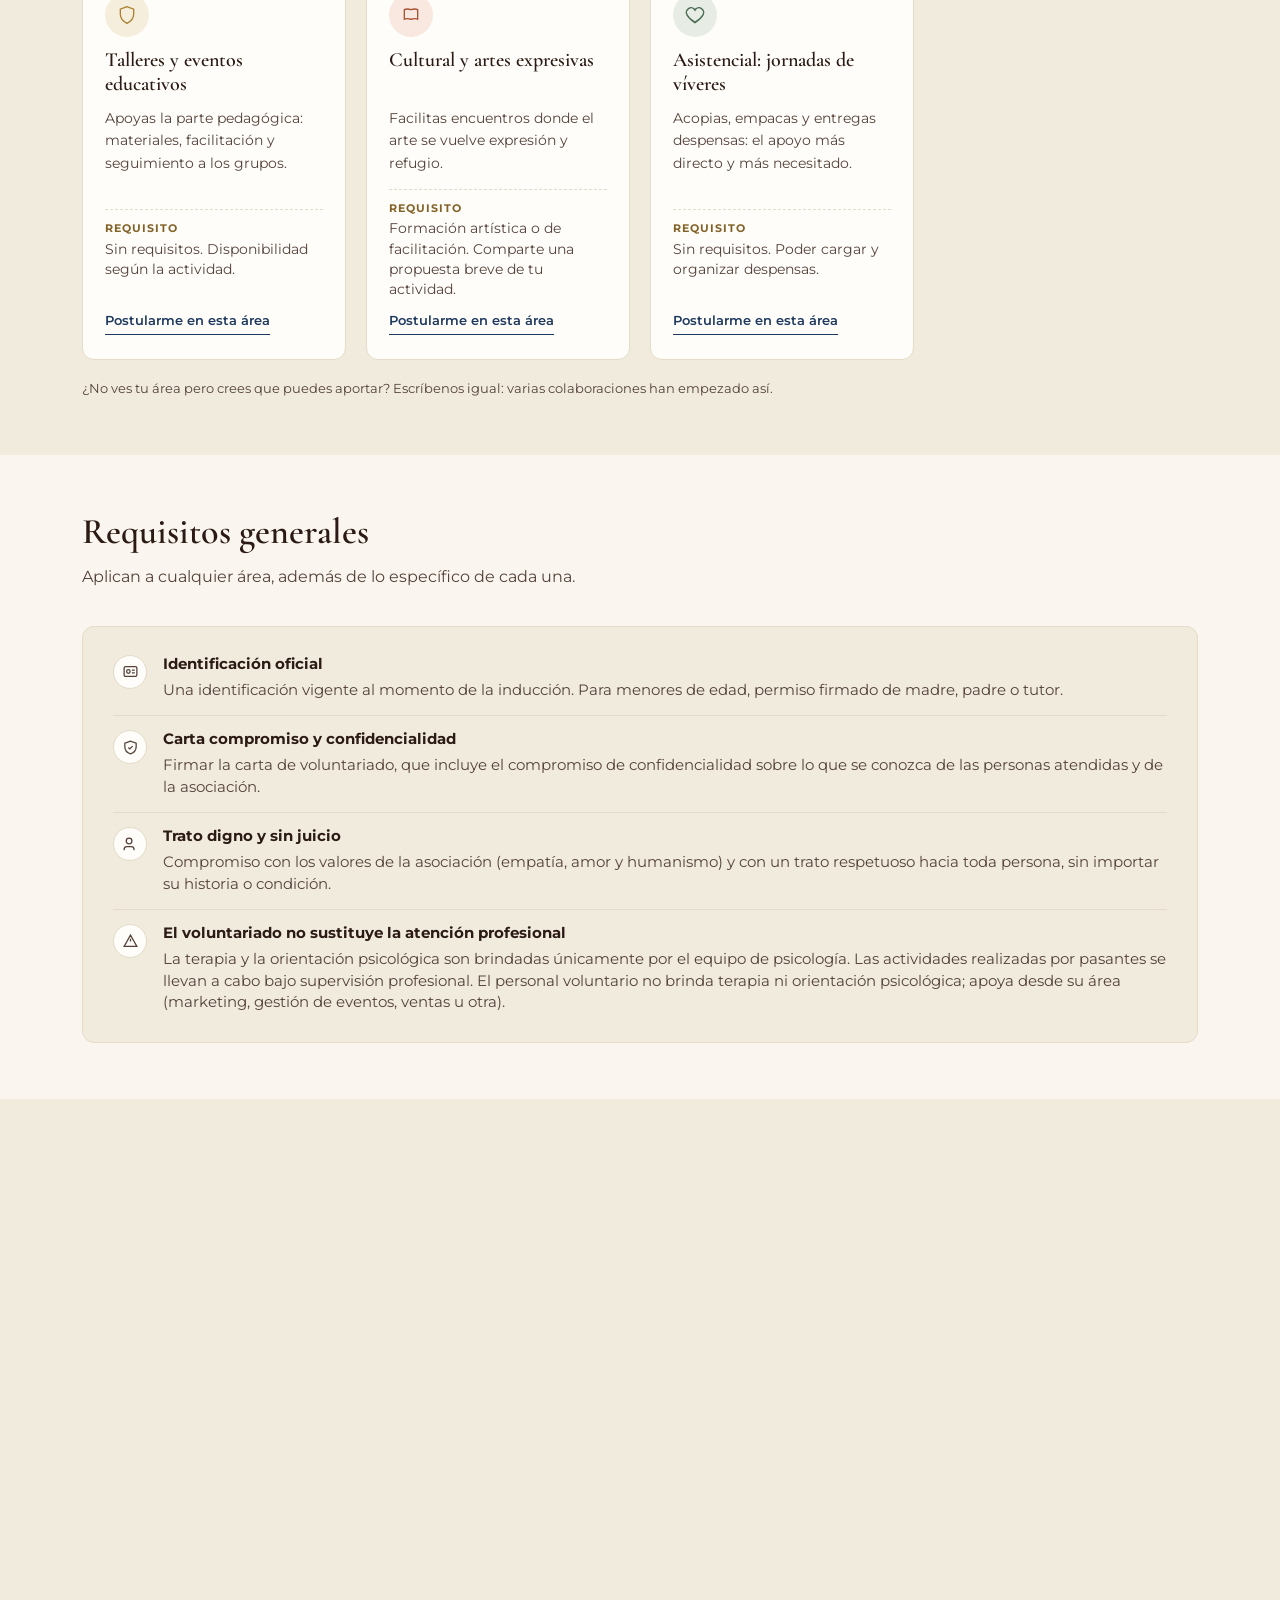
<file: pages/voluntariado.html>
<!DOCTYPE html>
<html lang="es">

<head>
  <meta charset="UTF-8">
  <meta name="viewport" content="width=device-width, initial-scale=1.0">
  <title>Voluntariado — Águila Dorada A.C.</title>
  <link rel="canonical" href="https://aguiladorada.org/pages/voluntariado.html">
  <link rel="icon" type="image/png" href="../assets/images/logo.png">
  <script>document.documentElement.classList.add('js');</script>
  <link rel="stylesheet" href="../styles.css">
  <meta name="description"
    content="Súmate como voluntario a Águila Dorada A.C. en Culiacán. Buscamos apoyo en marketing, gestión de eventos, ventas y difusión. Conoce requisitos y postúlate.">
  <meta name="theme-color" content="#FAF6EF">
  <meta property="og:type" content="website">
  <meta property="og:url" content="https://aguiladorada.org/pages/voluntariado.html">
  <meta property="og:site_name" content="Águila Dorada A.C.">
  <meta property="og:locale" content="es_MX">
  <meta property="og:title" content="Voluntariado — Águila Dorada A.C.">
  <meta property="og:description"
    content="Necesitamos marketing, gestión de eventos, ventas de cupos y difusión y contenido, más otras áreas abiertas. Requisitos y cómo sumarte al equipo de Águila Dorada A.C. en Culiacán.">
  <meta property="og:image" content="https://aguiladorada.org/assets/og-image.jpg">
  <meta property="og:image:width" content="1200">
  <meta property="og:image:height" content="630">
  <meta property="og:image:type" content="image/jpeg">
  <meta name="twitter:card" content="summary_large_image">
  <meta name="twitter:title" content="Voluntariado — Águila Dorada A.C.">
  <meta name="twitter:description"
    content="Necesitamos marketing, gestión de eventos, ventas de cupos y difusión y contenido, más otras áreas abiertas. Requisitos y cómo sumarte al equipo de Águila Dorada A.C. en Culiacán.">
  <meta name="twitter:image" content="https://aguiladorada.org/assets/og-image.jpg">
  <link rel="preconnect" href="https://fonts.googleapis.com">
  <link rel="preconnect" href="https://fonts.gstatic.com" crossorigin>
  <link rel="preload" as="style"
    href="https://fonts.googleapis.com/css2?family=Cormorant+Garamond:wght@600;700&family=Montserrat:wght@400;500;600;700&display=swap"
    onload="this.onload=null;this.rel='stylesheet'">
  <noscript>
    <link
      href="https://fonts.googleapis.com/css2?family=Cormorant+Garamond:wght@600;700&family=Montserrat:wght@400;500;600;700&display=swap"
      rel="stylesheet">
  </noscript>

  <script type="application/ld+json">
{"@context":"https://schema.org","@type":"WebPage","name":"Voluntariado — Águila Dorada A.C.","url":"https://aguiladorada.org/pages/voluntariado.html","inLanguage":"es","about":{"@type":"NGO","name":"Águila Dorada A.C.","url":"https://aguiladorada.org","email":"aguiladorada.admi@gmail.com","areaServed":"Culiacán"}}
  </script>

  <!-- =================================================================
       CÓMO MANTENER ESTA PÁGINA  ·  VOLUNTARIADO
       -----------------------------------------------------------------
       Coordina esta página el área de Administración y Voluntariado
       (Ing. Joel Reyes Rivera).

       BORRADOR EDITABLE — confirmar con la asociación:
         1. ÁREAS PRIORITARIAS (primer .cm-grid): marketing y promoción,
            apoyo en gestión de eventos, ventas para llenar cupos y
            difusión y contenido son HOY las cuatro necesidades reales de
            voluntariado, transversales a todos los departamentos. Van
            destacadas arriba de todo con el chip "Se necesita ahora". La
            de gestión es de APOYO a quien coordina, no coordina sola. El
            área de staff de eventos se dio de baja: no es prioridad ahora.
         2. OTRAS ÁREAS (segundo .cm-grid, debajo): Educativo, Cultural y
            Asistencial siguen abiertas pero con menor urgencia. Ya NO hay
            área de Administración (se dio de baja) ni de Psicología: la
            terapia y la orientación psicológica las da solo el equipo de
            psicología (pasantes bajo supervisión profesional, ver
            nosotros.html); el personal voluntario no da terapia ni
            orientación psicológica, y las pasantes se coordinan aparte,
            no por esta página. Marca como "cerrada"
            cualquier área que hoy no reciba voluntarios (basta con quitar
            el <article class="cm-card"> correspondiente).
         3. REQUISITOS por área (línea .vol-req): revisa cada uno.
         4. REQUISITOS GENERALES (.info-card) y PROCESO (.proc-list) son
            el flujo esperado (postulación por WhatsApp -> entrevista ->
            inducción y carta compromiso -> inicio con acompañamiento).
            Ajústalo al proceso real.
         5. DATO "6 voluntarios activos": tomado del landing
            (index.html, bloque "Así vamos"). Si cambia allá, cámbialo
            aquí en la ficha del encabezado.
         6. El número de WhatsApp sale de WHATSAPP_NUMBER. Cada área usa
            un mensaje pre-redactado distinto para saber por dónde llega
            la persona.
         7. LA ASOCIACIÓN ESTÁ EN PROCESO DE CONSTITUCIÓN (ver
            nosotros.html). No prometas aquí que la constancia de
            voluntariado sirve para servicio social o prácticas
            profesionales oficiales: eso requiere estar ya constituidos.
            Cuando se complete la constitución, avisa para revisar esta
            página y el resto del sitio por si hace falta actualizar algo
            relacionado.

       Enlazan aquí: el pie de página de todo el sitio, el menú principal
       de todo el sitio, el bloque de voluntariado del landing y los CTA
       "Quiero sumarme como voluntario" de nosotros y eventos pasados.
       ================================================================= -->
  <script type="application/ld+json">
{
  "@context": "https://schema.org",
  "@type": "BreadcrumbList",
  "itemListElement": [
    { "@type": "ListItem", "position": 1, "name": "Inicio", "item": "https://aguiladorada.org/" },
    { "@type": "ListItem", "position": 2, "name": "Voluntariado", "item": "https://aguiladorada.org/pages/voluntariado.html" }
  ]
}
</script>
</head>

<body>

  <a href="#main-content" class="skip-link">Saltar al contenido</a>

  <aside class="crisis-bar" aria-label="Atención en crisis">
    <span>¿Estás en crisis o necesitas hablar con alguien ahora? Llama a la <strong>Línea de la Vida · 800 911
        2000</strong> — 24/7</span>
    <a href="tel:8009112000" class="crisis-action"><svg viewBox="0 0 24 24" fill="none" stroke="currentColor"
        stroke-width="1.8">
        <path
          d="M6.6 3.5 4 5c-.8.5-.9 1.6-.5 2.5 2.2 5.5 7.1 10.4 12.6 12.6.9.4 2 .2 2.5-.5l1.5-2.6c.4-.7.2-1.6-.5-2l-3.1-1.8c-.7-.4-1.5-.2-1.9.4l-.9 1.2c-2.4-1.3-4.3-3.2-5.6-5.6l1.2-.9c.6-.4.8-1.2.4-1.9L8.6 4c-.4-.7-1.3-.9-2-.5Z" />
      </svg>Llamar ahora</a>
  </aside>

  <header>
    <div class="nav">
      <a class="brand" href="../index.html" aria-label="Águila Dorada A.C. — Inicio">
        <img class="brand-mark" src="../assets/images/logo.png" width="300" height="276" decoding="async" alt="Águila Dorada A.C. — logo">
        <div class="brand-text">
          <div class="name">Águila Dorada</div>
          <div class="tag">Asociación Civil</div>
        </div>
      </a>
      <nav class="links" aria-label="Principal">
        <a href="../index.html#main-content">Inicio</a>
        <a href="servicios.html">Servicios</a>
        <a href="programas-comunitarios.html">Comunidad</a>
        <a href="../index.html#eventos">Próximos eventos</a>
        <a href="eventos-pasados.html">Eventos pasados</a>
        <a href="nosotros.html">Nosotros</a>
        <a href="voluntariado.html" aria-current="page">Voluntariado</a>
        <a href="contacto.html">Contacto</a>
      </nav>
      <div style="display:flex;align-items:center;gap:6px;">
        <a data-wa href="https://wa.me/526672115886?text=Hola%2C%20me%20gustar%C3%ADa%20agendar%20una%20sesi%C3%B3n%20de%20terapia%20con%20%C3%81guila%20Dorada."
          class="btn btn-navy" target="_blank" rel="noopener noreferrer" aria-label="Quiero agendar mi terapia"><span class="btn-full" aria-hidden="true">Quiero agendar mi
            terapia</span><span class="btn-short" aria-hidden="true">Agendar</span></a>
        <button class="menu-btn" id="menuBtn" aria-label="Abrir menú" aria-expanded="false" aria-controls="mobileNav">
          <svg viewBox="0 0 24 24" fill="none" stroke="currentColor" stroke-width="1.8">
            <path d="M4 7h16M4 12h16M4 17h16" />
          </svg>
        </button>
      </div>
    </div>
    <nav class="mobile-nav" id="mobileNav" aria-label="Menú móvil">
      <a href="../index.html#main-content">Inicio</a>
      <a href="servicios.html">Servicios</a>
      <a href="programas-comunitarios.html">Comunidad</a>
      <a href="../index.html#eventos">Próximos eventos</a>
      <a href="eventos-pasados.html">Eventos pasados</a>
      <a href="nosotros.html">Nosotros</a>
      <a href="voluntariado.html" aria-current="page">Voluntariado</a>
      <a href="contacto.html">Contacto</a>
    </nav>
  </header>

  <main id="main-content">

    <section class="page-head page-head--volunteer section-alt">
      <div class="wrap ph-grid">
        <div class="ph-main">
          <div class="kicker">Súmate al equipo</div>
          <h1>Voluntariado en Águila Dorada</h1>
          <p>Cada taller, cada jornada de víveres y cada reunión de comunidad sucede porque hay personas que ponen su
            tiempo. Aquí puedes ver en qué áreas necesitamos manos hoy, qué se pide en cada una y cómo empezar.</p>
          <p>No necesitas experiencia previa para la mayoría de las áreas: te orientamos para encontrar la forma de
            participar que mejor se adapte a ti.</p>
          <div class="growth-stat">
            <span class="growth-stat-num" data-count-to="7" data-suffix="+">0</span>
            <span class="growth-stat-label">voluntarios activos</span>
          </div>
        </div>

        <aside class="ph-aside" aria-label="Quién puede sumarse">
          <span class="ph-aside-label">Quién puede sumarse</span>
          <ul class="ph-aside-list">
            <li>Mayores de 18 años (16 y 17 con permiso de madre, padre o tutor)</li>
            <li>Disponibilidad sugerida: al menos 3 horas a la semana</li>
            <li>Compromiso mínimo recomendado: 3 meses</li>
          </ul>
          <p class="ph-aside-meta">Culiacán, Sinaloa<br>7+ voluntarios activos hoy</p>
          <a class="ph-aside-link" data-wa
            href="https://wa.me/526672115886?text=Hola%2C%20quiero%20sumarme%20como%20voluntario%20a%20%C3%81guila%20Dorada.%20Vi%20la%20p%C3%A1gina%20de%20voluntariado."
            target="_blank" rel="noopener noreferrer">Postularme por WhatsApp
            <svg viewBox="0 0 24 24" fill="none" stroke="currentColor" stroke-width="1.8" aria-hidden="true">
              <path d="M5 12h14M13 6l6 6-6 6" />
            </svg></a>
        </aside>
      </div>
    </section>

    <section aria-label="Áreas prioritarias de voluntariado">
      <div class="wrap">
        <div class="head-block">
          <h2>Se necesita ahora</h2>
          <p>Estas áreas son la necesidad más urgente de voluntariado en este momento, y apoyan a todos los
            departamentos de la asociación por igual: cada evento, taller o jornada las necesita para salir adelante.</p>
        </div>
        <div class="cm-grid">

          <article class="cm-card cm-card--priority">
            <span class="vol-chip">Se necesita ahora</span>
            <span class="cm-icon ic-cultural" aria-hidden="true">
              <svg viewBox="0 0 24 24" fill="none" stroke="currentColor" stroke-width="1.7">
                <path d="M3 10v4a1 1 0 0 0 1 1h2l4 4V5L6 9H4a1 1 0 0 0-1 1Z" />
                <path d="M14 8.5a4 4 0 0 1 0 7M17 6a7.5 7.5 0 0 1 0 12" />
              </svg>
            </span>
            <h3>Marketing y promoción</h3>
            <p>Impulsas alianzas y la estrategia para dar a conocer cada evento.</p>
            <p class="vol-req"><b>Requisito</b> Interés en marketing o diseño. Sirve con ejemplos sencillos.</p>
            <a class="cm-link" data-wa
              href="https://wa.me/526672115886?text=Hola%2C%20quiero%20ser%20voluntario%20en%20el%20%C3%A1rea%20de%20marketing%20y%20promoci%C3%B3n%20de%20%C3%81guila%20Dorada."
              aria-label="Postularme como voluntario en marketing y promoción" target="_blank" rel="noopener noreferrer">Postularme en esta área</a>
          </article>

          <article class="cm-card cm-card--priority">
            <span class="vol-chip">Se necesita ahora</span>
            <span class="cm-icon ic-comunidad" aria-hidden="true">
              <svg viewBox="0 0 24 24" fill="none" stroke="currentColor" stroke-width="1.7">
                <circle cx="6" cy="6" r="2.2" />
                <circle cx="18" cy="6" r="2.2" />
                <circle cx="12" cy="18" r="2.2" />
                <path d="M7.8 7.3 10.5 16M16.2 7.3 13.5 16M8.2 6h7.6" />
              </svg>
            </span>
            <h3>Gestión de eventos</h3>
            <p>Apoyas a quien coordina: cronograma, proveedores, permisos y enlace entre áreas.</p>
            <p class="vol-req"><b>Requisito</b> Sin experiencia previa. Trabajas en equipo, no coordinas solo/a.</p>
            <a class="cm-link" data-wa
              href="https://wa.me/526672115886?text=Hola%2C%20quiero%20ser%20voluntario%20apoyando%20en%20la%20gesti%C3%B3n%20de%20eventos%20de%20%C3%81guila%20Dorada."
              aria-label="Postularme como voluntario en gestión de eventos" target="_blank" rel="noopener noreferrer">Postularme en esta área</a>
          </article>

          <article class="cm-card cm-card--priority">
            <span class="vol-chip">Se necesita ahora</span>
            <span class="cm-icon ic-asistencial" aria-hidden="true">
              <svg viewBox="0 0 24 24" fill="none" stroke="currentColor" stroke-width="1.7">
                <path
                  d="M4 8a2 2 0 0 1 2-2h12a2 2 0 0 1 2 2v2a2 2 0 0 0 0 4v2a2 2 0 0 1-2 2H6a2 2 0 0 1-2-2v-2a2 2 0 0 0 0-4V8Z" />
                <path d="M14 6.5v11" stroke-dasharray="2.2 2.2" />
              </svg>
            </span>
            <h3>Ventas y llenado de cupos</h3>
            <p>Promueves los lugares de talleres y reuniones hasta llenar el cupo.</p>
            <p class="vol-req"><b>Requisito</b> Sin experiencia previa. Facilidad de palabra y constancia.</p>
            <a class="cm-link" data-wa
              href="https://wa.me/526672115886?text=Hola%2C%20quiero%20ser%20voluntario%20en%20ventas%20para%20llenar%20los%20cupos%20de%20eventos%20y%20reuniones%20de%20%C3%81guila%20Dorada."
              aria-label="Postularme como voluntario en ventas y llenado de cupos" target="_blank" rel="noopener noreferrer">Postularme en esta área</a>
          </article>

          <article class="cm-card cm-card--priority">
            <span class="vol-chip">Se necesita ahora</span>
            <span class="cm-icon ic-comunidad" aria-hidden="true">
              <svg viewBox="0 0 24 24" fill="none" stroke="currentColor" stroke-width="1.7">
                <rect x="3" y="3" width="18" height="18" rx="5" />
                <circle cx="12" cy="12" r="4" />
                <circle cx="17.5" cy="6.5" r="1" />
              </svg>
            </span>
            <h3>Difusión y contenido</h3>
            <p>Capturas foto y video del día a día, y publicas constante en redes.</p>
            <p class="vol-req"><b>Requisito</b> Manejo básico de diseño, edición o redacción.</p>
            <a class="cm-link" data-wa
              href="https://wa.me/526672115886?text=Hola%2C%20quiero%20ser%20voluntario%20en%20el%20%C3%A1rea%20de%20difusi%C3%B3n%20y%20contenido%20de%20%C3%81guila%20Dorada."
              aria-label="Postularme como voluntario en difusión y contenido" target="_blank" rel="noopener noreferrer">Postularme en esta área</a>
          </article>

        </div>
      </div>
    </section>

    <section class="section-alt" aria-label="Otras áreas abiertas a voluntariado">
      <div class="wrap">
        <div class="head-block">
          <div class="kicker">También puedes apoyar en</div>
          <h2>Otras áreas abiertas</h2>
          <p>Además de lo anterior, estas áreas también reciben voluntariado de forma continua. Cada una tiene su propio
            nivel de requisitos: algunas piden solo disponibilidad, otras un poco de experiencia o formación en el
            tema.</p>
        </div>
        <div class="cm-grid">

          <article class="cm-card">
            <span class="cm-icon ic-comunidad" aria-hidden="true">
              <svg viewBox="0 0 24 24" fill="none" stroke="currentColor" stroke-width="1.6">
                <path d="M12 2 4 5v6c0 5 3.4 8.5 8 11 4.6-2.5 8-6 8-11V5l-8-3Z" />
              </svg>
            </span>
            <h3>Talleres y eventos educativos</h3>
            <p>Apoyas la parte pedagógica: materiales, facilitación y seguimiento a los grupos.</p>
            <p class="vol-req"><b>Requisito</b> Sin requisitos. Disponibilidad según la actividad.</p>
            <a class="cm-link" data-wa
              href="https://wa.me/526672115886?text=Hola%2C%20quiero%20ser%20voluntario%20en%20el%20%C3%A1rea%20de%20talleres%20y%20eventos%20educativos%20de%20%C3%81guila%20Dorada."
              aria-label="Postularme como voluntario en talleres y eventos educativos" target="_blank" rel="noopener noreferrer">Postularme en esta área</a>
          </article>

          <article class="cm-card">
            <span class="cm-icon ic-cultural" aria-hidden="true">
              <svg viewBox="0 0 24 24" fill="none" stroke="currentColor" stroke-width="1.6">
                <path d="M4 5.5C6 4.6 8 4.3 12 5.6c4-1.3 6-1 8-.1V17c-2-.9-4-1.2-8 .1-4-1.3-6-1-8-.1V5.5Z" />
              </svg>
            </span>
            <h3>Cultural y artes expresivas</h3>
            <p>Facilitas encuentros donde el arte se vuelve expresión y refugio.</p>
            <p class="vol-req"><b>Requisito</b> Formación artística o de facilitación. Comparte una propuesta breve de
              tu actividad.</p>
            <a class="cm-link" data-wa
              href="https://wa.me/526672115886?text=Hola%2C%20quiero%20ser%20voluntario%20en%20el%20%C3%A1rea%20cultural%20y%20de%20artes%20expresivas%20de%20%C3%81guila%20Dorada."
              aria-label="Postularme como voluntario en cultural y artes expresivas" target="_blank" rel="noopener noreferrer">Postularme en esta área</a>
          </article>

          <article class="cm-card">
            <span class="cm-icon ic-asistencial" aria-hidden="true">
              <svg viewBox="0 0 24 24" fill="none" stroke="currentColor" stroke-width="1.8">
                <path d="M12 21s-7-4.4-9.5-9A5.5 5.5 0 0 1 12 6a5.5 5.5 0 0 1 9.5 6c-2.5 4.6-9.5 9-9.5 9Z" />
              </svg>
            </span>
            <h3>Asistencial: jornadas de víveres</h3>
            <p>Acopias, empacas y entregas despensas: el apoyo más directo y más necesitado.</p>
            <p class="vol-req"><b>Requisito</b> Sin requisitos. Poder cargar y organizar despensas.</p>
            <a class="cm-link" data-wa
              href="https://wa.me/526672115886?text=Hola%2C%20quiero%20ser%20voluntario%20en%20las%20jornadas%20de%20v%C3%ADveres%20de%20%C3%81guila%20Dorada."
              aria-label="Postularme como voluntario en asistencial: jornadas de víveres" target="_blank" rel="noopener noreferrer">Postularme en esta área</a>
          </article>

        </div>
        <p class="proc-note">¿No ves tu área pero crees que puedes aportar? Escríbenos igual: varias colaboraciones han
          empezado así.</p>
      </div>
    </section>

    <section aria-label="Requisitos generales del voluntariado">
      <div class="wrap">
        <div class="head-block">
          <h2>Requisitos generales</h2>
          <p>Aplican a cualquier área, además de lo específico de cada una.</p>
        </div>
        <div class="info-card">
          <div class="info-row">
            <span class="i-icon" aria-hidden="true"><svg viewBox="0 0 24 24" fill="none" stroke="currentColor"
                stroke-width="1.8">
                <rect x="3" y="5" width="18" height="14" rx="2" />
                <circle cx="9" cy="12" r="2.5" />
                <path d="M14 10h4M14 14h4" />
              </svg></span>
            <div>
              <h3>Identificación oficial</h3>
              <p>Una identificación vigente al momento de la inducción. Para menores de edad, permiso firmado de madre,
                padre o tutor.</p>
            </div>
          </div>
          <div class="info-row">
            <span class="i-icon" aria-hidden="true"><svg viewBox="0 0 24 24" fill="none" stroke="currentColor"
                stroke-width="1.8">
                <path d="M12 3 4 6v5c0 5 3.4 8.5 8 10 4.6-1.5 8-5 8-10V6l-8-3Z" />
                <path d="m9 12 2 2 4-4" />
              </svg></span>
            <div>
              <h3>Carta compromiso y confidencialidad</h3>
              <p>Firmar la carta de voluntariado, que incluye el compromiso de confidencialidad sobre lo que se conozca
                de las personas atendidas y de la asociación.</p>
            </div>
          </div>
          <div class="info-row">
            <span class="i-icon" aria-hidden="true"><svg viewBox="0 0 24 24" fill="none" stroke="currentColor"
                stroke-width="1.8">
                <path d="M17 20v-1a4 4 0 0 0-4-4H7a4 4 0 0 0-4 4v1M10 11a4 4 0 1 0 0-8 4 4 0 0 0 0 8Z" />
              </svg></span>
            <div>
              <h3>Trato digno y sin juicio</h3>
              <p>Compromiso con los valores de la asociación (empatía, amor y humanismo) y con un trato respetuoso hacia
                toda persona, sin importar su historia o condición.</p>
            </div>
          </div>
          <div class="info-row">
            <span class="i-icon" aria-hidden="true"><svg viewBox="0 0 24 24" fill="none" stroke="currentColor"
                stroke-width="1.8">
                <path d="M12 8v4m0 4h.01M12 3l9 16H3l9-16Z" />
              </svg></span>
            <div>
              <h3>El voluntariado no sustituye la atención profesional</h3>
              <p>La terapia y la orientación psicológica son brindadas únicamente por el equipo de psicología. Las
                actividades realizadas por pasantes se llevan a cabo bajo supervisión profesional. El personal
                voluntario no brinda terapia ni orientación psicológica; apoya desde su área (marketing, gestión de
                eventos, ventas u otra).</p>
            </div>
          </div>
        </div>
      </div>
    </section>

    <section class="section-alt" aria-label="Cómo sumarte">
      <div class="wrap">
        <div class="head-block">
          <h2>Cómo sumarte</h2>
          <p>El mismo camino para todas las áreas. Toma alrededor de una semana desde que escribes.</p>
        </div>
        <ol class="proc-list">
          <li class="proc-step">
            <div>
              <h3>Escríbenos</h3>
              <p>Nos contactas por WhatsApp o desde la página de contacto y nos dices en qué área te interesa participar
                y con cuánto tiempo cuentas.</p>
            </div>
          </li>
          <li class="proc-step">
            <div>
              <h3>Entrevista breve</h3>
              <p>Una conversación de unos 20 minutos, presencial o en línea, para conocernos y ver dónde encajas mejor.</p>
            </div>
          </li>
          <li class="proc-step">
            <div>
              <h3>Inducción y carta compromiso</h3>
              <p>Te explicamos cómo trabaja la asociación, las reglas de confidencialidad y de cuidado, y firmas la carta
                de voluntariado.</p>
            </div>
          </li>
          <li class="proc-step">
            <div>
              <h3>Empiezas con acompañamiento</h3>
              <p>Te sumas a tu primera actividad junto a alguien del equipo, que te acompaña hasta que te sientas
                cómodo.</p>
            </div>
          </li>
        </ol>
        <p class="proc-note">Al terminar tu periodo, si lo necesitas, te entregamos una constancia de voluntariado con
          las horas y actividades realizadas.</p>
      </div>
    </section>

    <section aria-label="Preguntas frecuentes sobre el voluntariado">
      <div class="wrap">
        <div class="head-block">
          <div class="kicker">Preguntas frecuentes</div>
          <h2>Antes de postularte</h2>
        </div>
        <div class="info-card">
          <div class="info-row">
            <span class="i-icon" aria-hidden="true"><svg viewBox="0 0 24 24" fill="none" stroke="currentColor"
                stroke-width="1.8">
                <path d="M12 2v20M17 6H9.5a3 3 0 0 0 0 6h5a3 3 0 0 1 0 6H6" />
              </svg></span>
            <div>
              <h3>¿El voluntariado es remunerado?</h3>
              <p>No. Es una colaboración libre y sin pago. Cubrimos, cuando aplica, los materiales de la actividad.</p>
            </div>
          </div>
          <div class="info-row">
            <span class="i-icon" aria-hidden="true"><svg viewBox="0 0 24 24" fill="none" stroke="currentColor"
                stroke-width="1.8">
                <path d="M4 8h3l1.5-2h7L17 8h3a1 1 0 0 1 1 1v9a1 1 0 0 1-1 1H4a1 1 0 0 1-1-1V9a1 1 0 0 1 1-1Z" />
                <circle cx="12" cy="13" r="3.3" />
              </svg></span>
            <div>
              <h3>¿Necesito equipo propio para marketing o gestión de eventos?</h3>
              <p>No es obligatorio. Ayuda tener celular con buena cámara o laptop propia, pero la asociación puede
                prestar materiales básicos según disponibilidad para tus actividades como voluntario.</p>
            </div>
          </div>
          <div class="info-row">
            <span class="i-icon" aria-hidden="true"><svg viewBox="0 0 24 24" fill="none" stroke="currentColor"
                stroke-width="1.8">
                <rect x="3" y="5" width="18" height="16" rx="2" />
                <path d="M3 10h18M8 3v4M16 3v4" />
              </svg></span>
            <div>
              <h3>¿Cuánto tiempo tengo que dar?</h3>
              <p>Sugerimos al menos 3 horas a la semana y un compromiso de 3 meses, para que la colaboración tenga
                sentido para ambas partes. En jornadas puntuales de víveres puedes apoyar por evento.</p>
            </div>
          </div>
        </div>
      </div>
    </section>

    <section class="team-close">
      <div class="wrap">
        <h2>Hay un lugar para ti</h2>
        <p>Si quieres acompañar procesos, apoyar talleres o compartir tus habilidades, escríbenos y lo vemos juntos.</p>
        <div class="btn-row">
          <a data-wa
            href="https://wa.me/526672115886?text=Hola%2C%20quiero%20sumarme%20como%20voluntario%20a%20%C3%81guila%20Dorada.%20Vi%20la%20p%C3%A1gina%20de%20voluntariado."
            class="btn btn-gold" target="_blank" rel="noopener noreferrer">Quiero sumarme como voluntario</a>
          <a href="contacto.html" class="btn btn-ghost-light">Escribir desde el formulario</a>
        </div>
      </div>
    </section>

  </main>

  <footer>
    <div class="wrap">
      <div class="foot-grid">
        <div class="foot-brand">
          <div class="brand">
            <img class="brand-mark" src="../assets/images/logo.png" loading="lazy" decoding="async" width="300" height="276"
              alt="Águila Dorada A.C. — logo">
            <div class="brand-text">
              <div class="name">Águila Dorada A.C.</div>
              <div class="tag">Asociación Civil</div>
            </div>
          </div>
          <p>"Acompañamos, fortalecemos y transformamos vidas." Salud mental accesible para Culiacán y su comunidad.</p>
          <div class="socials">
            <a href="https://www.facebook.com/aguiladoradaac" aria-label="Facebook" target="_blank"
              rel="noopener noreferrer"><svg viewBox="0 0 24 24" fill="currentColor">
                <path
                  d="M13.5 22v-8h2.7l.5-3.2h-3.2V8.9c0-.9.3-1.5 1.7-1.5h1.6V4.5C15.9 4.4 14.9 4 13.7 4c-2.5 0-4.2 1.5-4.2 4.3v2.5H6.8v3.2h2.7v8h4Z" />
              </svg></a>
            <a href="https://www.instagram.com/aguiladoradaac?stkn=MXRkZHAwYmRkMmg5Yg%3D%3D&amp;utm_source=qr"
              aria-label="Instagram" target="_blank" rel="noopener noreferrer"><svg viewBox="0 0 24 24" fill="none"
                stroke="currentColor" stroke-width="1.6">
                <rect x="3" y="3" width="18" height="18" rx="5" />
                <circle cx="12" cy="12" r="4" />
                <circle cx="17.5" cy="6.5" r="1" />
              </svg></a>
          </div>
        </div>
        <div class="foot-col">
          <h3>Enlaces rápidos</h3>
          <ul>
            <li><a href="../index.html#main-content">Inicio</a></li>
            <li><a href="nosotros.html">Nosotros</a></li>
            <li><a href="servicios.html">Servicios</a></li>
            <li><a href="programas-comunitarios.html">Comunidad</a></li>
            <li><a href="../index.html#eventos">Próximos eventos</a></li>
            <li><a href="eventos-pasados.html">Eventos pasados</a></li>
            <li><a href="voluntariado.html" aria-current="page">Voluntariado</a></li>
            <li><a href="contacto.html">Contacto</a></li>
          </ul>
        </div>
        <div class="foot-col">
          <h3>Servicios</h3>
          <ul>
            <li><a href="servicios.html#terapia">Terapia</a></li>
            <li><a href="servicios.html#diagnostico">Diagnóstico</a></li>
          </ul>
          <h3 style="margin-top:20px;">Actividades comunitarias</h3>
          <ul>
            <li><a href="programas-comunitarios.html#comunidad">Reuniones de comunidad quincenales</a></li>
            <li><a href="programas-comunitarios.html#educativo">Educativos</a></li>
            <li><a href="programas-comunitarios.html#cultural">Culturales</a></li>
            <li><a href="programas-comunitarios.html#asistencial">Asistenciales</a></li>
          </ul>
        </div>
        <div class="foot-col" id="contacto">
          <h3>Contacto</h3>
          <address>
            <ul>
              <li><a data-wa href="https://wa.me/526672115886" target="_blank" rel="noopener noreferrer">WhatsApp
                  institucional</a></li>
              <li class="foot-hours">Horario de atención<br>
                Lunes a viernes: 9:00–13:00 y 15:00–17:00.<br>
                Sábado: 9:00–14:00.<br>
                Domingo: cerrado.<br>
                Las sesiones de terapia siempre son con cita previa.</li>
              <li style="margin-top:1em;"><a href="mailto:aguiladorada.admi@gmail.com">aguiladorada.admi@gmail.com</a></li>
              <li>Matías Lazcano 2134, int. 11<br>Tierra Blanca, 80030<br>Culiacán Rosales, Sinaloa, México</li>
            </ul>
          </address>
        </div>
      </div>
      <div class="foot-bottom">
        <span>© 2026 Águila Dorada A.C. — Asociación Civil. Todos los derechos reservados.</span>
        <!-- PRIVACIDAD AÚN NO DESPLEGADA: el aviso de privacidad no se publica todavía. Cuando esté listo, quita este comentario para reactivar el enlace del pie.
        <a class="foot-legal" href="privacidad.html">Aviso de privacidad</a> -->
        <span class="privacy-note"><svg viewBox="0 0 24 24" fill="none" stroke="currentColor" stroke-width="1.8"
            aria-hidden="true">
            <path d="M7 10V7a5 5 0 0 1 10 0v3M5 10h14v10H5V10Z" />
          </svg>Tu privacidad es nuestra prioridad</span>
      </div>
    </div>
  </footer>

  <!-- Chatbot flotante: árbol de decisión sin backend ni IA (ver TREE más
       abajo). Guía a Terapia/Eventos/Voluntariado/Contacto/Nosotros/
       Donativos/Crisis y termina siempre en un enlace real a WhatsApp,
       tel: o una página del sitio. -->
  <div class="chatbot-widget">
    <div class="chatbot-panel" id="chatbotPanel" role="dialog" aria-modal="false" aria-label="Chat de preguntas frecuentes"
      hidden>
      <div class="chatbot-head">
        <div class="chatbot-avatar">
          <img src="../assets/images/logo.png" alt="" width="40" height="40">
          <span class="chatbot-online-dot" aria-hidden="true"></span>
        </div>
        <div class="chatbot-head-text">
          <div class="chatbot-name">Águila Dorada</div>
          <div class="chatbot-tag">Asistente virtual</div>
        </div>
        <button type="button" class="chatbot-close-btn" id="chatbotCloseBtn" aria-label="Cerrar chat">
          <svg viewBox="0 0 24 24" fill="none" stroke="currentColor" stroke-width="2">
            <path d="M6 6l12 12M18 6 6 18" />
          </svg>
        </button>
      </div>
      <div class="chatbot-body" id="chatbotBody" role="log" aria-live="polite"></div>
    </div>
    <button type="button" class="chatbot-fab has-badge" id="chatbotFab" aria-haspopup="dialog" aria-expanded="false"
      aria-controls="chatbotPanel" aria-label="Abrir chat de preguntas frecuentes">
      <span class="chatbot-fab-dot" aria-hidden="true"></span>
      <svg class="ic-chat" viewBox="0 0 24 24" fill="currentColor" aria-hidden="true">
        <path
          d="M17.472 14.382c-.297-.149-1.758-.867-2.03-.967-.273-.099-.471-.148-.671.15-.198.297-.767.966-.94 1.164-.173.199-.347.223-.644.075-.297-.15-1.255-.463-2.39-1.475-.883-.788-1.48-1.761-1.653-2.059-.173-.297-.018-.458.13-.606.134-.133.298-.347.446-.52.149-.174.198-.298.298-.497.099-.198.05-.371-.025-.52-.075-.149-.669-1.612-.916-2.207-.242-.579-.487-.5-.669-.51-.173-.008-.372-.01-.57-.01-.198 0-.52.074-.792.372-.272.297-1.04 1.016-1.04 2.479 0 1.462 1.065 2.875 1.213 3.074.149.198 2.096 3.2 5.077 4.487.709.306 1.262.489 1.694.625.712.227 1.36.195 1.871.118.571-.085 1.758-.719 2.006-1.413.248-.694.248-1.289.173-1.413-.074-.124-.272-.198-.57-.347m-5.421 7.403h-.004a9.87 9.87 0 01-5.031-1.378l-.361-.214-3.741.982.998-3.648-.235-.374a9.86 9.86 0 01-1.51-5.26c.001-5.45 4.436-9.884 9.888-9.884 2.64 0 5.122 1.03 6.988 2.898a9.825 9.825 0 012.893 6.994c-.003 5.45-4.437 9.884-9.885 9.884M20.52 3.449C18.24 1.245 15.24 0 12.045 0 5.463 0 .104 5.36.101 11.943c0 2.104.549 4.158 1.595 5.968L0 24l6.335-1.652a11.882 11.882 0 005.71 1.494h.005c6.582 0 11.941-5.36 11.944-11.943 0-3.19-1.24-6.187-3.494-8.45" />
      </svg>
      <svg class="ic-close" viewBox="0 0 24 24" fill="none" stroke="currentColor" stroke-width="2">
        <path d="M6 6l12 12M18 6 6 18" />
      </svg>
    </button>
  </div>

  <script>
    // Fuente única del número de WhatsApp institucional (mismo criterio que index.html).
    const WHATSAPP_NUMBER = '526672115886';
    document.querySelectorAll('[data-wa]').forEach((link) => {
      link.href = link.href.replace(/wa\.me\/\d+/, `wa.me/${WHATSAPP_NUMBER}`);
    });

    const menuBtn = document.getElementById('menuBtn');
    const mobileNav = document.getElementById('mobileNav');
    menuBtn.addEventListener('click', () => {
      const isOpen = mobileNav.classList.toggle('open');
      menuBtn.setAttribute('aria-expanded', isOpen ? 'true' : 'false');
    });
    mobileNav.querySelectorAll('a').forEach(a => a.addEventListener('click', () => {
      mobileNav.classList.remove('open');
      menuBtn.setAttribute('aria-expanded', 'false');
    }));
    document.addEventListener('keydown', (e) => {
      if (e.key === 'Escape' && mobileNav.classList.contains('open')) {
        mobileNav.classList.remove('open');
        menuBtn.setAttribute('aria-expanded', 'false');
        menuBtn.focus();
      }
    });

    // Header compacto al hacer scroll (mismo criterio que index.html).
    (function initHeaderScroll() {
      const header = document.querySelector('header');
      if (!header) return;
      const onScroll = () => header.classList.toggle('is-scrolled', window.scrollY > 8);
      onScroll();
      window.addEventListener('scroll', onScroll, { passive: true });
    })();

    // Contador animado de la cifra de crecimiento (mismo criterio que
    // index.html): solo anima la cifra real ya presente en el HTML.
    (function initStatCounters() {
      const counters = document.querySelectorAll('[data-count-to]');
      if (!counters.length) return;
      const reduce = window.matchMedia('(prefers-reduced-motion: reduce)').matches;
      const setFinal = (el) => {
        el.textContent = el.dataset.countTo + (el.dataset.suffix || '');
      };
      if (reduce || !('IntersectionObserver' in window)) {
        counters.forEach(setFinal);
        return;
      }
      const animate = (el) => {
        const target = parseInt(el.dataset.countTo, 10);
        const suffix = el.dataset.suffix || '';
        const duration = 900;
        const start = performance.now();
        function tick(now) {
          const p = Math.min((now - start) / duration, 1);
          const eased = 1 - Math.pow(1 - p, 3);
          el.textContent = Math.round(target * eased) + suffix;
          if (p < 1) requestAnimationFrame(tick);
        }
        requestAnimationFrame(tick);
      };
      const io = new IntersectionObserver((entries, obs) => {
        entries.forEach((entry) => {
          if (!entry.isIntersecting) return;
          animate(entry.target);
          obs.unobserve(entry.target);
        });
      }, { threshold: 0.5 });
      counters.forEach((el) => io.observe(el));
    })();

    // Chatbot flotante: árbol de decisión por reglas, sin IA ni backend.
    // Todo el contenido vive en TREE (dos niveles: tema -> sub-pregunta).
    // La mayoría de las hojas son solo informativas (sin WhatsApp) para
    // resolver la duda ahí mismo; solo las hojas de "acción" (agendar,
    // postularme, escribir, donar, crisis) ofrecen WhatsApp/tel/enlace.
    // Copia de la misma estructura de index.html, con rutas relativas
    // ajustadas al vivir dentro de pages/.
    const EVENTOS_HREF = '../index.html#eventos';
    const DONAR_HREF = '../index.html#donar';
    const TREE = [
      {
        id: 'terapia',
        label: 'Terapia y diagnóstico',
        children: [
          {
            id: 'terapia-incluye',
            label: '¿Qué incluye la terapia?',
            message: 'Atención psicológica <strong>individual</strong>, presencial o en línea, en un espacio confidencial y sin juicio.',
            quickAction: 'terapia-agendar',
          },
          {
            id: 'terapia-diagnostico',
            label: '¿Cómo es el proceso de diagnóstico?',
            message: 'Nuestro equipo de psicología clínica realiza <strong>entrevistas</strong> y <strong>pruebas especializadas</strong> para evaluar tu estado de salud mental, entregándote un diagnóstico preciso y un plan de tratamiento a tu medida. Es un servicio aparte de la terapia.',
            quickAction: 'terapia-agendar',
          },
          {
            id: 'terapia-necesito-diagnostico',
            label: '¿Necesito diagnóstico antes de ir a terapia?',
            message: '<strong>No.</strong> Puedes agendar terapia directamente; el diagnóstico es para cuando buscas específicamente una evaluación psicológica formal.',
            quickAction: 'terapia-agendar',
          },
          {
            id: 'terapia-costo',
            label: '¿Cuánto cuesta?',
            message: 'Entre <strong>$150 y $350 MXN</strong> por sesión. Aplicamos un estudio socioeconómico para definir un monto justo a pagar por el servicio; lo hacemos en tu primera consulta, no al agendar.',
            quickAction: 'terapia-agendar',
          },
          {
            id: 'terapia-proceso',
            label: '¿Cómo empiezo?',
            message: '<ol><li><strong>Escríbenos:</strong> nos cuentas brevemente qué buscas.</li><li><strong>Primera cita:</strong> presencial, o en línea si no puedes acceder a nuestras oficinas o eres foráneo/a; ahí hacemos el estudio socioeconómico y definimos tu cuota.</li><li><strong>Seguimiento:</strong> una sesión cada 15 días; en caso de ser necesario, la frecuencia puede modificarse.</li></ol>',
            quickAction: 'terapia-agendar',
          },
          {
            id: 'terapia-quien-atiende',
            label: '¿Quién me atiende?',
            message: 'La <strong>M.C. Maricela Cázarez</strong>, psicóloga con cédula profesional, encabeza la atención. El resto del equipo brinda orientación psicológica como pasantes en práctica supervisada por ella.',
            quickAction: 'terapia-agendar',
          },
          {
            id: 'terapia-agendar',
            label: 'Quiero agendar mi cita',
            gold: true,
            message: 'Perfecto. Escríbenos por WhatsApp y coordinamos tu primera cita, o revisa el detalle completo en Servicios.',
            actions: [
              { type: 'wa', label: 'Agendar por WhatsApp', text: 'Hola, me gustaría agendar una sesión de terapia con Águila Dorada.' },
              { type: 'link', label: 'Ver la página de Servicios', href: 'servicios.html' },
            ],
          },
        ],
      },
      {
        id: 'eventos',
        label: 'Eventos y comunidad',
        children: [
          {
            id: 'eventos-tipos',
            label: '¿Qué tipo de eventos hacen?',
            message: '<ul><li><strong>Comunidad:</strong> reuniones quincenales de escucha y acompañamiento.</li><li><strong>Educativo:</strong> talleres y pláticas de bienestar emocional.</li><li><strong>Cultural:</strong> encuentros de arte, música y lectura.</li><li><strong>Asistencial:</strong> jornadas de apoyo con víveres.</li></ul>',
          },
          {
            id: 'eventos-costo',
            label: '¿Tienen costo?',
            message: 'La mayoría son <strong>de costo mínimo accesible</strong>. Algunas conferencias tienen una cuota de recuperación, indicada en cada convocatoria.',
          },
          {
            id: 'eventos-ver-proximos',
            label: 'Ver próximos eventos',
            message: 'Aquí tienes las próximas fechas confirmadas.',
            actions: [{ type: 'link', label: 'Ver próximos eventos', href: EVENTOS_HREF }],
          },
          {
            id: 'eventos-ver-pasados',
            label: 'Ver eventos pasados',
            message: 'Puedes ver la memoria de talleres y conferencias anteriores, con evidencia de cada actividad.',
            actions: [{ type: 'link', label: 'Ver eventos pasados', href: 'eventos-pasados.html' }],
          },
        ],
      },
      {
        id: 'voluntariado',
        label: 'Voluntariado',
        children: [
          {
            id: 'vol-urgente',
            label: '¿Qué áreas necesitan voluntarios ahora?',
            message: 'Apoyan a toda la asociación por igual, así que son la prioridad hoy:<ul><li><strong>Marketing y promoción</strong></li><li><strong>Gestión de eventos</strong></li><li><strong>Ventas y llenado de cupos</strong></li><li><strong>Difusión y contenido</strong></li></ul>',
            quickAction: 'vol-postular',
          },
          {
            id: 'vol-otras',
            label: '¿Qué otras áreas hay?',
            message: 'Reciben voluntariado de forma continua:<ul><li><strong>Talleres y eventos educativos</strong></li><li><strong>Cultural y artes expresivas</strong></li><li><strong>Asistencial:</strong> jornadas de víveres</li></ul>',
            quickAction: 'vol-postular',
          },
          {
            id: 'vol-experiencia',
            label: '¿Necesito experiencia previa?',
            message: '<strong>No</strong>, para la mayoría de las áreas no. Cada una tiene su propio nivel de requisitos (algunas piden solo disponibilidad); te orientamos para encontrar dónde encajas mejor.',
            quickAction: 'vol-postular',
          },
          {
            id: 'vol-postular',
            label: 'Quiero postularme',
            gold: true,
            message: 'En la página de Voluntariado puedes elegir tu área exacta, cada una con su propio botón de WhatsApp; o escríbenos directo y te orientamos.',
            actions: [
              { type: 'link', label: 'Ver áreas de voluntariado', href: 'voluntariado.html' },
              { type: 'wa', label: 'Escribir por WhatsApp', text: 'Hola, me interesa ser voluntario/a en Águila Dorada.' },
            ],
          },
        ],
      },
      {
        id: 'contacto',
        label: 'Contacto y horarios',
        children: [
          {
            id: 'contacto-horario',
            label: 'Horario de atención',
            message: '<strong>Lunes a viernes:</strong> 9:00–13:00 y 15:00–17:00.<br><strong>Sábado:</strong> 9:00–14:00.<br><strong>Domingo:</strong> cerrado.<br>Las sesiones de terapia siempre son con cita previa.',
          },
          {
            id: 'contacto-direccion',
            label: 'Dirección',
            message: 'Matías Lazcano 2134, interior 11, Col. Tierra Blanca, C.P. 80030, Culiacán Rosales, Sinaloa.',
            actions: [{ type: 'link', label: 'Ver en Google Maps', href: 'https://www.google.com/maps/search/?api=1&query=Mat%C3%ADas%20Lazcano%202134%2C%20Tierra%20Blanca%2C%2080030%20Culiac%C3%A1n%20Rosales%2C%20Sinaloa', external: true }],
          },
          {
            id: 'contacto-correo',
            label: 'Correo electrónico',
            message: '<strong>aguiladorada.admi@gmail.com</strong> para contacto general.<br><strong>aguiladorada.psic@gmail.com</strong> específicamente para terapia y diagnóstico.',
          },
          {
            id: 'contacto-ver',
            label: 'Ver todas las formas de contacto',
            message: 'En la página de Contacto tienes el formulario, WhatsApp, correo, mapa y horarios en un solo lugar.',
            actions: [
              { type: 'link', label: 'Ver página de Contacto', href: 'contacto.html' },
              { type: 'wa', label: 'Escribir por WhatsApp', text: 'Hola, tengo una pregunta para Águila Dorada.' },
            ],
          },
        ],
      },
      {
        id: 'nosotros',
        label: 'Sobre Águila Dorada',
        children: [
          {
            id: 'nosotros-que-es',
            label: '¿Quiénes son?',
            message: 'Águila Dorada A.C. es una <strong>asociación civil</strong> (actualmente en proceso de constitución) dedicada a la salud mental y el bienestar emocional en Culiacán y sus alrededores.',
          },
          {
            id: 'nosotros-mision',
            label: 'Nuestra misión',
            message: '<em>"Acompañamos, fortalecemos y transformamos vidas."</em><br>Salud mental accesible para Culiacán y su comunidad.',
          },
          {
            id: 'nosotros-equipo',
            label: '¿Quién forma el equipo?',
            message: 'Un equipo de <strong>7 fundadores</strong> dirige la asociación, más un equipo de psicología encabezado por la <strong>M.C. Maricela Cázarez</strong>, psicóloga con cédula profesional.',
          },
          {
            id: 'nosotros-ver',
            label: 'Ver página de Nosotros',
            message: 'Conoce a todo el equipo, con fotos y el rol de cada quien.',
            actions: [{ type: 'link', label: 'Ver página de Nosotros', href: 'nosotros.html' }],
          },
        ],
      },
      {
        id: 'donativos',
        label: 'Donativos',
        children: [
          {
            id: 'donar-dinero',
            label: '¿Cómo puedo donar dinero?',
            message: 'Por <strong>transferencia bancaria</strong>. Los datos completos (banco, CLABE y concepto) y el botón para compartir tu comprobante están en la sección de donativos de la página de inicio.',
            actions: [{ type: 'link', label: 'Ver datos para donar', href: DONAR_HREF }],
          },
          {
            id: 'donar-viveres',
            label: '¿Aceptan víveres?',
            message: 'Sí: sopa, arroz, frijol, lenteja, aceite, atún, enlatados y más.<br><strong>Requisito:</strong> productos cerrados, en buen estado, con más de 6 meses de caducidad (sin vidrio).',
            actions: [{ type: 'link', label: 'Ver dónde llevarlos', href: DONAR_HREF }],
          },
          {
            id: 'donar-tiempo',
            label: 'Quiero donar mi tiempo',
            message: 'También puedes apoyar como voluntario/a; no necesitas experiencia previa.',
            actions: [{ type: 'link', label: 'Ver voluntariado', href: 'voluntariado.html' }],
          },
        ],
      },
      {
        id: 'crisis',
        label: 'Estoy en crisis ahora',
        urgent: true,
        message: 'Si estás en crisis ahora, llama de inmediato a la <strong>Línea de la Vida: 800 911 2000</strong>, gratuita y disponible 24/7. Agendar terapia no es un canal de urgencias.',
        actions: [
          { type: 'tel', label: 'Llamar ahora', href: 'tel:8009112000' },
        ],
      },
    ];

    // Índice plano id -> nodo, para resolver los botones de acceso rápido
    // (quickAction) que se agregan a las respuestas de una misma pestaña.
    const NODE_INDEX = {};
    (function indexChatbotNodes(nodes) {
      nodes.forEach((node) => {
        NODE_INDEX[node.id] = node;
        if (node.children) indexChatbotNodes(node.children);
      });
    })(TREE);

    const chatbotFab = document.getElementById('chatbotFab');
    const chatbotPanel = document.getElementById('chatbotPanel');
    const chatbotBody = document.getElementById('chatbotBody');
    const chatbotCloseBtn = document.getElementById('chatbotCloseBtn');
    let chatbotOpen = false;
    let chatbotPath = []; // pila de nodos desde la raíz hasta la pantalla actual

    function renderChatbotOptions(items, isRoot) {
      if (isRoot) {
        const greeting = document.createElement('div');
        greeting.className = 'chatbot-msg';
        greeting.textContent = 'Hola 👋 Soy el asistente virtual de Águila Dorada. ¿Sobre qué te gustaría saber más?';
        chatbotBody.appendChild(greeting);
      } else {
        const back = document.createElement('button');
        back.type = 'button';
        back.className = 'chatbot-back';
        back.innerHTML = '<svg viewBox="0 0 24 24" fill="none" stroke="currentColor" stroke-width="2" aria-hidden="true"><path d="M15 5 8 12l7 7"/></svg>Volver';
        back.addEventListener('click', chatbotGoBack);
        chatbotBody.appendChild(back);
      }

      const options = document.createElement('div');
      options.className = 'chatbot-options';
      items.forEach((node) => {
        const btn = document.createElement('button');
        btn.type = 'button';
        btn.className = 'chatbot-option-btn' + (node.urgent ? ' is-urgent' : '') + (node.gold ? ' is-gold' : '');
        btn.textContent = node.label;
        btn.addEventListener('click', () => {
          chatbotPath.push(node);
          renderChatbot();
        });
        options.appendChild(btn);
      });
      chatbotBody.appendChild(options);

      if (isRoot) {
        const footnote = document.createElement('p');
        footnote.className = 'chatbot-footnote';
        footnote.innerHTML = `¿Prefieres escribirnos directo? <a href="https://wa.me/${WHATSAPP_NUMBER}" target="_blank" rel="noopener noreferrer">Ir a WhatsApp</a>`;
        chatbotBody.appendChild(footnote);
      }
    }

    function renderChatbotLeaf(node) {
      const back = document.createElement('button');
      back.type = 'button';
      back.className = 'chatbot-back';
      back.innerHTML = '<svg viewBox="0 0 24 24" fill="none" stroke="currentColor" stroke-width="2" aria-hidden="true"><path d="M15 5 8 12l7 7"/></svg>Volver';
      back.addEventListener('click', chatbotGoBack);
      chatbotBody.appendChild(back);

      const msg = document.createElement('div');
      msg.className = 'chatbot-msg' + (node.urgent ? ' is-urgent' : '');
      msg.innerHTML = node.message;
      chatbotBody.appendChild(msg);

      if (node.actions && node.actions.length) {
        const cta = document.createElement('div');
        cta.className = 'chatbot-cta';
        node.actions.forEach((action) => {
          const a = document.createElement('a');
          a.className = 'chatbot-cta-btn' + (action.type === 'wa' ? ' is-primary' : '');
          a.textContent = action.label;
          if (action.type === 'wa') {
            a.href = `https://wa.me/${WHATSAPP_NUMBER}?text=${encodeURIComponent(action.text)}`;
            a.target = '_blank';
            a.rel = 'noopener noreferrer';
          } else {
            a.href = action.href;
            if (action.external) {
              a.target = '_blank';
              a.rel = 'noopener noreferrer';
            }
          }
          cta.appendChild(a);
        });
        chatbotBody.appendChild(cta);
      }

      const quickTarget = node.quickAction && NODE_INDEX[node.quickAction];
      if (quickTarget) {
        const quick = document.createElement('button');
        quick.type = 'button';
        quick.className = 'chatbot-option-btn' + (quickTarget.gold ? ' is-gold' : '');
        quick.textContent = quickTarget.label;
        quick.addEventListener('click', () => {
          chatbotPath.push(quickTarget);
          renderChatbot();
        });
        chatbotBody.appendChild(quick);
      }
    }

    function chatbotGoBack() {
      chatbotPath.pop();
      renderChatbot();
    }

    function renderChatbot() {
      chatbotBody.innerHTML = '';
      const current = chatbotPath[chatbotPath.length - 1];
      if (!current) {
        renderChatbotOptions(TREE, true);
      } else if (current.children) {
        renderChatbotOptions(current.children, false);
      } else {
        renderChatbotLeaf(current);
      }
      chatbotBody.scrollTop = 0;
    }

    function onChatbotKeydown(e) {
      if (e.key === 'Escape') closeChatbot();
    }

    function openChatbot() {
      if (chatbotOpen) return;
      chatbotOpen = true;
      chatbotPath = [];
      renderChatbot();
      chatbotPanel.hidden = false;
      void chatbotPanel.offsetHeight;
      chatbotPanel.classList.add('is-open');
      chatbotFab.setAttribute('aria-expanded', 'true');
      chatbotFab.classList.remove('has-badge');
      chatbotFab.classList.add('is-open');
      document.addEventListener('keydown', onChatbotKeydown);
      chatbotCloseBtn.focus();
    }

    function closeChatbot() {
      if (!chatbotOpen) return;
      chatbotOpen = false;
      chatbotPanel.classList.remove('is-open');
      chatbotFab.setAttribute('aria-expanded', 'false');
      chatbotFab.classList.remove('is-open');
      document.removeEventListener('keydown', onChatbotKeydown);
      const finish = () => { chatbotPanel.hidden = true; };
      if (window.matchMedia('(prefers-reduced-motion: reduce)').matches) {
        finish();
      } else {
        chatbotPanel.addEventListener('transitionend', finish, { once: true });
      }
      chatbotFab.focus();
    }

    chatbotFab.addEventListener('click', () => (chatbotOpen ? closeChatbot() : openChatbot()));
    chatbotCloseBtn.addEventListener('click', closeChatbot);
  </script>
</body>

</html>
</file>
<file: styles.css>
:root {
  --cream: #FAF6EF;
  --cream-alt: #F1EBDE;
  --paper: #FFFDF9;
  --brown: #2B1B14;
  --brown-soft: #54423A;
  --gold: #C9A047;
  --gold-deep: #A9812F;
  --gold-ink: #836227;
  --green: #7BA384;
  --green-deep: #4A6B52;
  --navy: #1F3A5F;
  --navy-deep: #152A45;
  --terracotta: #D47A5A;
  --terracotta-deep: #A85234;
  --line: #E4DBC8;
  --whatsapp-green: #25D366;
  --notify-red: #E9483F;
  --max: 1180px;
  /* La barra de navegación necesita más aire que el contenido: con 7 enlaces
     (incluido "Próximos eventos") apenas cabía dentro de --max (1180px),
     al punto de partirse a dos líneas por redondeo de subpíxel en algunos
     navegadores aunque la ventana fuera mucho más ancha. */
  --nav-max: 1460px;
}

* {
  margin: 0;
  padding: 0;
  box-sizing: border-box;
}

html {
  scroll-behavior: smooth;
}

body {
  font-family: 'Montserrat', sans-serif;
  color: var(--brown);
  background: var(--cream);
  line-height: 1.65;
  font-size: 16px;
  -webkit-font-smoothing: antialiased;
}

h1,
h2,
h3,
h4 {
  font-family: 'Cormorant Garamond', serif;
  font-weight: 600;
  line-height: 1.15;
  color: var(--brown);
}

a {
  color: inherit;
  text-decoration: none;
}

img,
svg {
  display: block;
}

.wrap {
  max-width: var(--max);
  margin: 0 auto;
  padding: 0 32px;
}

:focus-visible {
  outline: 3px solid var(--navy);
  outline-offset: 3px;
  border-radius: 4px;
}

button:focus-visible,
a:focus-visible {
  outline-color: var(--gold-deep);
}

ul {
  list-style: none;
}

/* Skip link (a11y) */
.skip-link {
  position: absolute;
  left: -9999px;
  top: 0;
  background: var(--navy);
  color: var(--cream);
  padding: 12px 20px;
  border-radius: 0 0 8px 0;
  font-size: 14px;
  font-weight: 600;
  z-index: 200;
}

.skip-link:focus {
  left: 0;
}

/* Utility crisis bar */
.crisis-bar {
  background: #8F2F22;
  color: #FFF9F2;
  font-size: 13px;
  text-align: center;
  padding: 10px 16px;
  display: flex;
  justify-content: center;
  align-items: center;
  gap: 10px;
  flex-wrap: wrap;
}

.crisis-bar strong {
  color: #FFE09B;
  font-weight: 700;
}

.crisis-bar a {
  border: 0;
}

.crisis-bar .crisis-action {
  display: inline-flex;
  align-items: center;
  gap: 6px;
  padding: 5px 10px;
  border: 1px solid rgba(255, 249, 242, .55);
  border-radius: 5px;
  font-weight: 600;
}

.crisis-bar .crisis-action:hover,
.crisis-bar .crisis-action:focus-visible {
  background: rgba(255, 249, 242, .14);
}

.crisis-bar .crisis-action svg {
  width: 14px;
  height: 14px;
}

/* Header */
header {
  background: var(--paper);
  border-bottom: 1px solid var(--line);
  position: sticky;
  top: 0;
  z-index: 50;
  box-shadow: 0 0 0 rgba(43, 27, 20, 0);
  transition: box-shadow .25s ease;
}

header.is-scrolled {
  box-shadow: 0 6px 20px rgba(43, 27, 20, .1);
}

.nav {
  display: flex;
  align-items: center;
  justify-content: space-between;
  padding: 16px 32px;
  max-width: var(--nav-max);
  margin: 0 auto;
}

.brand {
  display: flex;
  align-items: center;
  gap: 12px;
}

.brand-mark {
  width: 44px;
  height: 44px;
  flex-shrink: 0;
  transform: scale(1);
  transform-origin: left center;
  transition: transform .25s ease;
}

header.is-scrolled .brand-mark {
  transform: scale(.82);
}

@media (prefers-reduced-motion: reduce) {

  header,
  .brand-mark {
    transition: none;
  }
}

.brand-text .name {
  font-family: 'Cormorant Garamond', serif;
  font-weight: 700;
  font-size: 20px;
  letter-spacing: .5px;
  line-height: 1;
}

.brand-text .tag {
  font-size: 11px;
  letter-spacing: 1.2px;
  color: var(--brown-soft);
  text-transform: uppercase;
}

nav.links {
  display: flex;
  gap: 20px;
  font-size: 14.5px;
  font-weight: 500;
}

nav.links a {
  position: relative;
  padding: 4px 0;
}

nav.links a:hover {
  color: var(--terracotta-deep);
}

.btn {
  display: inline-block;
  padding: 12px 24px;
  border-radius: 6px;
  font-weight: 600;
  font-size: 14.5px;
  transition: transform .15s ease, box-shadow .15s ease;
}

.btn:hover {
  transform: translateY(-1px);
}

.btn-gold {
  background: var(--gold);
  color: var(--brown);
  position: relative;
  overflow: hidden;
}

.btn-gold:hover {
  background: var(--gold-deep);
}

/* Brillo diagonal que cruza el botón dorado al hover: refuerza que es
   el acento de invitación principal del sitio. */
.btn-gold::after {
  content: '';
  position: absolute;
  top: 0;
  left: -75%;
  width: 45%;
  height: 100%;
  background: linear-gradient(115deg, transparent, rgba(255, 255, 255, .55), transparent);
  transform: skewX(-20deg);
  transition: left .55s ease;
  pointer-events: none;
}

.btn-gold:hover::after {
  left: 125%;
}

@media (prefers-reduced-motion: reduce) {
  .btn-gold::after {
    display: none;
  }
}

.btn-outline {
  border: 1.5px solid var(--brown);
  color: var(--brown);
  background: transparent;
}

.btn-outline:hover {
  background: var(--brown);
  color: var(--cream);
}

.btn-navy {
  background: var(--navy);
  color: var(--cream);
}

.btn-navy:hover {
  background: var(--navy-deep);
}

/* Mobile menu */
.menu-btn {
  display: none;
  background: none;
  border: none;
  padding: 8px;
  cursor: pointer;
}

.btn-short {
  display: none;
}

.menu-btn svg {
  width: 26px;
  height: 26px;
}

.mobile-nav {
  display: none;
  flex-direction: column;
  background: var(--paper);
  border-bottom: 1px solid var(--line);
  padding: 8px 32px 20px;
}

.mobile-nav a {
  padding: 12px 0;
  font-size: 15px;
  font-weight: 500;
  border-bottom: 1px solid var(--line);
}

.mobile-nav a:last-child {
  border-bottom: none;
}

.mobile-nav.open {
  display: flex;
}

/* Hero */
.hero {
  padding: 72px 0 56px;
}

.hero-grid {
  display: grid;
  grid-template-columns: 1.05fr .95fr;
  gap: 56px;
  align-items: center;
}

.hero h1 {
  font-size: 52px;
  letter-spacing: .2px;
}

.hero h1 .accent {
  color: var(--gold-deep);
}

.hero p.lede {
  margin: 22px 0 30px;
  max-width: 46ch;
  color: var(--brown-soft);
  font-size: 16.5px;
}

.hero-ctas {
  display: flex;
  gap: 14px;
  flex-wrap: wrap;
}

.hero-kicker {
  font-size: 14px;
  font-weight: 600;
  color: var(--green-deep);
  letter-spacing: .2px;
  margin-bottom: 10px;
}

.hero-microcopy {
  margin-top: 14px;
  font-size: 14px;
  color: var(--brown-soft);
}

.hero-photo {
  position: relative;
}

/* Entrada suave del hero al cargar la página: mismo patrón (fade +
   rise escalonado) que ph-rise usa en los encabezados de las páginas
   internas, para que el primer contenido visible del sitio no aparezca
   de golpe frente al resto de animaciones del sitio. */
@media (prefers-reduced-motion: no-preference) {
  .hero-copy {
    animation: hero-rise .7s cubic-bezier(.2, .7, .2, 1) both;
  }

  .hero-photo {
    animation: hero-rise .7s cubic-bezier(.2, .7, .2, 1) .12s both;
  }

  @keyframes hero-rise {
    from {
      opacity: 0;
      transform: translateY(16px);
    }
  }
}

.photo-block {
  border-radius: 14px;
  overflow: hidden;
  aspect-ratio: 6/5;
  background: linear-gradient(155deg, #EFE6D2 0%, #E4D3B4 55%, #D9C5A0 100%);
  border: 1px solid var(--line);
  box-shadow: 0 20px 38px rgba(43, 27, 20, .2);
}

.photo-block img {
  width: 100%;
  height: 100%;
  object-fit: cover;
  object-position: center 30%;
  transform: scale(1.04) translateY(var(--hero-parallax, 0px));
  filter: saturate(.9) sepia(.06) contrast(.98) brightness(1.04);
  will-change: transform;
}

@media (prefers-reduced-motion: reduce) {
  .photo-block img {
    transform: scale(1.04);
  }
}

.photo-quote {
  margin-top: 16px;
  font-family: 'Cormorant Garamond', serif;
  font-size: 17px;
  color: var(--brown-soft);
  font-style: italic;
  text-align: center;
}

/* Stats (icon color tokens reused by bitácora) */
.ic-comunidad {
  background: rgba(201, 160, 71, .16);
  color: var(--gold-deep);
}

.ic-asistencial {
  background: rgba(123, 163, 132, .18);
  color: var(--green-deep);
}

.ic-educativo {
  background: rgba(31, 58, 95, .12);
  color: var(--navy);
}

.ic-cultural {
  background: rgba(212, 122, 90, .16);
  color: var(--terracotta-deep);
}

/* Bitácora / timeline */
.bitacora {
  background: var(--paper);
  border-top: 1px solid var(--line);
  border-bottom: 1px solid var(--line);
  padding: 48px 0;
}

.bitacora-head {
  max-width: 640px;
  margin-bottom: 36px;
}

.bitacora-head h2 {
  font-size: 32px;
}

.bitacora-head p {
  color: var(--brown-soft);
  margin-top: 10px;
  font-size: 14.5px;
}

.timeline {
  position: relative;
  padding-left: 20px;
  display: flex;
  flex-direction: column;
  gap: 30px;
}

/* Trazo de la bitácora: una línea de fondo fija (--line) y una segunda
   línea dorada que se "dibuja" encima con stroke-dashoffset conforme
   avanza el scroll (ver initScrollEffects en el script). pathLength="1"
   normaliza el largo real del trazo a 1 unidad, así el offset siempre
   va de 1 (oculto) a 0 (dibujado por completo) sin importar la altura
   real de la bitácora. */
.tl-track {
  position: absolute;
  left: 0;
  top: 0;
  width: 4px;
  height: 100%;
  overflow: visible;
}

.tl-track-bg {
  stroke: var(--line);
  stroke-width: 2;
}

.tl-track-fg {
  stroke: var(--gold-deep);
  stroke-width: 2;
  stroke-linecap: round;
}

@media (prefers-reduced-motion: reduce) {
  .tl-track-fg {
    stroke-dashoffset: 0 !important;
  }
}

.tl-item {
  position: relative;
  padding-left: 22px;
  max-width: 760px;
}

.tl-dot {
  position: absolute;
  left: -31px;
  top: 2px;
  width: 16px;
  height: 16px;
  border-radius: 50%;
  border: 3px solid var(--paper);
  box-shadow: 0 0 0 2px var(--line);
}

.tl-dot::after {
  display: block;
  font-size: 7px;
  line-height: 10px;
  text-align: center;
  color: var(--cream);
}

.tl-dot.ic-comunidad::after {
  content: '+';
}

.tl-dot.ic-educativo::after {
  content: '□';
}

.tl-dot.ic-asistencial::after {
  content: '+';
}

.tl-dot.ic-cultural::after {
  content: '✦';
}

.tl-today-dot::after {
  content: '•';
  color: var(--cream);
}

.tl-dot.ic-comunidad {
  background: var(--gold);
  box-shadow: none;
}

.tl-dot.ic-educativo {
  background: var(--navy);
  box-shadow: none;
}

.tl-dot.ic-asistencial {
  background: var(--green);
  box-shadow: none;
}

.tl-dot.ic-cultural {
  background: var(--terracotta);
  box-shadow: none;
}

.tl-today-dot {
  background: var(--brown);
  box-shadow: none;
}

.tl-date {
  font-family: 'Montserrat', sans-serif;
  font-weight: 700;
  font-size: 13px;
  letter-spacing: .2px;
  color: var(--gold-ink);
  text-transform: none;
  margin-bottom: 5px;
}

.tl-text {
  font-size: 14.5px;
  color: var(--brown-soft);
  max-width: 64ch;
}

.tl-text strong {
  color: var(--brown);
}

.tl-today {
  background: var(--cream-alt);
  border-radius: 10px;
  padding: 14px 18px;
  margin-left: 0;
}

.tl-today::after {
  content: '';
  position: absolute;
  left: -24px;
  top: 18px;
  bottom: 0;
  width: 5px;
  background: var(--paper);
  z-index: 1;
}

.tl-today .tl-dot {
  z-index: 2;
}

.tl-today .tl-text {
  display: flex;
  flex-wrap: wrap;
  align-items: center;
  gap: 8px 14px;
}

.tl-today .tl-text strong {
  width: 100%;
}

.tl-stat {
  display: inline-flex;
  align-items: baseline;
  gap: 4px;
}

.tl-stat b {
  font-size: 17px;
  color: var(--brown);
  font-variant-numeric: tabular-nums;
}

.tl-stat small {
  font-size: 13px;
  color: var(--brown-soft);
}

.bitacora-close {
  margin-top: 32px;
  font-family: 'Cormorant Garamond', serif;
  font-size: 19px;
  font-style: italic;
  color: var(--brown-soft);
}

.bitacora-ctas {
  display: flex;
  gap: 14px;
  flex-wrap: wrap;
  margin-top: 20px;
}

/* Section shell */
section {
  padding: 56px 0;
}

section:not(.hero):not(.bitacora) {
  content-visibility: auto;
  contain-intrinsic-size: 800px;
}

.section-alt {
  background: var(--cream-alt);
}

.head-block {
  max-width: 640px;
  margin-bottom: 36px;
}

.head-block .kicker {
  font-size: 14px;
  font-weight: 600;
  color: var(--green-deep);
  margin-bottom: 8px;
}

.head-block h2 {
  font-size: 36px;
}

.head-block p {
  color: var(--brown-soft);
  margin-top: 12px;
  font-size: 15.5px;
  max-width: 56ch;
}

/* Services (2 base services only — clinical, not events) */
.services-grid {
  display: grid;
  grid-template-columns: repeat(2, 1fr);
  gap: 24px;
}

.service-card {
  border-radius: 12px;
  padding: 40px 40px;
  display: flex;
  flex-direction: column;
  gap: 16px;
  min-height: 280px;
}

.service-card .s-head {
  display: flex;
  align-items: center;
  gap: 14px;
}

.service-card .s-icon {
  display: flex;
  align-items: center;
  justify-content: center;
  flex-shrink: 0;
}

.service-card .s-icon svg {
  width: 32px;
  height: 32px;
}

.service-card h3 {
  font-size: 26px;
}

.service-card p {
  font-size: 15px;
  max-width: 44ch;
}

.service-card .pill-row {
  display: flex;
  gap: 8px;
  flex-wrap: wrap;
  margin: 4px 0 6px;
}

.service-card .pill {
  font-size: 13px;
  font-weight: 500;
  padding: 5px 13px;
  border-radius: 20px;
  border: 1px solid currentColor;
  opacity: .85;
}

.service-card .s-link {
  font-size: 14px;
  font-weight: 600;
  border-bottom: 1.5px solid currentColor;
  align-self: flex-start;
  padding-bottom: 2px;
  margin-top: auto;
}

.service-card .s-link:hover {
  opacity: .75;
}

/* El anillo de foco global es --gold-deep (3.21:1 sobre --navy: pasa el
   mínimo no-textual 3:1 con poco margen). Sobre estas tarjetas sólidas
   usamos --gold, que da 4.70:1 en navy y 6.78:1 en café. */
.service-card :focus-visible {
  outline-color: var(--gold);
}

.sc-terapia {
  background: var(--brown);
  color: var(--cream);
}

.sc-terapia h3 {
  color: var(--cream);
}

.sc-terapia p {
  color: #D8CCC2;
}

.sc-terapia .s-icon svg {
  stroke: var(--gold);
}

.sc-diagnostico {
  background: var(--navy);
  color: var(--cream);
}

.sc-diagnostico h3 {
  color: var(--cream);
}

.sc-diagnostico p {
  color: #C9D3DE;
}

.sc-diagnostico .s-icon svg {
  stroke: var(--cream);
}

/* Events */
.events-top {
  display: flex;
  justify-content: space-between;
  align-items: flex-end;
  margin-bottom: 40px;
  gap: 24px;
  flex-wrap: wrap;
}

.events-grid {
  display: grid;
  grid-template-columns: repeat(auto-fit, minmax(260px, 1fr));
  gap: 20px;
}

/* Con un solo evento, la tarjeta conserva el ancho de una columna de tres
   en lugar de estirarse a todo el contenedor (y agrandar la foto 4:3). */
.events-grid:has(> .event-card:only-child) {
  grid-template-columns: minmax(0, 380px);
}

.event-card {
  background: var(--paper);
  border: 1px solid var(--line);
  border-radius: 12px;
  overflow: hidden;
  display: flex;
  flex-direction: column;
  transition: transform .15s ease, box-shadow .15s ease;
}

.event-card:hover,
.event-card:focus-within {
  transform: translateY(-4px);
  box-shadow: 0 14px 28px rgba(43, 27, 20, .14);
}

.event-photo {
  aspect-ratio: 4/3;
  background: linear-gradient(160deg, #EFE6D2, #DDCBAA);
  display: flex;
  align-items: center;
  justify-content: center;
  position: relative;
  overflow: hidden;
}

.event-photo img {
  width: 100%;
  height: 100%;
  object-fit: cover;
  transition: transform .35s ease, filter .35s ease;
}

.event-card:hover .event-photo img,
.event-card:focus-within .event-photo img {
  transform: scale(1.045);
  filter: saturate(1.08);
}

.event-photo svg {
  width: 34px;
  height: 34px;
  opacity: .45;
}

.event-photo svg.event-illustration {
  width: 96px;
  height: 96px;
  opacity: .92;
}

/* La foto del evento es un botón: toca/haz clic para ver el flyer completo */
.event-photo-btn {
  display: block;
  width: 100%;
  height: 100%;
  padding: 0;
  margin: 0;
  border: 0;
  background: none;
  cursor: zoom-in;
  font: inherit;
}

.event-photo-btn:focus-visible {
  outline: 3px solid var(--navy);
  outline-offset: -3px;
}

.event-photo-zoom {
  position: absolute;
  right: 10px;
  bottom: 10px;
  width: 30px !important;
  height: 30px !important;
  padding: 7px;
  border-radius: 50%;
  background: rgba(43, 27, 20, .55);
  color: var(--cream);
  opacity: .85 !important;
  transition: opacity .2s ease, background-color .2s ease;
}

.event-card:hover .event-photo-zoom,
.event-photo-btn:focus-visible .event-photo-zoom {
  opacity: 1 !important;
  background: rgba(43, 27, 20, .75);
}

.event-tag {
  position: absolute;
  top: 10px;
  left: 10px;
  font-size: 12px;
  font-weight: 700;
  padding: 5px 10px;
  border-radius: 20px;
  letter-spacing: .2px;
}

.tag-comunidad {
  background: var(--gold);
  color: var(--brown);
}

.tag-educativo {
  background: var(--navy);
  color: var(--cream);
}

.tag-asistencial {
  background: var(--green);
  color: var(--brown);
}

.tag-cultural {
  background: var(--terracotta);
  color: var(--brown);
}

.event-body {
  padding: 20px 22px 22px;
  display: flex;
  gap: 14px;
  flex-grow: 1;
}

.event-date {
  font-family: 'Montserrat', sans-serif;
  line-height: 1.15;
  flex-shrink: 0;
  min-width: 48px;
  padding-right: 12px;
  border-right: 1px solid var(--line);
}

.event-date .d {
  font-size: 26px;
  font-weight: 700;
}

.event-date .m {
  font-size: 12.5px;
  color: var(--brown-soft);
  letter-spacing: .3px;
}

.event-info h3 {
  font-size: 19px;
  font-weight: 600;
  font-family: 'Cormorant Garamond', serif;
  margin-bottom: 6px;
  line-height: 1.2;
}

.event-info .time {
  font-size: 13px;
  color: var(--brown-soft);
}

.event-info .venue {
  font-size: 13px;
  color: var(--brown-soft);
  margin-top: 2px;
}

.event-info .venue a {
  display: inline-flex;
  align-items: center;
  gap: 5px;
  border-bottom: 1px solid transparent;
}

.event-info .venue a:hover,
.event-info .venue a:focus-visible {
  color: var(--navy);
  border-bottom-color: currentColor;
}

.event-info .meta-icon {
  font-size: 14px;
  line-height: 1;
}

.event-info .price {
  display: inline-flex;
  align-items: center;
  gap: 5px;
  font-size: 13px;
  font-weight: 700;
  color: var(--brown);
  background: rgba(201, 160, 71, .16);
  padding: 3px 10px;
  border-radius: 20px;
  margin-top: 8px;
}

.event-info .limited {
  display: inline-block;
  margin-top: 4px;
  font-size: 12px;
  font-weight: 700;
  color: var(--terracotta-deep);
  letter-spacing: .3px;
}

/* FAQ search box */
.faq-search {
  margin-top: 24px;
}

.faq-search-label {
  display: block;
  font-size: 13px;
  font-weight: 600;
  letter-spacing: .2px;
  margin-bottom: 6px;
}

.faq-search-box {
  position: relative;
  max-width: 420px;
}

.faq-search-box svg {
  position: absolute;
  left: 13px;
  top: 50%;
  transform: translateY(-50%);
  width: 17px;
  height: 17px;
  color: var(--brown-soft);
  pointer-events: none;
}

.faq-search-box input {
  width: 100%;
  font: inherit;
  font-size: 14.5px;
  color: var(--brown);
  background: var(--paper);
  border: 1px solid var(--line);
  border-radius: 8px;
  padding: 11px 13px 11px 38px;
}

.faq-search-box input:focus {
  outline: 2px solid var(--navy);
  outline-offset: 1px;
  border-color: var(--navy);
}

.faq-search-status {
  font-size: 13px;
  color: var(--brown-soft);
  margin-top: 8px;
  min-height: 1em;
}

.faq-empty {
  padding: 20px 4px 4px;
  text-align: center;
}

.faq-empty p {
  color: var(--brown-soft);
  margin-bottom: 14px;
}

/* Independence note + trust */
.info-card {
  margin-top: 36px;
  background: var(--cream-alt);
  border: 1px solid var(--line);
  border-radius: 12px;
  padding: 28px 30px;
}

.faq-search + .info-card {
  margin-top: 12px;
}

.info-row {
  display: flex;
  gap: 16px;
  align-items: flex-start;
  padding: 14px 0;
  border-bottom: 1px solid var(--line);
}

.info-row:last-child {
  border-bottom: none;
  padding-bottom: 0;
}

.info-row:first-child {
  padding-top: 0;
}

.info-row[hidden] {
  display: none;
}

.info-row .i-icon {
  width: 34px;
  height: 34px;
  border-radius: 50%;
  background: var(--paper);
  border: 1px solid var(--line);
  display: flex;
  align-items: center;
  justify-content: center;
  flex-shrink: 0;
  color: var(--brown-soft);
}

.info-row .i-icon svg {
  width: 17px;
  height: 17px;
}

.info-row h4,
.info-row h3 {
  font-family: 'Montserrat', sans-serif;
  font-size: 14.5px;
  font-weight: 700;
  line-height: 1.35;
  margin-bottom: 5px;
}

.info-row p {
  font-family: 'Montserrat', sans-serif;
  font-size: 14.5px;
  line-height: 1.5;
  color: var(--brown-soft);
}

.info-row .amt {
  font-weight: 700;
  color: var(--brown);
}

/* Event action row */
.event-action {
  padding: 0 18px 18px;
  margin-top: auto;
}

.event-action a,
.event-action span {
  display: inline-flex;
  align-items: center;
  justify-content: center;
  min-height: 42px;
  font-size: 13.5px;
  font-weight: 600;
  padding: 8px 14px;
  border-radius: 6px;
  width: 100%;
  text-align: center;
}

.event-action a {
  background: var(--navy);
  color: var(--cream);
}

.event-action a:hover,
.event-action a:focus-visible {
  background: var(--navy-deep);
  box-shadow: 0 5px 12px rgba(31, 58, 95, .2);
}

.event-action .sold-out {
  background: var(--cream-alt);
  color: var(--brown-soft);
  border: 1px solid var(--line);
  cursor: not-allowed;
}

.mission-grid {
  display: grid;
  grid-template-columns: 1fr 1fr;
  gap: 60px;
  align-items: center;
}

.mission-statement {
  display: flex;
  flex-direction: column;
  gap: 4px;
  color: var(--brown-soft);
  margin-top: 12px;
  max-width: 46ch;
  font-size: 17px;
  line-height: 1.45;
}

.mission-statement span:first-child {
  font-weight: 600;
  color: var(--brown);
}

.mission-list {
  display: flex;
  flex-direction: column;
  gap: 28px;
  margin-top: 30px;
}

.mission-item {
  display: flex;
  gap: 16px;
  align-items: flex-start;
}

.mission-item .icon {
  width: 40px;
  height: 40px;
  border-radius: 50%;
  flex-shrink: 0;
  display: flex;
  align-items: center;
  justify-content: center;
  transition: transform .25s cubic-bezier(.2, .7, .2, 1);
}

.mission-item:hover .icon,
.mission-item:focus-within .icon {
  transform: scale(1.12) rotate(-6deg);
}

.mission-item .icon svg {
  width: 20px;
  height: 20px;
}

@media (prefers-reduced-motion: reduce) {

  .mission-item .icon,
  .mission-item:hover .icon,
  .mission-item:focus-within .icon {
    transition: none;
    transform: none;
  }
}

.mission-item h3 {
  font-family: 'Montserrat', sans-serif;
  font-size: 15px;
  font-weight: 600;
  margin-bottom: 3px;
}

.mission-item p {
  font-size: 14px;
  color: var(--brown-soft);
}

.mission-item p {
  max-width: 42ch;
}

.mission-item {
  padding: 12px 14px;
  border: 1px solid var(--line);
  border-radius: 10px;
  background: rgba(241, 235, 222, .38);
}

.mission-visual {
  aspect-ratio: 1/1;
  border-radius: 16px;
  background: var(--cream-alt);
  border: 1px solid var(--line);
  display: flex;
  align-items: center;
  justify-content: center;
  position: relative;
  overflow: hidden;
}

.mission-visual svg {
  width: 55%;
  opacity: .9;
}

.mission-visual img {
  width: 55%;
  max-width: 280px;
  height: auto;
  object-fit: contain;
}

/* Testimonial */
/* CTA band */
.cta-band {
  background: var(--brown);
  color: var(--cream);
}

.cta-grid {
  display: grid;
  grid-template-columns: 1fr 1fr 1.15fr;
}

.cta-col {
  padding: 40px 32px;
  display: flex;
  flex-direction: column;
  gap: 14px;
}

.cta-col .icon-row {
  display: flex;
  align-items: center;
  gap: 12px;
}

.cta-col .icon-row .circ {
  width: 38px;
  height: 38px;
  border-radius: 50%;
  background: rgba(250, 246, 239, .1);
  display: flex;
  align-items: center;
  justify-content: center;
}

.cta-col .icon-row .circ svg {
  width: 18px;
  height: 18px;
}

.cta-col h3 {
  font-size: 22px;
  color: var(--cream);
}

.cta-col p {
  font-size: 14px;
  color: #D8CCC2;
  max-width: 38ch;
}

.cta-volunteer {
  border-right: 1px solid rgba(250, 246, 239, .14);
}

.cta-volunteer .icon-row .circ {
  background: rgba(31, 58, 95, .55);
}

.cta-supplies {
  border-right: 1px solid rgba(250, 246, 239, .14);
}

.cta-supplies .icon-row .circ {
  background: rgba(201, 160, 71, .2);
  color: var(--gold);
}

.cta-supplies .icon-row .circ svg {
  stroke: currentColor;
}

.cta-volunteer>.btn,
.cta-band>.wrap>.cta-grid>.cta-col:last-child>.btn {
  margin-top: auto;
}

.supplies-list {
  display: grid;
  grid-template-columns: repeat(2, minmax(0, 1fr));
  gap: 7px 14px;
}

.supplies-list li {
  font-size: 13.5px;
  color: #E5D8CC;
}

.supplies-list li::before {
  content: '+';
  color: var(--gold);
  font-weight: 700;
  margin-right: 8px;
}

.supplies-buttons {
  display: flex;
  flex-direction: column;
  gap: 8px;
  margin-top: auto;
}

.supplies-buttons .btn {
  font-size: 13px;
  line-height: 1.35;
  padding: 10px 14px;
  text-align: center;
}

.supplies-buttons small {
  display: block;
  font-size: 12px;
  font-weight: 400;
  opacity: .85;
  margin-top: 2px;
}

.volunteer-list {
  display: flex;
  flex-direction: column;
  gap: 8px;
  margin: 2px 0 4px;
  padding: 0;
}

.volunteer-list li {
  display: flex;
  align-items: flex-start;
  gap: 8px;
  font-size: 13.5px;
  color: #E5D8CC;
}

.volunteer-list li::before {
  content: '+';
  color: var(--gold);
  font-weight: 700;
  line-height: 1.45;
}

.volunteer-reassurance {
  font-size: 13px !important;
  color: #E5D8CC !important;
  max-width: 38ch !important;
  margin: 2px 0 0;
}

.volunteer-note {
  font-size: 13px !important;
  color: #E5D8CC !important;
  max-width: 38ch !important;
  margin-top: 2px;
}

.bank-details {
  display: flex;
  flex-direction: column;
  gap: 5px;
  margin-top: 2px;
  padding: 12px 16px;
  background: rgba(250, 246, 239, .08);
  border: 1px solid rgba(250, 246, 239, .2);
  border-radius: 10px;
}

.bank-heading {
  display: flex;
  align-items: center;
  gap: 8px;
  color: var(--cream);
  font-size: 13px;
  font-weight: 600;
  line-height: 1.3;
  margin-bottom: 3px;
}

.bank-icon {
  width: 24px;
  height: 24px;
  flex: 0 0 24px;
  display: inline-flex;
  align-items: center;
  justify-content: center;
  color: var(--gold);
  line-height: 0;
}

.bank-icon svg {
  width: 22px;
  height: 22px;
  display: block;
  stroke-width: 1.8;
}

.bank-details span {
  display: block;
}

.bank-details strong {
  color: var(--gold);
  font-weight: 700;
}

.bank-details .clabe-row {
  display: flex;
  align-items: center;
  justify-content: space-between;
  gap: 12px;
}

.bank-details .clabe {
  font-size: 15px;
  letter-spacing: .4px;
}

.copy-clabe {
  display: inline-flex;
  align-items: center;
  gap: 5px;
  margin-left: 4px;
  border: 1px solid rgba(250, 246, 239, .35);
  border-radius: 5px;
  background: transparent;
  color: var(--cream);
  padding: 6px 9px;
  font: 600 12px 'Montserrat', sans-serif;
  cursor: pointer;
  white-space: nowrap;
}

.copy-clabe:hover,
.copy-clabe:focus-visible {
  background: rgba(250, 246, 239, .12);
}

.copy-clabe svg {
  width: 14px;
  height: 14px;
  display: block;
}

.copy-clabe.copied {
  color: var(--gold);
  border-color: var(--gold);
}

.donation-note {
  font-size: 13px !important;
  color: #E5D8CC !important;
  max-width: 42ch !important;
}

.privacy-note {
  display: flex;
  align-items: center;
  gap: 6px;
  font-size: 13px;
  font-weight: 600;
  color: var(--brown-soft);
}

.privacy-note svg {
  width: 15px;
  height: 15px;
  color: var(--green-deep);
}

/* Footer */
footer {
  background: var(--paper);
  border-top: 1px solid var(--line);
  padding: 56px 0 22px;
  content-visibility: auto;
  contain-intrinsic-size: 420px;
}

.foot-grid {
  display: grid;
  grid-template-columns: 1.4fr 1fr 1fr 1fr;
  gap: 36px;
  margin-bottom: 40px;
}

.foot-brand .brand {
  margin-bottom: 14px;
}

.foot-brand p {
  font-size: 13.5px;
  color: var(--brown-soft);
  max-width: 30ch;
  margin-bottom: 16px;
}

.socials {
  display: flex;
  gap: 10px;
}

.socials a {
  width: 32px;
  height: 32px;
  border-radius: 50%;
  border: 1px solid var(--line);
  display: flex;
  align-items: center;
  justify-content: center;
}

.socials svg {
  width: 15px;
  height: 15px;
}

.foot-col h4,
.foot-col h3 {
  font-family: 'Montserrat', sans-serif;
  font-size: 14px;
  font-weight: 600;
  margin-bottom: 14px;
}

.foot-col ul {
  display: flex;
  flex-direction: column;
  gap: 9px;
  font-size: 14px;
  color: var(--brown-soft);
}

.foot-col ul a:hover {
  color: var(--brown);
}

.foot-bottom {
  border-top: 1px solid var(--line);
  padding-top: 20px;
  display: flex;
  justify-content: space-between;
  font-size: 12.5px;
  color: var(--brown-soft);
  flex-wrap: wrap;
  gap: 10px;
}

/* La barra de navegación completa (marca + 8 enlaces + botón) deja de caber
   antes de 980px: se colapsa al menú de hamburguesa un poco antes para que
   no se amontone en el rango de laptops chicas. Con 7 enlaces (se agregó
   "Voluntariado") el punto de quiebre se movió de 1080px a 1220px, y de
   1220px a 1320px al renombrar "Eventos" a "Próximos eventos" (para no
   sonar repetido junto a "Eventos pasados"), que alarga ese enlace y ya
   no cabía en una sola línea antes de 1220px. Al agregar el 8vo enlace
   ("Comunidad", para la página de programas comunitarios) el punto de
   quiebre subió de 1320px a 1480px, junto con --nav-max (1300px ->
   1460px) para que la barra tenga espacio real para los 8 enlaces sin
   amontonarse contra la marca o el botón. */
@media (max-width:1480px) {

  nav.links {
    display: none;
  }

  .menu-btn {
    display: block;
  }
}

@media (max-width:980px) {

  .hero-grid,
  .mission-grid,
  .cta-grid {
    grid-template-columns: 1fr;
  }

  .events-grid {
    grid-template-columns: repeat(2, 1fr);
  }

  .foot-grid {
    grid-template-columns: 1fr 1fr;
  }

  .hero h1 {
    font-size: 38px;
  }

  .cta-col:not(:last-child) {
    border-right: none;
    border-bottom: 1px solid rgba(250, 246, 239, .14);
  }
}

@media (max-width:640px) {
  section {
    padding: 40px 0;
  }

  .services-grid,
  .events-grid {
    grid-template-columns: 1fr;
  }

  .service-card {
    padding: 32px 28px;
  }

  .info-row {
    flex-direction: column;
    gap: 8px;
  }

  .mission-visual img {
    width: 42%;
    max-width: 180px;
  }
}

@media (max-width:480px) {
  .wrap {
    padding: 0 20px;
  }

  .nav {
    padding: 12px 16px;
    gap: 8px;
  }

  .brand {
    gap: 8px;
  }

  .brand-mark {
    width: 38px;
    height: 38px;
  }

  .brand-text .name {
    font-size: 16px;
  }

  .brand-text .tag {
    letter-spacing: 1.1px;
  }

  .nav .btn-navy {
    padding: 9px 13px;
    font-size: 13px;
  }

  .btn-full {
    display: none;
  }

  .btn-short {
    display: inline;
  }

  .hero {
    padding: 48px 0 40px;
  }

  .hero-grid {
    gap: 32px;
  }

  .hero h1 {
    font-size: 34px;
  }

  .hero p.lede {
    font-size: 15.5px;
    margin: 18px 0 24px;
  }

  .event-body {
    padding: 16px 16px 18px;
    gap: 10px;
  }

  .event-date {
    min-width: 44px;
    padding-right: 9px;
  }

  .bank-details .clabe-row {
    align-items: flex-start;
    flex-wrap: wrap;
    gap: 8px;
  }

  .copy-clabe {
    padding: 6px 8px;
  }

  .mobile-nav {
    padding-left: 20px;
    padding-right: 20px;
  }

  .crisis-bar span {
    width: 100%;
  }

  .foot-grid {
    grid-template-columns: 1fr;
    gap: 28px;
  }
}

@media (prefers-reduced-motion:reduce) {

  .event-card,
  .event-photo img,
  .ig-card {
    transition: none;
  }

  .event-card:hover,
  .event-card:focus-within,
  .ig-card:hover,
  .ig-card:focus-visible {
    transform: none;
  }
}

@media (prefers-contrast:more) {
  :root {
    --brown-soft: #3D2B22;
    --line: #B9A98F;
    --green-deep: #3D6348;
  }

  .btn-outline,
  .copy-clabe {
    border-width: 2px;
  }

  .event-card,
  .info-card,
  .bank-details {
    border-color: #8E7C62;
  }
}

/* ===================================================================
   Página Nosotros / Equipo  (pages/nosotros.html)
   =================================================================== */
.page-head {
  padding: 56px 0 40px;
}

.page-head .kicker {
  font-size: 14px;
  font-weight: 600;
  color: var(--green-deep);
  margin-bottom: 10px;
}

.page-head h1 {
  font-size: 46px;
  letter-spacing: .2px;
  max-width: 16ch;
  text-wrap: balance;
}

.page-head p {
  margin-top: 16px;
  max-width: 60ch;
  color: var(--brown-soft);
  font-size: 16px;
}

/* Cifra de crecimiento destacada (pages/programas-comunitarios.html):
   número grande en dorado para que resalte como logro, no como dato
   más de la lista. */
.growth-stat {
  display: flex;
  align-items: center;
  gap: 16px;
  margin-top: 22px;
  padding-top: 18px;
  border-top: 1px solid var(--line);
  max-width: 60ch;
}

.growth-stat-num {
  font-family: 'Montserrat', sans-serif;
  font-size: 40px;
  font-weight: 800;
  color: var(--gold-deep);
  line-height: 1;
  flex-shrink: 0;
  font-variant-numeric: tabular-nums;
}

.growth-stat-label {
  font-size: 15.5px;
  font-weight: 600;
  line-height: 1.35;
  color: var(--brown);
  max-width: 20ch;
}

/* Encabezado del equipo: mismo patrón de dos columnas que el archivo de
   eventos (.page-head--archive). Los valores institucionales y el vínculo
   a la misión ocupan el aire de la derecha en vez de dejarlo vacío. */
.page-head--team {
  padding: 60px 0 52px;
}

/* Entrada compartida por los dos encabezados de dos columnas
   (equipo y archivo): un solo fade + translateY, escalonado. */
@media (prefers-reduced-motion: no-preference) {
  .ph-grid .ph-main {
    animation: ph-rise .7s cubic-bezier(.2, .7, .2, 1) both;
  }

  .ph-grid .ph-aside {
    animation: ph-rise .7s cubic-bezier(.2, .7, .2, 1) .1s both;
  }

  @keyframes ph-rise {
    from {
      opacity: 0;
      transform: translateY(14px);
    }
  }
}

.team-section {
  padding: 40px 0 56px;
}

.team-group-head {
  margin-bottom: 28px;
  padding-bottom: 14px;
  border-bottom: 1px solid var(--line);
}

.team-group-head h2 {
  font-size: 30px;
}

.team-intro {
  margin: -12px 0 26px;
  max-width: 60ch;
  color: var(--brown-soft);
  font-size: 14.5px;
}

/* Un solo CTA para todo el equipo de psicología, centrado bajo las tarjetas */
.team-booking {
  display: flex;
  justify-content: center;
  margin-top: 30px;
}

/* Columnas fijas por breakpoint: 4 -> 2 -> 1, saltando el 3.
   Con 7 tarjetas, 3 columnas daría 3+3+1 y 4 psicólogas darían 3+1;
   en ambos casos queda una tarjeta suelta. Con 4 y 2 eso no pasa
   (salvo la última de fundadores a 2 columnas, que es inevitable con 7).
   El ancho máximo evita que la tarjeta se estire en una sola columna. */
.team-grid {
  display: flex;
  flex-wrap: wrap;
  justify-content: center;
  gap: 22px;
}

.team-grid>.tm-card {
  flex: 0 1 calc(25% - 16.5px);
  max-width: 300px;
}

.tm-card {
  background: var(--paper);
  border: 1px solid var(--line);
  border-radius: 12px;
  padding: 26px 24px 24px;
  display: flex;
  flex-direction: column;
  gap: 13px;
  transition: transform .15s ease, box-shadow .15s ease;
}

.tm-card:hover,
.tm-card:focus-within {
  transform: translateY(-3px);
  box-shadow: 0 14px 28px rgba(43, 27, 20, .12);
}

.tm-avatar {
  position: relative;
  width: 148px;
  height: 148px;
  margin: 2px auto 6px;
  border-radius: 50%;
  display: flex;
  align-items: center;
  justify-content: center;
  background: linear-gradient(155deg, #EFE6D2 0%, #E4D3B4 55%, #D9C5A0 100%);
  border: 1px solid var(--line);
  overflow: hidden;
  flex-shrink: 0;
}

.tm-monogram {
  font-family: 'Cormorant Garamond', serif;
  font-weight: 700;
  font-size: 46px;
  color: var(--brown);
  letter-spacing: .5px;
}

/* Las fotos del equipo se sirven ya recortadas a cuadrado, así que
   object-fit no recorta nada y no hace falta ajustar la posición. */
.tm-photo {
  position: absolute;
  inset: 0;
  width: 100%;
  height: 100%;
  object-fit: cover;
}

/* Altura de 2 líneas reservada: los nombres de 1 y de 2 líneas ocupan
   lo mismo, para que todo lo que va debajo arranque a la misma altura
   entre tarjetas vecinas. */
.tm-name {
  font-size: 21px;
  line-height: 1.2;
  text-align: center;
  min-height: 2.4em;
}

.tm-role,
.tm-cred {
  text-align: center;
}

.tm-role {
  font-family: 'Montserrat', sans-serif;
  font-size: 13px;
  font-weight: 600;
  letter-spacing: .2px;
  color: var(--green-deep);
  margin-top: -4px;
}

.tm-cred {
  font-family: 'Montserrat', sans-serif;
  font-size: 12px;
  font-weight: 500;
  color: var(--brown-soft);
  margin-top: -3px;
}

/* El aporte es el dato primario: texto principal, más grande que
   "En lo personal". Crece para ocupar el hueco sobrante de la tarjeta,
   de modo que la regla divisoria de "En lo personal" queda a la misma
   altura en todas las tarjetas de una fila. */
.tm-aporte {
  font-size: 15px;
  color: var(--brown);
  flex-grow: 1;
}

.tm-aporte .tm-todo {
  color: #A85436;
  font-weight: 700;
}

/* Dato secundario: itálica serif, más pequeño que el aporte.
   La regla divisoria ocupa el ancho completo de la tarjeta; el texto
   se acota con un span interno. */
.tm-personal {
  padding-top: 13px;
  border-top: 1px solid var(--line);
}

/* Reserva 2 líneas para el texto: la regla divisoria queda alineada
   entre tarjetas vecinas aunque el texto sea de 1 o 2 líneas.
   (En una sola columna no hay vecinas y se anula más abajo.) */
.tm-personal>span {
  display: block;
  max-width: 42ch;
  min-height: 2.8em;
  font-family: 'Cormorant Garamond', serif;
  font-style: italic;
  font-size: 14px;
  line-height: 1.4;
  color: var(--brown-soft);
}

/* Etiqueta secundaria: en marrón suave, no en verde, para no competir
   con el puesto (.tm-role) ni con el aporte. */
.tm-personal b {
  display: block;
  font-family: 'Montserrat', sans-serif;
  font-style: normal;
  font-weight: 600;
  font-size: 11px;
  letter-spacing: .6px;
  text-transform: uppercase;
  color: var(--brown-soft);
  opacity: .8;
  margin-bottom: 3px;
}

/* Equipo de psicología: avatar en tinte navy (vínculo con Terapia / Diagnóstico) */
.team-psic .tm-avatar {
  background: linear-gradient(155deg, #E7ECF3 0%, #CDD9E6 55%, #B7C7D9 100%);
}

.team-psic .tm-monogram {
  color: var(--navy-deep);
}

/* Cierre */
.team-close {
  background: var(--brown);
  color: var(--cream);
  text-align: center;
}

.team-close h2 {
  color: var(--cream);
  font-size: 30px;
}

.team-close p {
  color: #D8CCC2;
  max-width: 48ch;
  margin: 12px auto 24px;
  font-size: 14.5px;
}

.team-close .btn-row {
  display: flex;
  gap: 14px;
  justify-content: center;
  flex-wrap: wrap;
}

.btn-ghost-light {
  border: 1.5px solid rgba(250, 246, 239, .55);
  color: var(--cream);
  background: transparent;
}

.btn-ghost-light:hover {
  background: var(--cream);
  color: var(--brown);
  border-color: var(--cream);
}

/* Entrada: una revelación escalonada, respeta reduce-motion.
   Selector genérico por atributo: cualquier elemento con [data-reveal]
   en cualquier página comparte este mismo tratamiento de aparición. */
.js [data-reveal] {
  opacity: 0;
  transform: translateY(16px);
}

.js [data-reveal].is-in {
  opacity: 1;
  transform: none;
  transition: opacity .5s ease, transform .55s cubic-bezier(.2, .7, .2, 1);
}

@media (prefers-reduced-motion: reduce) {
  .js [data-reveal] {
    opacity: 1;
    transform: none;
  }

  .js [data-reveal].is-in {
    transition: none;
  }

  .tm-card:hover,
  .tm-card:focus-within {
    transform: none;
  }
}

@media (max-width: 1039px) {
  .team-grid>.tm-card {
    flex-basis: calc(50% - 11px);
    max-width: 360px;
  }
}

@media (max-width: 640px) {
  .page-head {
    padding-top: 40px;
  }

  .page-head h1 {
    font-size: 34px;
  }

  .team-grid>.tm-card {
    flex-basis: 100%;
    max-width: 400px;
  }

  /* A una columna no hay tarjetas vecinas que alinear: el bloque
     "En lo personal" fluye sin reservar líneas de más. */
  .tm-personal>span {
    min-height: 0;
  }
}

/* Enlace de la sección Misión hacia la página del equipo */
.mission-link {
  display: inline-block;
  margin-top: 26px;
  font-size: 14.5px;
  font-weight: 600;
  color: var(--navy);
  border-bottom: 1.5px solid currentColor;
  padding-bottom: 2px;
}

.mission-link:hover,
.mission-link:focus-visible {
  color: var(--navy-deep);
}

/* ===================================================================
   Página Eventos pasados  (pages/eventos-pasados.html)
   Reutiliza publicaciones de Instagram como evidencia de cada evento.
   =================================================================== */
.ig-section {
  padding: 44px 0 56px;
}

/* -------------------------------------------------------------------
   Encabezado de archivo: el texto a la izquierda y una "ficha" del
   archivo a la derecha, separada por un filete fino (aire aprovechado
   en vez de un bloque de texto suelto en media página).
   ------------------------------------------------------------------- */
.page-head--archive {
  padding-bottom: 48px;
}

.ph-grid {
  display: grid;
  grid-template-columns: minmax(0, 1.45fr) minmax(210px, 0.8fr);
  gap: 24px 56px;
  align-items: start;
}

.ph-main h1 {
  max-width: 24ch;
}

.ph-main p {
  margin-top: 18px;
  max-width: 62ch;
  line-height: 1.6;
}

.ph-aside {
  align-self: stretch;
  padding-left: 32px;
  border-left: 1px solid var(--line);
  font-family: "Montserrat", sans-serif;
}

.ph-aside-label {
  display: block;
  font-size: 12px;
  font-weight: 700;
  letter-spacing: 1.2px;
  text-transform: uppercase;
  color: var(--gold-ink);
  margin-bottom: 14px;
}

.ph-aside-list {
  list-style: none;
  margin: 0 0 20px;
  padding: 0;
}

.ph-aside-list li {
  position: relative;
  padding-left: 18px;
  margin-bottom: 7px;
  font-size: 13.5px;
  line-height: 1.4;
  color: var(--brown-soft);
}

.ph-aside-list li::before {
  content: "";
  position: absolute;
  left: 0;
  top: 0.62em;
  width: 8px;
  height: 1.5px;
  background: var(--gold-deep);
}

.ph-aside-meta {
  padding-top: 16px;
  border-top: 1px solid var(--line);
  font-size: 12.5px;
  line-height: 1.6;
  color: var(--brown-soft);
}

.ph-aside-link {
  display: inline-flex;
  align-items: center;
  gap: 6px;
  margin-top: 16px;
  font-size: 14px;
  font-weight: 600;
  color: var(--navy);
  border-bottom: 1.5px solid currentColor;
  padding-bottom: 2px;
}

.ph-aside-link svg {
  width: 15px;
  height: 15px;
}

.ph-aside-link:hover,
.ph-aside-link:focus-visible {
  color: var(--navy-deep);
}

@media (max-width: 860px) {
  .ph-grid {
    grid-template-columns: 1fr;
    gap: 28px;
  }

  .ph-main h1 {
    max-width: 20ch;
  }

  .ph-main p {
    max-width: none;
  }

  .ph-aside {
    padding-left: 0;
    padding-top: 24px;
    border-left: 0;
    border-top: 1px solid var(--line);
    max-width: 60ch;
  }
}

/* Galería editorial: cada evento es una foto vertical con el título del evento
   sobrepuesto (serif, como el resto del sitio). La publicación de Instagram se
   inserta recortada SOLO a la foto — sin encabezado ni barra de me gusta — para
   que no parezca un "embed" pegado, sino una tarjeta propia del sitio. */
.ig-group + .ig-group {
  margin-top: 48px;
}

.ig-group-title {
  font-size: 22px;
  margin-bottom: 18px;
  text-align: center;
}

@media (min-width: 720px) {
  .ig-group-title {
    font-size: 25px;
    text-align: left;
  }
}

.ig-grid {
  display: grid;
  grid-template-columns: 1fr;
  gap: 22px;
  max-width: 400px;
  margin: 0 auto;
}

@media (min-width: 600px) {
  .ig-grid {
    grid-template-columns: repeat(2, 1fr);
    max-width: none;
    gap: 24px 22px;
  }
}

@media (min-width: 980px) {
  .ig-grid {
    grid-template-columns: repeat(3, 1fr);
    gap: 26px 24px;
  }
}

.ig-item {
  min-width: 0;
}

.ig-card {
  position: relative;
  display: block;
  aspect-ratio: 4 / 5;
  overflow: hidden;
  border-radius: 12px;
  /* relleno cálido de reserva si la publicación no carga (mismo criterio que .photo-block) */
  background: linear-gradient(160deg, #EFE6D2, #D9C5A0);
  box-shadow: 0 1px 3px rgba(43, 27, 20, .1);
  transition: transform .28s ease, box-shadow .28s ease;
}

.ig-card:hover,
.ig-card:focus-visible {
  transform: translateY(-4px);
  box-shadow: 0 14px 28px rgba(43, 27, 20, .18);
}

.ig-card:focus-visible {
  outline: 3px solid var(--navy);
  outline-offset: -3px;
}

/* La publicación de Instagram, recortada a la foto */
.ig-embed {
  position: absolute;
  inset: 0;
  overflow: hidden;
  z-index: 0;
}

/* Placeholder antes de que el visor entre a pantalla (o sin JS): la tarjeta
   ya muestra fondo cálido + título + enlace, así que se oculta */
.ig-embed .instagram-media-lazy {
  display: none;
}

.ig-embed .instagram-media,
.ig-embed iframe {
  position: absolute !important;
  top: -78px !important;
  /* el encabezado de IG queda arriba y el pie de la publicación queda abajo,
     ambos fuera del recuadro visible */
  left: 50% !important;
  transform: translateX(-50%);
  width: 100% !important;
  min-width: 0 !important;
  height: 1100px !important;
  /* la barra de me gusta / comentarios queda muy abajo, fuera del recuadro */
  border: 0 !important;
  background: transparent !important;
  pointer-events: none;
  /* el click lo maneja el enlace de la tarjeta */
}

/* Los reels son verticales (9:16): se amplían un poco para que el video llene
   el recuadro y no queden franjas negras a los lados */
.ig-card--reel .instagram-media,
.ig-card--reel iframe {
  top: -92px !important;
  transform: translateX(-50%) scale(1.32);
  transform-origin: top center;
}

/* Publicación con foto horizontal: se amplía y se recorta al centro para
   llenar el recuadro vertical (se pierde algo de nitidez, aceptable en este
   tamaño) */
.ig-card--wide .instagram-media,
.ig-card--wide iframe {
  top: -124px !important;
  transform: translateX(-50%) scale(2.1);
  transform-origin: top center;
}

/* Velo superior: tapa cualquier resto del encabezado y da contraste al ícono */
.ig-card::before {
  content: "";
  position: absolute;
  inset: 0 0 auto 0;
  height: 76px;
  background: linear-gradient(rgba(43, 27, 20, .5), rgba(43, 27, 20, 0));
  z-index: 1;
  pointer-events: none;
}

.ig-badge {
  position: absolute;
  top: 12px;
  right: 12px;
  width: 21px;
  height: 21px;
  color: var(--cream);
  opacity: .9;
  z-index: 2;
  filter: drop-shadow(0 1px 3px rgba(0, 0, 0, .45));
}

/* Título del evento sobre la foto. La zona sólida inferior es amplia a
   propósito: además de dar contraste al texto, tapa la barra de acciones de
   Instagram en las publicaciones cuadradas o más cortas. */
.ig-overlay {
  position: absolute;
  inset: auto 0 0 0;
  z-index: 2;
  padding: 66px 16px 18px;
  background: linear-gradient(rgba(20, 14, 11, 0), rgba(20, 14, 11, .12) 26%, rgba(20, 14, 11, .72) 60%, rgba(14, 9, 7, .95));
}

.ig-overlay .ig-title {
  font-family: "Cormorant Garamond", Georgia, serif;
  font-size: 20px;
  font-weight: 600;
  line-height: 1.2;
  color: var(--cream);
  display: -webkit-box;
  -webkit-line-clamp: 3;
  -webkit-box-orient: vertical;
  overflow: hidden;
}

.ig-overlay .ig-meta {
  margin-top: 5px;
  font-family: "Montserrat", sans-serif;
  font-size: 12px;
  font-weight: 600;
  letter-spacing: .3px;
  color: #E9D9B4;
}

@media (min-width: 600px) {
  .ig-overlay .ig-title {
    font-size: 21px;
  }
}

/* Cierre de la galería: la lista se trunca a 9 (ver comentario en el <head>
   del HTML); esto manda a quien quiera ver más al Instagram real. */
.ig-more {
  margin-top: 44px;
  text-align: center;
}

.ig-more p {
  margin: 0 0 18px;
  font-size: 14.5px;
  color: var(--brown-soft);
}

.ig-more .btn {
  display: inline-flex;
}

/* ===================================================================
   Página Contacto  (pages/contacto.html)
   Reutiliza el encabezado a dos columnas (.ph-grid), la banda café de
   cierre (.team-close) y la ficha (.info-card / .info-row) del landing.
   =================================================================== */
.page-head--contact {
  padding: 60px 0 48px;
}

/* Canales directos: tarjetas en papel con ícono en círculo tintado,
   mismo lenguaje que .tm-card / .event-card (borde 1px, radio 12px,
   sombra solo en hover). */
.contact-methods {
  padding: 8px 0 24px;
}

/* 4 tarjetas en fila solo al ancho máximo del sitio; debajo 2 y luego 1,
   saltando el 3 (evita una tarjeta huérfana y que el correo largo se parta
   en tarjetas angostas). */
.cm-grid {
  display: grid;
  grid-template-columns: repeat(4, 1fr);
  gap: 20px;
}

@media (max-width: 1160px) {
  .cm-grid {
    grid-template-columns: repeat(2, 1fr);
  }
}

@media (max-width: 540px) {
  .cm-grid {
    grid-template-columns: 1fr;
  }
}

.cm-card {
  background: var(--paper);
  border: 1px solid var(--line);
  border-radius: 12px;
  padding: 24px 22px;
  display: flex;
  flex-direction: column;
  gap: 11px;
  transition: transform .15s ease, box-shadow .15s ease;
}

.cm-card:hover,
.cm-card:focus-within {
  transform: translateY(-3px);
  box-shadow: 0 14px 28px rgba(43, 27, 20, .12);
}

.cm-icon {
  width: 44px;
  height: 44px;
  border-radius: 50%;
  display: flex;
  align-items: center;
  justify-content: center;
  flex-shrink: 0;
}

.cm-icon svg {
  width: 20px;
  height: 20px;
}

.cm-card h3 {
  font-size: 20px;
  line-height: 1.2;
  /* Reserva el alto de 2 líneas: si un título llega a partirse en dos
     renglones, las tarjetas de la misma fila no se desalinean. */
  min-height: 2.4em;
}

.cm-card p {
  font-size: 13.5px;
  color: var(--brown-soft);
  flex-grow: 1;
}

.cm-link {
  align-self: flex-start;
  max-width: 100%;
  font-size: 13px;
  font-weight: 600;
  color: var(--navy);
  border-bottom: 1.5px solid currentColor;
  padding-bottom: 2px;
  overflow-wrap: anywhere;
}

.cm-link:hover,
.cm-link:focus-visible {
  color: var(--navy-deep);
}

.cm-link-row {
  display: flex;
  flex-wrap: wrap;
  gap: 8px 20px;
}

.cm-note {
  font-size: 12px;
  color: var(--brown-soft);
}

/* Formulario + ficha lateral, mismo reparto de columnas que .ph-grid */
.contact-body {
  padding: 24px 0 8px;
}

.contact-grid {
  display: grid;
  grid-template-columns: minmax(0, 1.3fr) minmax(238px, 0.8fr);
  gap: 24px 56px;
  align-items: start;
}

.contact-form h2 {
  font-size: 28px;
  margin-bottom: 6px;
}

.contact-form > p.cf-lede {
  color: var(--brown-soft);
  font-size: 14.5px;
  margin-bottom: 22px;
  max-width: 52ch;
}

.contact-form > p.cf-lede a {
  color: var(--navy);
  font-weight: 600;
  border-bottom: 1.5px solid currentColor;
}

.contact-form {
  display: flex;
  flex-direction: column;
  gap: 18px;
}

.cf-row {
  display: grid;
  grid-template-columns: 1fr 1fr;
  gap: 18px;
}

.cf-field {
  display: flex;
  flex-direction: column;
  gap: 6px;
}

.cf-field label {
  font-size: 13px;
  font-weight: 600;
  letter-spacing: .2px;
}

.cf-field input,
.cf-field select,
.cf-field textarea {
  font: inherit;
  font-size: 14.5px;
  color: var(--brown);
  background: var(--paper);
  border: 1px solid var(--line);
  border-radius: 8px;
  padding: 11px 13px;
}

.cf-field textarea {
  min-height: 122px;
  resize: vertical;
}

.cf-field input:focus,
.cf-field select:focus,
.cf-field textarea:focus {
  outline: 2px solid var(--navy);
  outline-offset: 1px;
  border-color: var(--navy);
}

.cf-choice {
  border: 0;
  padding: 0;
  margin: 0;
  display: flex;
  flex-direction: column;
  gap: 8px;
}

.cf-choice legend {
  font-size: 13px;
  font-weight: 600;
  letter-spacing: .2px;
  margin-bottom: 2px;
}

.cf-choice .opts {
  display: flex;
  gap: 10px;
  flex-wrap: wrap;
}

.cf-choice .opts label {
  display: inline-flex;
  align-items: center;
  gap: 8px;
  font-size: 13.5px;
  font-weight: 500;
  border: 1px solid var(--line);
  border-radius: 8px;
  padding: 9px 14px;
  cursor: pointer;
  background: var(--paper);
  transition: border-color .15s ease, background .15s ease;
}

.cf-choice .opts input {
  accent-color: var(--navy);
}

.cf-choice .opts input:checked + span {
  font-weight: 700;
}

.cf-choice .opts label:has(input:checked) {
  border-color: var(--navy);
  background: rgba(31, 58, 95, .06);
}

.cf-actions {
  display: flex;
  align-items: center;
  gap: 16px;
  flex-wrap: wrap;
  margin-top: 2px;
}

.cf-hint {
  font-size: 12.5px;
  color: var(--brown-soft);
  max-width: 46ch;
}

.contact-aside {
  align-self: stretch;
  padding-left: 32px;
  border-left: 1px solid var(--line);
  font-family: "Montserrat", sans-serif;
}

.contact-aside h2 {
  font-size: 22px;
  margin-bottom: 4px;
}

.ca-block {
  padding: 16px 0;
  border-top: 1px solid var(--line);
}

.ca-block:first-of-type {
  border-top: 0;
  padding-top: 6px;
}

.ca-label {
  display: block;
  font-size: 12px;
  font-weight: 700;
  letter-spacing: 1.2px;
  text-transform: uppercase;
  color: var(--gold-ink);
  margin-bottom: 8px;
}

.ca-block p,
.ca-block li {
  font-size: 13px;
  line-height: 1.6;
  color: var(--brown-soft);
}

.ca-hours {
  display: flex;
  flex-direction: column;
  gap: 3px;
}

.ca-hours li {
  display: flex;
  justify-content: space-between;
  gap: 12px;
}

.ca-block a {
  color: var(--navy);
  font-weight: 600;
  border-bottom: 1px solid transparent;
}

.ca-block a:hover,
.ca-block a:focus-visible {
  border-bottom-color: currentColor;
}

/* Mapa */
.contact-map {
  padding: 32px 0 56px;
}

.map-frame {
  border-radius: 14px;
  overflow: hidden;
  border: 1px solid var(--line);
  box-shadow: 0 14px 28px rgba(43, 27, 20, .10);
  aspect-ratio: 16 / 7;
  background: var(--cream-alt);
}

.map-frame iframe {
  width: 100%;
  height: 100%;
  border: 0;
  display: block;
}

@media (max-width: 860px) {
  .contact-grid {
    grid-template-columns: 1fr;
    gap: 36px;
  }

  .contact-aside {
    padding-left: 0;
    padding-top: 26px;
    border-left: 0;
    border-top: 1px solid var(--line);
    max-width: 60ch;
  }
}

@media (max-width: 560px) {
  .cf-row {
    grid-template-columns: 1fr;
  }

  .map-frame {
    aspect-ratio: 4 / 3;
  }
}

@media (prefers-reduced-motion: reduce) {

  .cm-card {
    transition: none;
  }

  .cm-card:hover,
  .cm-card:focus-within {
    transform: none;
  }
}

/* ===================================================================
   Página Servicios  (pages/servicios.html)
   Reutiliza el encabezado a dos columnas (.ph-grid), las tarjetas de
   servicio sólidas (.service-card), la rejilla de canales (.cm-grid),
   la ficha (.info-card / .info-row) y la banda café de cierre
   (.team-close). Lo único propio es el bloque de proceso numerado.
   =================================================================== */
.page-head--services {
  padding: 60px 0 48px;
}

/* Proceso paso a paso: tarjetas en papel con disco dorado numerado
   (el dorado marca la invitación, igual que en los CTAs). */
.proc-list {
  counter-reset: proc;
  list-style: none;
  margin: 8px 0 0;
  padding: 0;
  display: grid;
  grid-template-columns: repeat(2, 1fr);
  gap: 16px;
}

/* Variante para exactamente 3 pasos (Servicios, desde que "Primera cita"
   absorbió el estudio socioeconómico): 3 columnas en vez de 2+1, para que
   no quede un tercer paso huérfano con hueco vacío a su lado. */
.proc-list--triple {
  grid-template-columns: repeat(3, 1fr);
}

@media (max-width: 900px) {
  .proc-list--triple {
    grid-template-columns: 1fr;
  }
}

.proc-step {
  display: flex;
  gap: 16px;
  align-items: flex-start;
  background: var(--paper);
  border: 1px solid var(--line);
  border-radius: 12px;
  padding: 22px 24px;
}

.proc-step::before {
  counter-increment: proc;
  content: counter(proc);
  flex-shrink: 0;
  width: 32px;
  height: 32px;
  border-radius: 50%;
  background: var(--gold);
  color: var(--brown);
  font-family: 'Montserrat', sans-serif;
  font-weight: 700;
  font-size: 14px;
  display: flex;
  align-items: center;
  justify-content: center;
}

.proc-step h3 {
  font-size: 19px;
  margin-bottom: 5px;
}

.proc-step p {
  font-family: 'Montserrat', sans-serif;
  font-size: 14px;
  line-height: 1.55;
  color: var(--brown-soft);
}

.proc-note {
  margin-top: 18px;
  font-size: 13px;
  color: var(--brown-soft);
}

/* Los programas comunitarios reusan .cm-grid/.cm-card; aquí solo se
   ajusta a 4 columnas y su cascada, y el enlace toma el tinte de la
   categoría en vez del navy por defecto. */
.programa-card .cm-link {
  color: var(--brown);
}

.programa-card .cm-link:hover,
.programa-card .cm-link:focus-visible {
  color: var(--gold-ink);
}

@media (max-width: 820px) {
  .proc-list {
    grid-template-columns: 1fr;
  }
}

/* ===================================================================
   Página Aviso de privacidad  (pages/privacidad.html)
   Documento legal en una sola columna legible sobre papel. Reutiliza
   el encabezado a dos columnas (.ph-grid / .ph-aside) y la banda café
   de cierre (.team-close). Lo único propio es el cuerpo del documento
   (.legal-doc): índice, secciones numeradas y el enlace del pie.
   El texto es BORRADOR ESTÁNDAR pendiente de revisión legal.
   =================================================================== */
.page-head--legal {
  padding: 60px 0 44px;
}

.legal-doc {
  counter-reset: legal;
  max-width: 760px;
  background: var(--paper);
  border: 1px solid var(--line);
  border-radius: 14px;
  padding: 40px 44px;
}

.legal-updated {
  font-size: 13px;
  font-weight: 700;
  letter-spacing: .2px;
  color: var(--gold-ink);
  margin-bottom: 26px;
}

.legal-toc {
  margin: 0 0 34px;
  padding: 0 0 26px;
  border-bottom: 1px solid var(--line);
}

.legal-toc ul {
  columns: 2;
  column-gap: 34px;
  list-style: none;
  margin: 0;
  padding: 0;
}

.legal-toc li {
  break-inside: avoid;
  margin-bottom: 7px;
  font-size: 13.5px;
  line-height: 1.4;
}

.legal-toc a {
  color: var(--navy);
  border-bottom: 1px solid transparent;
  padding-bottom: 1px;
}

.legal-toc a:hover,
.legal-toc a:focus-visible {
  border-bottom-color: currentColor;
}

.legal-section {
  counter-increment: legal;
  margin-top: 30px;
  scroll-margin-top: 90px;
}

.legal-section:first-of-type {
  margin-top: 0;
}

.legal-section > h2 {
  font-size: 23px;
  line-height: 1.25;
  margin-bottom: 10px;
}

.legal-section > h2::before {
  content: counter(legal) ". ";
  color: var(--gold-deep);
}

.legal-section h3 {
  font-family: 'Montserrat', sans-serif;
  font-size: 13.5px;
  font-weight: 700;
  margin: 16px 0 4px;
  color: var(--brown);
}

.legal-section p,
.legal-section li {
  font-size: 14.5px;
  color: var(--brown-soft);
}

.legal-section p {
  margin-bottom: 10px;
}

.legal-section ul {
  margin: 0 0 12px;
  padding-left: 20px;
}

.legal-section li {
  margin-bottom: 5px;
}

.legal-section a {
  color: var(--navy);
  border-bottom: 1.5px solid currentColor;
}

.legal-note {
  margin-top: 34px;
  padding-top: 20px;
  border-top: 1px solid var(--line);
  font-size: 12.5px;
  color: var(--brown-soft);
}

@media (max-width: 680px) {
  .legal-doc {
    padding: 30px 22px;
    border-radius: 12px;
  }

  .legal-toc ul {
    columns: 1;
  }
}

/* Barra inferior del footer: enlace al Aviso de privacidad, junto a la
   nota "Tu privacidad es nuestra prioridad". */
.foot-legal {
  color: var(--brown-soft);
  font-weight: 600;
  border-bottom: 1.5px solid var(--line);
  padding-bottom: 1px;
}

.foot-legal:hover,
.foot-legal:focus-visible {
  color: var(--navy);
  border-bottom-color: currentColor;
}

/* ===================================================================
   Página Voluntariado  (pages/voluntariado.html)
   Reutiliza .ph-grid/.ph-aside, .cm-grid/.cm-card con los cuatro tintes
   de categoría, .proc-list/.proc-step, .info-card/.info-row y la banda
   café de cierre (.team-close). Lo único propio es la línea "Requisito"
   al pie de cada tarjeta de área (.vol-req). Áreas y requisitos son
   BORRADOR editable (comentario en el <head>).
   =================================================================== */
.page-head--volunteer {
  padding: 60px 0 48px;
}

/* Las 4 áreas prioritarias reutilizan .cm-grid/.cm-card (mismo patrón de
   4 columnas del resto del sitio) con acento dorado y un chip "Se necesita
   ahora" fijo arriba de cada tarjeta. */
.cm-card--priority {
  border-color: var(--gold);
  box-shadow: 0 0 0 1px var(--gold);
}

.cm-card--priority:hover,
.cm-card--priority:focus-within {
  box-shadow: 0 0 0 1px var(--gold), 0 14px 28px rgba(43, 27, 20, .12);
}

.vol-chip {
  align-self: flex-start;
  font-size: 12px;
  font-weight: 700;
  letter-spacing: .5px;
  text-transform: uppercase;
  padding: 4px 10px;
  border-radius: 20px;
  background: var(--gold);
  color: var(--brown);
}

.vol-req {
  /* .cm-card p tiene flex-grow:1 para empujar el botón al fondo de la
     tarjeta; aquí se anula para que SOLO la descripción de arriba crezca.
     Así "Requisito" y el botón quedan pegados al fondo y alineados entre
     tarjetas de la misma fila, sin importar cuánto ocupe el título o la
     descripción de cada una. */
  flex-grow: 0;
  margin-top: 4px;
  padding-top: 10px;
  border-top: 1px dashed var(--line);
  font-size: 12.5px;
  line-height: 1.5;
  color: var(--brown-soft);
}

.vol-req b {
  display: block;
  font-size: 11px;
  font-weight: 700;
  letter-spacing: 1px;
  text-transform: uppercase;
  color: var(--gold-ink);
  margin-bottom: 2px;
}

/* ===================================================================
   Visor de flyer completo (index.html, sección #eventos)
   Se abre al tocar la foto recortada de una tarjeta de evento.
   =================================================================== */
body.lightbox-open {
  overflow: hidden;
}

.lightbox {
  position: fixed;
  inset: 0;
  z-index: 300;
  display: flex;
  align-items: center;
  justify-content: center;
  padding: 24px;
  background: rgba(20, 14, 11, .82);
  opacity: 0;
  transition: opacity .2s ease;
}

.lightbox[hidden] {
  display: none;
}

.lightbox.is-open {
  opacity: 1;
}

.lightbox-backdrop {
  position: absolute;
  inset: 0;
}

.lightbox-dialog {
  position: relative;
  display: inline-flex;
  max-width: 92vw;
  max-height: 90vh;
  transform: scale(.97);
  transition: transform .2s ease;
}

.lightbox.is-open .lightbox-dialog {
  transform: scale(1);
}

.lightbox-img {
  display: block;
  max-width: 92vw;
  max-height: 90vh;
  width: auto;
  height: auto;
  border-radius: 14px;
  box-shadow: 0 20px 48px rgba(0, 0, 0, .35);
  background: var(--paper);
}

.lightbox-close {
  position: absolute;
  top: 10px;
  right: 10px;
  width: 36px;
  height: 36px;
  border: 0;
  border-radius: 50%;
  background: rgba(20, 14, 11, .6);
  color: var(--cream);
  display: flex;
  align-items: center;
  justify-content: center;
  cursor: pointer;
  transition: background-color .2s ease;
}

.lightbox-close svg {
  width: 18px;
  height: 18px;
}

.lightbox-close:hover {
  background: rgba(20, 14, 11, .85);
}

.lightbox-close:focus-visible {
  outline: 3px solid var(--gold-deep);
  outline-offset: 2px;
}

@media (prefers-reduced-motion: reduce) {

  .lightbox,
  .lightbox-dialog {
    transition: none;
  }
}

/* ===================================================================
   Banner emergente de convocatoria (index.html, se abre solo)
   Mismo patrón visual y de accesibilidad que el visor de flyers de
   arriba, pero como bloque independiente porque es una promoción, no
   un visor de imagen bajo demanda.
   =================================================================== */
body.promo-open {
  overflow: hidden;
}

.promo-modal {
  position: fixed;
  inset: 0;
  z-index: 320;
  display: flex;
  align-items: center;
  justify-content: center;
  padding: 24px;
  background: rgba(20, 14, 11, .82);
  opacity: 0;
  transition: opacity .2s ease;
}

.promo-modal[hidden] {
  display: none;
}

.promo-modal.is-open {
  opacity: 1;
}

.promo-modal-backdrop {
  position: absolute;
  inset: 0;
}

.promo-modal-dialog {
  position: relative;
  display: inline-flex;
  max-width: 92vw;
  max-height: 90vh;
  transform: scale(.97);
  transition: transform .2s ease;
}

.promo-modal.is-open .promo-modal-dialog {
  transform: scale(1);
}

.promo-modal-link {
  display: block;
  border: 0;
  border-radius: 14px;
  overflow: hidden;
  box-shadow: 0 20px 48px rgba(0, 0, 0, .35);
}

.promo-modal-link img {
  display: block;
  max-width: 92vw;
  max-height: 90vh;
  width: auto;
  height: auto;
  background: var(--paper);
}

.promo-modal-close {
  position: absolute;
  top: 10px;
  right: 10px;
  width: 36px;
  height: 36px;
  border: 0;
  border-radius: 50%;
  background: rgba(20, 14, 11, .6);
  color: var(--cream);
  display: flex;
  align-items: center;
  justify-content: center;
  cursor: pointer;
  transition: background-color .2s ease;
}

.promo-modal-close svg {
  width: 18px;
  height: 18px;
}

.promo-modal-close:hover {
  background: rgba(20, 14, 11, .85);
}

.promo-modal-close:focus-visible {
  outline: 3px solid var(--gold-deep);
  outline-offset: 2px;
}

@media (prefers-reduced-motion: reduce) {

  .promo-modal,
  .promo-modal-dialog {
    transition: none;
  }
}

/* ===================================================================
   Chatbot flotante (árbol de decisión, sin backend ni IA)
   -------------------------------------------------------------------
   Burbuja estilo WhatsApp que abre un panel con un menú de temas
   (Terapia, Eventos, Voluntariado, Contacto, Crisis). Cada tema
   muestra un mensaje corto y termina en un enlace real a WhatsApp o a
   la página correspondiente. Todo el contenido vive en TOPICS (JS),
   no hay respuestas generadas ni conexión a ningún servicio externo.
   =================================================================== */
.chatbot-fab {
  position: fixed;
  right: 20px;
  bottom: 20px;
  width: 58px;
  height: 58px;
  border-radius: 50%;
  border: none;
  background: var(--whatsapp-green);
  color: #fff;
  display: flex;
  align-items: center;
  justify-content: center;
  box-shadow: 0 10px 26px rgba(20, 14, 11, .28);
  cursor: pointer;
  z-index: 220;
  transition: transform .15s ease;
}

.chatbot-fab:hover,
.chatbot-fab:focus-visible {
  transform: scale(1.06);
}

.chatbot-fab:focus-visible {
  outline: 3px solid var(--navy);
  outline-offset: 3px;
}

.chatbot-fab svg {
  width: 27px;
  height: 27px;
}

/* Los navegadores no ocultan de forma confiable un <svg> inline solo con
   el atributo [hidden]; se controla el intercambio de icono con clases. */
.chatbot-fab .ic-close {
  display: none;
}

.chatbot-fab.is-open .ic-chat {
  display: none;
}

.chatbot-fab.is-open .ic-close {
  display: block;
}

.chatbot-fab-dot {
  position: absolute;
  top: 4px;
  right: 4px;
  width: 13px;
  height: 13px;
  border-radius: 50%;
  background: var(--notify-red);
  border: 2px solid var(--paper);
}

.chatbot-fab:not(.has-badge) .chatbot-fab-dot {
  display: none;
}

.chatbot-panel {
  position: fixed;
  right: 20px;
  bottom: 88px;
  width: 340px;
  max-width: calc(100vw - 32px);
  max-height: min(70vh, 540px);
  display: flex;
  flex-direction: column;
  background: var(--paper);
  border-radius: 16px;
  box-shadow: 0 24px 56px rgba(20, 14, 11, .3);
  overflow: hidden;
  z-index: 220;
  opacity: 0;
  transform: scale(.95) translateY(10px);
  transform-origin: bottom right;
  transition: opacity .18s ease, transform .18s ease;
}

.chatbot-panel[hidden] {
  display: none;
}

.chatbot-panel.is-open {
  opacity: 1;
  transform: scale(1) translateY(0);
}

.chatbot-head {
  display: flex;
  align-items: center;
  gap: 12px;
  padding: 16px 16px 16px 18px;
  background: var(--green-deep);
  color: #fff;
  flex-shrink: 0;
}

.chatbot-avatar {
  position: relative;
  width: 40px;
  height: 40px;
  border-radius: 50%;
  background: var(--paper);
  flex-shrink: 0;
  overflow: hidden;
}

.chatbot-avatar img {
  width: 100%;
  height: 100%;
  object-fit: contain;
  padding: 4px;
}

.chatbot-online-dot {
  position: absolute;
  bottom: -1px;
  right: -1px;
  width: 11px;
  height: 11px;
  border-radius: 50%;
  background: var(--whatsapp-green);
  border: 2px solid var(--green-deep);
}

.chatbot-head-text {
  flex: 1;
  min-width: 0;
}

.chatbot-name {
  font-family: 'Montserrat', sans-serif;
  font-weight: 700;
  font-size: 14.5px;
}

.chatbot-tag {
  font-size: 12px;
  opacity: .88;
  display: flex;
  align-items: center;
  gap: 5px;
  margin-top: 2px;
}

.chatbot-close-btn {
  width: 30px;
  height: 30px;
  border-radius: 50%;
  border: none;
  background: transparent;
  color: #fff;
  display: flex;
  align-items: center;
  justify-content: center;
  cursor: pointer;
  flex-shrink: 0;
}

.chatbot-close-btn:hover,
.chatbot-close-btn:focus-visible {
  background: rgba(255, 255, 255, .16);
}

.chatbot-close-btn svg {
  width: 16px;
  height: 16px;
}

.chatbot-body {
  flex: 1;
  overflow-y: auto;
  padding: 16px;
  display: flex;
  flex-direction: column;
  gap: 10px;
  background: var(--cream-alt);
}

.chatbot-msg {
  align-self: flex-start;
  max-width: 90%;
  background: var(--paper);
  border: 1px solid var(--line);
  border-radius: 13px 13px 13px 3px;
  padding: 11px 14px;
  font-size: 14px;
  line-height: 1.55;
  color: var(--brown);
}

.chatbot-msg.is-urgent {
  border-color: var(--terracotta-deep);
  background: #FBEDE7;
}

.chatbot-msg strong {
  color: var(--green-deep);
  font-weight: 700;
}

.chatbot-msg.is-urgent strong {
  color: var(--terracotta-deep);
}

.chatbot-msg ol,
.chatbot-msg ul {
  margin: 8px 0 0 18px;
}

.chatbot-msg ul {
  list-style: disc;
}

.chatbot-msg ol {
  list-style: decimal;
}

.chatbot-msg li {
  margin-bottom: 5px;
}

.chatbot-msg li:last-child {
  margin-bottom: 0;
}

.chatbot-msg li strong {
  color: var(--brown);
}

.chatbot-msg em {
  font-style: italic;
  color: var(--brown-soft);
}

.chatbot-options {
  display: flex;
  flex-direction: column;
  gap: 8px;
}

.chatbot-option-btn {
  font: inherit;
  font-size: 14px;
  font-weight: 600;
  text-align: left;
  color: var(--brown);
  background: var(--paper);
  border: 1px solid var(--line);
  border-radius: 10px;
  padding: 11px 14px;
  cursor: pointer;
  display: flex;
  align-items: center;
  justify-content: space-between;
  gap: 8px;
  transition: border-color .15s ease, background .15s ease;
}

.chatbot-option-btn svg {
  width: 15px;
  height: 15px;
  flex-shrink: 0;
  color: var(--brown-soft);
}

.chatbot-option-btn:hover,
.chatbot-option-btn:focus-visible {
  border-color: var(--green-deep);
  background: var(--cream);
}

.chatbot-option-btn.is-urgent {
  border-color: var(--terracotta-deep);
  color: var(--terracotta-deep);
}

.chatbot-option-btn.is-gold {
  border-color: var(--gold-deep);
  color: var(--gold-ink);
}

.chatbot-back {
  align-self: flex-start;
  font: inherit;
  font-size: 12.5px;
  font-weight: 600;
  color: var(--green-deep);
  background: none;
  border: none;
  cursor: pointer;
  display: flex;
  align-items: center;
  gap: 4px;
  padding: 2px 0;
}

.chatbot-back svg {
  width: 13px;
  height: 13px;
}

.chatbot-cta {
  display: flex;
  flex-direction: column;
  gap: 8px;
}

.chatbot-cta-btn {
  font-family: 'Montserrat', sans-serif;
  font-weight: 700;
  font-size: 13.5px;
  text-align: center;
  text-decoration: none;
  padding: 11px 14px;
  border-radius: 10px;
  border: 1px solid var(--line);
  color: var(--brown);
  background: var(--paper);
}

.chatbot-cta-btn:hover,
.chatbot-cta-btn:focus-visible {
  border-color: var(--brown-soft);
}

.chatbot-cta-btn.is-primary {
  background: var(--whatsapp-green);
  border-color: var(--whatsapp-green);
  color: #fff;
}

.chatbot-cta-btn.is-primary:hover,
.chatbot-cta-btn.is-primary:focus-visible {
  filter: brightness(.95);
}

.chatbot-footnote {
  font-size: 12.5px;
  color: var(--brown-soft);
  text-align: center;
  margin-top: 4px;
}

.chatbot-footnote a {
  color: var(--green-deep);
  font-weight: 600;
}

@media (max-width: 480px) {
  .chatbot-fab {
    right: 16px;
    bottom: 16px;
  }

  .chatbot-panel {
    right: 12px;
    bottom: 82px;
    width: calc(100vw - 24px);
  }
}

@media (prefers-reduced-motion: reduce) {
  .chatbot-panel {
    transition: none;
  }
}

/* ===================================================================
   Página 404
   =================================================================== */
.notfound {
  padding: 90px 0 110px;
}

.notfound-inner {
  max-width: 560px;
  text-align: center;
}

.notfound-code {
  font-family: 'Cormorant Garamond', serif;
  font-weight: 700;
  font-size: 96px;
  line-height: 1;
  color: var(--gold-deep);
  margin: 0 0 8px;
}

.notfound h1 {
  font-size: 32px;
  margin-bottom: 12px;
}

.notfound-inner>p {
  color: var(--brown-soft);
  line-height: 1.6;
  margin-bottom: 28px;
}

.notfound-links {
  display: flex;
  flex-wrap: wrap;
  gap: 12px;
  justify-content: center;
}
</file>
